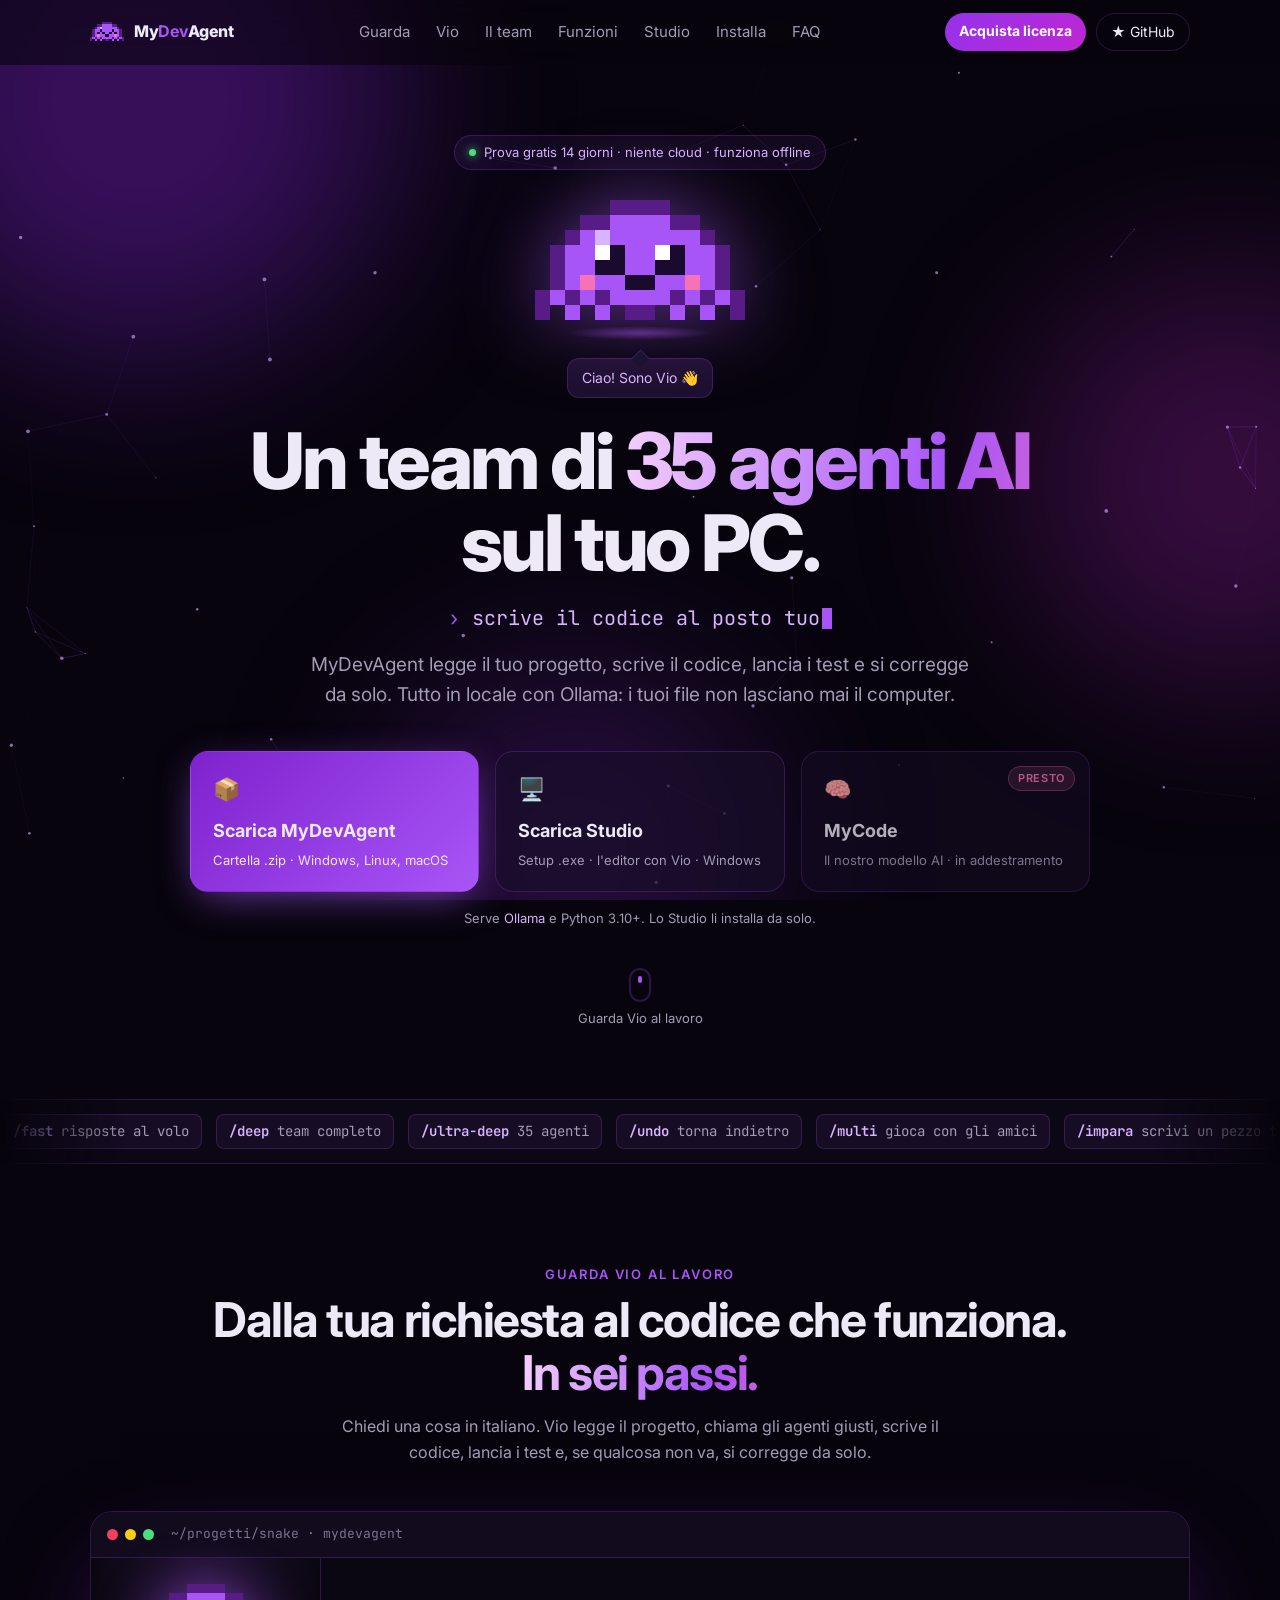
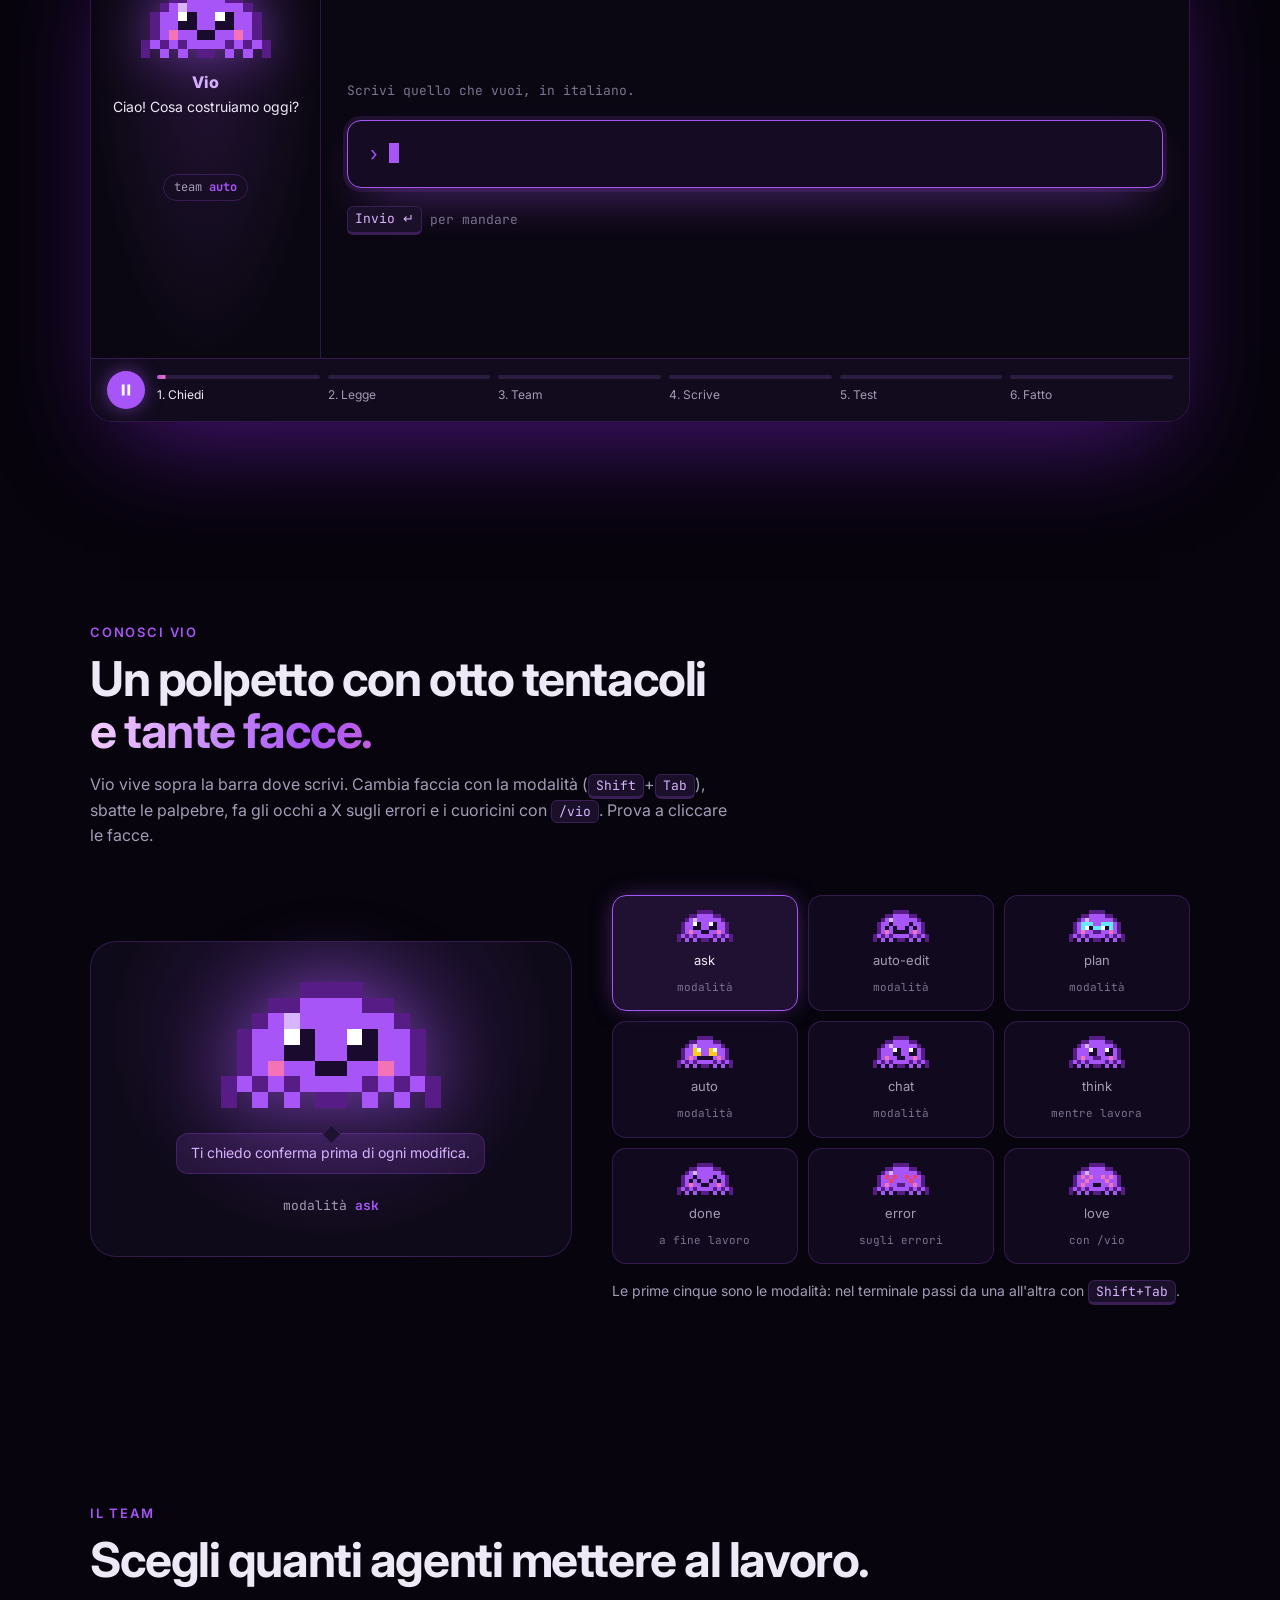
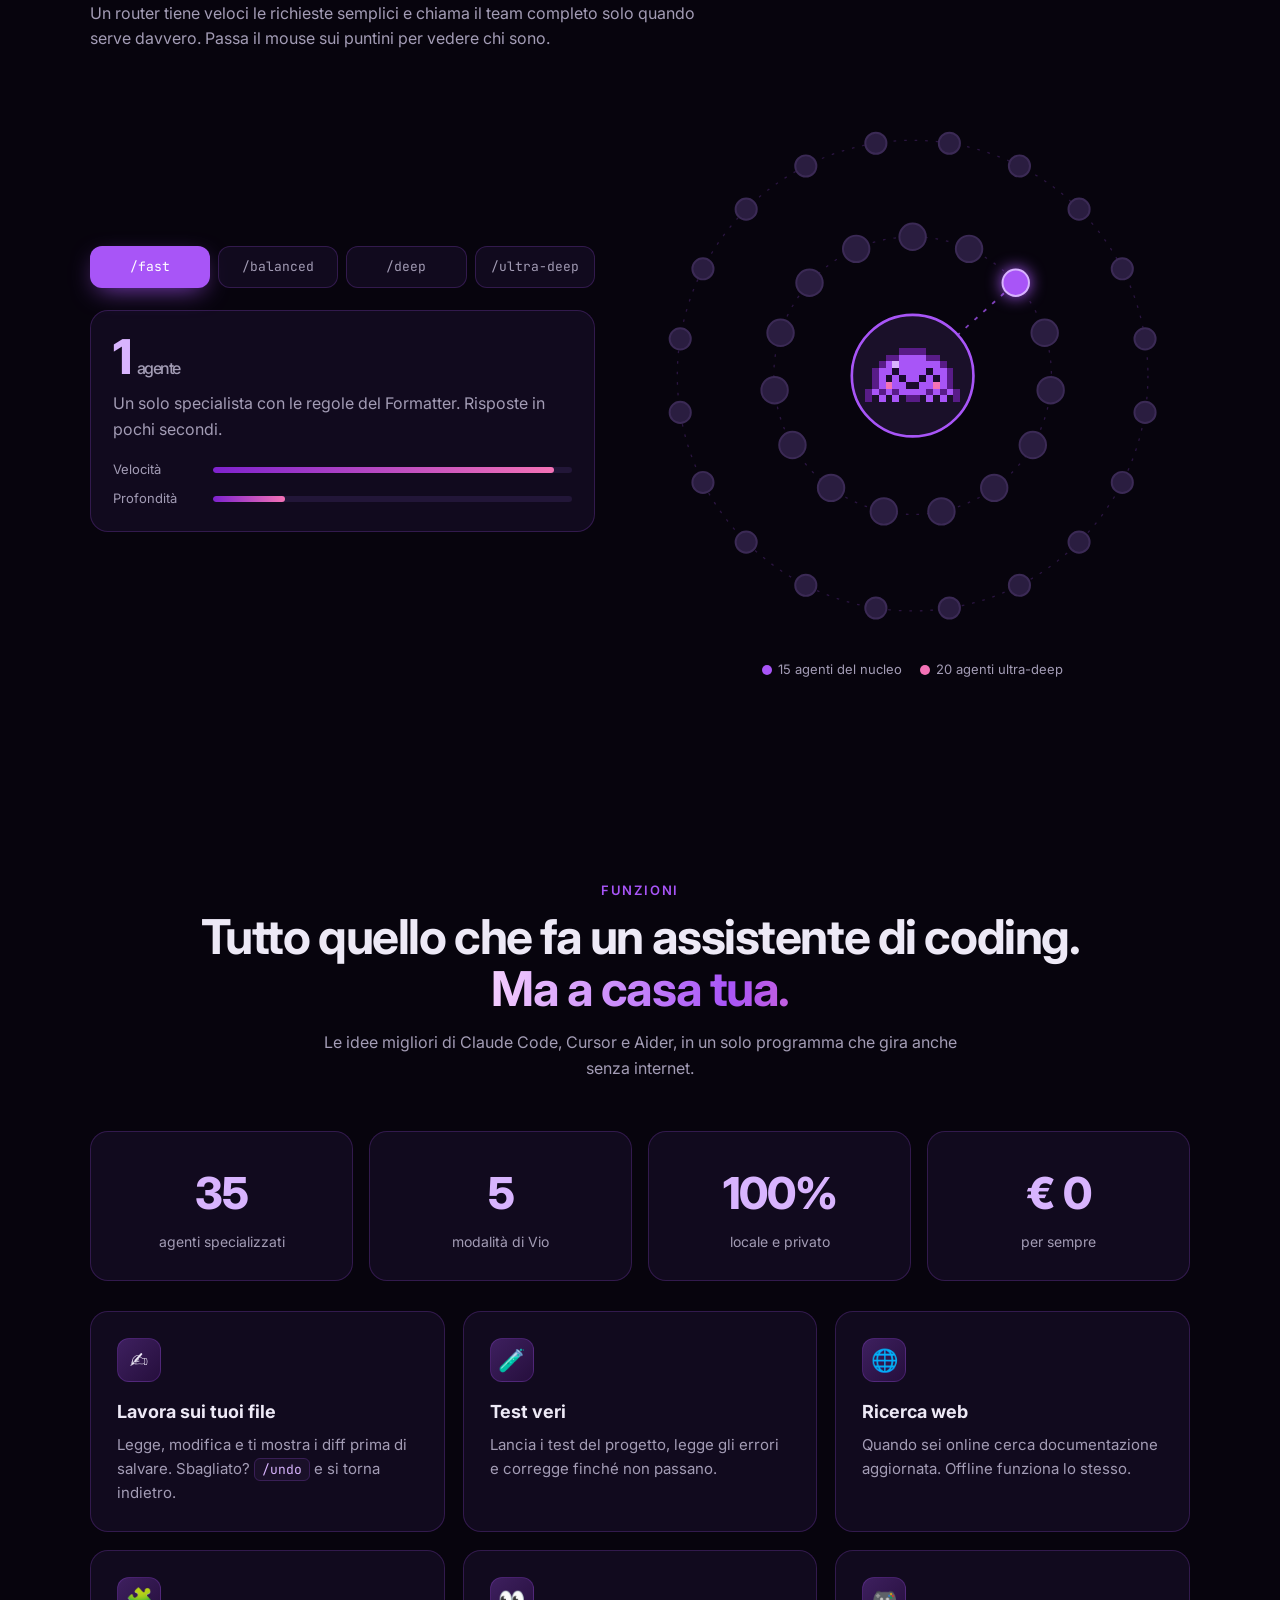
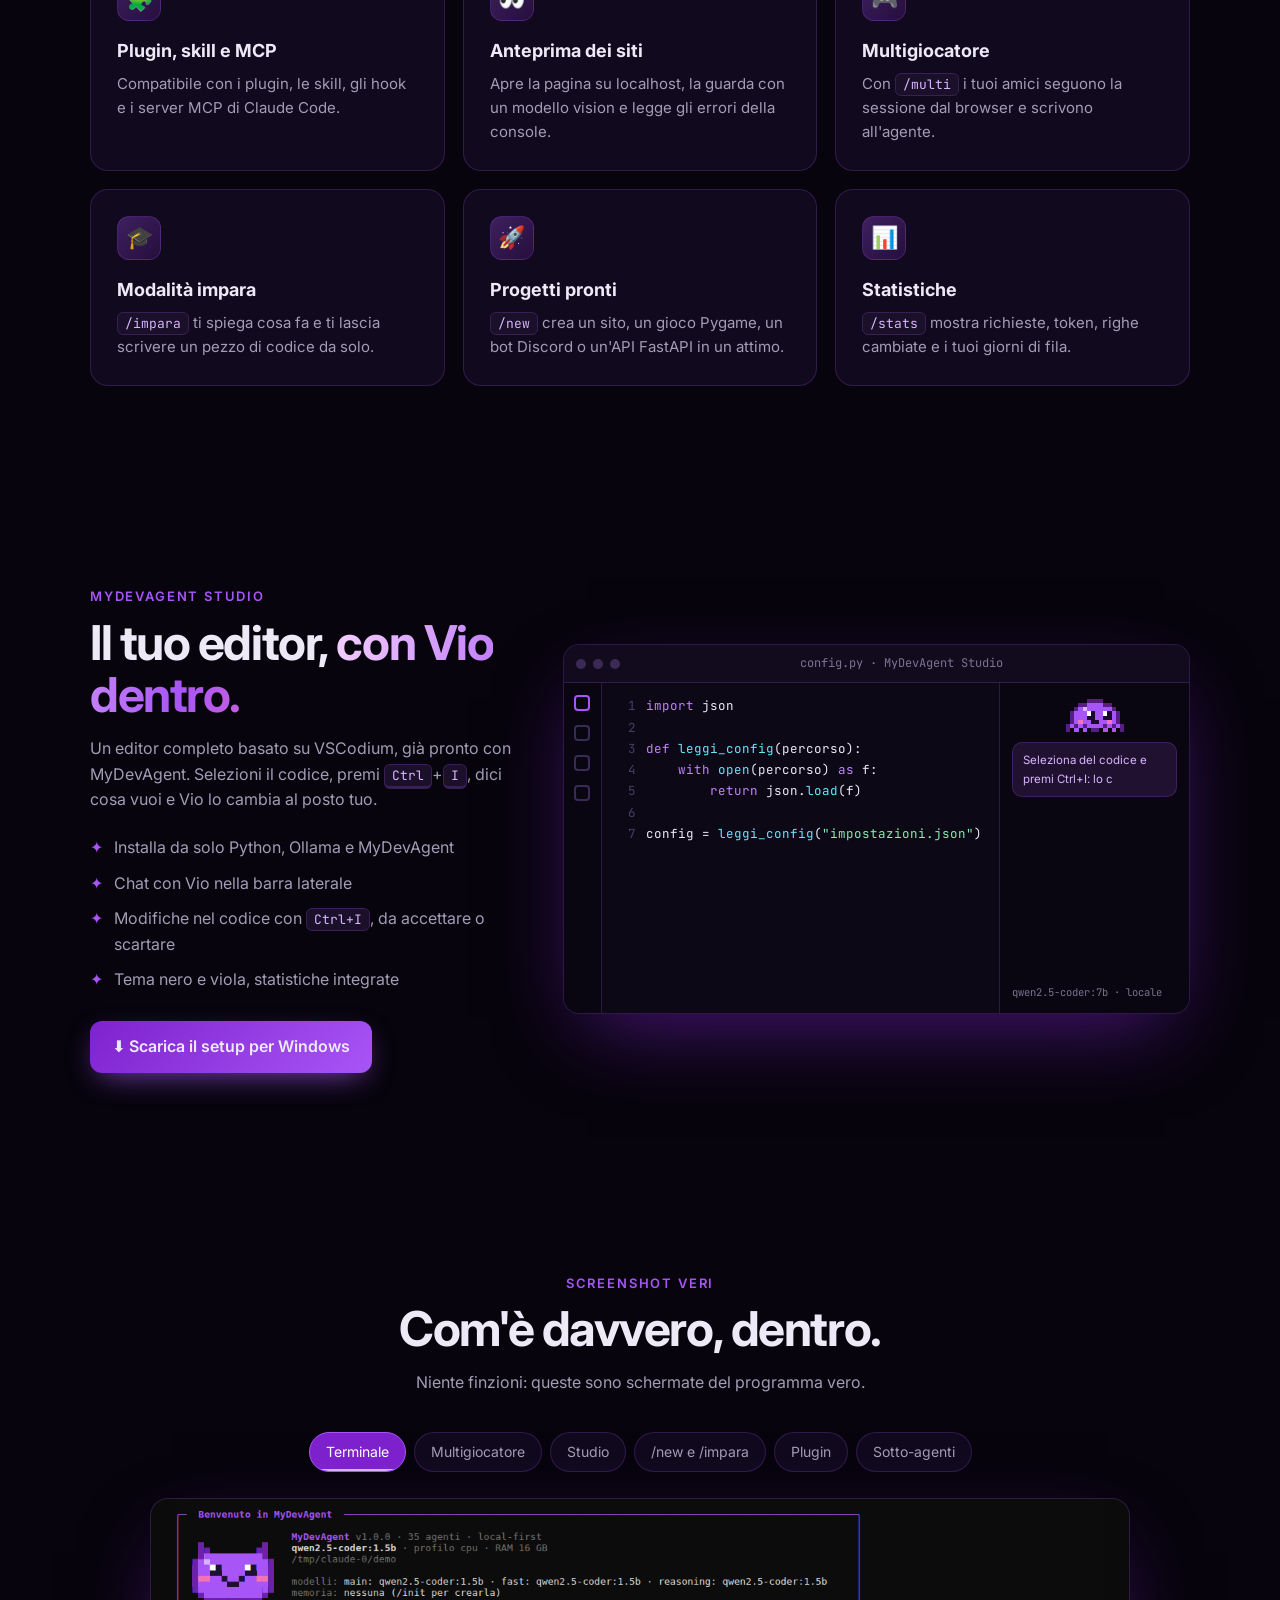
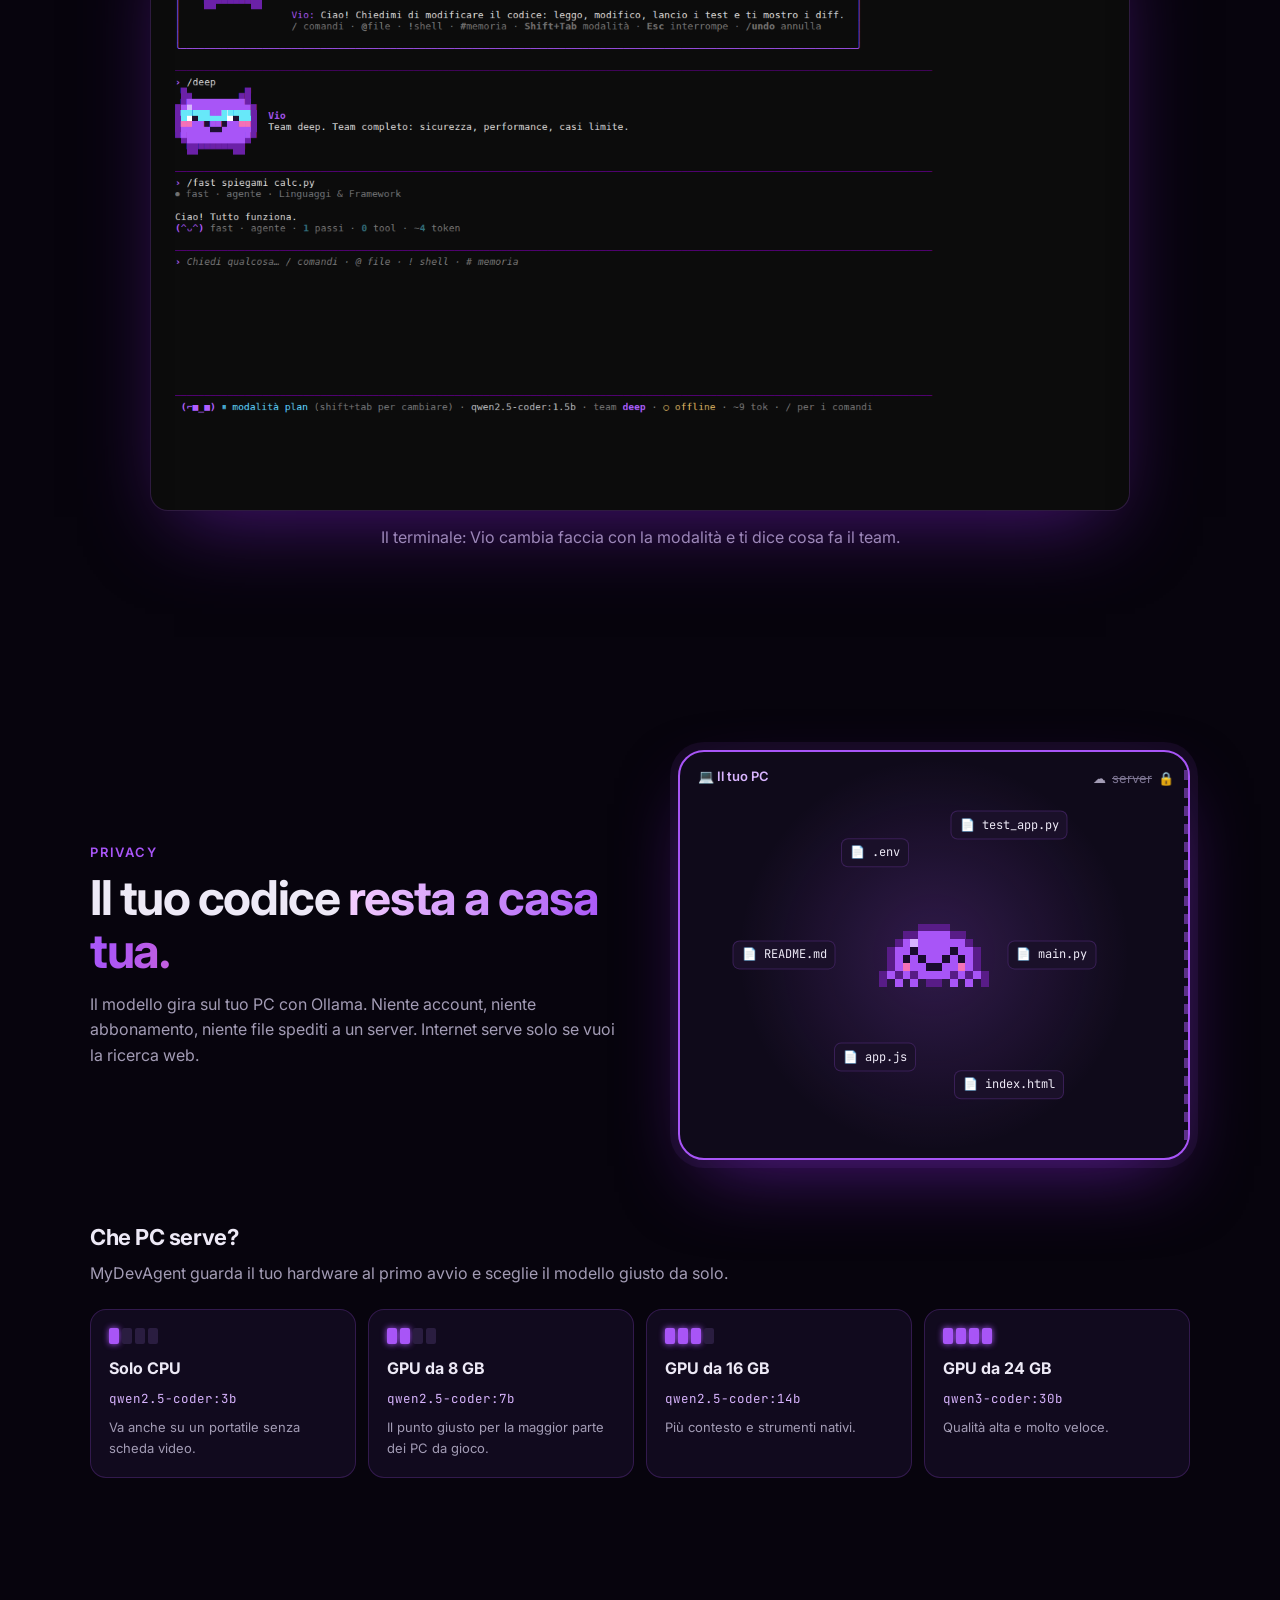
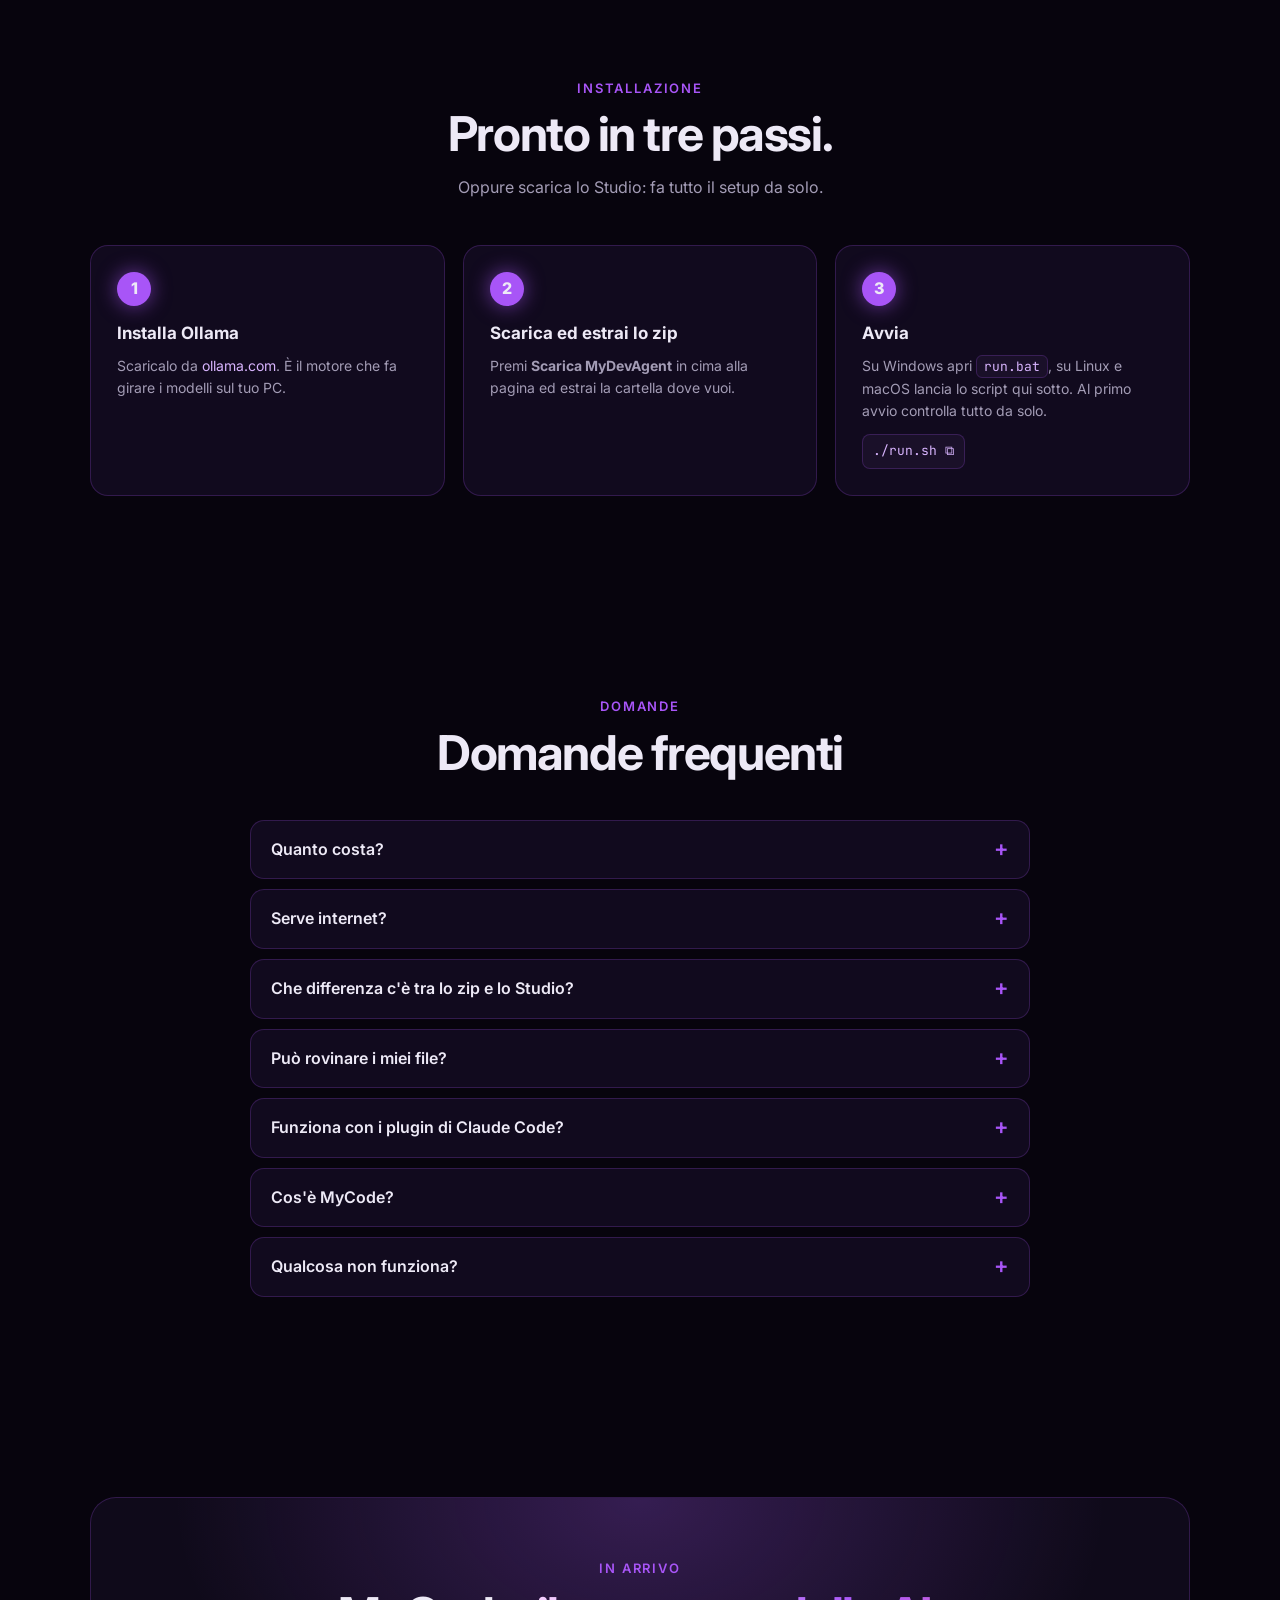
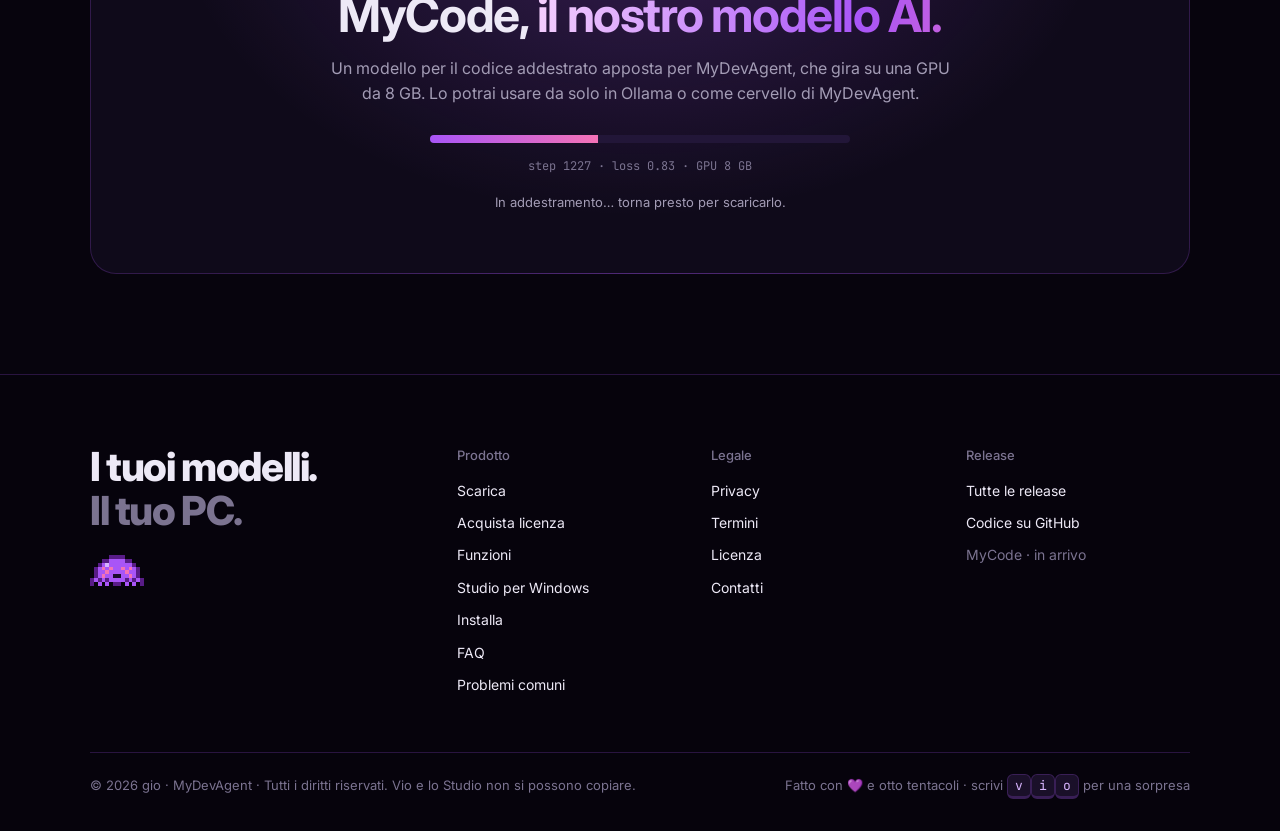
<file: index.html>
<!doctype html>
<html lang="it">
<head>
<meta charset="utf-8">
<meta name="viewport" content="width=device-width, initial-scale=1">
<title>MyDevAgent · il tuo team di agenti AI, sul tuo PC</title>
<meta name="description" content="MyDevAgent: assistente di programmazione local-first con 35 agenti specializzati e Vio, il polpetto viola. Gira offline sul tuo PC con Ollama.">
<meta property="og:title" content="MyDevAgent · 35 agenti AI sul tuo PC">
<meta property="og:description" content="Legge il tuo progetto, scrive il codice, lancia i test e si corregge da solo. Offline, sul tuo PC. Provalo gratis per 14 giorni.">
<meta name="theme-color" content="#07040d">
<meta property="og:type" content="website">
<meta property="og:site_name" content="MyDevAgent">
<meta property="og:url" content="https://mydevagent.github.io/">
<meta property="og:image" content="https://mydevagent.github.io/img/og.png?v=2">
<meta property="og:image:width" content="1200">
<meta property="og:image:height" content="630">
<meta property="og:image:alt" content="Vio, il polpetto viola, e la scritta: Un team di 35 agenti AI sul tuo PC">
<meta name="twitter:card" content="summary_large_image">
<link rel="canonical" href="https://mydevagent.github.io/">
<link rel="icon" href="data:image/svg+xml,%3Csvg xmlns='http://www.w3.org/2000/svg' viewBox='0 0 14 8' shape-rendering='crispEdges'%3E%3Crect x='4' width='6' height='1' fill='%23581c87'/%3E%3Crect x='2' y='1' width='10' height='6' fill='%23a855f7'/%3E%3Crect x='4' y='3' width='2' height='2' fill='%231a0b2e'/%3E%3Crect x='8' y='3' width='2' height='2' fill='%231a0b2e'/%3E%3Crect x='1' y='7' width='12' height='1' fill='%23581c87'/%3E%3C/svg%3E">
<link rel="preconnect" href="https://fonts.googleapis.com">
<link rel="preconnect" href="https://fonts.gstatic.com" crossorigin>
<link href="https://fonts.googleapis.com/css2?family=Inter:wght@400;500;600;800&family=JetBrains+Mono:wght@400;600&display=swap" rel="stylesheet">
<style>
  :root {
    --bg: #07040d;
    --bg2: #0f0a1a;
    --panel: #0b0712;
    --panel2: #120b1e;
    --card: rgba(24, 14, 40, .65);
    --line: rgba(168, 85, 247, .22);
    --purple: #a855f7;
    --purple-d: #7e22ce;
    --purple-dd: #581c87;
    --lilac: #d8b4fe;
    --pink: #f472b6;
    --green: #4ade80;
    --red: #f43f5e;
    --cyan: #67e8f9;
    --yellow: #facc15;
    --text: #ede9f6;
    --muted: #a39cb5;
    --dim: #7b7390;
    --radius: 18px;
  }
  * { box-sizing: border-box; margin: 0; padding: 0; }
  html { scroll-behavior: smooth; }
  body {
    background: var(--bg);
    color: var(--text);
    font-family: Inter, system-ui, sans-serif;
    line-height: 1.6;
    overflow-x: hidden;
  }
  a { color: inherit; text-decoration: none; }
  button { font: inherit; color: inherit; background: none; border: 0; cursor: pointer; }
  :focus-visible { outline: 2px solid var(--lilac); outline-offset: 3px; border-radius: 6px; }
  .mono { font-family: "JetBrains Mono", ui-monospace, monospace; }
  .wrap { max-width: 1140px; margin: 0 auto; padding: 0 20px; }
  svg.vio { display: block; overflow: visible; }

  /* sfondo: stelle collegate + bagliori */
  #sky { position: fixed; inset: 0; z-index: -1; width: 100%; height: 100%; pointer-events: none; }
  .bg { position: fixed; inset: 0; z-index: -2; overflow: hidden; pointer-events: none; }
  .blob { position: absolute; border-radius: 50%; filter: blur(90px); opacity: .4; animation: float 18s ease-in-out infinite; }
  .b1 { width: 520px; height: 520px; background: var(--purple-d); top: -160px; left: -120px; }
  .b2 { width: 420px; height: 420px; background: #c026d3; top: 30%; right: -160px; animation-delay: -6s; opacity: .25; }
  .b3 { width: 380px; height: 380px; background: var(--purple-dd); bottom: -140px; left: 30%; animation-delay: -12s; }
  @keyframes float { 0%,100% { transform: translate(0,0) scale(1); } 33% { transform: translate(60px,40px) scale(1.1); } 66% { transform: translate(-40px,70px) scale(.95); } }

  /* barra di avanzamento della pagina */
  #prog { position: fixed; top: 0; left: 0; height: 3px; width: 100%; z-index: 30; transform-origin: 0 50%; transform: scaleX(0);
    background: linear-gradient(90deg, var(--purple-d), var(--pink)); }

  /* barra in alto */
  nav {
    position: sticky; top: 0; z-index: 10;
    backdrop-filter: blur(14px); -webkit-backdrop-filter: blur(14px); background: rgba(7,4,13,.6);
    border-bottom: 1px solid transparent; transition: border-color .3s;
  }
  nav.scrolled { border-color: var(--line); }
  nav .wrap { display: flex; align-items: center; justify-content: space-between; height: 64px; gap: 16px; }
  .logo { display: flex; align-items: center; gap: 10px; font-weight: 800; letter-spacing: -.02em; }
  .logo svg { width: 34px; }
  .logo span b { color: var(--purple); }
  nav ul { display: flex; gap: 26px; list-style: none; font-size: 15px; color: var(--muted); }
  nav ul a { position: relative; transition: color .2s; }
  nav ul a::after { content: ""; position: absolute; left: 0; right: 0; bottom: -4px; height: 2px; border-radius: 2px; background: var(--purple); transform: scaleX(0); transition: transform .25s; }
  nav ul a:hover, nav ul a.on { color: var(--text); }
  nav ul a.on::after { transform: scaleX(1); }
  .gh { border: 1px solid var(--line); padding: 7px 14px; border-radius: 999px; font-size: 14px; transition: .25s; white-space: nowrap; }
  .gh:hover { border-color: var(--purple); box-shadow: 0 0 20px rgba(168,85,247,.35); }
  .navr { display: flex; gap: 10px; }
  .buy { padding: 7px 14px; border-radius: 999px; font-size: 14px; font-weight: 700; color: #fff; white-space: nowrap; background: linear-gradient(135deg, #9333ea, #c026d3); transition: .25s; }
  .buy:hover { box-shadow: 0 0 20px rgba(192,38,211,.5); }
  @media (max-width: 520px) { .gh { display: none; } }

  /* hero */
  .hero { padding: 70px 0 40px; text-align: center; }
  .pill {
    display: inline-flex; align-items: center; gap: 8px; font-size: 13px; color: var(--lilac);
    border: 1px solid var(--line); background: rgba(168,85,247,.08); padding: 6px 14px; border-radius: 999px;
  }
  .pill i { width: 7px; height: 7px; border-radius: 50%; background: var(--green); box-shadow: 0 0 10px var(--green); animation: pulse 2s infinite; }
  @keyframes pulse { 50% { opacity: .35; } }
  .vio-stage { position: relative; width: 210px; margin: 30px auto 8px; }
  .vio-hero { width: 210px; filter: drop-shadow(0 0 40px rgba(168,85,247,.55)); animation: bob 3.2s ease-in-out infinite; cursor: pointer; }
  .vio-shadow { width: 150px; height: 14px; margin: 6px auto 0; border-radius: 50%; background: radial-gradient(rgba(168,85,247,.45), transparent 70%); animation: shadow 3.2s ease-in-out infinite; }
  @keyframes bob { 50% { transform: translateY(-12px); } }
  @keyframes shadow { 50% { transform: scaleX(.8); opacity: .6; } }
  .px-in rect { animation: pxIn .9s cubic-bezier(.2,.9,.3,1.2) both; animation-delay: var(--d); }
  @keyframes pxIn { from { transform: translate(var(--dx), var(--dy)); opacity: 0; } }
  .bubble {
    position: relative; display: inline-block; font-size: 14px; padding: 8px 14px; border-radius: 12px; margin: 10px 0 22px;
    background: rgba(168,85,247,.14); border: 1px solid var(--line); color: var(--lilac); min-height: 40px;
  }
  .bubble::before { content: ""; position: absolute; top: -7px; left: 50%; width: 12px; height: 12px; margin-left: -6px; transform: rotate(45deg);
    background: #1d1230; border-left: 1px solid var(--line); border-top: 1px solid var(--line); }
  .hearts { position: absolute; inset: 0; pointer-events: none; }
  .heart { position: absolute; left: 50%; top: 30%; width: 14px; animation: heartUp 1.3s ease-out forwards; }
  @keyframes heartUp { to { transform: translate(var(--x), -120px) scale(1.4); opacity: 0; } }
  h1 { font-size: clamp(40px, 7vw, 78px); line-height: 1.05; letter-spacing: -.04em; font-weight: 800; }
  .grad {
    background: linear-gradient(100deg, #f5d0fe, var(--purple) 40%, var(--pink) 70%, var(--purple));
    background-size: 200% auto; -webkit-background-clip: text; background-clip: text; color: transparent;
    animation: shine 6s linear infinite;
  }
  @keyframes shine { to { background-position: 200% center; } }
  .rot { margin-top: 18px; font-size: clamp(15px, 2.4vw, 20px); color: var(--lilac); min-height: 1.6em; }
  .rot .p { color: var(--purple); }
  .caret { display: inline-block; width: .5em; height: 1.05em; background: var(--purple); vertical-align: -.18em; margin-left: 2px; animation: pulse 1s steps(1) infinite; }
  .lead { max-width: 680px; margin: 16px auto 0; font-size: clamp(16px, 2.2vw, 19px); color: var(--muted); }

  /* bottoni di download */
  .downloads { scroll-margin-top: 90px; display: grid; grid-template-columns: repeat(3, 1fr); gap: 16px; max-width: 900px; margin: 40px auto 0; }
  .dl {
    position: relative; display: flex; flex-direction: column; align-items: flex-start; gap: 4px; text-align: left;
    padding: 20px 22px; border-radius: var(--radius); border: 1px solid var(--line); background: var(--card);
    transition: transform .25s, box-shadow .25s, border-color .25s; overflow: hidden;
  }
  .dl .ic { font-size: 22px; margin-bottom: 6px; }
  .dl strong { font-size: 18px; }
  .dl small { color: var(--muted); font-size: 13px; }
  .dl::after {
    content: ""; position: absolute; inset: 0; background: linear-gradient(120deg, transparent 30%, rgba(255,255,255,.12) 50%, transparent 70%);
    transform: translateX(-100%); transition: transform .7s;
  }
  .dl:hover::after { transform: translateX(100%); }
  .dl:hover { transform: translateY(-4px); border-color: var(--purple); box-shadow: 0 18px 50px -12px rgba(168,85,247,.55); }
  .dl.main { background: linear-gradient(135deg, var(--purple-d), var(--purple)); border-color: transparent; box-shadow: 0 10px 40px -10px rgba(168,85,247,.7); }
  .dl.main small { color: #f3e8ff; }
  .dl.soon { cursor: not-allowed; opacity: .75; }
  .dl.soon:hover { transform: none; box-shadow: none; border-color: var(--line); }
  .tag {
    position: absolute; top: 14px; right: 14px; font-size: 11px; font-weight: 600; letter-spacing: .06em; text-transform: uppercase;
    padding: 3px 9px; border-radius: 999px; background: rgba(244,114,182,.15); color: var(--pink); border: 1px solid rgba(244,114,182,.35);
  }
  .note { margin-top: 16px; font-size: 13px; color: var(--muted); }
  .note a { color: var(--lilac); }
  .scroll-hint { display: inline-flex; flex-direction: column; align-items: center; gap: 6px; margin-top: 40px; color: var(--muted); font-size: 13px; }
  .scroll-hint i { width: 22px; height: 34px; border: 2px solid var(--line); border-radius: 12px; position: relative; }
  .scroll-hint i::after { content: ""; position: absolute; left: 50%; top: 6px; width: 4px; height: 7px; margin-left: -2px; border-radius: 2px; background: var(--purple); animation: wheel 1.6s infinite; }
  @keyframes wheel { to { transform: translateY(10px); opacity: 0; } }

  /* nastro dei comandi */
  .marquee { border-block: 1px solid var(--line); background: rgba(15,10,26,.6); overflow: hidden; padding: 14px 0; margin-top: 30px;
    mask-image: linear-gradient(90deg, transparent, #000 10%, #000 90%, transparent); -webkit-mask-image: linear-gradient(90deg, transparent, #000 10%, #000 90%, transparent); }
  .track { display: flex; gap: 14px; width: max-content; animation: slide 40s linear infinite; }
  .marquee:hover .track { animation-play-state: paused; }
  .track span { font-family: "JetBrains Mono", monospace; font-size: 14px; white-space: nowrap; padding: 5px 12px; border-radius: 8px; border: 1px solid var(--line); background: rgba(168,85,247,.07); color: var(--muted); }
  .track span b { color: var(--lilac); font-weight: 600; }
  @keyframes slide { to { transform: translateX(-50%); } }

  /* sezioni */
  section { padding: 100px 0; scroll-margin-top: 50px; }
  .kicker { color: var(--purple); font-size: 13px; font-weight: 600; letter-spacing: .14em; text-transform: uppercase; }
  h2 { font-size: clamp(30px, 4.5vw, 48px); letter-spacing: -.03em; line-height: 1.1; margin: 10px 0 14px; }
  .sub { color: var(--muted); max-width: 640px; }
  .center { text-align: center; } .center .sub { margin: 0 auto; }
  code, kbd { font-family: "JetBrains Mono", monospace; font-size: 13px; background: #1a1029; border: 1px solid var(--line); padding: 2px 7px; border-radius: 6px; color: var(--lilac); }
  kbd { border-bottom-width: 3px; }

  /* ====== clip: Vio al lavoro ====== */
  .player { margin-top: 46px; border-radius: 22px; border: 1px solid var(--line); background: var(--panel); overflow: hidden;
    box-shadow: 0 40px 100px -30px rgba(126,34,206,.6); }
  .p-top { display: flex; align-items: center; gap: 7px; padding: 12px 16px; background: var(--panel2); border-bottom: 1px solid var(--line); font-size: 13px; color: var(--dim); }
  .p-top i { width: 11px; height: 11px; border-radius: 50%; background: #3b2a55; }
  .p-top i:nth-child(1) { background: var(--red); } .p-top i:nth-child(2) { background: var(--yellow); } .p-top i:nth-child(3) { background: var(--green); }
  .p-top span { margin-left: 10px; }
  .p-body { display: grid; grid-template-columns: 230px 1fr; min-height: 400px; }
  .p-side { border-right: 1px solid var(--line); padding: 26px 20px; display: flex; flex-direction: column; align-items: center; gap: 12px; text-align: center;
    background: radial-gradient(ellipse at 50% 20%, rgba(168,85,247,.16), transparent 70%); }
  .p-side .vio { width: 130px; filter: drop-shadow(0 0 24px rgba(168,85,247,.5)); animation: bob 3.2s ease-in-out infinite; }
  .p-name { font-weight: 800; color: var(--lilac); }
  .p-say { font-size: 14px; color: var(--text); min-height: 66px; }
  .p-chip { font-family: "JetBrains Mono", monospace; font-size: 12px; padding: 3px 10px; border-radius: 999px; border: 1px solid var(--line); color: var(--muted); }
  .p-chip b { color: var(--purple); }
  .stage { position: relative; min-height: 400px; overflow: hidden; font-family: "JetBrains Mono", monospace; font-size: 14px; }
  .stage.paused *, .stage.paused *::before, .stage.paused *::after { animation-play-state: paused !important; }
  .scene { position: absolute; inset: 0; padding: 26px; animation: sceneIn .5s ease both; }
  @keyframes sceneIn { from { opacity: 0; transform: translateY(14px); } }
  .p-ctrl { display: flex; align-items: center; gap: 12px; padding: 12px 16px; border-top: 1px solid var(--line); background: var(--panel2); }
  .play { width: 38px; height: 38px; flex: none; border-radius: 50%; display: grid; place-items: center; background: var(--purple); box-shadow: 0 0 18px rgba(168,85,247,.5); transition: transform .2s; }
  .play:hover { transform: scale(1.08); }
  .play svg { width: 14px; height: 14px; fill: #fff; }
  .chaps { flex: 1; display: grid; grid-template-columns: repeat(6, 1fr); gap: 8px; }
  .chap { text-align: left; font-size: 12px; color: var(--muted); padding: 2px 0; }
  .chap .bar { display: block; height: 4px; border-radius: 4px; background: #2a1d40; overflow: hidden; margin-bottom: 6px; }
  .chap .bar i { display: block; height: 100%; width: 100%; transform-origin: 0 50%; transform: scaleX(0); background: linear-gradient(90deg, var(--purple), var(--pink)); }
  .chap.on { color: var(--text); }
  .chap:hover { color: var(--lilac); }

  /* scena: chiedi */
  .ask { height: 100%; display: flex; flex-direction: column; justify-content: center; gap: 18px; }
  .ask-hint { color: var(--dim); font-size: 13px; }
  .ask-box { font-size: clamp(15px, 2vw, 19px); padding: 18px 20px; border-radius: 14px; border: 1px solid var(--purple); background: #150c24;
    box-shadow: 0 0 0 4px rgba(168,85,247,.12), 0 20px 50px -20px rgba(168,85,247,.6); min-height: 66px; }
  .ask-box .p { color: var(--purple); margin-right: 8px; }
  .ask-keys { display: flex; gap: 8px; align-items: center; color: var(--dim); font-size: 13px; }
  .press { animation: press .35s ease; }
  @keyframes press { 50% { transform: translateY(3px) scale(.94); background: var(--purple); color: #fff; } }
  .sent { animation: sent .6s ease forwards; }
  @keyframes sent { to { transform: translateY(-30px); opacity: .0; } }

  /* scena: legge */
  .read { display: grid; grid-template-columns: 1fr 1.25fr; gap: 22px; height: 100%; }
  .pane { border: 1px solid var(--line); border-radius: 12px; background: rgba(15,10,26,.8); padding: 14px; overflow: hidden; }
  .pane h4 { font-family: Inter, sans-serif; font-size: 12px; letter-spacing: .12em; text-transform: uppercase; color: var(--dim); margin-bottom: 10px; }
  .tree { list-style: none; display: grid; gap: 3px; font-size: 13px; }
  .tree li { padding: 4px 8px; border-radius: 6px; color: var(--muted); transition: background .25s, color .25s; }
  .tree li.scan { background: rgba(168,85,247,.22); color: var(--text); }
  .tree li.ok::after { content: " ✓"; color: var(--green); }
  .plan { list-style: none; display: grid; gap: 10px; font-size: 13px; }
  .plan li { display: flex; gap: 10px; opacity: 0; transform: translateX(14px); transition: .45s; }
  .plan li.in { opacity: 1; transform: none; }
  .plan li b { color: var(--lilac); font-weight: 600; }
  .plan li::before { content: attr(data-n); flex: none; width: 22px; height: 22px; border-radius: 50%; display: grid; place-items: center; background: var(--purple-dd); color: #fff; font-size: 11px; }
  .scanbar { position: absolute; left: 26px; right: 26px; height: 2px; background: linear-gradient(90deg, transparent, var(--purple), transparent); top: 26px; animation: scanY 1.6s ease-in-out infinite; opacity: .6; }
  @keyframes scanY { 50% { top: calc(100% - 28px); } }

  /* scena: team */
  .net { width: 100%; height: 100%; }
  .net .ln { stroke: var(--purple); stroke-width: 2; opacity: .5; transition: stroke-dashoffset .7s ease; }
  .net .fl { stroke: var(--lilac); stroke-width: 2.5; stroke-dasharray: 3 14; opacity: 0; transition: opacity .3s; animation: flow 1s linear infinite; }
  .net .fl.on { opacity: .9; }
  @keyframes flow { to { stroke-dashoffset: -17; } }
  .net .nd { opacity: 0; transform: scale(.4); transform-box: fill-box; transform-origin: center; transition: .45s cubic-bezier(.2,.9,.3,1.4); }
  .net .nd.on { opacity: 1; transform: none; }
  .net rect.box { fill: #1a1029; stroke: var(--purple); stroke-width: 1.5; }
  .net text { fill: var(--text); font-family: Inter, sans-serif; font-size: 15px; font-weight: 600; text-anchor: middle; dominant-baseline: central; }
  .net text.ic { font-size: 16px; }
  .net .router { fill: var(--muted); font-family: "JetBrains Mono", monospace; font-size: 14px; font-weight: 400; }
  .net .router tspan.m { fill: var(--pink); font-weight: 600; }
  .net .core { fill: #1a1029; stroke: var(--purple); stroke-width: 2; }
  .net .halo { fill: none; stroke: var(--purple); opacity: .5; transform-box: fill-box; transform-origin: center; animation: halo 2s ease-out infinite; }
  @keyframes halo { from { transform: scale(1); opacity: .6; } to { transform: scale(1.7); opacity: 0; } }

  /* scena: scrive */
  .ed { height: 100%; border: 1px solid var(--line); border-radius: 12px; overflow: hidden; background: rgba(12,7,20,.9); display: flex; flex-direction: column; }
  .tabs { display: flex; background: var(--panel2); border-bottom: 1px solid var(--line); font-size: 12px; }
  .tabs span { padding: 8px 14px; color: var(--dim); border-right: 1px solid var(--line); transition: .3s; }
  .tabs span.on { color: var(--text); background: rgba(12,7,20,.9); box-shadow: inset 0 2px var(--purple); }
  .tabs span.ok::after { content: " ✓"; color: var(--green); }
  .tabs em { margin-left: auto; padding: 8px 14px; font-style: normal; color: var(--green); }
  .code { padding: 10px 0; font-size: 13px; line-height: 1.65; overflow: hidden; flex: 1; }
  .code .l { display: block; white-space: pre; padding: 0 14px 0 0; opacity: 0; transform: translateX(-8px); transition: .25s; }
  .code .l::before { content: attr(data-g); display: inline-block; width: 42px; padding-right: 12px; text-align: right; color: #4a3d63; }
  .code .l.in { opacity: 1; transform: none; }
  .code .l.add { background: rgba(74,222,128,.09); }
  .code .l.add::before { content: "+"; color: var(--green); }
  .code .l.del { background: rgba(244,63,94,.12); text-decoration: line-through; text-decoration-color: rgba(244,63,94,.5); }
  .code .l.del::before { content: "-"; color: var(--red); }
  .k { color: #c084fc; } .s { color: #86efac; } .f { color: var(--cyan); } .n { color: #fbbf24; } .cm { color: var(--dim); }

  /* scena: test */
  .tt { height: 100%; border: 1px solid var(--line); border-radius: 12px; background: rgba(12,7,20,.9); padding: 16px 18px; font-size: 13.5px; line-height: 1.75; overflow: hidden; }
  .tt div { white-space: pre-wrap; animation: sceneIn .3s ease both; }
  .tt .p { color: var(--purple); } .tt .ok { color: var(--green); } .tt .err { color: var(--red); } .tt .d { color: var(--dim); } .tt .c { color: var(--cyan); }
  .tt .v { color: var(--lilac); font-weight: 600; }
  .dots i { font-style: normal; color: var(--green); } .dots i.x { color: var(--red); }
  .shake { animation: shake .45s ease; }
  @keyframes shake { 20%, 60% { transform: translateX(-6px); } 40%, 80% { transform: translateX(6px); } }

  /* scena: fatto */
  .fin { height: 100%; display: flex; flex-direction: column; justify-content: center; align-items: center; gap: 20px; text-align: center; }
  .fin h3 { font-family: Inter, sans-serif; font-size: clamp(26px, 4vw, 38px); letter-spacing: -.03em; }
  .kpis { display: grid; grid-template-columns: repeat(4, 1fr); gap: 10px; width: 100%; max-width: 560px; }
  .kpi { border: 1px solid var(--line); border-radius: 12px; padding: 12px 6px; background: rgba(24,14,40,.8); opacity: 0; transform: translateY(12px); transition: .4s; }
  .kpi.in { opacity: 1; transform: none; }
  .kpi b { display: block; font-family: Inter, sans-serif; font-size: 24px; color: var(--lilac); }
  .kpi span { font-size: 11px; color: var(--muted); }
  .fake-btns { display: flex; gap: 10px; flex-wrap: wrap; justify-content: center; font-size: 13px; }
  .fake-btns span { padding: 8px 14px; border-radius: 10px; border: 1px solid var(--line); }
  .fake-btns span:first-child { background: var(--purple); border-color: transparent; }
  .conf { position: absolute; left: 50%; top: 45%; width: 8px; height: 8px; pointer-events: none; animation: conf 1.5s cubic-bezier(.1,.7,.3,1) forwards; }
  @keyframes conf { to { transform: translate(var(--x), var(--y)) rotate(var(--r)); opacity: 0; } }

  /* ====== facce di Vio ====== */
  .faces { display: grid; grid-template-columns: 1fr 1.2fr; gap: 40px; align-items: center; margin-top: 46px; }
  .face-big { text-align: center; padding: 40px 20px; border-radius: 26px; border: 1px solid var(--line);
    background: radial-gradient(ellipse at 50% 30%, rgba(168,85,247,.22), transparent 65%), var(--bg2); }
  .face-big .vio { width: 220px; margin: 0 auto; filter: drop-shadow(0 0 36px rgba(168,85,247,.55)); animation: bob 3.2s ease-in-out infinite; }
  .face-big .bubble { margin-top: 26px; min-width: 60%; }
  .face-big .fname { font-family: "JetBrains Mono", monospace; font-size: 13px; color: var(--muted); }
  .face-big .fname b { color: var(--purple); }
  .face-list { display: grid; grid-template-columns: repeat(3, 1fr); gap: 10px; }
  .face { display: flex; flex-direction: column; align-items: center; gap: 8px; padding: 14px 8px; border-radius: 14px; border: 1px solid var(--line); background: var(--card); font-size: 13px; color: var(--muted); transition: .2s; }
  .face .vio { width: 56px; }
  .face:hover { border-color: rgba(168,85,247,.6); color: var(--text); transform: translateY(-2px); }
  .face.on { border-color: var(--purple); color: var(--text); background: rgba(168,85,247,.16); box-shadow: 0 0 24px -6px rgba(168,85,247,.6); }
  .face small { font-family: "JetBrains Mono", monospace; font-size: 11px; color: var(--dim); }
  .kbd-flash { animation: press .4s ease; }
  .face-tip { margin-top: 16px; font-size: 14px; color: var(--muted); }

  /* ====== team ====== */
  .team { display: grid; grid-template-columns: 1fr 1.1fr; gap: 40px; align-items: center; margin-top: 46px; }
  .mode-btns { display: grid; grid-template-columns: repeat(4, 1fr); gap: 8px; }
  .mode-btn { padding: 10px 6px; border-radius: 12px; border: 1px solid var(--line); background: var(--card); font-family: "JetBrains Mono", monospace; font-size: 13px; color: var(--muted); transition: .2s; }
  .mode-btn:hover { color: var(--text); border-color: rgba(168,85,247,.6); }
  .mode-btn.on { background: var(--purple); color: #fff; border-color: transparent; box-shadow: 0 8px 26px -8px rgba(168,85,247,.8); }
  .mode-info { margin-top: 22px; padding: 22px; border-radius: var(--radius); border: 1px solid var(--line); background: var(--card); }
  .mode-info .count { font-size: 48px; font-weight: 800; letter-spacing: -.03em; line-height: 1; color: var(--lilac); }
  .mode-info .count small { font-size: 16px; font-weight: 500; color: var(--muted); margin-left: 6px; }
  .mode-info p { color: var(--muted); margin: 10px 0 16px; min-height: 52px; }
  .meter { display: grid; grid-template-columns: 90px 1fr; align-items: center; gap: 10px; font-size: 13px; color: var(--muted); margin-top: 8px; }
  .meter span { height: 6px; border-radius: 6px; background: #221638; overflow: hidden; }
  .meter i { display: block; height: 100%; border-radius: 6px; background: linear-gradient(90deg, var(--purple-d), var(--pink)); transition: width .8s cubic-bezier(.2,.8,.2,1); }
  .constel { position: relative; }
  .constel > svg { width: 100%; height: auto; display: block; }
  .constel .spoke { stroke: var(--purple); stroke-width: 1.4; stroke-dasharray: 3 6; opacity: 0; transition: opacity .4s; animation: flow 1.2s linear infinite; }
  .constel .spoke.on { opacity: .75; }
  .constel .ring { fill: none; stroke: var(--line); stroke-dasharray: 2 6; }
  .constel .dot { fill: #2a1d40; stroke: #3b2a55; stroke-width: 1.5; transition: fill .4s, stroke .4s, r .4s; cursor: pointer; }
  .constel .dot.on { fill: var(--purple); stroke: var(--lilac); filter: drop-shadow(0 0 6px var(--purple)); }
  .constel .dot.ultra.on { fill: var(--pink); stroke: #fbcfe8; filter: drop-shadow(0 0 6px var(--pink)); }
  .tip { position: absolute; pointer-events: none; transform: translate(-50%, -140%); padding: 5px 10px; border-radius: 8px; font-size: 12px; white-space: nowrap;
    background: #1d1230; border: 1px solid var(--purple); opacity: 0; transition: opacity .15s; }
  .tip.show { opacity: 1; }
  .legend { display: flex; gap: 18px; justify-content: center; font-size: 13px; color: var(--muted); margin-top: 6px; }
  .legend i { display: inline-block; width: 10px; height: 10px; border-radius: 50%; margin-right: 6px; vertical-align: -1px; }

  /* ====== funzioni ====== */
  .stats { display: grid; grid-template-columns: repeat(4, 1fr); gap: 16px; margin-top: 50px; }
  .stat { text-align: center; padding: 26px 10px; border-radius: var(--radius); border: 1px solid var(--line); background: var(--card); }
  .stat b { display: block; font-size: 44px; font-weight: 800; letter-spacing: -.03em; color: var(--lilac); }
  .stat span { color: var(--muted); font-size: 14px; }
  .grid { display: grid; grid-template-columns: repeat(3, 1fr); gap: 18px; margin-top: 30px; }
  .card {
    position: relative; padding: 26px; border-radius: var(--radius); background: var(--card); border: 1px solid var(--line);
    transition: transform .3s, border-color .3s; transform-style: preserve-3d;
  }
  .card::before {
    content: ""; position: absolute; inset: 0; border-radius: inherit; opacity: 0; transition: opacity .3s; pointer-events: none;
    background: radial-gradient(400px circle at var(--mx, 50%) var(--my, 50%), rgba(168,85,247,.18), transparent 60%);
  }
  .card:hover { border-color: rgba(168,85,247,.5); }
  .card:hover::before { opacity: 1; }
  .card .ic {
    width: 44px; height: 44px; border-radius: 12px; display: grid; place-items: center; font-size: 22px; margin-bottom: 16px;
    background: linear-gradient(135deg, rgba(168,85,247,.3), rgba(88,28,135,.3)); border: 1px solid var(--line); transition: transform .4s;
  }
  .card:hover .ic { transform: rotate(-8deg) scale(1.1); }
  .card h3 { font-size: 18px; margin-bottom: 6px; }
  .card p { color: var(--muted); font-size: 15px; }

  /* ====== studio ====== */
  .studio { display: grid; grid-template-columns: .85fr 1.25fr; gap: 46px; align-items: center; }
  .studio ul { list-style: none; margin: 22px 0 28px; display: grid; gap: 10px; }
  .studio li { position: relative; padding-left: 24px; color: var(--muted); }
  .studio li::before { content: "✦"; position: absolute; left: 0; color: var(--purple); }
  .btn {
    display: inline-flex; align-items: center; gap: 8px; padding: 13px 22px; border-radius: 12px; font-weight: 600;
    background: linear-gradient(135deg, var(--purple-d), var(--purple)); box-shadow: 0 10px 30px -10px rgba(168,85,247,.8); transition: transform .2s;
  }
  .btn:hover { transform: translateY(-2px); }
  .sw { border-radius: 16px; overflow: hidden; border: 1px solid var(--line); background: #0d0816; box-shadow: 0 30px 80px -24px rgba(126,34,206,.6); font-family: "JetBrains Mono", monospace; }
  .sw-top { display: flex; align-items: center; gap: 7px; padding: 9px 12px; background: var(--panel2); border-bottom: 1px solid var(--line); font-size: 12px; color: var(--dim); }
  .sw-top i { width: 10px; height: 10px; border-radius: 50%; background: #3b2a55; }
  .sw-top span { margin: 0 auto; }
  .sw-body { display: grid; grid-template-columns: 38px 1fr 190px; height: 330px; }
  .sw-act { background: #0a0611; border-right: 1px solid var(--line); display: flex; flex-direction: column; align-items: center; gap: 14px; padding-top: 12px; }
  .sw-act i { width: 16px; height: 16px; border-radius: 4px; border: 2px solid #3b2a55; }
  .sw-act i.on { border-color: var(--purple); }
  .sw-ed { position: relative; padding: 12px 0; font-size: 12.5px; line-height: 1.7; overflow: hidden; }
  .sw-ed .l { display: block; white-space: pre; padding-right: 10px; transition: background .3s; }
  .sw-ed .l::before { content: attr(data-g); display: inline-block; width: 34px; padding-right: 10px; text-align: right; color: #4a3d63; }
  .sw-ed .l.sel { background: rgba(168,85,247,.25); }
  .sw-ed .l.add { background: rgba(74,222,128,.1); animation: sceneIn .3s both; }
  .sw-ed .l.add::before { content: "+"; color: var(--green); }
  .sw-ed .l.del { background: rgba(244,63,94,.13); }
  .sw-ed .l.del::before { content: "-"; color: var(--red); }
  .inl { margin: 4px 10px 4px 34px; padding: 8px 10px; border-radius: 8px; border: 1px solid var(--purple); background: #1a1029; font-size: 12px; box-shadow: 0 10px 30px -10px rgba(168,85,247,.7); animation: sceneIn .3s both; }
  .inl .p { color: var(--purple); }
  .inl .acts { display: flex; gap: 8px; margin-top: 8px; }
  .inl .acts span { padding: 3px 9px; border-radius: 6px; border: 1px solid var(--line); color: var(--muted); }
  .inl .acts span.ok { background: var(--purple); color: #fff; border-color: transparent; }
  .keys { position: absolute; right: 14px; top: 12px; display: flex; gap: 6px; opacity: 0; transition: opacity .2s; }
  .keys.on { opacity: 1; }
  .keys kbd { font-size: 13px; padding: 4px 9px; }
  .sw-chat { border-left: 1px solid var(--line); background: #0a0611; padding: 12px; display: flex; flex-direction: column; gap: 10px; font-size: 11.5px; font-family: Inter, sans-serif; }
  .sw-chat .vio { width: 58px; margin: 4px auto 0; }
  .sw-chat .msg { padding: 8px 10px; border-radius: 10px; background: rgba(168,85,247,.14); border: 1px solid var(--line); color: var(--lilac); min-height: 52px; }
  .sw-chat .ctx { margin-top: auto; font-family: "JetBrains Mono", monospace; font-size: 10.5px; color: var(--dim); }

  /* ====== galleria ====== */
  .gtabs { display: flex; flex-wrap: wrap; gap: 8px; justify-content: center; margin-top: 36px; }
  .gtab { padding: 8px 16px; border-radius: 999px; border: 1px solid var(--line); background: var(--card); font-size: 14px; color: var(--muted); transition: .2s; position: relative; overflow: hidden; }
  .gtab:hover { color: var(--text); }
  .gtab.on { color: #fff; background: var(--purple-d); border-color: var(--purple); }
  .gtab.on::after { content: ""; position: absolute; left: 0; bottom: 0; height: 2px; width: 100%; background: var(--lilac); transform-origin: 0 50%; animation: gtimer 6s linear forwards; }
  .gtab.hold::after { animation: none; transform: scaleX(0); }
  @keyframes gtimer { from { transform: scaleX(0); } }
  .gframe { position: relative; margin: 26px auto 0; max-width: 980px; border-radius: 18px; overflow: hidden; border: 1px solid var(--line); background: #0b0b0b; box-shadow: 0 30px 80px -24px rgba(126,34,206,.55); aspect-ratio: 16 / 10; }
  .gframe img { position: absolute; inset: 0; width: 100%; height: 100%; object-fit: contain; object-position: top center; opacity: 0; transform: scale(1.02); transition: opacity .6s, transform .8s; }
  .gframe img.on { opacity: 1; transform: none; }
  .gcap { text-align: center; color: var(--muted); margin-top: 14px; min-height: 1.6em; }

  /* ====== privacy ====== */
  .priv { display: grid; grid-template-columns: 1.05fr 1fr; gap: 50px; align-items: center; }
  .pc { position: relative; aspect-ratio: 1.25; border-radius: 26px; border: 2px solid var(--purple); background: radial-gradient(circle at 50% 50%, rgba(168,85,247,.22), transparent 60%), var(--bg2);
    box-shadow: 0 0 0 8px rgba(168,85,247,.08), 0 30px 80px -24px rgba(126,34,206,.6); overflow: hidden; }
  .pc-label { position: absolute; top: 14px; left: 18px; font-size: 13px; color: var(--lilac); font-weight: 600; }
  .pc .vio { position: absolute; left: 50%; top: 50%; width: 110px; transform: translate(-50%, -50%); }
  .orbit { position: absolute; left: 50%; top: 50%; width: 0; height: 0; animation: spin 14s linear infinite; }
  .orbit span { position: absolute; width: 0; height: 0; transform: rotate(var(--a)) translateX(var(--r)); }
  .orbit span b { position: absolute; left: 0; top: 0; translate: -50% -50%; font-size: 12px; font-family: "JetBrains Mono", monospace; font-weight: 400; white-space: nowrap;
    padding: 4px 8px; border-radius: 7px; background: #1a1029; border: 1px solid var(--line); rotate: calc(-1 * var(--a)); animation: spin 14s linear infinite reverse; }
  @keyframes spin { to { transform: rotate(360deg); } }
  .wall { position: absolute; right: 0; top: 0; bottom: 0; width: 4px; background: repeating-linear-gradient(var(--purple) 0 10px, transparent 10px 18px); opacity: .5; }
  .cloud { position: absolute; right: 14px; top: 16px; font-size: 13px; color: var(--muted); display: flex; align-items: center; gap: 6px; }
  .cloud s { color: var(--dim); }
  .hw { display: grid; grid-template-columns: repeat(4, 1fr); gap: 12px; margin-top: 60px; }
  .hwc { padding: 18px; border-radius: 16px; border: 1px solid var(--line); background: var(--card); }
  .hwc b { display: block; font-size: 16px; margin-bottom: 4px; }
  .hwc span { font-family: "JetBrains Mono", monospace; font-size: 12.5px; color: var(--lilac); }
  .hwc p { font-size: 13px; color: var(--muted); margin-top: 6px; }
  .hwc .chips { display: flex; gap: 3px; margin-bottom: 12px; }
  .hwc .chips i { width: 10px; height: 16px; border-radius: 2px; background: #2a1d40; }
  .hwc .chips i.on { background: var(--purple); box-shadow: 0 0 6px var(--purple); }

  /* ====== installazione ====== */
  .steps { display: grid; grid-template-columns: repeat(3, 1fr); gap: 18px; margin-top: 44px; counter-reset: s; position: relative; }
  .step { position: relative; padding: 26px; border-radius: var(--radius); border: 1px solid var(--line); background: var(--card); }
  .step::before {
    counter-increment: s; content: counter(s); display: grid; place-items: center; width: 34px; height: 34px; border-radius: 50%;
    background: var(--purple); font-weight: 800; margin-bottom: 14px; box-shadow: 0 0 20px rgba(168,85,247,.6);
  }
  .step h3 { font-size: 17px; margin-bottom: 8px; }
  .step p { color: var(--muted); font-size: 14px; }
  .step p a { color: var(--lilac); }
  .copy { margin-top: 12px; display: inline-flex; align-items: center; gap: 8px; font-family: "JetBrains Mono", monospace; font-size: 13px; padding: 6px 10px; border-radius: 8px; border: 1px solid var(--line); background: #1a1029; color: var(--lilac); transition: .2s; }
  .copy:hover { border-color: var(--purple); }

  /* ====== FAQ ====== */
  .faq { max-width: 780px; margin: 40px auto 0; display: grid; gap: 10px; }
  .faq details { border: 1px solid var(--line); border-radius: 14px; background: var(--card); overflow: hidden; transition: border-color .2s; }
  .faq details[open] { border-color: rgba(168,85,247,.6); }
  .faq summary { list-style: none; cursor: pointer; padding: 16px 20px; font-weight: 600; display: flex; justify-content: space-between; gap: 16px; }
  .faq summary::-webkit-details-marker { display: none; }
  .faq summary::after { content: "+"; color: var(--purple); font-size: 22px; line-height: 1; transition: transform .3s; }
  .faq details[open] summary::after { transform: rotate(45deg); }
  .faq details p { padding: 0 20px 18px; color: var(--muted); animation: sceneIn .35s ease; }

  /* ====== MyCode ====== */
  .mycode {
    position: relative; overflow: hidden; text-align: center; padding: 60px 30px; border-radius: 26px;
    border: 1px solid var(--line); background: radial-gradient(ellipse at top, rgba(168,85,247,.25), transparent 60%), var(--bg2);
  }
  .mycode .progress { max-width: 420px; margin: 28px auto 0; height: 8px; border-radius: 8px; background: #221638; overflow: hidden; }
  .mycode .progress i { display: block; height: 100%; width: 40%; background: linear-gradient(90deg, var(--purple), var(--pink), var(--purple)); background-size: 200%; animation: load 2.5s ease-in-out infinite; }
  @keyframes load { 0% { transform: translateX(-100%); } 100% { transform: translateX(260%); } }
  .brain { font-family: "JetBrains Mono", monospace; font-size: 12px; color: var(--dim); margin-top: 14px; height: 1.6em; overflow: hidden; }

  footer { border-top: 1px solid var(--line); padding: 70px 0 34px; color: var(--muted); font-size: 14px; background: rgba(7,4,13,.7); }
  .foot { display: grid; grid-template-columns: 1.5fr 1fr 1fr 1fr; gap: 30px; }
  .foot .motto { font-size: clamp(28px, 3.4vw, 40px); font-weight: 800; letter-spacing: -.035em; line-height: 1.1; color: var(--text); }
  .foot .motto span { display: block; color: var(--dim); }
  .foot .vio { width: 54px; margin-top: 22px; }
  .foot h4 { font-size: 13px; font-weight: 500; color: var(--dim); margin-bottom: 14px; }
  .foot ul { list-style: none; display: grid; gap: 10px; }
  .foot ul a { color: var(--text); transition: color .2s; }
  .foot ul a:hover { color: var(--lilac); }
  .foot ul .soon { color: var(--dim); }
  .foot-bottom { display: flex; justify-content: space-between; gap: 16px; flex-wrap: wrap; margin-top: 56px; padding-top: 22px; border-top: 1px solid var(--line); font-size: 13px; color: var(--dim); }
  .foot-bottom a { color: var(--lilac); }

  /* Vio che ti accompagna */
  .guide { position: fixed; right: 18px; bottom: 18px; z-index: 15; display: flex; align-items: flex-end; gap: 10px; opacity: 0; transform: translateY(30px); transition: .4s; pointer-events: none; }
  .guide.show { opacity: 1; transform: none; pointer-events: auto; }
  .guide .vio { width: 62px; cursor: pointer; filter: drop-shadow(0 0 14px rgba(168,85,247,.6)); animation: bob 3.2s ease-in-out infinite; }
  .guide .gb { max-width: 230px; font-size: 13px; padding: 8px 12px; border-radius: 12px 12px 4px 12px; background: #1d1230; border: 1px solid var(--purple); color: var(--lilac);
    box-shadow: 0 10px 30px rgba(0,0,0,.5); transition: opacity .3s, transform .3s; }
  .guide .gb.hide { opacity: 0; transform: translateX(10px); }

  /* comparsa allo scroll */
  .reveal { opacity: 0; transform: translateY(30px); transition: opacity .8s ease, transform .8s ease; }
  .reveal.in { opacity: 1; transform: none; }

  .toast {
    position: fixed; bottom: 24px; left: 50%; transform: translate(-50%, 120px); z-index: 20; transition: transform .4s cubic-bezier(.2,.9,.3,1.3), opacity .4s;
    background: #1a1029; border: 1px solid var(--purple); padding: 12px 18px; border-radius: 12px; font-size: 14px; box-shadow: 0 10px 40px rgba(0,0,0,.5); opacity: 0;
    max-width: calc(100% - 32px);
  }
  .toast.show { transform: translate(-50%, 0); opacity: 1; }

  @media (max-width: 960px) {
    nav ul { display: none; }
    .downloads, .grid, .steps { grid-template-columns: 1fr; }
    .foot { grid-template-columns: 1fr 1fr; }
    .foot > div:first-child { grid-column: 1 / -1; }
    .stats, .hw { grid-template-columns: repeat(2, 1fr); }
    .studio, .faces, .team, .priv { grid-template-columns: 1fr; }
    section { padding: 70px 0; }
    .p-body { grid-template-columns: 1fr; }
    .p-side { flex-direction: row; border-right: 0; border-bottom: 1px solid var(--line); padding: 14px 16px; text-align: left; gap: 14px; }
    .p-side .vio { width: 70px; flex: none; }
    .p-side .p-name, .p-side .p-chip { display: none; }
    .p-say { min-height: 0; }
    .chaps { gap: 5px; }
    .chap { font-size: 0; }
    .chap.on { font-size: 11px; }
    .chaps { grid-template-columns: repeat(6, 1fr); }
    .read { grid-template-columns: 1fr; gap: 12px; }
    .read .pane:first-child { display: none; }
    .kpis { grid-template-columns: repeat(2, 1fr); }
    .sw-body { grid-template-columns: 1fr; height: 360px; }
    .sw-act, .sw-chat { display: none; }
  }
  @media (max-width: 520px) {
    .scene { padding: 16px; }
    .face-list { grid-template-columns: repeat(3, 1fr); }
    .face { padding: 10px 4px; font-size: 12px; }
    .face small { display: none; }
    .mode-btn { font-size: 11px; }
    .code { font-size: 11px; }
    .code .l::before { width: 28px; padding-right: 8px; }
    .sw-ed { font-size: 11px; }
    .guide { display: none; }
    .stat b { font-size: 34px; }
  }
  @media (prefers-reduced-motion: reduce) {
    *, *::before, *::after { animation: none !important; transition: none !important; }
    .reveal { opacity: 1; transform: none; }
  }
</style>
</head>
<body>
<div id="prog"></div>
<div class="bg"><div class="blob b1"></div><div class="blob b2"></div><div class="blob b3"></div></div>
<canvas id="sky"></canvas>

<nav id="nav">
  <div class="wrap">
    <a href="#" class="logo"><svg class="vio" data-expr="done"></svg><span>My<b>Dev</b>Agent</span></a>
    <ul>
      <li><a href="#clip">Guarda</a></li>
      <li><a href="#vio">Vio</a></li>
      <li><a href="#team">Il team</a></li>
      <li><a href="#funzioni">Funzioni</a></li>
      <li><a href="#studio">Studio</a></li>
      <li><a href="#installa">Installa</a></li>
      <li><a href="#faq">FAQ</a></li>
    </ul>
    <div class="navr">
      <a class="buy" href="prezzi.html">Acquista licenza</a>
      <a class="gh" href="https://github.com/giovannisantorofrancesco2011-arch/MyDevAgent" target="_blank" rel="noopener">★ GitHub</a>
    </div>
  </div>
</nav>

<header class="hero">
  <div class="wrap">
    <span class="pill reveal"><i></i> Prova gratis 14 giorni · niente cloud · funziona offline</span>
    <div class="vio-stage">
      <svg class="vio vio-hero" id="vioHero" data-expr="ask" role="img" aria-label="Vio, il polpetto viola di MyDevAgent. Cliccalo!"></svg>
      <div class="vio-shadow"></div>
      <div class="hearts" id="heroHearts"></div>
    </div>
    <div><span class="bubble" id="bubble">Ciao! Sono Vio 👋</span></div>
    <h1 class="reveal">Un team di <span class="grad">35 agenti AI</span><br>sul tuo PC.</h1>
    <p class="rot mono reveal" aria-hidden="true"><span class="p">›</span> <span id="rot"></span><span class="caret"></span></p>
    <p class="lead reveal">MyDevAgent legge il tuo progetto, scrive il codice, lancia i test e si corregge da solo. Tutto in locale con Ollama: i tuoi file non lasciano mai il computer.</p>

    <div class="downloads reveal" id="scarica">
      <a class="dl main" href="https://github.com/giovannisantorofrancesco2011-arch/MyDevAgent/archive/refs/heads/MyDevAgent.zip">
        <span class="ic">📦</span><strong>Scarica MyDevAgent</strong><small>Cartella .zip · Windows, Linux, macOS</small>
      </a>
      <a class="dl" href="https://github.com/giovannisantorofrancesco2011-arch/MyDevAgent/releases/latest/download/MyDevAgent-Studio-Setup.exe">
        <span class="ic">🖥️</span><strong>Scarica Studio</strong><small>Setup .exe · l'editor con Vio · Windows</small>
      </a>
      <a class="dl soon" href="#mycode" id="mycodeBtn" aria-disabled="true">
        <span class="tag">Presto</span>
        <span class="ic">🧠</span><strong>MyCode</strong><small>Il nostro modello AI · in addestramento</small>
      </a>
    </div>
    <p class="note">Serve <a href="https://ollama.com" target="_blank" rel="noopener">Ollama</a> e Python 3.10+. Lo Studio li installa da solo.</p>
    <a class="scroll-hint" href="#clip"><i></i>Guarda Vio al lavoro</a>
  </div>
</header>

<div class="marquee" aria-hidden="true">
  <div class="track" id="track"></div>
</div>

<!-- ====== CLIP ====== -->
<section id="clip">
  <div class="wrap">
    <div class="center reveal">
      <p class="kicker">Guarda Vio al lavoro</p>
      <h2>Dalla tua richiesta al codice che funziona.<br><span class="grad">In sei passi.</span></h2>
      <p class="sub">Chiedi una cosa in italiano. Vio legge il progetto, chiama gli agenti giusti, scrive il codice, lancia i test e, se qualcosa non va, si corregge da solo.</p>
    </div>

    <div class="player reveal" id="player">
      <div class="p-top"><i></i><i></i><i></i><span class="mono">~/progetti/snake · mydevagent</span></div>
      <div class="p-body">
        <div class="p-side">
          <svg class="vio" id="clipVio" data-expr="ask" aria-hidden="true"></svg>
          <div>
            <div class="p-name">Vio</div>
            <div class="p-say" id="clipSay" aria-live="polite"></div>
          </div>
          <div class="p-chip" id="clipChip">team <b>auto</b></div>
        </div>
        <div class="stage" id="stage" aria-label="Animazione: come lavora MyDevAgent"></div>
      </div>
      <div class="p-ctrl">
        <button class="play" id="playBtn" aria-label="Pausa"></button>
        <div class="chaps" id="chaps"></div>
      </div>
    </div>
  </div>
</section>

<!-- ====== FACCE DI VIO ====== -->
<section id="vio">
  <div class="wrap">
    <div class="reveal">
      <p class="kicker">Conosci Vio</p>
      <h2>Un polpetto con otto tentacoli<br><span class="grad">e tante facce.</span></h2>
      <p class="sub">Vio vive sopra la barra dove scrivi. Cambia faccia con la modalità (<kbd>Shift</kbd>+<kbd>Tab</kbd>), sbatte le palpebre, fa gli occhi a X sugli errori e i cuoricini con <code>/vio</code>. Prova a cliccare le facce.</p>
    </div>
    <div class="faces">
      <div class="face-big reveal">
        <svg class="vio" id="faceVio" data-expr="ask" aria-hidden="true"></svg>
        <div><span class="bubble" id="faceSay">Ti chiedo conferma prima di ogni modifica.</span></div>
        <p class="fname">modalità <b id="faceName">ask</b></p>
      </div>
      <div class="reveal">
        <div class="face-list" id="faceList"></div>
        <p class="face-tip">Le prime cinque sono le modalità: nel terminale passi da una all'altra con <kbd id="stKey">Shift+Tab</kbd>.</p>
      </div>
    </div>
  </div>
</section>

<!-- ====== TEAM ====== -->
<section id="team">
  <div class="wrap">
    <div class="reveal">
      <p class="kicker">Il team</p>
      <h2>Scegli quanti agenti mettere al lavoro.</h2>
      <p class="sub">Un router tiene veloci le richieste semplici e chiama il team completo solo quando serve davvero. Passa il mouse sui puntini per vedere chi sono.</p>
    </div>
    <div class="team">
      <div class="reveal">
        <div class="mode-btns" id="modeBtns"></div>
        <div class="mode-info">
          <div class="count"><span id="modeCount">1</span><small id="modeWord">agente</small></div>
          <p id="modeDesc"></p>
          <div class="meter">Velocità <span><i id="mSpeed"></i></span></div>
          <div class="meter">Profondità <span><i id="mDepth"></i></span></div>
        </div>
      </div>
      <div class="constel reveal" id="constel">
        <svg viewBox="-210 -210 420 420" id="constelSvg" aria-hidden="true"></svg>
        <div class="tip" id="tip"></div>
        <div class="legend"><span><i style="background:var(--purple)"></i>15 agenti del nucleo</span><span><i style="background:var(--pink)"></i>20 agenti ultra-deep</span></div>
      </div>
    </div>
  </div>
</section>

<!-- ====== FUNZIONI ====== -->
<section id="funzioni">
  <div class="wrap">
    <div class="center reveal">
      <p class="kicker">Funzioni</p>
      <h2>Tutto quello che fa un assistente di coding.<br><span class="grad">Ma a casa tua.</span></h2>
      <p class="sub">Le idee migliori di Claude Code, Cursor e Aider, in un solo programma che gira anche senza internet.</p>
    </div>

    <div class="stats">
      <div class="stat reveal"><b data-count="35">0</b><span>agenti specializzati</span></div>
      <div class="stat reveal"><b data-count="5">0</b><span>modalità di Vio</span></div>
      <div class="stat reveal"><b data-count="100" data-suffix="%">0</b><span>locale e privato</span></div>
      <div class="stat reveal"><b data-count="0" data-prefix="€ ">0</b><span>per sempre</span></div>
    </div>

    <div class="grid">
      <div class="card reveal"><div class="ic">✍️</div><h3>Lavora sui tuoi file</h3><p>Legge, modifica e ti mostra i diff prima di salvare. Sbagliato? <code>/undo</code> e si torna indietro.</p></div>
      <div class="card reveal"><div class="ic">🧪</div><h3>Test veri</h3><p>Lancia i test del progetto, legge gli errori e corregge finché non passano.</p></div>
      <div class="card reveal"><div class="ic">🌐</div><h3>Ricerca web</h3><p>Quando sei online cerca documentazione aggiornata. Offline funziona lo stesso.</p></div>
      <div class="card reveal"><div class="ic">🧩</div><h3>Plugin, skill e MCP</h3><p>Compatibile con i plugin, le skill, gli hook e i server MCP di Claude Code.</p></div>
      <div class="card reveal"><div class="ic">👀</div><h3>Anteprima dei siti</h3><p>Apre la pagina su localhost, la guarda con un modello vision e legge gli errori della console.</p></div>
      <div class="card reveal"><div class="ic">🎮</div><h3>Multigiocatore</h3><p>Con <code>/multi</code> i tuoi amici seguono la sessione dal browser e scrivono all'agente.</p></div>
      <div class="card reveal"><div class="ic">🎓</div><h3>Modalità impara</h3><p><code>/impara</code> ti spiega cosa fa e ti lascia scrivere un pezzo di codice da solo.</p></div>
      <div class="card reveal"><div class="ic">🚀</div><h3>Progetti pronti</h3><p><code>/new</code> crea un sito, un gioco Pygame, un bot Discord o un'API FastAPI in un attimo.</p></div>
      <div class="card reveal"><div class="ic">📊</div><h3>Statistiche</h3><p><code>/stats</code> mostra richieste, token, righe cambiate e i tuoi giorni di fila.</p></div>
    </div>
  </div>
</section>

<!-- ====== STUDIO ====== -->
<section id="studio">
  <div class="wrap studio">
    <div class="reveal">
      <p class="kicker">MyDevAgent Studio</p>
      <h2>Il tuo editor, <span class="grad">con Vio dentro.</span></h2>
      <p class="sub">Un editor completo basato su VSCodium, già pronto con MyDevAgent. Selezioni il codice, premi <kbd>Ctrl</kbd>+<kbd>I</kbd>, dici cosa vuoi e Vio lo cambia al posto tuo.</p>
      <ul>
        <li>Installa da solo Python, Ollama e MyDevAgent</li>
        <li>Chat con Vio nella barra laterale</li>
        <li>Modifiche nel codice con <code>Ctrl+I</code>, da accettare o scartare</li>
        <li>Tema nero e viola, statistiche integrate</li>
      </ul>
      <a class="btn" href="https://github.com/giovannisantorofrancesco2011-arch/MyDevAgent/releases/latest/download/MyDevAgent-Studio-Setup.exe">⬇ Scarica il setup per Windows</a>
    </div>
    <div class="sw reveal" id="sw">
      <div class="sw-top"><i></i><i></i><i></i><span>config.py · MyDevAgent Studio</span></div>
      <div class="sw-body">
        <div class="sw-act"><i class="on"></i><i></i><i></i><i></i></div>
        <div class="sw-ed" id="swEd">
          <div class="keys" id="swKeys"><kbd>Ctrl</kbd><kbd>I</kbd></div>
          <div id="swCode"></div>
        </div>
        <div class="sw-chat">
          <svg class="vio" id="swVio" data-expr="chat" aria-hidden="true"></svg>
          <div class="msg" id="swMsg"></div>
          <div class="ctx">qwen2.5-coder:7b · locale</div>
        </div>
      </div>
    </div>
  </div>
</section>

<!-- ====== GALLERIA ====== -->
<section id="galleria">
  <div class="wrap">
    <div class="center reveal">
      <p class="kicker">Screenshot veri</p>
      <h2>Com'è davvero, dentro.</h2>
      <p class="sub">Niente finzioni: queste sono schermate del programma vero.</p>
    </div>
    <div class="gtabs reveal" id="gtabs" role="tablist"></div>
    <div class="gframe reveal" id="gframe"></div>
    <p class="gcap" id="gcap"></p>
  </div>
</section>

<!-- ====== PRIVACY ====== -->
<section id="privacy">
  <div class="wrap">
    <div class="priv">
      <div class="reveal">
        <p class="kicker">Privacy</p>
        <h2>Il tuo codice <span class="grad">resta a casa tua.</span></h2>
        <p class="sub">Il modello gira sul tuo PC con Ollama. Niente account, niente abbonamento, niente file spediti a un server. Internet serve solo se vuoi la ricerca web.</p>
      </div>
      <div class="pc reveal" aria-hidden="true">
        <span class="pc-label">💻 Il tuo PC</span>
        <span class="cloud">☁️ <s>server</s> 🔒</span>
        <div class="wall"></div>
        <div class="orbit" id="orbit"></div>
        <svg class="vio" data-expr="done"></svg>
      </div>
    </div>
    <div class="reveal">
      <h3 style="margin-top:60px;font-size:22px;letter-spacing:-.02em">Che PC serve?</h3>
      <p class="sub" style="margin-top:6px">MyDevAgent guarda il tuo hardware al primo avvio e sceglie il modello giusto da solo.</p>
    </div>
    <div class="hw" style="margin-top:22px">
      <div class="hwc reveal"><div class="chips"><i class="on"></i><i></i><i></i><i></i></div><b>Solo CPU</b><span>qwen2.5-coder:3b</span><p>Va anche su un portatile senza scheda video.</p></div>
      <div class="hwc reveal"><div class="chips"><i class="on"></i><i class="on"></i><i></i><i></i></div><b>GPU da 8 GB</b><span>qwen2.5-coder:7b</span><p>Il punto giusto per la maggior parte dei PC da gioco.</p></div>
      <div class="hwc reveal"><div class="chips"><i class="on"></i><i class="on"></i><i class="on"></i><i></i></div><b>GPU da 16 GB</b><span>qwen2.5-coder:14b</span><p>Più contesto e strumenti nativi.</p></div>
      <div class="hwc reveal"><div class="chips"><i class="on"></i><i class="on"></i><i class="on"></i><i class="on"></i></div><b>GPU da 24 GB</b><span>qwen3-coder:30b</span><p>Qualità alta e molto veloce.</p></div>
    </div>
  </div>
</section>

<!-- ====== INSTALLA ====== -->
<section id="installa">
  <div class="wrap">
    <div class="center reveal">
      <p class="kicker">Installazione</p>
      <h2>Pronto in tre passi.</h2>
      <p class="sub">Oppure scarica lo Studio: fa tutto il setup da solo.</p>
    </div>
    <div class="steps">
      <div class="step reveal"><h3>Installa Ollama</h3><p>Scaricalo da <a href="https://ollama.com" target="_blank" rel="noopener">ollama.com</a>. È il motore che fa girare i modelli sul tuo PC.</p></div>
      <div class="step reveal"><h3>Scarica ed estrai lo zip</h3><p>Premi <b>Scarica MyDevAgent</b> in cima alla pagina ed estrai la cartella dove vuoi.</p></div>
      <div class="step reveal"><h3>Avvia</h3><p>Su Windows apri <code>run.bat</code>, su Linux e macOS lancia lo script qui sotto. Al primo avvio controlla tutto da solo.</p>
        <button class="copy" data-copy="./run.sh">./run.sh <span>⧉</span></button></div>
    </div>
  </div>
</section>

<!-- ====== FAQ ====== -->
<section id="faq">
  <div class="wrap">
    <div class="center reveal">
      <p class="kicker">Domande</p>
      <h2>Domande frequenti</h2>
    </div>
    <div class="faq reveal">
      <details><summary>Quanto costa?</summary><p>Lo provi gratis per 14 giorni. Poi serve una licenza: 4,99 € al mese oppure 39 € una volta per sempre (Plus: 9,99 € o 79 €). I modelli girano sul tuo PC, quindi non paghi nessun token. Tutti i dettagli nella pagina <a href="prezzi.html">prezzi</a>.</p></details>
      <details><summary>Serve internet?</summary><p>Solo per scaricare Ollama e i modelli la prima volta. Dopo funziona offline. Se sei online può anche cercare documentazione sul web.</p></details>
      <details><summary>Che differenza c'è tra lo zip e lo Studio?</summary><p>Lo zip ti dà MyDevAgent nel terminale, per Windows, Linux e macOS. Lo Studio è un editor completo per Windows con Vio nella barra laterale, e installa da solo Python, Ollama e MyDevAgent.</p></details>
      <details><summary>Può rovinare i miei file?</summary><p>Nella modalità <code>ask</code> ti chiede conferma prima di ogni modifica e ti mostra il diff. Se qualcosa non ti piace, <code>/undo</code> torna indietro. Con <code>plan</code> legge e basta.</p></details>
      <details><summary>Funziona con i plugin di Claude Code?</summary><p>Sì: plugin, skill, hook, sotto-agenti e server MCP nello stesso formato di Claude Code. Li installi con <code>/plugin install</code>.</p></details>
      <details><summary>Cos'è MyCode?</summary><p>È il nostro modello AI per il codice, addestrato apposta per MyDevAgent e pensato per una GPU da 8 GB. È ancora in addestramento.</p></details>
      <details><summary>Qualcosa non funziona?</summary><p>Guarda i <a href="problemi.html">problemi comuni</a>: ci sono le soluzioni ai casi più frequenti. Nel terminale, <code>/doctor</code> controlla tutto e ti dice cosa sistemare.</p></details>
    </div>
  </div>
</section>

<!-- ====== MYCODE ====== -->
<section id="mycode">
  <div class="wrap">
    <div class="mycode reveal">
      <p class="kicker">In arrivo</p>
      <h2>MyCode, <span class="grad">il nostro modello AI.</span></h2>
      <p class="sub" style="margin:0 auto">Un modello per il codice addestrato apposta per MyDevAgent, che gira su una GPU da 8 GB. Lo potrai usare da solo in Ollama o come cervello di MyDevAgent.</p>
      <div class="progress"><i></i></div>
      <p class="brain" id="brain">step 1200 · loss 0.84</p>
      <p class="note">In addestramento… torna presto per scaricarlo.</p>
    </div>
  </div>
</section>

<footer>
  <div class="wrap">
    <div class="foot">
      <div>
        <p class="motto">I tuoi modelli.<span>Il tuo PC.</span></p>
        <svg class="vio" data-expr="love" aria-hidden="true"></svg>
      </div>
      <div>
        <h4>Prodotto</h4>
        <ul>
          <li><a href="#scarica">Scarica</a></li>
          <li><a href="prezzi.html">Acquista licenza</a></li>
          <li><a href="#funzioni">Funzioni</a></li>
          <li><a href="#studio">Studio per Windows</a></li>
          <li><a href="#installa">Installa</a></li>
          <li><a href="#faq">FAQ</a></li>
          <li><a href="problemi.html">Problemi comuni</a></li>
        </ul>
      </div>
      <div>
        <h4>Legale</h4>
        <ul>
          <li><a href="privacy.html">Privacy</a></li>
          <li><a href="termini.html">Termini</a></li>
          <li><a href="termini.html#licenza">Licenza</a></li>
          <li><a href="https://github.com/giovannisantorofrancesco2011-arch/MyDevAgent/issues" target="_blank" rel="noopener">Contatti</a></li>
        </ul>
      </div>
      <div>
        <h4>Release</h4>
        <ul>
          <li><a href="https://github.com/giovannisantorofrancesco2011-arch/MyDevAgent/releases" target="_blank" rel="noopener">Tutte le release</a></li>
          <li><a href="https://github.com/giovannisantorofrancesco2011-arch/MyDevAgent" target="_blank" rel="noopener">Codice su GitHub</a></li>
          <li class="soon">MyCode · in arrivo</li>
        </ul>
      </div>
    </div>
    <div class="foot-bottom">
      <span>© 2026 gio · MyDevAgent · Tutti i diritti riservati. Vio e lo Studio non si possono copiare.</span>
      <span>Fatto con 💜 e otto tentacoli · scrivi <kbd>v</kbd><kbd>i</kbd><kbd>o</kbd> per una sorpresa</span>
    </div>
  </div>
</footer>

<div class="guide" id="guide">
  <div class="gb" id="guideSay"></div>
  <svg class="vio" id="guideVio" data-expr="chat" role="button" aria-label="Torna in cima"></svg>
</div>
<div class="toast" id="toast" role="status"></div>

<script>
const RM = matchMedia("(prefers-reduced-motion: reduce)").matches;
const $ = (s, el = document) => el.querySelector(s);
const $$ = (s, el = document) => [...el.querySelectorAll(s)];

/* ================= Vio: la stessa pixel art 14×8 del terminale (mydevagent/tui/mascot.py) ================= */
const COLORS = { P: "#a855f7", D: "#581c87", L: "#d8b4fe", K: "#1a0b2e", W: "#ffffff", C: "#f472b6", Y: "#facc15", B: "#67e8f9", R: "#f43f5e" };
const HEAD = [".....DDDD.....", "...DDPPPPDD...", "..DPLPPPPPPD.."];
const EYES = {
  open: [".DPPWKPPWKPPD.", ".DPPKKPPKKPPD."],
  happy: [".DPPKPPPPKPPD.", ".DPKPKPPKPKPD."],
  closed: [".DPPPPPPPPPPD.", ".DPKKKPPKKKPD."],
  look: [".DPPPWKPPWKPD.", ".DPPPKKPPKKPD."],
  lookL: [".DPWKPPWKPPPD.", ".DPKKPPKKPPPD."],
  glasses: [".DPBBBPPBBBPD.", ".DPBWKBBWKBPD."],
  stars: [".DPPYWPPYWPPD.", ".DPPYYPPYYPPD."],
  cross: [".DPRPRPPRPRPD.", ".DPPRPPPPRPPD."],
  hearts: [".DPCPCPPCPCPD.", ".DPPCPPPPCPPD."],
};
const MOUTHS = { smile: ".DPCPPKKPPCPD.", open: ".DPCPKKKKPCPD.", flat: ".DPCPPDDPPCPD." };
const TENTACLES = [["DPDPDPPPPDPDPD", "D.P.P.DD.P.P.D"], ["DPDPDPPPPDPDPD", ".D.P.PDDP.P.D."]];
const EXPR = {
  ask: ["open", "smile"], "auto-edit": ["happy", "open"], plan: ["glasses", "flat"], auto: ["stars", "open"], chat: ["look", "smile"],
  fast: ["happy", "smile"], balanced: ["open", "smile"], deep: ["glasses", "smile"], "ultra-deep": ["stars", "smile"],
  think: ["look", "flat"], blink: ["closed", "smile"], done: ["happy", "smile"], error: ["cross", "flat"], love: ["hearts", "smile"],
  lookL: ["lookL", "smile"], lookR: ["look", "smile"], wow: ["stars", "open"],
};
let pose = 0;
function drawVio(svg, intro = false) {
  const [eyes, mouth] = EXPR[svg.dataset.expr] || EXPR.ask;
  const rows = [...HEAD, ...EYES[eyes], MOUTHS[mouth], ...TENTACLES[pose]];
  let out = "";
  rows.forEach((row, y) => [...row].forEach((ch, x) => {
    if (ch === ".") return;
    const st = intro ? ` style="--dx:${(Math.random() * 60 - 30).toFixed(1)}px;--dy:${(Math.random() * 40 - 30).toFixed(1)}px;--d:${(Math.random() * 500).toFixed(0)}ms"` : "";
    out += `<rect x="${x}" y="${y}" width="1.02" height="1.02" fill="${COLORS[ch]}"${st}/>`;
  }));
  svg.setAttribute("viewBox", "0 0 14 8");
  svg.setAttribute("shape-rendering", "crispEdges");
  svg.innerHTML = out;
}
function face(svg, expr) { if (svg.dataset.expr !== expr) { svg.dataset.expr = expr; if (!svg.dataset.busy) drawVio(svg); } }
const allVios = () => $$("svg.vio");
allVios().forEach(s => drawVio(s));
setInterval(() => { pose ^= 1; allVios().forEach(s => { if (!s.dataset.busy) drawVio(s); }); }, 600); // tentacoli che ondeggiano

function typeInto(el, text, ms = 26) {
  clearInterval(el._t); let i = 0; el.textContent = "";
  if (RM) { el.textContent = text; return; }
  el._t = setInterval(() => { el.textContent = text.slice(0, ++i); if (i >= text.length) clearInterval(el._t); }, ms);
}
const toast = $("#toast");
function showToast(msg) { toast.textContent = msg; toast.classList.add("show"); clearTimeout(toast._t); toast._t = setTimeout(() => toast.classList.remove("show"), 2600); }

/* ================= hero ================= */
const hero = $("#vioHero"), bubble = $("#bubble");
if (!RM) { // Vio si "monta" pixel per pixel
  hero.dataset.busy = 1; hero.classList.add("px-in"); drawVio(hero, true);
  setTimeout(() => { hero.classList.remove("px-in"); delete hero.dataset.busy; drawVio(hero); }, 1500);
}
let heroLock = 0; // quando Vio fa una faccia speciale non segue il mouse
function heroFace(expr, ms) { heroLock = Date.now() + (ms || 0); face(hero, expr); if (ms) setTimeout(() => { if (Date.now() >= heroLock) face(hero, "ask"); }, ms); }
setInterval(() => { // sbatte le palpebre
  if (Date.now() < heroLock || hero.dataset.busy) return;
  const prev = hero.dataset.expr; face(hero, "blink"); setTimeout(() => face(hero, prev), 150);
}, 3400);
addEventListener("pointermove", e => { // gli occhi seguono il mouse
  if (Date.now() < heroLock || hero.dataset.expr === "blink") return;
  const r = hero.getBoundingClientRect(); if (r.bottom < 0) return;
  const dx = e.clientX - (r.left + r.width / 2);
  face(hero, dx < -120 ? "lookL" : dx > 120 ? "lookR" : "ask");
}, { passive: true });
const SAYS = [
  ["Ciao! Sono Vio 👋", "ask"],
  ["Otto tentacoli pronti a programmare!", "wow"],
  ["Leggo il tuo codice e ti propongo un piano.", "plan"],
  ["Gira tutto sul tuo PC, anche offline.", "done"],
  ["Cliccami, dai! 💜", "chat"],
];
let say = 0;
setInterval(() => {
  if (Date.now() < heroLock) return;
  say = (say + 1) % SAYS.length; const [text, expr] = SAYS[say];
  typeInto(bubble, text); heroFace(expr, 2400);
}, 4600);
function hearts(box, n = 6) {
  if (RM) return;
  for (let i = 0; i < n; i++) {
    const s = document.createElementNS("http://www.w3.org/2000/svg", "svg");
    s.setAttribute("viewBox", "0 0 7 6"); s.setAttribute("shape-rendering", "crispEdges"); s.classList.add("heart");
    s.innerHTML = '<path fill="#f472b6" d="M1 0h2v1h1V0h2v1h1v2H6v1H5v1H4v1H3V5H2V4H1V3H0V1h1z"/>';
    s.style.setProperty("--x", (Math.random() * 180 - 90) + "px"); s.style.animationDelay = i * 90 + "ms";
    box.appendChild(s); setTimeout(() => s.remove(), 1600 + i * 90);
  }
}
const PATS = ["Grazie! 💜", "Fusa da polpo in corso… 💜", "Ancora, ancora! 💜", "Otto tentacoli di abbracci! 💜"];
hero.addEventListener("click", () => { heroFace("love", 1800); typeInto(bubble, PATS[Math.floor(Math.random() * PATS.length)]); hearts($("#heroHearts")); });

// riga che si riscrive da sola
const ROT = ["scrive il codice al posto tuo", "lancia i test e li fa passare", "si corregge da solo", "funziona anche senza internet", "ti spiega cosa fa, se vuoi imparare"];
(async () => {
  const el = $("#rot"), sleep = ms => new Promise(r => setTimeout(r, ms));
  if (RM) { el.textContent = ROT[0]; return; }
  for (let i = 0; ; i = (i + 1) % ROT.length) {
    for (const ch of ROT[i]) { el.textContent += ch; await sleep(45); }
    await sleep(1800);
    while (el.textContent) { el.textContent = el.textContent.slice(0, -1); await sleep(18); }
    await sleep(250);
  }
})();

// nastro dei comandi
const CMDS = [["/fast", "risposte al volo"], ["/deep", "team completo"], ["/ultra-deep", "35 agenti"], ["/undo", "torna indietro"], ["/multi", "gioca con gli amici"],
  ["/impara", "scrivi un pezzo tu"], ["/new", "progetti pronti"], ["/stats", "le tue statistiche"], ["/plugin", "plugin di Claude Code"], ["/vio", "saluta la mascotte"],
  ["@file", "allega un file"], ["!shell", "lancia un comando"], ["#nota", "memoria"], ["Shift+Tab", "cambia modalità"], ["Esc Esc", "torna indietro"]];
const trackHtml = CMDS.map(([c, d]) => `<span><b>${c}</b> ${d}</span>`).join("");
$("#track").innerHTML = trackHtml + trackHtml;

/* ================= player: un orologio che si può mettere in pausa ================= */
class Player {
  constructor({ chapters, onChapter, onProgress, stage }) {
    Object.assign(this, { chapters, onChapter, onProgress, stage });
    this.t = 0; this.waits = []; this.gen = 0; this.idx = 0; this.start = 0; this.playing = false; this.last = 0;
    const loop = now => {
      const dt = Math.min(now - (this.last || now), 100); this.last = now;
      if (this.playing) {
        this.t += dt;
        const due = this.waits.filter(w => w.at <= this.t); this.waits = this.waits.filter(w => w.at > this.t); due.forEach(w => w.res());
        this.onProgress?.(this.idx, Math.min((this.t - this.start) / this.chapters[this.idx].dur, 1));
      }
      requestAnimationFrame(loop);
    };
    requestAnimationFrame(loop);
  }
  wait(ms) { return new Promise(res => this.waits.push({ at: this.t + ms, res })); }
  async type(el, text, ms = 34) { for (const ch of text) { el.textContent += ch; await this.wait(ms); } }
  async go(i = 0) {
    const g = ++this.gen; this.waits = [];
    for (;;) {
      this.idx = i; this.start = this.t; const c = this.chapters[i];
      this.onChapter?.(i);
      await c.fn(this); if (g !== this.gen) return;
      const left = this.start + c.dur - this.t; if (left > 0) { await this.wait(left); if (g !== this.gen) return; }
      i = (i + 1) % this.chapters.length;
    }
  }
  setPlaying(on) { this.playing = on; this.stage?.classList.toggle("paused", !on); }
}

/* ================= clip: Vio al lavoro ================= */
const stage = $("#stage"), clipVio = $("#clipVio"), clipSay = $("#clipSay"), clipChip = $("#clipChip");
const scene = html => { stage.innerHTML = `<div class="scene">${html}</div>`; return stage.firstChild; };
const vioSays = (expr, text, team) => { face(clipVio, expr); typeInto(clipSay, text); if (team) clipChip.innerHTML = `team <b>${team}</b>`; };
const SNAKE = [
  '<span class="k">import</span> random',
  '',
  '<span class="k">class</span> <span class="f">Serpente</span>:',
  '    <span class="k">def</span> <span class="f">__init__</span>(self, x, y):',
  '        self.corpo = [(x, y)]',
  '        self.direzione = (<span class="n">1</span>, <span class="n">0</span>)',
  '',
  '    <span class="k">def</span> <span class="f">muovi</span>(self, mela):',
  '        testa = self.<span class="f">prossima_testa</span>()',
  '        self.corpo.<span class="f">insert</span>(<span class="n">0</span>, testa)',
  '        <span class="k">if</span> testa == mela:',
  '            <span class="k">return</span> <span class="k">True</span>  <span class="cm"># cresce!</span>',
  '        self.corpo.<span class="f">pop</span>()',
  '        <span class="k">return</span> <span class="k">False</span>',
];
function confetti(box, n = 40) {
  if (RM) return;
  const cols = ["#a855f7", "#f472b6", "#d8b4fe", "#facc15", "#4ade80", "#67e8f9"];
  for (let i = 0; i < n; i++) {
    const d = document.createElement("i"); d.className = "conf";
    const a = Math.random() * Math.PI * 2, r = 120 + Math.random() * 220;
    d.style.cssText = `background:${cols[i % cols.length]};--x:${Math.cos(a) * r}px;--y:${Math.sin(a) * r * .6 + 60}px;--r:${Math.random() * 720}deg`;
    box.appendChild(d);
  }
}
const CHAPTERS = [
  { name: "Chiedi", dur: 4800, fn: async p => {
    vioSays("ask", "Ciao! Cosa costruiamo oggi?", "auto");
    const s = scene(`<div class="ask"><div class="ask-hint">Scrivi quello che vuoi, in italiano.</div>
      <div class="ask-box"><span class="p">›</span><span id="askT"></span><span class="caret"></span></div>
      <div class="ask-keys"><kbd id="enter">Invio ↵</kbd> per mandare</div></div>`);
    await p.wait(500); await p.type($("#askT", s), "crea il gioco snake con pygame e scrivi i test", 36);
    await p.wait(350); $("#enter", s).classList.add("press"); await p.wait(250);
    $(".ask-box", s).classList.add("sent"); vioSays("chat", "Ricevuto! Un gioco snake coi test. Mi metto al lavoro.");
  } },
  { name: "Legge", dur: 5400, fn: async p => {
    vioSays("plan", "Prima leggo il progetto e preparo un piano.", "auto");
    const s = scene(`<div class="read"><div class="pane"><h4>Progetto</h4><ul class="tree">
      <li>📁 snake/</li><li>&nbsp; main.py</li><li>&nbsp; requirements.txt</li><li>&nbsp; README.md</li><li>📁 assets/</li><li>&nbsp; mela.png</li></ul></div>
      <div class="pane"><h4>Piano</h4><ul class="plan">
      <li data-n="1"><span><b>snake.py</b> · il serpente, la mela e le collisioni</span></li>
      <li data-n="2"><span><b>main.py</b> · finestra, tasti e loop di gioco</span></li>
      <li data-n="3"><span><b>tests/test_snake.py</b> · 7 test</span></li>
      <li data-n="4"><span>lanciare i test e fare la review</span></li></ul></div></div><div class="scanbar"></div>`);
    const items = $$(".tree li", s);
    for (const li of items) { li.classList.add("scan"); await p.wait(260); li.classList.remove("scan"); li.classList.add("ok"); }
    $(".scanbar", s)?.remove();
    for (const li of $$(".plan li", s)) { li.classList.add("in"); await p.wait(420); }
  } },
  { name: "Team", dur: 5600, fn: async p => {
    vioSays("think", "Il router sceglie il team: basta quello bilanciato.");
    const small = stage.clientWidth < 560; // sul telefono il team si dispone in verticale
    const [W, H, cx, cy] = small ? [360, 430, 180, 215] : [600, 370, 300, 190];
    const NODES = small
      ? [["🏛️", "Architetto", 88, 95], ["🐍", "Python", 272, 95], ["🧪", "Test", 88, 330], ["🔍", "Reviewer", 272, 330], ["📦", "Formatter", 180, 400]]
      : [["🏛️", "Architetto", 115, 90], ["🐍", "Python", 485, 90], ["🧪", "Test", 95, 265], ["🔍", "Reviewer", 505, 265], ["📦", "Formatter", 300, 330]];
    const svg = `<svg class="net" viewBox="0 0 ${W} ${H}" preserveAspectRatio="xMidYMid meet">
      <text class="router" x="${cx}" y="22">router ▸ <tspan class="m" id="rm"></tspan></text>
      ${NODES.map(([, , x, y]) => `<line class="ln" x1="${cx}" y1="${cy}" x2="${x}" y2="${y}"/><line class="fl" x1="${cx}" y1="${cy}" x2="${x}" y2="${y}"/>`).join("")}
      <circle class="halo" cx="${cx}" cy="${cy}" r="44"/><circle class="core" cx="${cx}" cy="${cy}" r="44"/>
      <svg class="vio" id="netVio" data-expr="think" x="${cx - 32}" y="${cy - 18}" width="64" height="37"></svg>
      ${NODES.map(([ic, name, x, y]) => `<g transform="translate(${x} ${y})"><g class="nd"><rect class="box" x="-72" y="-22" width="144" height="44" rx="12"/>
        <text class="ic" x="-46" y="1">${ic}</text><text x="12" y="1">${name}</text></g></g>`).join("")}
    </svg>`;
    const s = scene(svg);
    drawVio($("#netVio", s));
    $$(".ln", s).forEach(l => { const L = Math.hypot(l.x2.baseVal.value - cx, l.y2.baseVal.value - cy); l.style.strokeDasharray = L; l.style.strokeDashoffset = L; });
    await p.wait(300); await p.type($("#rm", s), "balanced", 60); clipChip.innerHTML = "team <b>balanced</b>";
    const lns = $$(".ln", s), fls = $$(".fl", s), nds = $$(".nd", s);
    for (let i = 0; i < nds.length; i++) { lns[i].style.strokeDashoffset = 0; await p.wait(280); nds[i].classList.add("on"); fls[i].classList.add("on"); await p.wait(200); }
    face(clipVio, "chat"); face($("#netVio", s), "done"); typeInto(clipSay, "Architetto, Python, Test, Reviewer e Formatter: si parte!");
  } },
  { name: "Scrive", dur: 6600, fn: async p => {
    vioSays("auto-edit", "Scrivo il codice. Tu intanto bevi un succo 🧃", "balanced");
    const s = scene(`<div class="ed"><div class="tabs"><span class="on">snake.py</span><span>main.py</span><span>test_snake.py</span><em id="cnt">+0</em></div>
      <div class="code">${SNAKE.map((l, i) => `<span class="l add" data-g="${i + 1}">${l || " "}</span>`).join("")}</div></div>`);
    const lines = $$(".l", s), cnt = $("#cnt", s), tabs = $$(".tabs span", s);
    for (let i = 0; i < lines.length; i++) { lines[i].classList.add("in"); cnt.textContent = "+" + (i + 1); await p.wait(210); }
    tabs[0].classList.add("ok"); tabs[0].classList.remove("on"); tabs[1].classList.add("on");
    for (let n = 15; n <= 78; n += 3) { cnt.textContent = "+" + n; await p.wait(22); }
    tabs[1].classList.add("ok"); tabs[1].classList.remove("on"); tabs[2].classList.add("on");
    for (let n = 79; n <= 142; n += 3) { cnt.textContent = "+" + Math.min(n, 142); await p.wait(22); }
    tabs[2].classList.add("ok"); cnt.textContent = "+142";
  } },
  { name: "Test", dur: 7600, fn: async p => {
    vioSays("think", "Lancio i test per vedere se funziona davvero.");
    const s = scene(`<div class="tt" id="tt"></div>`), tt = $("#tt", s);
    const add = html => { const d = document.createElement("div"); d.innerHTML = html; tt.appendChild(d); return d; };
    add('<span class="p">$</span> pytest -q'); await p.wait(400);
    const dots = add('<span class="dots"></span>').firstChild;
    for (const ok of [1, 1, 0, 1, 1, 1, 1]) { dots.innerHTML += `<i class="${ok ? "" : "x"}">${ok ? "." : "F"}</i>`; await p.wait(160); }
    add('<span class="err">FAILED</span> test_mangia_mela <span class="d">· il serpente non cresce</span>');
    tt.classList.add("shake"); vioSays("error", "Ops! Un test non passa. Guardo l'errore…"); await p.wait(1300);
    add('<span class="d">  mela arriva come lista [5, 3], testa è una tupla (5, 3)</span>'); await p.wait(700);
    vioSays("auto-edit", "Trovato! Correggo snake.py da sola.");
    add('<span class="c">✎ snake.py</span>'); add('<span class="err">-        if testa == mela:</span>'); await p.wait(250);
    add('<span class="ok">+        if testa == tuple(mela):</span>'); await p.wait(700);
    add('<span class="p">$</span> pytest -q'); await p.wait(300);
    const d2 = add('<span class="dots"></span>').firstChild;
    for (let i = 0; i < 7; i++) { d2.innerHTML += "<i>.</i>"; await p.wait(110); }
    add('<span class="ok">✓ 7 test passati</span> <span class="d">in 0.21s</span>');
    vioSays("wow", "Ora passano tutti e 7! ✨");
  } },
  { name: "Fatto", dur: 5600, fn: async p => {
    vioSays("done", "Fatto! Vuoi vedere il diff prima di salvare?");
    const s = scene(`<div class="fin"><h3>Fatto in <span class="grad">36 secondi</span></h3>
      <div class="kpis"><div class="kpi"><b>3</b><span>file creati</span></div><div class="kpi"><b>+142</b><span>righe</span></div>
      <div class="kpi"><b>7 ✓</b><span>test passati</span></div><div class="kpi"><b>1</b><span>errore corretto da solo</span></div></div>
      <div class="fake-btns"><span>Mostra il diff</span><span>/undo</span><span>python main.py ▶</span></div></div>`);
    for (const k of $$(".kpi", s)) { k.classList.add("in"); await p.wait(160); }
    confetti(s); await p.wait(1600); face(clipVio, "love"); typeInto(clipSay, "Ti piace? Adesso tocca a te giocare! 🐍💜");
  } },
];
const chapsEl = $("#chaps");
chapsEl.innerHTML = CHAPTERS.map((c, i) => `<button class="chap" data-i="${i}"><span class="bar"><i></i></span>${i + 1}. ${c.name}</button>`).join("");
const chapBtns = $$(".chap", chapsEl), bars = chapBtns.map(b => $("i", b));
const PLAY = '<svg viewBox="0 0 10 10"><path d="M2 1l7 4-7 4z"/></svg>', PAUSE = '<svg viewBox="0 0 10 10"><path d="M2 1h2v8H2zM6 1h2v8H6z"/></svg>';
const clip = new Player({
  stage, chapters: CHAPTERS,
  onChapter: i => chapBtns.forEach((b, j) => { b.classList.toggle("on", i === j); bars[j].style.transform = `scaleX(${j < i ? 1 : 0})`; }),
  onProgress: (i, p) => { bars[i].style.transform = `scaleX(${p})`; },
});
const playBtn = $("#playBtn");
let userPaused = RM, clipStarted = false, clipVisible = false;
function syncPlay() {
  const on = clipVisible && !userPaused && !document.hidden;
  if (on && !clipStarted) { clipStarted = true; clip.go(0); }
  clip.setPlaying(on);
  playBtn.innerHTML = userPaused ? PLAY : PAUSE; playBtn.setAttribute("aria-label", userPaused ? "Riproduci" : "Pausa");
}
playBtn.addEventListener("click", () => { userPaused = !userPaused; syncPlay(); });
chapBtns.forEach(b => b.addEventListener("click", () => { clipStarted = true; userPaused = false; clip.go(+b.dataset.i); syncPlay(); }));
new IntersectionObserver(([e]) => { clipVisible = e.isIntersecting; syncPlay(); }, { threshold: .35 }).observe($("#player"));
document.addEventListener("visibilitychange", () => { syncPlay(); studioPlayer.setPlaying(swVisible && !document.hidden); });
if (RM) { clip.idx = 5; CHAPTERS[5].fn({ wait: () => new Promise(() => {}), type: async () => {} }); } // senza animazioni: mostra il risultato

/* ================= facce di Vio ================= */
const FACES = [
  ["ask", "Ti chiedo conferma prima di ogni modifica.", "modalità"], ["auto-edit", "Modifico i file da sola, per i comandi ti chiedo.", "modalità"],
  ["plan", "Leggo e ti propongo un piano, senza toccare niente.", "modalità"], ["auto", "Faccio tutto da sola, dentro questa cartella.", "modalità"],
  ["chat", "Rispondo e basta: i file li salvi tu con /apply.", "modalità"], ["think", "Hmm… ci sto pensando.", "mentre lavora"],
  ["done", "Fatto! Tutti i test passano.", "a fine lavoro"], ["error", "Ops, un errore. Lo sistemo subito!", "sugli errori"], ["love", "Grazie per le coccole! 💜", "con /vio"],
];
const faceVio = $("#faceVio"), faceSay = $("#faceSay"), faceName = $("#faceName"), faceList = $("#faceList");
faceList.innerHTML = FACES.map(([n, , k], i) => `<button class="face" data-i="${i}"><svg class="vio" data-expr="${n}"></svg>${n}<small>${k}</small></button>`).join("");
$$("svg.vio", faceList).forEach(s => drawVio(s));
const faceBtns = $$(".face", faceList);
let faceIdx = 0, faceAuto = true;
function pickFace(i) {
  faceIdx = i; const [n, t, k] = FACES[i];
  faceBtns.forEach((b, j) => b.classList.toggle("on", i === j));
  face(faceVio, n); typeInto(faceSay, t); faceName.textContent = n; faceName.previousSibling.textContent = k === "modalità" ? "modalità " : k + " · ";
  if (i < 5) { const k2 = $("#stKey"); k2.classList.remove("kbd-flash"); void k2.offsetWidth; k2.classList.add("kbd-flash"); }
}
faceBtns.forEach(b => b.addEventListener("click", () => { faceAuto = false; pickFace(+b.dataset.i); if (FACES[+b.dataset.i][0] === "love") hearts($(".face-big")); }));
pickFace(0);
let faceVisible = false;
new IntersectionObserver(([e]) => { faceVisible = e.isIntersecting; }, { threshold: .3 }).observe($(".faces"));
setInterval(() => { if (faceAuto && faceVisible && !RM) pickFace((faceIdx + 1) % 5); }, 2800); // come premere Shift+Tab

/* ================= team: la costellazione dei 35 agenti ================= */
const AGENTS = ["Architetto del Codice", "Algoritmi & Strutture Dati", "Linguaggi & Framework", "Debugging & Testing", "Frontend", "Backend & API", "Database & ORM",
  "DevOps & CI/CD", "Security & Best Practices", "Performance & Optimization", "Research Agent", "Code Reviewer & Refactor", "Documentation & Commenti",
  "Edge Case & Robustness", "Output Formatter & Final Delivery", "Analista dei requisiti", "API Designer", "Mobile", "Cloud Architect", "Data Engineer",
  "AI/ML Engineer", "Concorrenza & Async", "Sistemi & Low-level", "Accessibilità & i18n", "UX/UI Designer", "Osservabilità", "Dipendenze & Supply chain",
  "Migrazioni & Legacy", "Test Strategist", "Threat Modeling & Privacy", "Scalabilità & Carico", "Release & Versioning", "Fact-checker web",
  "Avvocato del diavolo", "Integratore capo"];
const MODES = [
  ["fast", [3], "Un solo specialista con le regole del Formatter. Risposte in pochi secondi.", 95, 20, "fast"],
  ["balanced", [1, 3, 4, 12, 15], "Architetto, specialista, test e review sul diff reale. Il team standard.", 70, 45, "balanced"],
  ["deep", [1, 3, 4, 9, 10, 12, 13, 14, 15], "In più sicurezza, performance, casi limite e documentazione, con due giri di review.", 45, 72, "deep"],
  ["ultra-deep", AGENTS.map((_, i) => i + 1), "Tutti i 35 agenti. Lento, ma per i lavori importanti: fino a tre giri di review.", 15, 100, "ultra-deep"],
];
const cs = $("#constelSvg");
let csHtml = `<circle class="ring" r="105"/><circle class="ring" r="178"/>`;
const pos = AGENTS.map((_, i) => {
  const inner = i < 15, n = inner ? 15 : 20, k = inner ? i : i - 15, R = inner ? 105 : 178;
  const a = (k / n) * Math.PI * 2 - Math.PI / 2 + (inner ? 0 : Math.PI / 20);
  return [Math.cos(a) * R, Math.sin(a) * R];
});
pos.forEach(([x, y]) => { csHtml += `<line class="spoke" x1="0" y1="0" x2="${x.toFixed(1)}" y2="${y.toFixed(1)}"/>`; });
pos.forEach(([x, y], i) => { csHtml += `<circle class="dot${i >= 15 ? " ultra" : ""}" cx="${x.toFixed(1)}" cy="${y.toFixed(1)}" r="${i < 15 ? 10 : 8}" data-i="${i}"/>`; });
csHtml += `<circle r="46" fill="#1a1029" stroke="#a855f7" stroke-width="2"/><svg class="vio" id="teamVio" data-expr="fast" x="-36" y="-21" width="72" height="41"></svg>`;
cs.innerHTML = csHtml; drawVio($("#teamVio"));
const spokes = $$(".spoke", cs), dots = $$(".dot", cs), tip = $("#tip"), constel = $("#constel");
dots.forEach(d => {
  d.addEventListener("pointerenter", () => {
    const i = +d.dataset.i, r = d.getBoundingClientRect(), c = constel.getBoundingClientRect();
    tip.textContent = `${i + 1}. ${AGENTS[i]}`; tip.style.left = r.left - c.left + r.width / 2 + "px"; tip.style.top = r.top - c.top + "px"; tip.classList.add("show");
  });
  d.addEventListener("pointerleave", () => tip.classList.remove("show"));
});
$("#modeBtns").innerHTML = MODES.map(([n], i) => `<button class="mode-btn" data-i="${i}">/${n}</button>`).join("");
const modeBtns = $$(".mode-btn");
let modeIdx = 0, modeAuto = true, teamVisible = false;
function pickMode(i) {
  modeIdx = i; const [, ids, desc, speed, depth, expr] = MODES[i], on = new Set(ids.map(x => x - 1));
  modeBtns.forEach((b, j) => b.classList.toggle("on", i === j));
  dots.forEach((d, j) => { setTimeout(() => d.classList.toggle("on", on.has(j)), RM ? 0 : j * 18); });
  spokes.forEach((s, j) => s.classList.toggle("on", on.has(j)));
  const cnt = $("#modeCount"), from = +cnt.textContent, t0 = performance.now();
  const tick = now => { const p = Math.min((now - t0) / 600, 1); cnt.textContent = Math.round(from + (ids.length - from) * p); if (p < 1) requestAnimationFrame(tick); };
  requestAnimationFrame(tick);
  $("#modeWord").textContent = ids.length === 1 ? "agente" : "agenti";
  $("#modeDesc").textContent = desc; $("#mSpeed").style.width = speed + "%"; $("#mDepth").style.width = depth + "%";
  face($("#teamVio"), expr);
}
modeBtns.forEach(b => b.addEventListener("click", () => { modeAuto = false; pickMode(+b.dataset.i); }));
pickMode(0);
new IntersectionObserver(([e]) => { teamVisible = e.isIntersecting; }, { threshold: .3 }).observe($(".team"));
setInterval(() => { if (modeAuto && teamVisible && !RM) pickMode((modeIdx + 1) % MODES.length); }, 3200);

/* ================= studio: Ctrl+I ================= */
const OLD = [
  '<span class="k">import</span> json', '',
  '<span class="k">def</span> <span class="f">leggi_config</span>(percorso):',
  '    <span class="k">with</span> <span class="f">open</span>(percorso) <span class="k">as</span> f:',
  '        <span class="k">return</span> json.<span class="f">load</span>(f)', '',
  'config = <span class="f">leggi_config</span>(<span class="s">"impostazioni.json"</span>)',
];
const NEW = [
  '    <span class="k">try</span>:',
  '        <span class="k">with</span> <span class="f">open</span>(percorso) <span class="k">as</span> f:',
  '            <span class="k">return</span> json.<span class="f">load</span>(f)',
  '    <span class="k">except</span> <span class="f">FileNotFoundError</span>:',
  '        <span class="k">return</span> {}  <span class="cm"># niente file: impostazioni vuote</span>',
];
const swCode = $("#swCode"), swKeys = $("#swKeys"), swVio = $("#swVio"), swMsg = $("#swMsg");
const L = (html, g, cls = "") => `<span class="l ${cls}" data-g="${g}">${html || " "}</span>`;
function swRender(state, ask = "") {
  let h = "";
  if (state === "done") {
    h = [OLD[0], OLD[1], OLD[2], ...NEW, OLD[5], OLD[6]].map((l, i) => L(l, i + 1)).join("");
  } else {
    OLD.forEach((l, i) => {
      const inSel = i >= 2 && i <= 4;
      if (state === "diff" && (i === 3 || i === 4)) { h += L(l, "", "del"); if (i === 4) NEW.forEach(n => { h += L(n, "", "add"); }); return; }
      h += L(l, i + 1, state === "sel" || state === "ask" ? (inSel ? "sel" : "") : "");
      if (i === 4 && state === "ask") h += `<div class="inl"><span class="p">✦</span> <span id="swAsk">${ask}</span><span class="caret"></span></div>`;
    });
    if (state === "diff") h += `<div class="inl"><span class="p">✦</span> gestisci il file mancante<div class="acts"><span class="ok" id="swOk">Accetta ⇥</span><span>Scarta</span></div></div>`;
  }
  swCode.innerHTML = h;
}
const studioPlayer = new Player({ stage: $("#sw"), chapters: [{ name: "ctrl-i", dur: 12500, fn: async p => {
  swRender("plain"); face(swVio, "chat"); typeInto(swMsg, "Seleziona del codice e premi Ctrl+I: lo cambio io.");
  await p.wait(1400); swRender("sel"); await p.wait(700);
  swKeys.classList.add("on"); await p.wait(700); swKeys.classList.remove("on");
  swRender("ask"); face(swVio, "ask"); await p.type($("#swAsk"), "gestisci il file mancante", 45);
  await p.wait(400); face(swVio, "think"); typeInto(swMsg, "Ci penso…"); await p.wait(1200);
  swRender("diff"); face(swVio, "auto-edit"); typeInto(swMsg, "Ecco: se il file non c'è, restituisco un dizionario vuoto.");
  await p.wait(2000); $("#swOk").classList.add("press"); await p.wait(400);
  swRender("done"); face(swVio, "done"); typeInto(swMsg, "Modifica applicata! ✓");
} }] });
let swVisible = false;
swRender("plain"); typeInto(swMsg, "Seleziona del codice e premi Ctrl+I: lo cambio io.");
new IntersectionObserver(([e]) => {
  swVisible = e.isIntersecting;
  if (swVisible && !RM && !studioPlayer.gen) studioPlayer.go(0);
  studioPlayer.setPlaying(swVisible && !RM && !document.hidden);
}, { threshold: .35 }).observe($("#sw"));

/* ================= galleria ================= */
const SHOTS = [
  ["Terminale", "img/lavoro.png", "Il terminale: Vio cambia faccia con la modalità e ti dice cosa fa il team."],
  ["Multigiocatore", "img/multi.png", "/multi: un amico si collega dal browser e chiede modifiche, tu confermi."],
  ["Studio", "img/studio.png", "MyDevAgent Studio: chat con Vio, statistiche e modifica con Ctrl+I."],
  ["/new e /impara", "img/impara.png", "/new crea un progetto pronto, /impara ti lascia scrivere un pezzo da solo."],
  ["Plugin", "img/plugin.png", "/plugin: i plugin di Claude Code funzionano anche qui."],
  ["Sotto-agenti", "img/agenti.png", "I sotto-agenti, ognuno con il suo contesto separato."],
];
const gtabs = $("#gtabs"), gframe = $("#gframe"), gcap = $("#gcap");
gtabs.innerHTML = SHOTS.map(([n], i) => `<button class="gtab" role="tab" data-i="${i}">${n}</button>`).join("");
gframe.innerHTML = SHOTS.map(([n, src, cap], i) => `<img src="${src}" alt="${cap}" loading="lazy" data-i="${i}">`).join("");
const gBtns = $$(".gtab"), gImgs = $$("img", gframe);
let gIdx = 0, gAuto = !RM, gVisible = false, gTimer;
function pickShot(i) {
  gIdx = i; gBtns.forEach((b, j) => { b.classList.toggle("on", i === j); b.classList.toggle("hold", !gAuto); b.setAttribute("aria-selected", i === j); });
  gImgs.forEach((im, j) => im.classList.toggle("on", i === j)); gcap.textContent = SHOTS[i][2];
  // riavvia l'animazione della barretta
  const b = gBtns[i]; b.classList.remove("on"); void b.offsetWidth; b.classList.add("on");
  clearTimeout(gTimer); if (gAuto) gTimer = setTimeout(() => { if (gVisible) pickShot((gIdx + 1) % SHOTS.length); else gWait = true; }, 6000);
}
let gWait = false;
gBtns.forEach(b => b.addEventListener("click", () => { gAuto = false; pickShot(+b.dataset.i); }));
new IntersectionObserver(([e]) => { gVisible = e.isIntersecting; if (gVisible && gWait) { gWait = false; pickShot((gIdx + 1) % SHOTS.length); } }, { threshold: .3 }).observe(gframe);
pickShot(0);

/* ================= privacy: file che girano attorno a Vio ================= */
const FILES = ["main.py", "index.html", "app.js", "README.md", ".env", "test_app.py"];
$("#orbit").innerHTML = FILES.map((f, i) => `<span style="--a:${i * 60}deg;--r:${i % 2 ? 150 : 118}px"><b>📄 ${f}</b></span>`).join("");

/* ================= MyCode: numeri dell'addestramento ================= */
(() => {
  const el = $("#brain"); let step = 1200, loss = .84;
  if (!RM) setInterval(() => { step += 7 + Math.floor(Math.random() * 6); loss = Math.max(.31, loss - Math.random() * .004); el.textContent = `step ${step} · loss ${loss.toFixed(2)} · GPU 8 GB`; }, 700);
})();

/* ================= comparsa allo scroll + contatori ================= */
const io = new IntersectionObserver(entries => entries.forEach(e => {
  if (!e.isIntersecting) return;
  e.target.classList.add("in");
  const n = e.target.matches("[data-count]") ? e.target : e.target.querySelector("[data-count]");
  if (n) countUp(n);
  io.unobserve(e.target);
}), { threshold: .12 });
$$(".reveal").forEach((el, i) => { el.style.transitionDelay = (i % 3) * 90 + "ms"; io.observe(el); });
function countUp(el) {
  const end = +el.dataset.count, pre = el.dataset.prefix || "", suf = el.dataset.suffix || "", t0 = performance.now();
  const tick = now => {
    const p = RM ? 1 : Math.min((now - t0) / 1400, 1);
    el.textContent = pre + Math.round(end * (1 - Math.pow(1 - p, 3))) + suf;
    if (p < 1) requestAnimationFrame(tick);
  };
  requestAnimationFrame(tick);
}

// card che si inclinano verso il mouse
$$(".card").forEach(c => {
  c.addEventListener("pointermove", e => {
    const r = c.getBoundingClientRect(), x = e.clientX - r.left, y = e.clientY - r.top;
    c.style.setProperty("--mx", x + "px"); c.style.setProperty("--my", y + "px");
    if (!RM) c.style.transform = `perspective(700px) rotateX(${(.5 - y / r.height) * 8}deg) rotateY(${(x / r.width - .5) * 8}deg) translateY(-4px)`;
  });
  c.addEventListener("pointerleave", () => { c.style.transform = ""; });
});

/* ================= barra in alto, progresso, sezione attiva ================= */
const nav = $("#nav"), prog = $("#prog"), guide = $("#guide"), guideSay = $("#guideSay"), guideVio = $("#guideVio");
const navLinks = $$("nav ul a");
function onScroll() {
  nav.classList.toggle("scrolled", scrollY > 10);
  const max = document.documentElement.scrollHeight - innerHeight;
  prog.style.transform = `scaleX(${max > 0 ? scrollY / max : 0})`;
  guide.classList.toggle("show", scrollY > innerHeight * .8);
}
addEventListener("scroll", onScroll, { passive: true }); onScroll();
const GUIDE = {
  clip: ["Guarda! Qui sono io al lavoro 🐙", "chat"], vio: ["Quale faccia ti piace di più?", "love"], team: ["Il mio team: 35 agenti!", "ultra-deep"],
  funzioni: ["Ecco tutto quello che so fare.", "done"], studio: ["Qui vivo dentro un editor!", "auto-edit"], galleria: ["Screenshot veri, niente trucchi.", "ask"],
  privacy: ["I tuoi file restano con noi due.", "done"], installa: ["Tre passi e ci conosciamo 😊", "wow"], faq: ["Chiedi pure!", "think"], mycode: ["Il mio nuovo cervello, presto!", "plan"],
};
const secObs = new IntersectionObserver(entries => entries.forEach(e => {
  if (!e.isIntersecting) return;
  const id = e.target.id, g = GUIDE[id];
  navLinks.forEach(a => a.classList.toggle("on", a.getAttribute("href") === "#" + id));
  if (!g) return;
  guideSay.classList.add("hide");
  setTimeout(() => { guideSay.textContent = g[0]; guideSay.classList.remove("hide"); face(guideVio, g[1]); }, 250);
  clearTimeout(guideSay._t); guideSay._t = setTimeout(() => guideSay.classList.add("hide"), 4500);
}), { rootMargin: "-45% 0px -45% 0px" });
$$("section[id]").forEach(s => secObs.observe(s));
guideVio.addEventListener("click", () => scrollTo({ top: 0, behavior: RM ? "auto" : "smooth" }));

// copia il comando
$$(".copy").forEach(b => b.addEventListener("click", async () => {
  try { await navigator.clipboard.writeText(b.dataset.copy); showToast("📋 Copiato: " + b.dataset.copy); } catch { showToast("Scrivi: " + b.dataset.copy); }
}));

// MyCode non è ancora pronto
$("#mycodeBtn").addEventListener("click", e => {
  e.preventDefault(); showToast("🧠 MyCode è ancora in addestramento: arriva presto!");
  $("#mycode").scrollIntoView({ behavior: RM ? "auto" : "smooth" });
});

// sorpresa: scrivi "vio"
let typed = "";
addEventListener("keydown", e => {
  if (e.target.closest("input, textarea")) return;
  typed = (typed + e.key.toLowerCase()).slice(-3);
  if (typed !== "vio") return;
  allVios().forEach(s => { const prev = s.dataset.expr; face(s, "love"); setTimeout(() => face(s, prev), 2500); });
  heroLock = Date.now() + 2500; showToast("💜 Vio ti manda un abbraccio con tutti e otto i tentacoli!");
  const box = document.createElement("div"); box.style.cssText = "position:fixed;left:50%;top:50%;width:0;height:0;z-index:25;pointer-events:none"; document.body.appendChild(box);
  confetti(box, 60); setTimeout(() => box.remove(), 1700);
});

/* ================= cielo di stelle collegate ================= */
(() => {
  const cv = $("#sky"), ctx = cv.getContext("2d");
  let W, H, pts = [], mouse = { x: -999, y: -999 };
  function size() {
    const dpr = Math.min(devicePixelRatio || 1, 2); W = innerWidth; H = innerHeight;
    cv.width = W * dpr; cv.height = H * dpr; ctx.setTransform(dpr, 0, 0, dpr, 0, 0);
    const n = Math.round(Math.min(70, W * H / 22000));
    pts = Array.from({ length: n }, () => ({ x: Math.random() * W, y: Math.random() * H, vx: (Math.random() - .5) * .25, vy: (Math.random() - .5) * .25, r: Math.random() * 1.6 + .4 }));
  }
  function frame() {
    ctx.clearRect(0, 0, W, H);
    for (const p of pts) {
      if (!RM) { p.x += p.vx; p.y += p.vy; if (p.x < 0 || p.x > W) p.vx *= -1; if (p.y < 0 || p.y > H) p.vy *= -1; }
      const dm = Math.hypot(p.x - mouse.x, p.y - mouse.y);
      ctx.fillStyle = dm < 140 ? "rgba(244,114,182,.9)" : "rgba(216,180,254,.6)";
      ctx.beginPath(); ctx.arc(p.x, p.y, p.r, 0, 7); ctx.fill();
    }
    for (let i = 0; i < pts.length; i++) for (let j = i + 1; j < pts.length; j++) {
      const a = pts[i], b = pts[j], d = Math.hypot(a.x - b.x, a.y - b.y);
      if (d < 120) { ctx.strokeStyle = `rgba(168,85,247,${(1 - d / 120) * .25})`; ctx.beginPath(); ctx.moveTo(a.x, a.y); ctx.lineTo(b.x, b.y); ctx.stroke(); }
    }
    for (const p of pts) {
      const d = Math.hypot(p.x - mouse.x, p.y - mouse.y);
      if (d < 140) { ctx.strokeStyle = `rgba(244,114,182,${(1 - d / 140) * .45})`; ctx.beginPath(); ctx.moveTo(p.x, p.y); ctx.lineTo(mouse.x, mouse.y); ctx.stroke(); }
    }
    if (!RM) requestAnimationFrame(frame);
  }
  addEventListener("resize", size); addEventListener("pointermove", e => { mouse.x = e.clientX; mouse.y = e.clientY; }, { passive: true });
  size(); frame();
})();
</script>
</body>
</html>
</file>
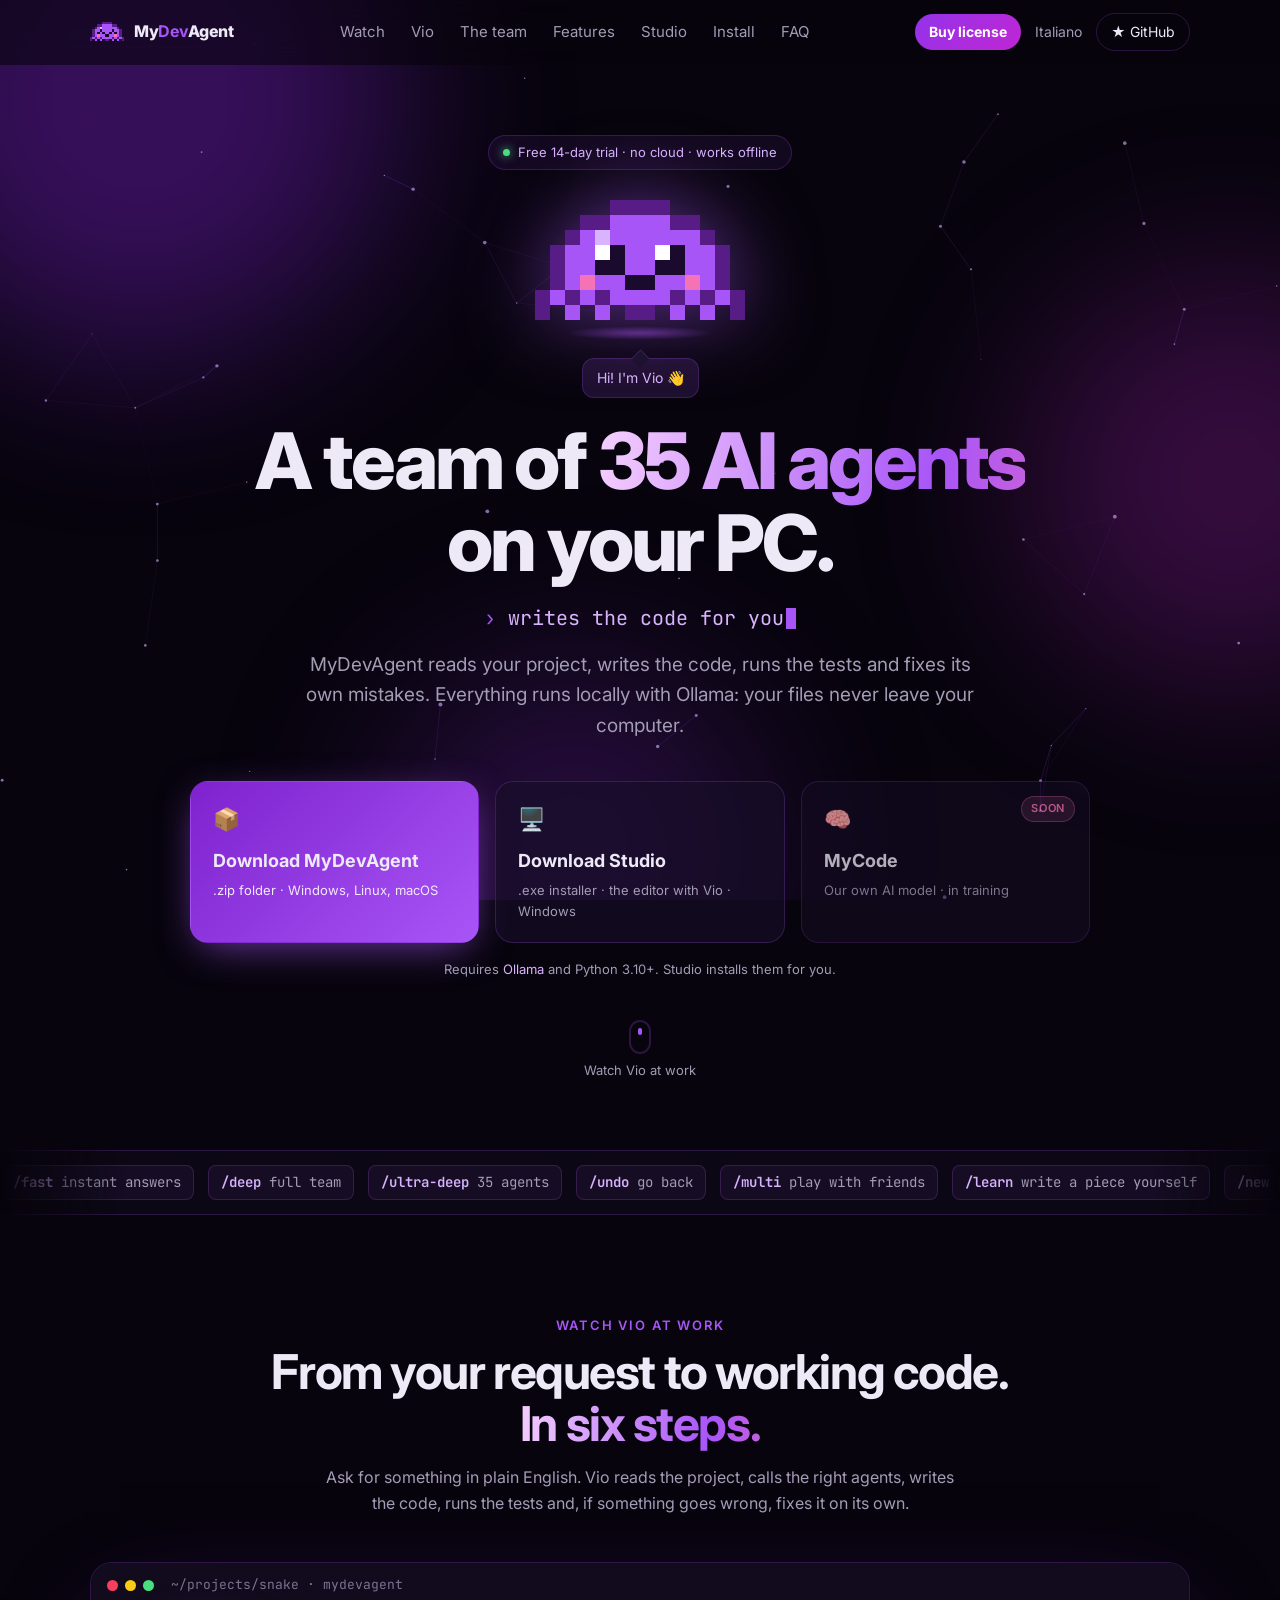
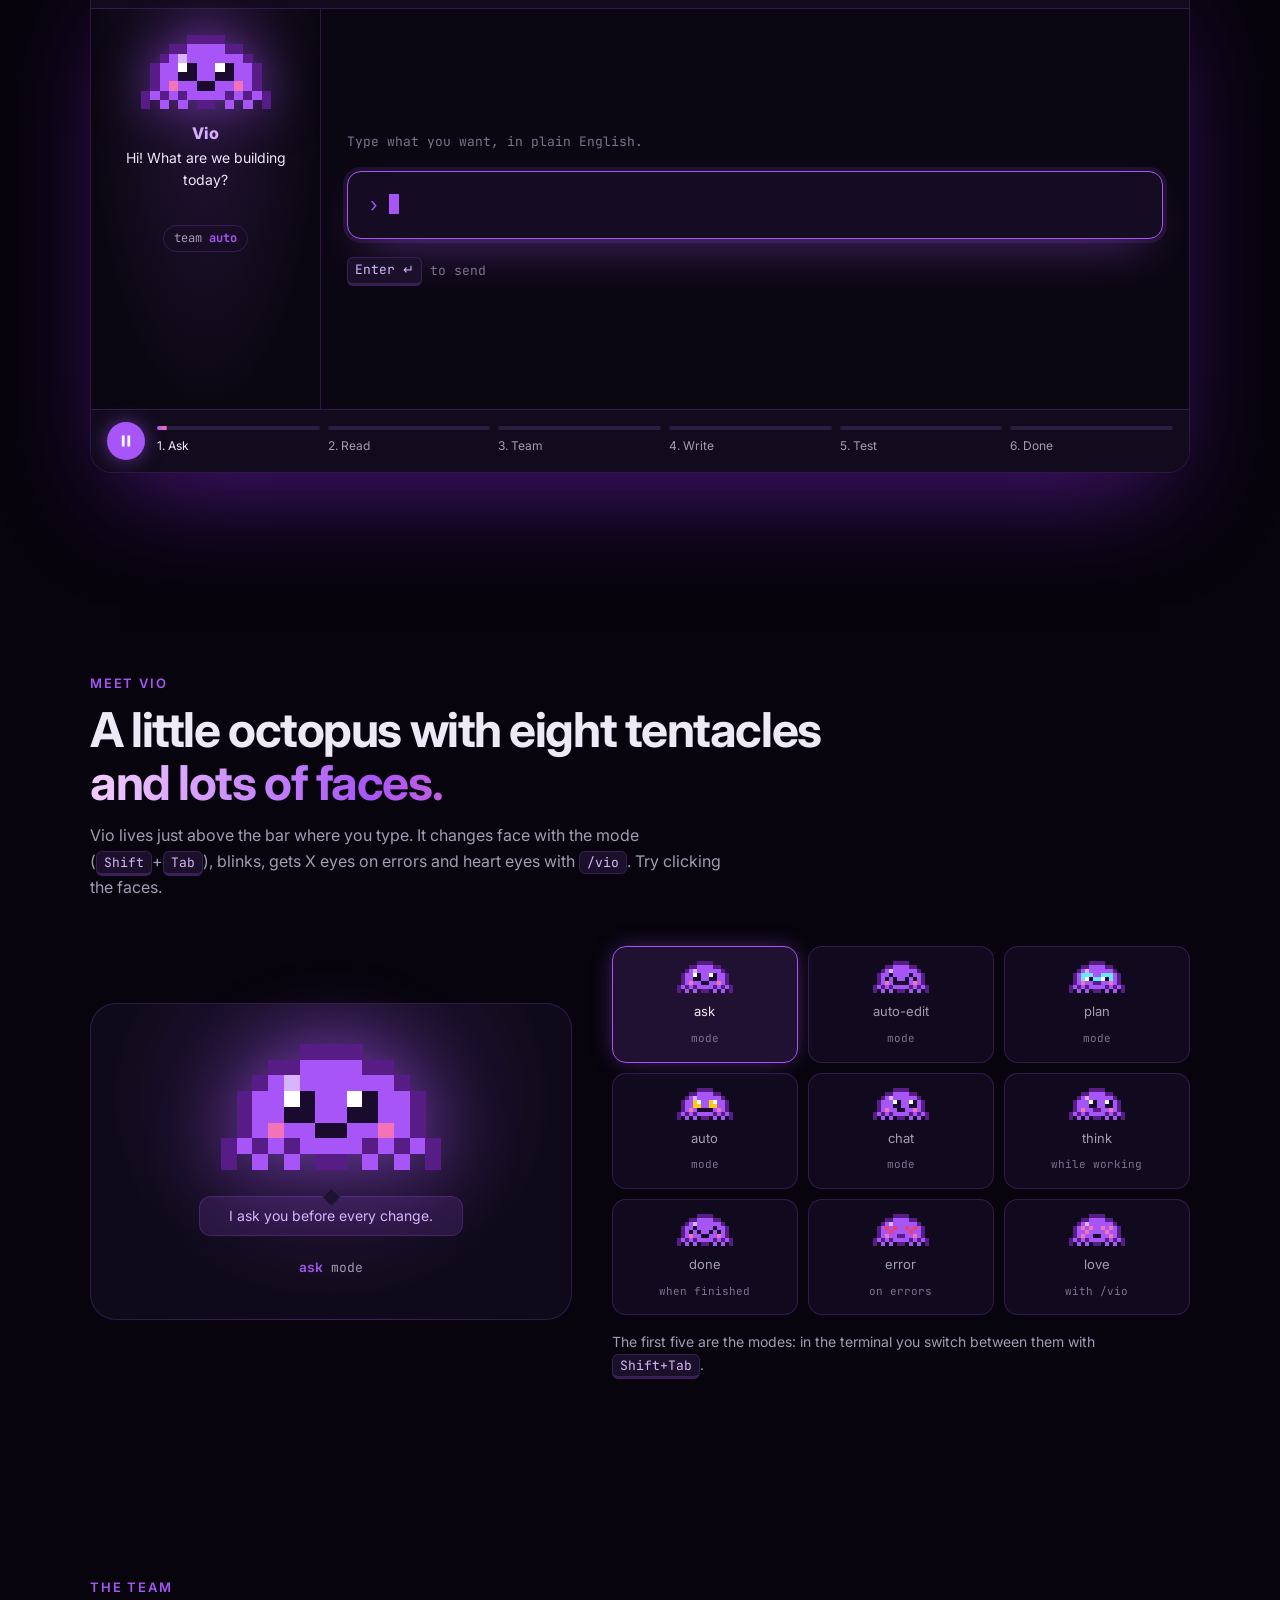
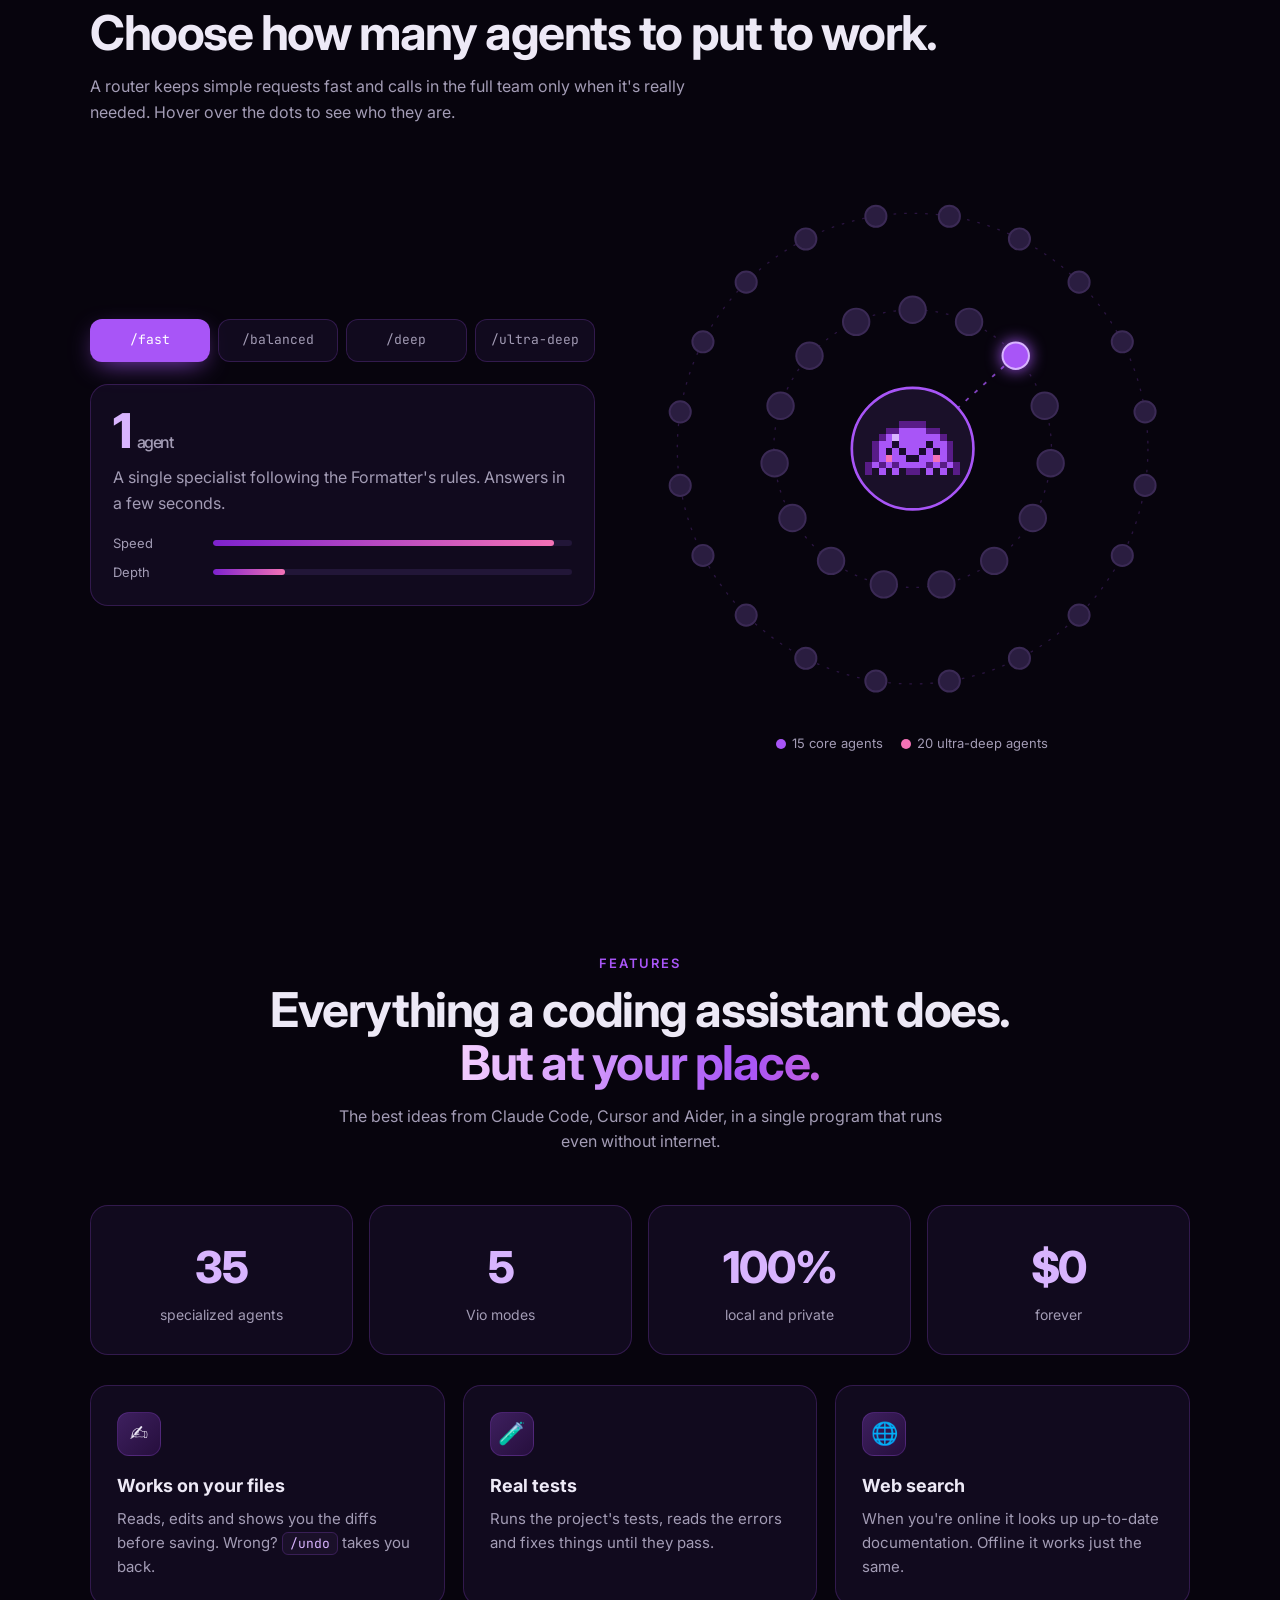
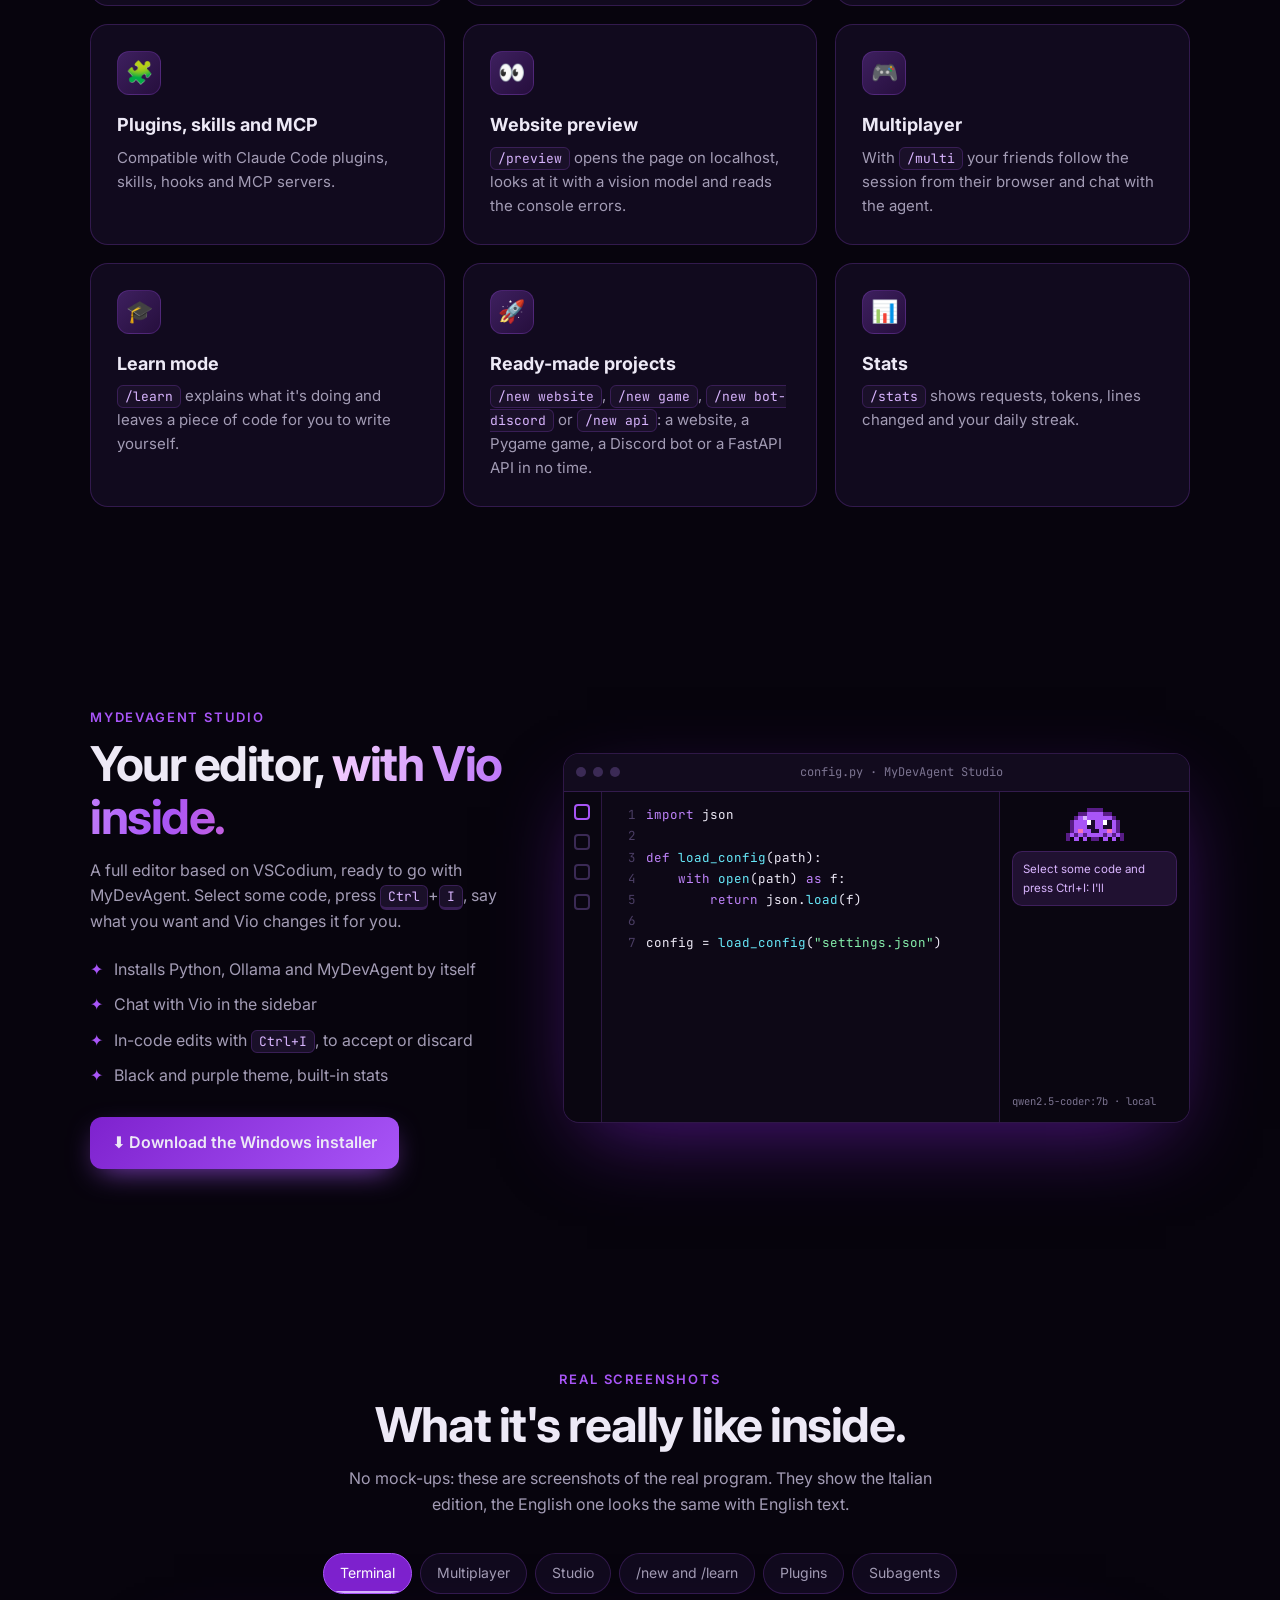
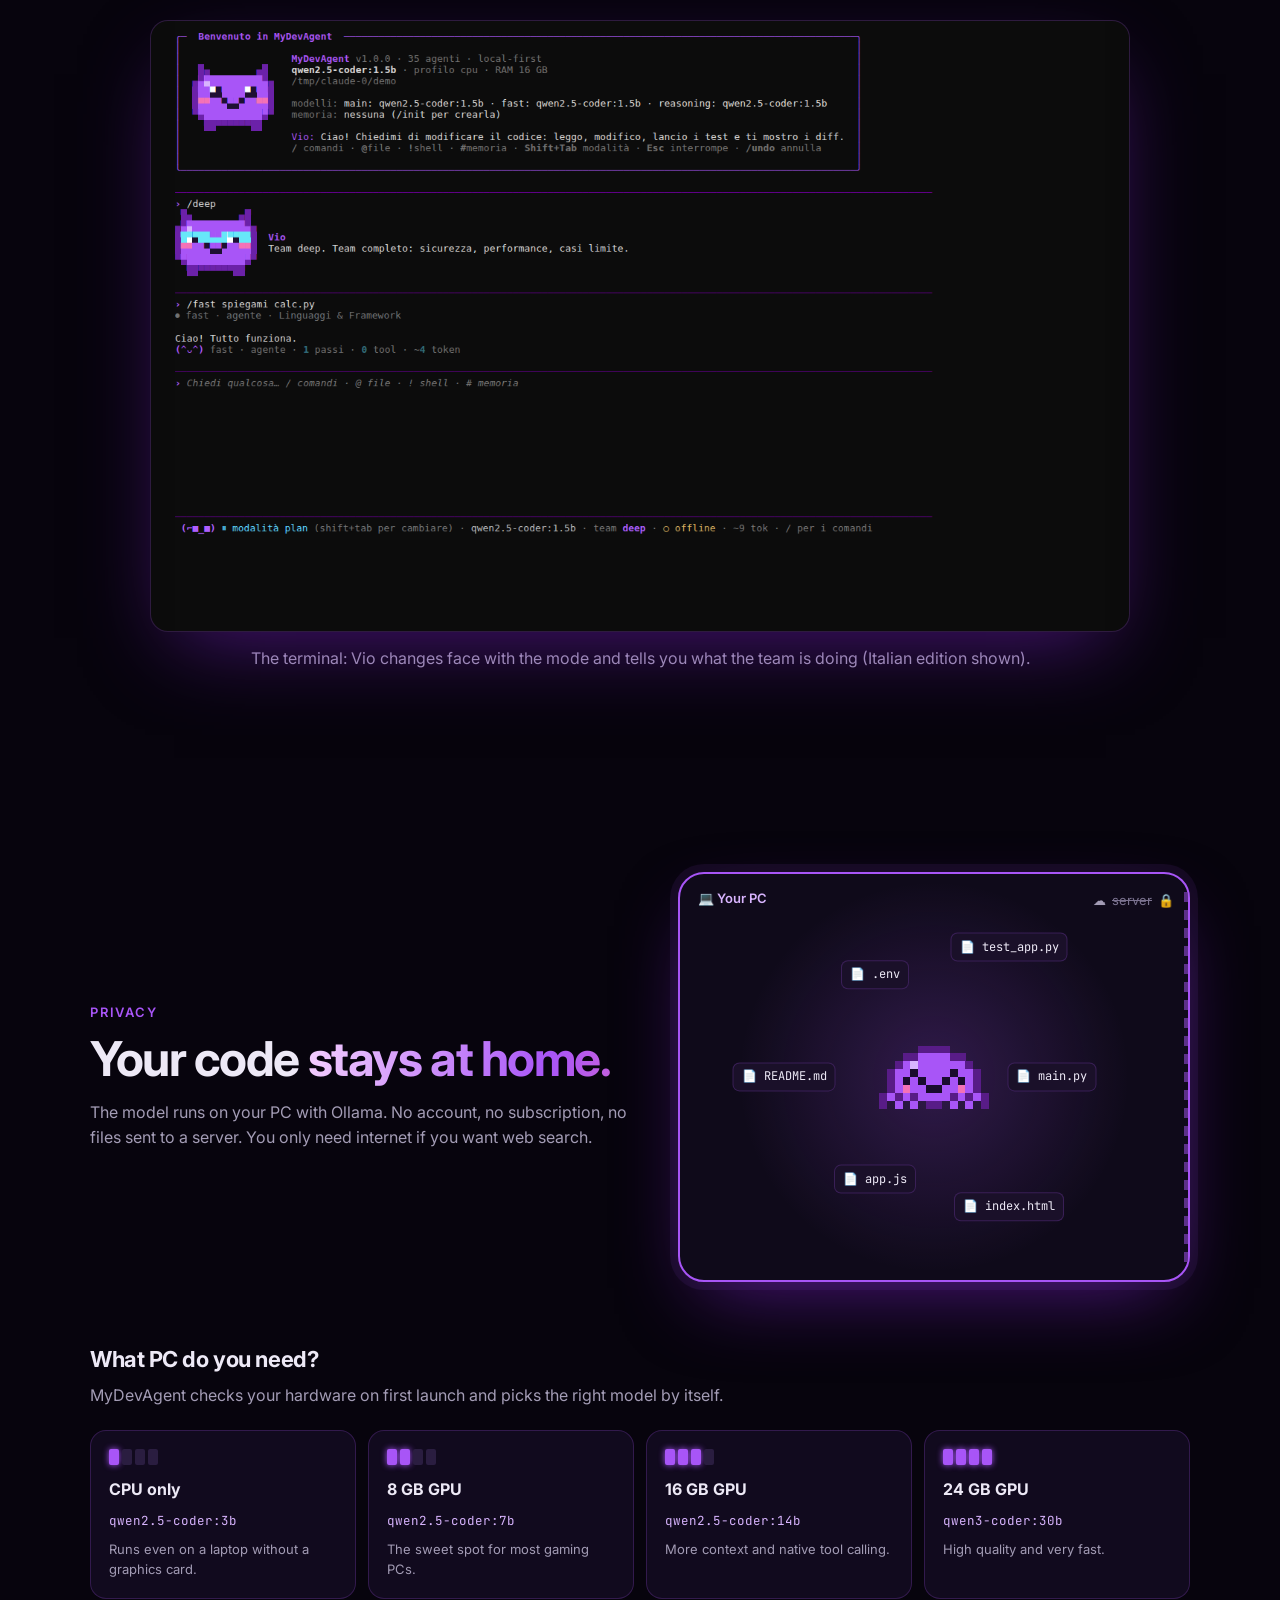
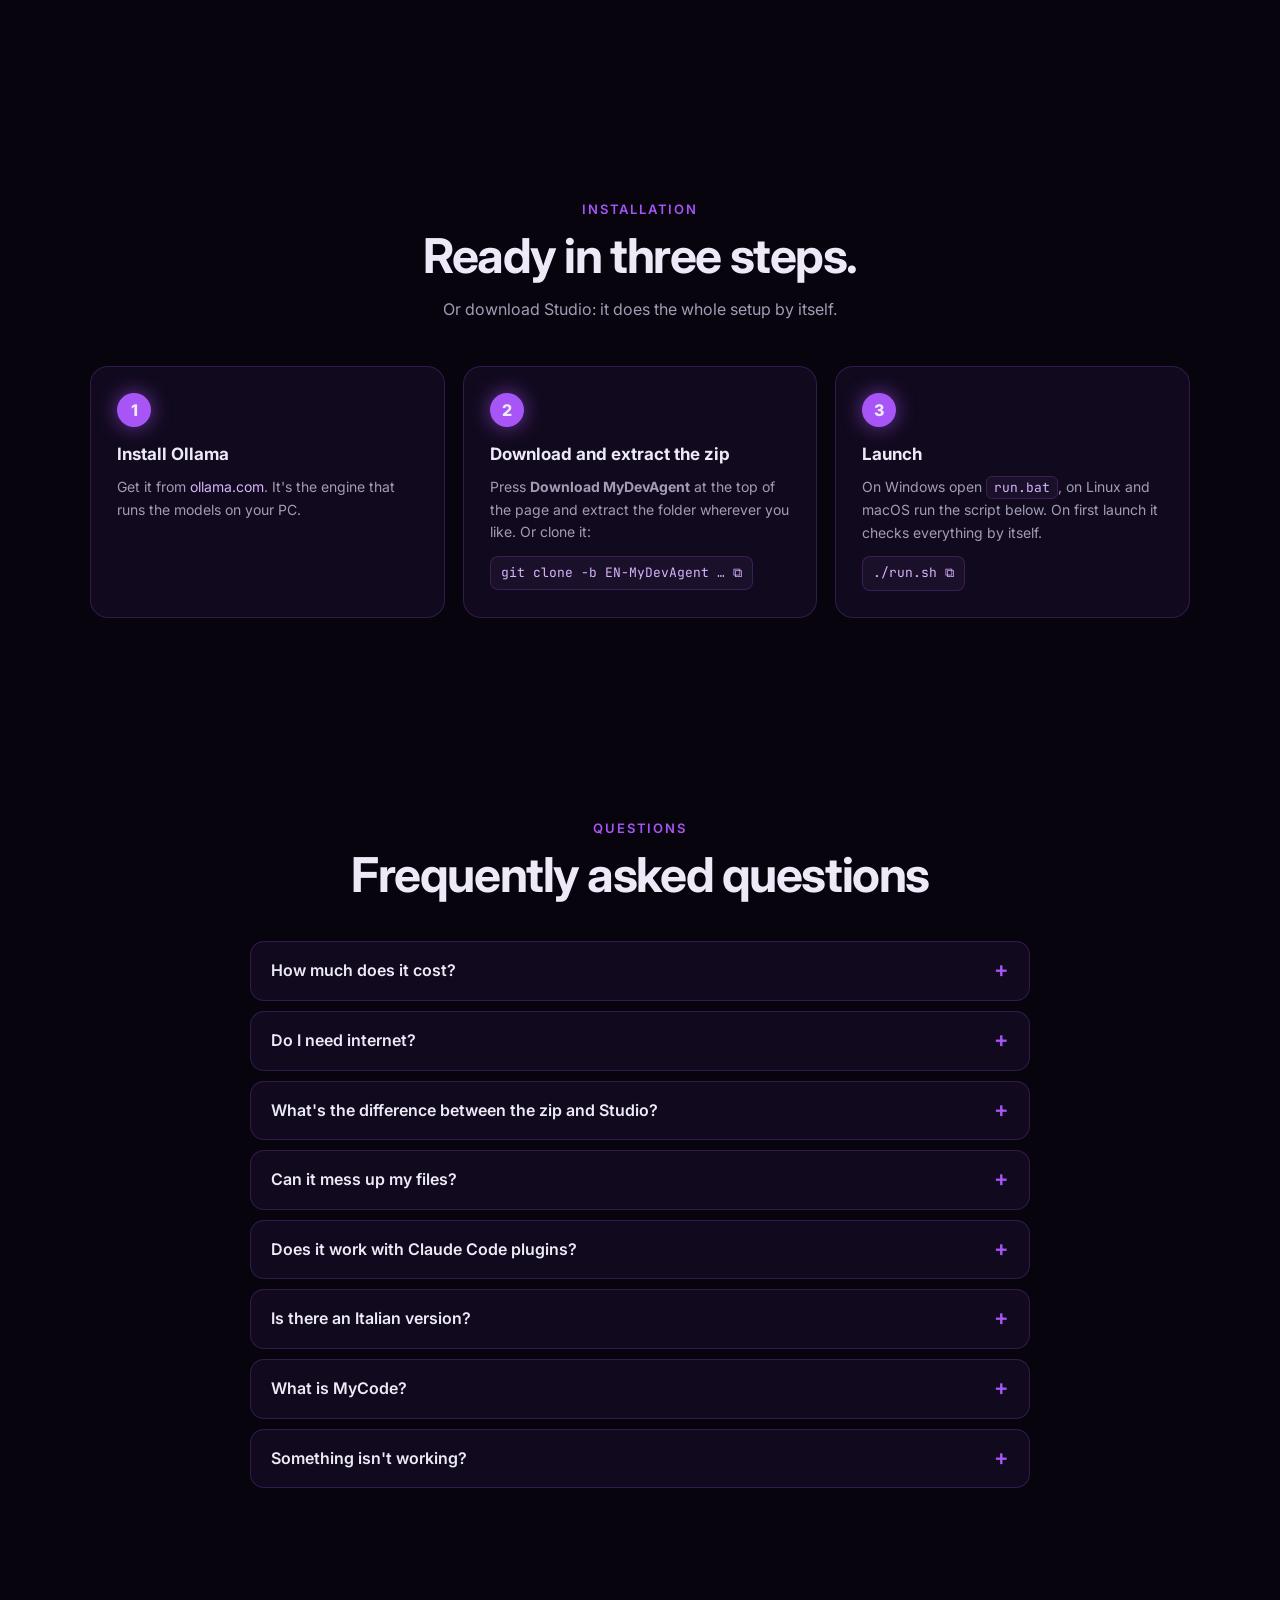
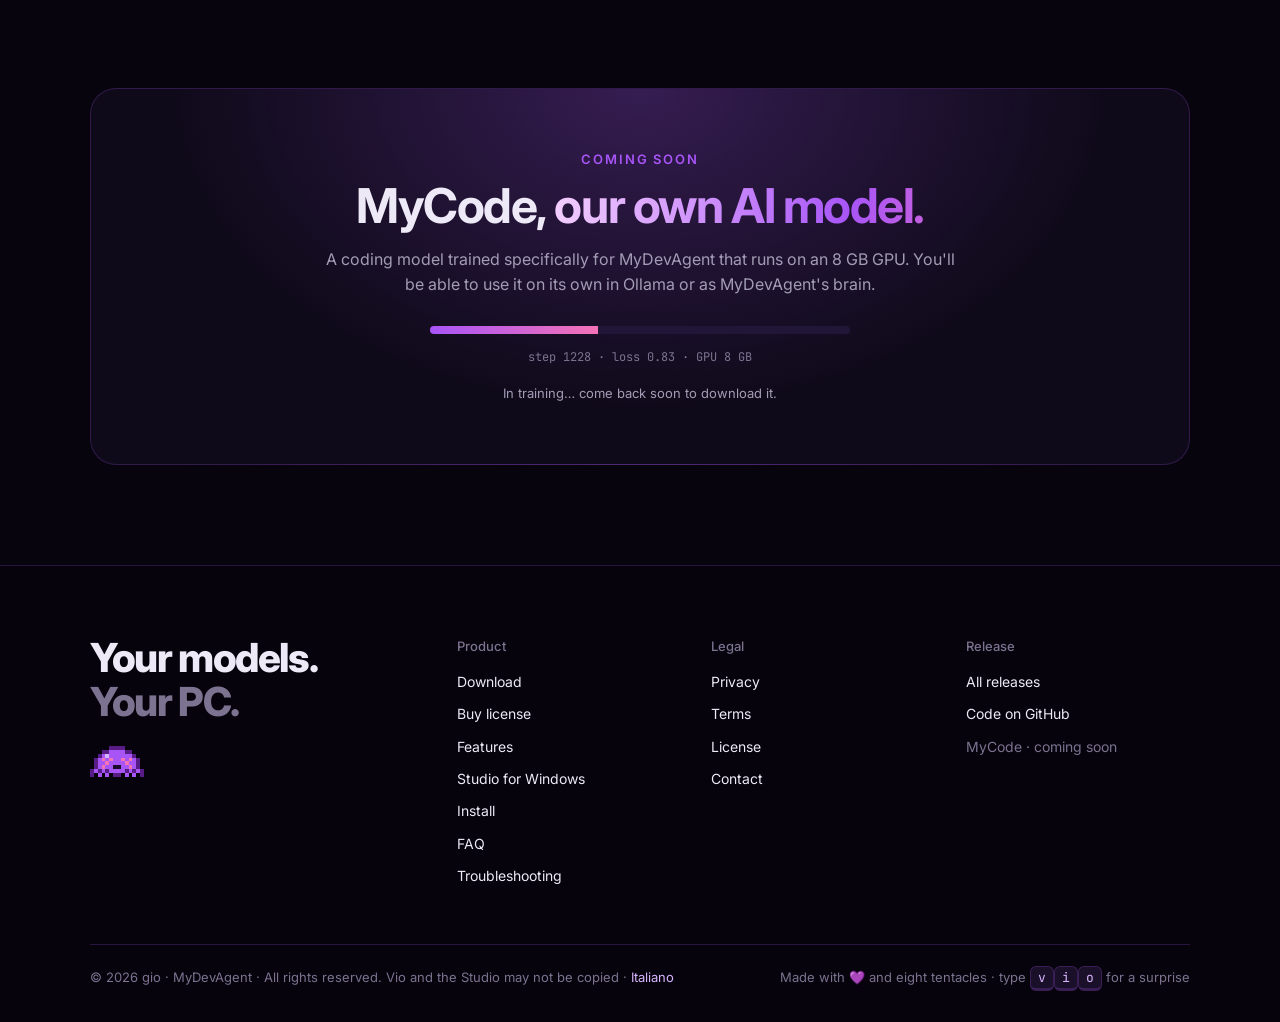
<file: en/index.html>
<!doctype html>
<html lang="en">
<head>
<meta charset="utf-8">
<meta name="viewport" content="width=device-width, initial-scale=1">
<title>MyDevAgent · your team of AI agents, on your PC</title>
<meta name="description" content="MyDevAgent: a local-first coding assistant with 35 specialized agents and Vio, the little purple octopus. Runs offline on your PC with Ollama.">
<meta property="og:title" content="MyDevAgent · 35 AI agents on your PC">
<meta property="og:description" content="It reads your project, writes the code, runs the tests and fixes its own mistakes. Offline, on your PC. Try it free for 14 days.">
<meta name="theme-color" content="#07040d">
<meta property="og:type" content="website">
<meta property="og:site_name" content="MyDevAgent">
<meta property="og:url" content="https://mydevagent.github.io/en/">
<meta property="og:locale" content="en_US">
<meta property="og:locale:alternate" content="it_IT">
<meta property="og:image" content="https://mydevagent.github.io/img/og.png?v=2">
<meta property="og:image:width" content="1200">
<meta property="og:image:height" content="630">
<meta property="og:image:alt" content="Vio, the little purple octopus, and the words: Un team di 35 agenti AI sul tuo PC (A team of 35 AI agents on your PC)">
<meta name="twitter:card" content="summary_large_image">
<link rel="canonical" href="https://mydevagent.github.io/en/">
<link rel="alternate" hreflang="en" href="https://mydevagent.github.io/en/">
<link rel="alternate" hreflang="it" href="https://mydevagent.github.io/">
<link rel="icon" href="data:image/svg+xml,%3Csvg xmlns='http://www.w3.org/2000/svg' viewBox='0 0 14 8' shape-rendering='crispEdges'%3E%3Crect x='4' width='6' height='1' fill='%23581c87'/%3E%3Crect x='2' y='1' width='10' height='6' fill='%23a855f7'/%3E%3Crect x='4' y='3' width='2' height='2' fill='%231a0b2e'/%3E%3Crect x='8' y='3' width='2' height='2' fill='%231a0b2e'/%3E%3Crect x='1' y='7' width='12' height='1' fill='%23581c87'/%3E%3C/svg%3E">
<link rel="preconnect" href="https://fonts.googleapis.com">
<link rel="preconnect" href="https://fonts.gstatic.com" crossorigin>
<link href="https://fonts.googleapis.com/css2?family=Inter:wght@400;500;600;800&family=JetBrains+Mono:wght@400;600&display=swap" rel="stylesheet">
<style>
  :root {
    --bg: #07040d;
    --bg2: #0f0a1a;
    --panel: #0b0712;
    --panel2: #120b1e;
    --card: rgba(24, 14, 40, .65);
    --line: rgba(168, 85, 247, .22);
    --purple: #a855f7;
    --purple-d: #7e22ce;
    --purple-dd: #581c87;
    --lilac: #d8b4fe;
    --pink: #f472b6;
    --green: #4ade80;
    --red: #f43f5e;
    --cyan: #67e8f9;
    --yellow: #facc15;
    --text: #ede9f6;
    --muted: #a39cb5;
    --dim: #7b7390;
    --radius: 18px;
  }
  * { box-sizing: border-box; margin: 0; padding: 0; }
  html { scroll-behavior: smooth; }
  body {
    background: var(--bg);
    color: var(--text);
    font-family: Inter, system-ui, sans-serif;
    line-height: 1.6;
    overflow-x: hidden;
  }
  a { color: inherit; text-decoration: none; }
  button { font: inherit; color: inherit; background: none; border: 0; cursor: pointer; }
  :focus-visible { outline: 2px solid var(--lilac); outline-offset: 3px; border-radius: 6px; }
  .mono { font-family: "JetBrains Mono", ui-monospace, monospace; }
  .wrap { max-width: 1140px; margin: 0 auto; padding: 0 20px; }
  svg.vio { display: block; overflow: visible; }

  /* background: connected stars + glows */
  #sky { position: fixed; inset: 0; z-index: -1; width: 100%; height: 100%; pointer-events: none; }
  .bg { position: fixed; inset: 0; z-index: -2; overflow: hidden; pointer-events: none; }
  .blob { position: absolute; border-radius: 50%; filter: blur(90px); opacity: .4; animation: float 18s ease-in-out infinite; }
  .b1 { width: 520px; height: 520px; background: var(--purple-d); top: -160px; left: -120px; }
  .b2 { width: 420px; height: 420px; background: #c026d3; top: 30%; right: -160px; animation-delay: -6s; opacity: .25; }
  .b3 { width: 380px; height: 380px; background: var(--purple-dd); bottom: -140px; left: 30%; animation-delay: -12s; }
  @keyframes float { 0%,100% { transform: translate(0,0) scale(1); } 33% { transform: translate(60px,40px) scale(1.1); } 66% { transform: translate(-40px,70px) scale(.95); } }

  /* page progress bar */
  #prog { position: fixed; top: 0; left: 0; height: 3px; width: 100%; z-index: 30; transform-origin: 0 50%; transform: scaleX(0);
    background: linear-gradient(90deg, var(--purple-d), var(--pink)); }

  /* top bar */
  nav {
    position: sticky; top: 0; z-index: 10;
    backdrop-filter: blur(14px); -webkit-backdrop-filter: blur(14px); background: rgba(7,4,13,.6);
    border-bottom: 1px solid transparent; transition: border-color .3s;
  }
  nav.scrolled { border-color: var(--line); }
  nav .wrap { display: flex; align-items: center; justify-content: space-between; height: 64px; gap: 16px; }
  .logo { display: flex; align-items: center; gap: 10px; font-weight: 800; letter-spacing: -.02em; }
  .logo svg { width: 34px; }
  .logo span b { color: var(--purple); }
  nav ul { display: flex; gap: 26px; list-style: none; font-size: 15px; color: var(--muted); }
  nav ul a { position: relative; transition: color .2s; }
  nav ul a::after { content: ""; position: absolute; left: 0; right: 0; bottom: -4px; height: 2px; border-radius: 2px; background: var(--purple); transform: scaleX(0); transition: transform .25s; }
  nav ul a:hover, nav ul a.on { color: var(--text); }
  nav ul a.on::after { transform: scaleX(1); }
  .gh { border: 1px solid var(--line); padding: 7px 14px; border-radius: 999px; font-size: 14px; transition: .25s; white-space: nowrap; }
  .gh:hover { border-color: var(--purple); box-shadow: 0 0 20px rgba(168,85,247,.35); }
  .nav-r { display: flex; align-items: center; gap: 14px; }
  .lang { font-size: 14px; color: var(--muted); white-space: nowrap; transition: color .2s; }
  .lang:hover { color: var(--text); }
  .buy { padding: 7px 14px; border-radius: 999px; font-size: 14px; font-weight: 700; color: #fff; white-space: nowrap; background: linear-gradient(135deg, #9333ea, #c026d3); transition: .25s; }
  .buy:hover { box-shadow: 0 0 20px rgba(192,38,211,.5); }
  @media (max-width: 520px) { .gh { display: none; } }

  /* hero */
  .hero { padding: 70px 0 40px; text-align: center; }
  .pill {
    display: inline-flex; align-items: center; gap: 8px; font-size: 13px; color: var(--lilac);
    border: 1px solid var(--line); background: rgba(168,85,247,.08); padding: 6px 14px; border-radius: 999px;
  }
  .pill i { width: 7px; height: 7px; border-radius: 50%; background: var(--green); box-shadow: 0 0 10px var(--green); animation: pulse 2s infinite; }
  @keyframes pulse { 50% { opacity: .35; } }
  .vio-stage { position: relative; width: 210px; margin: 30px auto 8px; }
  .vio-hero { width: 210px; filter: drop-shadow(0 0 40px rgba(168,85,247,.55)); animation: bob 3.2s ease-in-out infinite; cursor: pointer; }
  .vio-shadow { width: 150px; height: 14px; margin: 6px auto 0; border-radius: 50%; background: radial-gradient(rgba(168,85,247,.45), transparent 70%); animation: shadow 3.2s ease-in-out infinite; }
  @keyframes bob { 50% { transform: translateY(-12px); } }
  @keyframes shadow { 50% { transform: scaleX(.8); opacity: .6; } }
  .px-in rect { animation: pxIn .9s cubic-bezier(.2,.9,.3,1.2) both; animation-delay: var(--d); }
  @keyframes pxIn { from { transform: translate(var(--dx), var(--dy)); opacity: 0; } }
  .bubble {
    position: relative; display: inline-block; font-size: 14px; padding: 8px 14px; border-radius: 12px; margin: 10px 0 22px;
    background: rgba(168,85,247,.14); border: 1px solid var(--line); color: var(--lilac); min-height: 40px;
  }
  .bubble::before { content: ""; position: absolute; top: -7px; left: 50%; width: 12px; height: 12px; margin-left: -6px; transform: rotate(45deg);
    background: #1d1230; border-left: 1px solid var(--line); border-top: 1px solid var(--line); }
  .hearts { position: absolute; inset: 0; pointer-events: none; }
  .heart { position: absolute; left: 50%; top: 30%; width: 14px; animation: heartUp 1.3s ease-out forwards; }
  @keyframes heartUp { to { transform: translate(var(--x), -120px) scale(1.4); opacity: 0; } }
  h1 { font-size: clamp(40px, 7vw, 78px); line-height: 1.05; letter-spacing: -.04em; font-weight: 800; }
  .grad {
    background: linear-gradient(100deg, #f5d0fe, var(--purple) 40%, var(--pink) 70%, var(--purple));
    background-size: 200% auto; -webkit-background-clip: text; background-clip: text; color: transparent;
    animation: shine 6s linear infinite;
  }
  @keyframes shine { to { background-position: 200% center; } }
  .rot { margin-top: 18px; font-size: clamp(15px, 2.4vw, 20px); color: var(--lilac); min-height: 1.6em; }
  .rot .p { color: var(--purple); }
  .caret { display: inline-block; width: .5em; height: 1.05em; background: var(--purple); vertical-align: -.18em; margin-left: 2px; animation: pulse 1s steps(1) infinite; }
  .lead { max-width: 680px; margin: 16px auto 0; font-size: clamp(16px, 2.2vw, 19px); color: var(--muted); }

  /* download buttons */
  .downloads { scroll-margin-top: 90px; display: grid; grid-template-columns: repeat(3, 1fr); gap: 16px; max-width: 900px; margin: 40px auto 0; }
  .dl {
    position: relative; display: flex; flex-direction: column; align-items: flex-start; gap: 4px; text-align: left;
    padding: 20px 22px; border-radius: var(--radius); border: 1px solid var(--line); background: var(--card);
    transition: transform .25s, box-shadow .25s, border-color .25s; overflow: hidden;
  }
  .dl .ic { font-size: 22px; margin-bottom: 6px; }
  .dl strong { font-size: 18px; }
  .dl small { color: var(--muted); font-size: 13px; }
  .dl::after {
    content: ""; position: absolute; inset: 0; background: linear-gradient(120deg, transparent 30%, rgba(255,255,255,.12) 50%, transparent 70%);
    transform: translateX(-100%); transition: transform .7s;
  }
  .dl:hover::after { transform: translateX(100%); }
  .dl:hover { transform: translateY(-4px); border-color: var(--purple); box-shadow: 0 18px 50px -12px rgba(168,85,247,.55); }
  .dl.main { background: linear-gradient(135deg, var(--purple-d), var(--purple)); border-color: transparent; box-shadow: 0 10px 40px -10px rgba(168,85,247,.7); }
  .dl.main small { color: #f3e8ff; }
  .dl.soon { cursor: not-allowed; opacity: .75; }
  .dl.soon:hover { transform: none; box-shadow: none; border-color: var(--line); }
  .tag {
    position: absolute; top: 14px; right: 14px; font-size: 11px; font-weight: 600; letter-spacing: .06em; text-transform: uppercase;
    padding: 3px 9px; border-radius: 999px; background: rgba(244,114,182,.15); color: var(--pink); border: 1px solid rgba(244,114,182,.35);
  }
  .note { margin-top: 16px; font-size: 13px; color: var(--muted); }
  .note a { color: var(--lilac); }
  .scroll-hint { display: inline-flex; flex-direction: column; align-items: center; gap: 6px; margin-top: 40px; color: var(--muted); font-size: 13px; }
  .scroll-hint i { width: 22px; height: 34px; border: 2px solid var(--line); border-radius: 12px; position: relative; }
  .scroll-hint i::after { content: ""; position: absolute; left: 50%; top: 6px; width: 4px; height: 7px; margin-left: -2px; border-radius: 2px; background: var(--purple); animation: wheel 1.6s infinite; }
  @keyframes wheel { to { transform: translateY(10px); opacity: 0; } }

  /* command ribbon */
  .marquee { border-block: 1px solid var(--line); background: rgba(15,10,26,.6); overflow: hidden; padding: 14px 0; margin-top: 30px;
    mask-image: linear-gradient(90deg, transparent, #000 10%, #000 90%, transparent); -webkit-mask-image: linear-gradient(90deg, transparent, #000 10%, #000 90%, transparent); }
  .track { display: flex; gap: 14px; width: max-content; animation: slide 40s linear infinite; }
  .marquee:hover .track { animation-play-state: paused; }
  .track span { font-family: "JetBrains Mono", monospace; font-size: 14px; white-space: nowrap; padding: 5px 12px; border-radius: 8px; border: 1px solid var(--line); background: rgba(168,85,247,.07); color: var(--muted); }
  .track span b { color: var(--lilac); font-weight: 600; }
  @keyframes slide { to { transform: translateX(-50%); } }

  /* sections */
  section { padding: 100px 0; scroll-margin-top: 50px; }
  .kicker { color: var(--purple); font-size: 13px; font-weight: 600; letter-spacing: .14em; text-transform: uppercase; }
  h2 { font-size: clamp(30px, 4.5vw, 48px); letter-spacing: -.03em; line-height: 1.1; margin: 10px 0 14px; }
  .sub { color: var(--muted); max-width: 640px; }
  .center { text-align: center; } .center .sub { margin: 0 auto; }
  code, kbd { font-family: "JetBrains Mono", monospace; font-size: 13px; background: #1a1029; border: 1px solid var(--line); padding: 2px 7px; border-radius: 6px; color: var(--lilac); }
  kbd { border-bottom-width: 3px; }

  /* ====== clip: Vio at work ====== */
  .player { margin-top: 46px; border-radius: 22px; border: 1px solid var(--line); background: var(--panel); overflow: hidden;
    box-shadow: 0 40px 100px -30px rgba(126,34,206,.6); }
  .p-top { display: flex; align-items: center; gap: 7px; padding: 12px 16px; background: var(--panel2); border-bottom: 1px solid var(--line); font-size: 13px; color: var(--dim); }
  .p-top i { width: 11px; height: 11px; border-radius: 50%; background: #3b2a55; }
  .p-top i:nth-child(1) { background: var(--red); } .p-top i:nth-child(2) { background: var(--yellow); } .p-top i:nth-child(3) { background: var(--green); }
  .p-top span { margin-left: 10px; }
  .p-body { display: grid; grid-template-columns: 230px 1fr; min-height: 400px; }
  .p-side { border-right: 1px solid var(--line); padding: 26px 20px; display: flex; flex-direction: column; align-items: center; gap: 12px; text-align: center;
    background: radial-gradient(ellipse at 50% 20%, rgba(168,85,247,.16), transparent 70%); }
  .p-side .vio { width: 130px; filter: drop-shadow(0 0 24px rgba(168,85,247,.5)); animation: bob 3.2s ease-in-out infinite; }
  .p-name { font-weight: 800; color: var(--lilac); }
  .p-say { font-size: 14px; color: var(--text); min-height: 66px; }
  .p-chip { font-family: "JetBrains Mono", monospace; font-size: 12px; padding: 3px 10px; border-radius: 999px; border: 1px solid var(--line); color: var(--muted); }
  .p-chip b { color: var(--purple); }
  .stage { position: relative; min-height: 400px; overflow: hidden; font-family: "JetBrains Mono", monospace; font-size: 14px; }
  .stage.paused *, .stage.paused *::before, .stage.paused *::after { animation-play-state: paused !important; }
  .scene { position: absolute; inset: 0; padding: 26px; animation: sceneIn .5s ease both; }
  @keyframes sceneIn { from { opacity: 0; transform: translateY(14px); } }
  .p-ctrl { display: flex; align-items: center; gap: 12px; padding: 12px 16px; border-top: 1px solid var(--line); background: var(--panel2); }
  .play { width: 38px; height: 38px; flex: none; border-radius: 50%; display: grid; place-items: center; background: var(--purple); box-shadow: 0 0 18px rgba(168,85,247,.5); transition: transform .2s; }
  .play:hover { transform: scale(1.08); }
  .play svg { width: 14px; height: 14px; fill: #fff; }
  .chaps { flex: 1; display: grid; grid-template-columns: repeat(6, 1fr); gap: 8px; }
  .chap { text-align: left; font-size: 12px; color: var(--muted); padding: 2px 0; }
  .chap .bar { display: block; height: 4px; border-radius: 4px; background: #2a1d40; overflow: hidden; margin-bottom: 6px; }
  .chap .bar i { display: block; height: 100%; width: 100%; transform-origin: 0 50%; transform: scaleX(0); background: linear-gradient(90deg, var(--purple), var(--pink)); }
  .chap.on { color: var(--text); }
  .chap:hover { color: var(--lilac); }

  /* scene: ask */
  .ask { height: 100%; display: flex; flex-direction: column; justify-content: center; gap: 18px; }
  .ask-hint { color: var(--dim); font-size: 13px; }
  .ask-box { font-size: clamp(15px, 2vw, 19px); padding: 18px 20px; border-radius: 14px; border: 1px solid var(--purple); background: #150c24;
    box-shadow: 0 0 0 4px rgba(168,85,247,.12), 0 20px 50px -20px rgba(168,85,247,.6); min-height: 66px; }
  .ask-box .p { color: var(--purple); margin-right: 8px; }
  .ask-keys { display: flex; gap: 8px; align-items: center; color: var(--dim); font-size: 13px; }
  .press { animation: press .35s ease; }
  @keyframes press { 50% { transform: translateY(3px) scale(.94); background: var(--purple); color: #fff; } }
  .sent { animation: sent .6s ease forwards; }
  @keyframes sent { to { transform: translateY(-30px); opacity: .0; } }

  /* scene: read */
  .read { display: grid; grid-template-columns: 1fr 1.25fr; gap: 22px; height: 100%; }
  .pane { border: 1px solid var(--line); border-radius: 12px; background: rgba(15,10,26,.8); padding: 14px; overflow: hidden; }
  .pane h4 { font-family: Inter, sans-serif; font-size: 12px; letter-spacing: .12em; text-transform: uppercase; color: var(--dim); margin-bottom: 10px; }
  .tree { list-style: none; display: grid; gap: 3px; font-size: 13px; }
  .tree li { padding: 4px 8px; border-radius: 6px; color: var(--muted); transition: background .25s, color .25s; }
  .tree li.scan { background: rgba(168,85,247,.22); color: var(--text); }
  .tree li.ok::after { content: " ✓"; color: var(--green); }
  .plan { list-style: none; display: grid; gap: 10px; font-size: 13px; }
  .plan li { display: flex; gap: 10px; opacity: 0; transform: translateX(14px); transition: .45s; }
  .plan li.in { opacity: 1; transform: none; }
  .plan li b { color: var(--lilac); font-weight: 600; }
  .plan li::before { content: attr(data-n); flex: none; width: 22px; height: 22px; border-radius: 50%; display: grid; place-items: center; background: var(--purple-dd); color: #fff; font-size: 11px; }
  .scanbar { position: absolute; left: 26px; right: 26px; height: 2px; background: linear-gradient(90deg, transparent, var(--purple), transparent); top: 26px; animation: scanY 1.6s ease-in-out infinite; opacity: .6; }
  @keyframes scanY { 50% { top: calc(100% - 28px); } }

  /* scene: team */
  .net { width: 100%; height: 100%; }
  .net .ln { stroke: var(--purple); stroke-width: 2; opacity: .5; transition: stroke-dashoffset .7s ease; }
  .net .fl { stroke: var(--lilac); stroke-width: 2.5; stroke-dasharray: 3 14; opacity: 0; transition: opacity .3s; animation: flow 1s linear infinite; }
  .net .fl.on { opacity: .9; }
  @keyframes flow { to { stroke-dashoffset: -17; } }
  .net .nd { opacity: 0; transform: scale(.4); transform-box: fill-box; transform-origin: center; transition: .45s cubic-bezier(.2,.9,.3,1.4); }
  .net .nd.on { opacity: 1; transform: none; }
  .net rect.box { fill: #1a1029; stroke: var(--purple); stroke-width: 1.5; }
  .net text { fill: var(--text); font-family: Inter, sans-serif; font-size: 15px; font-weight: 600; text-anchor: middle; dominant-baseline: central; }
  .net text.ic { font-size: 16px; }
  .net .router { fill: var(--muted); font-family: "JetBrains Mono", monospace; font-size: 14px; font-weight: 400; }
  .net .router tspan.m { fill: var(--pink); font-weight: 600; }
  .net .core { fill: #1a1029; stroke: var(--purple); stroke-width: 2; }
  .net .halo { fill: none; stroke: var(--purple); opacity: .5; transform-box: fill-box; transform-origin: center; animation: halo 2s ease-out infinite; }
  @keyframes halo { from { transform: scale(1); opacity: .6; } to { transform: scale(1.7); opacity: 0; } }

  /* scene: write */
  .ed { height: 100%; border: 1px solid var(--line); border-radius: 12px; overflow: hidden; background: rgba(12,7,20,.9); display: flex; flex-direction: column; }
  .tabs { display: flex; background: var(--panel2); border-bottom: 1px solid var(--line); font-size: 12px; }
  .tabs span { padding: 8px 14px; color: var(--dim); border-right: 1px solid var(--line); transition: .3s; }
  .tabs span.on { color: var(--text); background: rgba(12,7,20,.9); box-shadow: inset 0 2px var(--purple); }
  .tabs span.ok::after { content: " ✓"; color: var(--green); }
  .tabs em { margin-left: auto; padding: 8px 14px; font-style: normal; color: var(--green); }
  .code { padding: 10px 0; font-size: 13px; line-height: 1.65; overflow: hidden; flex: 1; }
  .code .l { display: block; white-space: pre; padding: 0 14px 0 0; opacity: 0; transform: translateX(-8px); transition: .25s; }
  .code .l::before { content: attr(data-g); display: inline-block; width: 42px; padding-right: 12px; text-align: right; color: #4a3d63; }
  .code .l.in { opacity: 1; transform: none; }
  .code .l.add { background: rgba(74,222,128,.09); }
  .code .l.add::before { content: "+"; color: var(--green); }
  .code .l.del { background: rgba(244,63,94,.12); text-decoration: line-through; text-decoration-color: rgba(244,63,94,.5); }
  .code .l.del::before { content: "-"; color: var(--red); }
  .k { color: #c084fc; } .s { color: #86efac; } .f { color: var(--cyan); } .n { color: #fbbf24; } .cm { color: var(--dim); }

  /* scene: test */
  .tt { height: 100%; border: 1px solid var(--line); border-radius: 12px; background: rgba(12,7,20,.9); padding: 16px 18px; font-size: 13.5px; line-height: 1.75; overflow: hidden; }
  .tt div { white-space: pre-wrap; animation: sceneIn .3s ease both; }
  .tt .p { color: var(--purple); } .tt .ok { color: var(--green); } .tt .err { color: var(--red); } .tt .d { color: var(--dim); } .tt .c { color: var(--cyan); }
  .tt .v { color: var(--lilac); font-weight: 600; }
  .dots i { font-style: normal; color: var(--green); } .dots i.x { color: var(--red); }
  .shake { animation: shake .45s ease; }
  @keyframes shake { 20%, 60% { transform: translateX(-6px); } 40%, 80% { transform: translateX(6px); } }

  /* scene: done */
  .fin { height: 100%; display: flex; flex-direction: column; justify-content: center; align-items: center; gap: 20px; text-align: center; }
  .fin h3 { font-family: Inter, sans-serif; font-size: clamp(26px, 4vw, 38px); letter-spacing: -.03em; }
  .kpis { display: grid; grid-template-columns: repeat(4, 1fr); gap: 10px; width: 100%; max-width: 560px; }
  .kpi { border: 1px solid var(--line); border-radius: 12px; padding: 12px 6px; background: rgba(24,14,40,.8); opacity: 0; transform: translateY(12px); transition: .4s; }
  .kpi.in { opacity: 1; transform: none; }
  .kpi b { display: block; font-family: Inter, sans-serif; font-size: 24px; color: var(--lilac); }
  .kpi span { font-size: 11px; color: var(--muted); }
  .fake-btns { display: flex; gap: 10px; flex-wrap: wrap; justify-content: center; font-size: 13px; }
  .fake-btns span { padding: 8px 14px; border-radius: 10px; border: 1px solid var(--line); }
  .fake-btns span:first-child { background: var(--purple); border-color: transparent; }
  .conf { position: absolute; left: 50%; top: 45%; width: 8px; height: 8px; pointer-events: none; animation: conf 1.5s cubic-bezier(.1,.7,.3,1) forwards; }
  @keyframes conf { to { transform: translate(var(--x), var(--y)) rotate(var(--r)); opacity: 0; } }

  /* ====== Vio's faces ====== */
  .faces { display: grid; grid-template-columns: 1fr 1.2fr; gap: 40px; align-items: center; margin-top: 46px; }
  .face-big { text-align: center; padding: 40px 20px; border-radius: 26px; border: 1px solid var(--line);
    background: radial-gradient(ellipse at 50% 30%, rgba(168,85,247,.22), transparent 65%), var(--bg2); }
  .face-big .vio { width: 220px; margin: 0 auto; filter: drop-shadow(0 0 36px rgba(168,85,247,.55)); animation: bob 3.2s ease-in-out infinite; }
  .face-big .bubble { margin-top: 26px; min-width: 60%; }
  .face-big .fname { font-family: "JetBrains Mono", monospace; font-size: 13px; color: var(--muted); }
  .face-big .fname b { color: var(--purple); }
  .face-list { display: grid; grid-template-columns: repeat(3, 1fr); gap: 10px; }
  .face { display: flex; flex-direction: column; align-items: center; gap: 8px; padding: 14px 8px; border-radius: 14px; border: 1px solid var(--line); background: var(--card); font-size: 13px; color: var(--muted); transition: .2s; }
  .face .vio { width: 56px; }
  .face:hover { border-color: rgba(168,85,247,.6); color: var(--text); transform: translateY(-2px); }
  .face.on { border-color: var(--purple); color: var(--text); background: rgba(168,85,247,.16); box-shadow: 0 0 24px -6px rgba(168,85,247,.6); }
  .face small { font-family: "JetBrains Mono", monospace; font-size: 11px; color: var(--dim); }
  .kbd-flash { animation: press .4s ease; }
  .face-tip { margin-top: 16px; font-size: 14px; color: var(--muted); }

  /* ====== team ====== */
  .team { display: grid; grid-template-columns: 1fr 1.1fr; gap: 40px; align-items: center; margin-top: 46px; }
  .mode-btns { display: grid; grid-template-columns: repeat(4, 1fr); gap: 8px; }
  .mode-btn { padding: 10px 6px; border-radius: 12px; border: 1px solid var(--line); background: var(--card); font-family: "JetBrains Mono", monospace; font-size: 13px; color: var(--muted); transition: .2s; }
  .mode-btn:hover { color: var(--text); border-color: rgba(168,85,247,.6); }
  .mode-btn.on { background: var(--purple); color: #fff; border-color: transparent; box-shadow: 0 8px 26px -8px rgba(168,85,247,.8); }
  .mode-info { margin-top: 22px; padding: 22px; border-radius: var(--radius); border: 1px solid var(--line); background: var(--card); }
  .mode-info .count { font-size: 48px; font-weight: 800; letter-spacing: -.03em; line-height: 1; color: var(--lilac); }
  .mode-info .count small { font-size: 16px; font-weight: 500; color: var(--muted); margin-left: 6px; }
  .mode-info p { color: var(--muted); margin: 10px 0 16px; min-height: 52px; }
  .meter { display: grid; grid-template-columns: 90px 1fr; align-items: center; gap: 10px; font-size: 13px; color: var(--muted); margin-top: 8px; }
  .meter span { height: 6px; border-radius: 6px; background: #221638; overflow: hidden; }
  .meter i { display: block; height: 100%; border-radius: 6px; background: linear-gradient(90deg, var(--purple-d), var(--pink)); transition: width .8s cubic-bezier(.2,.8,.2,1); }
  .constel { position: relative; }
  .constel > svg { width: 100%; height: auto; display: block; }
  .constel .spoke { stroke: var(--purple); stroke-width: 1.4; stroke-dasharray: 3 6; opacity: 0; transition: opacity .4s; animation: flow 1.2s linear infinite; }
  .constel .spoke.on { opacity: .75; }
  .constel .ring { fill: none; stroke: var(--line); stroke-dasharray: 2 6; }
  .constel .dot { fill: #2a1d40; stroke: #3b2a55; stroke-width: 1.5; transition: fill .4s, stroke .4s, r .4s; cursor: pointer; }
  .constel .dot.on { fill: var(--purple); stroke: var(--lilac); filter: drop-shadow(0 0 6px var(--purple)); }
  .constel .dot.ultra.on { fill: var(--pink); stroke: #fbcfe8; filter: drop-shadow(0 0 6px var(--pink)); }
  .tip { position: absolute; pointer-events: none; transform: translate(-50%, -140%); padding: 5px 10px; border-radius: 8px; font-size: 12px; white-space: nowrap;
    background: #1d1230; border: 1px solid var(--purple); opacity: 0; transition: opacity .15s; }
  .tip.show { opacity: 1; }
  .legend { display: flex; gap: 18px; justify-content: center; font-size: 13px; color: var(--muted); margin-top: 6px; }
  .legend i { display: inline-block; width: 10px; height: 10px; border-radius: 50%; margin-right: 6px; vertical-align: -1px; }

  /* ====== features ====== */
  .stats { display: grid; grid-template-columns: repeat(4, 1fr); gap: 16px; margin-top: 50px; }
  .stat { text-align: center; padding: 26px 10px; border-radius: var(--radius); border: 1px solid var(--line); background: var(--card); }
  .stat b { display: block; font-size: 44px; font-weight: 800; letter-spacing: -.03em; color: var(--lilac); }
  .stat span { color: var(--muted); font-size: 14px; }
  .grid { display: grid; grid-template-columns: repeat(3, 1fr); gap: 18px; margin-top: 30px; }
  .card {
    position: relative; padding: 26px; border-radius: var(--radius); background: var(--card); border: 1px solid var(--line);
    transition: transform .3s, border-color .3s; transform-style: preserve-3d;
  }
  .card::before {
    content: ""; position: absolute; inset: 0; border-radius: inherit; opacity: 0; transition: opacity .3s; pointer-events: none;
    background: radial-gradient(400px circle at var(--mx, 50%) var(--my, 50%), rgba(168,85,247,.18), transparent 60%);
  }
  .card:hover { border-color: rgba(168,85,247,.5); }
  .card:hover::before { opacity: 1; }
  .card .ic {
    width: 44px; height: 44px; border-radius: 12px; display: grid; place-items: center; font-size: 22px; margin-bottom: 16px;
    background: linear-gradient(135deg, rgba(168,85,247,.3), rgba(88,28,135,.3)); border: 1px solid var(--line); transition: transform .4s;
  }
  .card:hover .ic { transform: rotate(-8deg) scale(1.1); }
  .card h3 { font-size: 18px; margin-bottom: 6px; }
  .card p { color: var(--muted); font-size: 15px; }

  /* ====== studio ====== */
  .studio { display: grid; grid-template-columns: .85fr 1.25fr; gap: 46px; align-items: center; }
  .studio ul { list-style: none; margin: 22px 0 28px; display: grid; gap: 10px; }
  .studio li { position: relative; padding-left: 24px; color: var(--muted); }
  .studio li::before { content: "✦"; position: absolute; left: 0; color: var(--purple); }
  .btn {
    display: inline-flex; align-items: center; gap: 8px; padding: 13px 22px; border-radius: 12px; font-weight: 600;
    background: linear-gradient(135deg, var(--purple-d), var(--purple)); box-shadow: 0 10px 30px -10px rgba(168,85,247,.8); transition: transform .2s;
  }
  .btn:hover { transform: translateY(-2px); }
  .sw { border-radius: 16px; overflow: hidden; border: 1px solid var(--line); background: #0d0816; box-shadow: 0 30px 80px -24px rgba(126,34,206,.6); font-family: "JetBrains Mono", monospace; }
  .sw-top { display: flex; align-items: center; gap: 7px; padding: 9px 12px; background: var(--panel2); border-bottom: 1px solid var(--line); font-size: 12px; color: var(--dim); }
  .sw-top i { width: 10px; height: 10px; border-radius: 50%; background: #3b2a55; }
  .sw-top span { margin: 0 auto; }
  .sw-body { display: grid; grid-template-columns: 38px 1fr 190px; height: 330px; }
  .sw-act { background: #0a0611; border-right: 1px solid var(--line); display: flex; flex-direction: column; align-items: center; gap: 14px; padding-top: 12px; }
  .sw-act i { width: 16px; height: 16px; border-radius: 4px; border: 2px solid #3b2a55; }
  .sw-act i.on { border-color: var(--purple); }
  .sw-ed { position: relative; padding: 12px 0; font-size: 12.5px; line-height: 1.7; overflow: hidden; }
  .sw-ed .l { display: block; white-space: pre; padding-right: 10px; transition: background .3s; }
  .sw-ed .l::before { content: attr(data-g); display: inline-block; width: 34px; padding-right: 10px; text-align: right; color: #4a3d63; }
  .sw-ed .l.sel { background: rgba(168,85,247,.25); }
  .sw-ed .l.add { background: rgba(74,222,128,.1); animation: sceneIn .3s both; }
  .sw-ed .l.add::before { content: "+"; color: var(--green); }
  .sw-ed .l.del { background: rgba(244,63,94,.13); }
  .sw-ed .l.del::before { content: "-"; color: var(--red); }
  .inl { margin: 4px 10px 4px 34px; padding: 8px 10px; border-radius: 8px; border: 1px solid var(--purple); background: #1a1029; font-size: 12px; box-shadow: 0 10px 30px -10px rgba(168,85,247,.7); animation: sceneIn .3s both; }
  .inl .p { color: var(--purple); }
  .inl .acts { display: flex; gap: 8px; margin-top: 8px; }
  .inl .acts span { padding: 3px 9px; border-radius: 6px; border: 1px solid var(--line); color: var(--muted); }
  .inl .acts span.ok { background: var(--purple); color: #fff; border-color: transparent; }
  .keys { position: absolute; right: 14px; top: 12px; display: flex; gap: 6px; opacity: 0; transition: opacity .2s; }
  .keys.on { opacity: 1; }
  .keys kbd { font-size: 13px; padding: 4px 9px; }
  .sw-chat { border-left: 1px solid var(--line); background: #0a0611; padding: 12px; display: flex; flex-direction: column; gap: 10px; font-size: 11.5px; font-family: Inter, sans-serif; }
  .sw-chat .vio { width: 58px; margin: 4px auto 0; }
  .sw-chat .msg { padding: 8px 10px; border-radius: 10px; background: rgba(168,85,247,.14); border: 1px solid var(--line); color: var(--lilac); min-height: 52px; }
  .sw-chat .ctx { margin-top: auto; font-family: "JetBrains Mono", monospace; font-size: 10.5px; color: var(--dim); }

  /* ====== gallery ====== */
  .gtabs { display: flex; flex-wrap: wrap; gap: 8px; justify-content: center; margin-top: 36px; }
  .gtab { padding: 8px 16px; border-radius: 999px; border: 1px solid var(--line); background: var(--card); font-size: 14px; color: var(--muted); transition: .2s; position: relative; overflow: hidden; }
  .gtab:hover { color: var(--text); }
  .gtab.on { color: #fff; background: var(--purple-d); border-color: var(--purple); }
  .gtab.on::after { content: ""; position: absolute; left: 0; bottom: 0; height: 2px; width: 100%; background: var(--lilac); transform-origin: 0 50%; animation: gtimer 6s linear forwards; }
  .gtab.hold::after { animation: none; transform: scaleX(0); }
  @keyframes gtimer { from { transform: scaleX(0); } }
  .gframe { position: relative; margin: 26px auto 0; max-width: 980px; border-radius: 18px; overflow: hidden; border: 1px solid var(--line); background: #0b0b0b; box-shadow: 0 30px 80px -24px rgba(126,34,206,.55); aspect-ratio: 16 / 10; }
  .gframe img { position: absolute; inset: 0; width: 100%; height: 100%; object-fit: contain; object-position: top center; opacity: 0; transform: scale(1.02); transition: opacity .6s, transform .8s; }
  .gframe img.on { opacity: 1; transform: none; }
  .gcap { text-align: center; color: var(--muted); margin-top: 14px; min-height: 1.6em; }

  /* ====== privacy ====== */
  .priv { display: grid; grid-template-columns: 1.05fr 1fr; gap: 50px; align-items: center; }
  .pc { position: relative; aspect-ratio: 1.25; border-radius: 26px; border: 2px solid var(--purple); background: radial-gradient(circle at 50% 50%, rgba(168,85,247,.22), transparent 60%), var(--bg2);
    box-shadow: 0 0 0 8px rgba(168,85,247,.08), 0 30px 80px -24px rgba(126,34,206,.6); overflow: hidden; }
  .pc-label { position: absolute; top: 14px; left: 18px; font-size: 13px; color: var(--lilac); font-weight: 600; }
  .pc .vio { position: absolute; left: 50%; top: 50%; width: 110px; transform: translate(-50%, -50%); }
  .orbit { position: absolute; left: 50%; top: 50%; width: 0; height: 0; animation: spin 14s linear infinite; }
  .orbit span { position: absolute; width: 0; height: 0; transform: rotate(var(--a)) translateX(var(--r)); }
  .orbit span b { position: absolute; left: 0; top: 0; translate: -50% -50%; font-size: 12px; font-family: "JetBrains Mono", monospace; font-weight: 400; white-space: nowrap;
    padding: 4px 8px; border-radius: 7px; background: #1a1029; border: 1px solid var(--line); rotate: calc(-1 * var(--a)); animation: spin 14s linear infinite reverse; }
  @keyframes spin { to { transform: rotate(360deg); } }
  .wall { position: absolute; right: 0; top: 0; bottom: 0; width: 4px; background: repeating-linear-gradient(var(--purple) 0 10px, transparent 10px 18px); opacity: .5; }
  .cloud { position: absolute; right: 14px; top: 16px; font-size: 13px; color: var(--muted); display: flex; align-items: center; gap: 6px; }
  .cloud s { color: var(--dim); }
  .hw { display: grid; grid-template-columns: repeat(4, 1fr); gap: 12px; margin-top: 60px; }
  .hwc { padding: 18px; border-radius: 16px; border: 1px solid var(--line); background: var(--card); }
  .hwc b { display: block; font-size: 16px; margin-bottom: 4px; }
  .hwc span { font-family: "JetBrains Mono", monospace; font-size: 12.5px; color: var(--lilac); }
  .hwc p { font-size: 13px; color: var(--muted); margin-top: 6px; }
  .hwc .chips { display: flex; gap: 3px; margin-bottom: 12px; }
  .hwc .chips i { width: 10px; height: 16px; border-radius: 2px; background: #2a1d40; }
  .hwc .chips i.on { background: var(--purple); box-shadow: 0 0 6px var(--purple); }

  /* ====== installation ====== */
  .steps { display: grid; grid-template-columns: repeat(3, 1fr); gap: 18px; margin-top: 44px; counter-reset: s; position: relative; }
  .step { position: relative; padding: 26px; border-radius: var(--radius); border: 1px solid var(--line); background: var(--card); }
  .step::before {
    counter-increment: s; content: counter(s); display: grid; place-items: center; width: 34px; height: 34px; border-radius: 50%;
    background: var(--purple); font-weight: 800; margin-bottom: 14px; box-shadow: 0 0 20px rgba(168,85,247,.6);
  }
  .step h3 { font-size: 17px; margin-bottom: 8px; }
  .step p { color: var(--muted); font-size: 14px; }
  .step p a { color: var(--lilac); }
  .copy { margin-top: 12px; display: inline-flex; align-items: center; gap: 8px; font-family: "JetBrains Mono", monospace; font-size: 13px; padding: 6px 10px; border-radius: 8px; border: 1px solid var(--line); background: #1a1029; color: var(--lilac); transition: .2s; }
  .copy:hover { border-color: var(--purple); }

  /* ====== FAQ ====== */
  .faq { max-width: 780px; margin: 40px auto 0; display: grid; gap: 10px; }
  .faq details { border: 1px solid var(--line); border-radius: 14px; background: var(--card); overflow: hidden; transition: border-color .2s; }
  .faq details[open] { border-color: rgba(168,85,247,.6); }
  .faq summary { list-style: none; cursor: pointer; padding: 16px 20px; font-weight: 600; display: flex; justify-content: space-between; gap: 16px; }
  .faq summary::-webkit-details-marker { display: none; }
  .faq summary::after { content: "+"; color: var(--purple); font-size: 22px; line-height: 1; transition: transform .3s; }
  .faq details[open] summary::after { transform: rotate(45deg); }
  .faq details p { padding: 0 20px 18px; color: var(--muted); animation: sceneIn .35s ease; }

  /* ====== MyCode ====== */
  .mycode {
    position: relative; overflow: hidden; text-align: center; padding: 60px 30px; border-radius: 26px;
    border: 1px solid var(--line); background: radial-gradient(ellipse at top, rgba(168,85,247,.25), transparent 60%), var(--bg2);
  }
  .mycode .progress { max-width: 420px; margin: 28px auto 0; height: 8px; border-radius: 8px; background: #221638; overflow: hidden; }
  .mycode .progress i { display: block; height: 100%; width: 40%; background: linear-gradient(90deg, var(--purple), var(--pink), var(--purple)); background-size: 200%; animation: load 2.5s ease-in-out infinite; }
  @keyframes load { 0% { transform: translateX(-100%); } 100% { transform: translateX(260%); } }
  .brain { font-family: "JetBrains Mono", monospace; font-size: 12px; color: var(--dim); margin-top: 14px; height: 1.6em; overflow: hidden; }

  footer { border-top: 1px solid var(--line); padding: 70px 0 34px; color: var(--muted); font-size: 14px; background: rgba(7,4,13,.7); }
  .foot { display: grid; grid-template-columns: 1.5fr 1fr 1fr 1fr; gap: 30px; }
  .foot .motto { font-size: clamp(28px, 3.4vw, 40px); font-weight: 800; letter-spacing: -.035em; line-height: 1.1; color: var(--text); }
  .foot .motto span { display: block; color: var(--dim); }
  .foot .vio { width: 54px; margin-top: 22px; }
  .foot h4 { font-size: 13px; font-weight: 500; color: var(--dim); margin-bottom: 14px; }
  .foot ul { list-style: none; display: grid; gap: 10px; }
  .foot ul a { color: var(--text); transition: color .2s; }
  .foot ul a:hover { color: var(--lilac); }
  .foot ul .soon { color: var(--dim); }
  .foot-bottom { display: flex; justify-content: space-between; gap: 16px; flex-wrap: wrap; margin-top: 56px; padding-top: 22px; border-top: 1px solid var(--line); font-size: 13px; color: var(--dim); }
  .foot-bottom a { color: var(--lilac); }

  /* Vio keeps you company */
  .guide { position: fixed; right: 18px; bottom: 18px; z-index: 15; display: flex; align-items: flex-end; gap: 10px; opacity: 0; transform: translateY(30px); transition: .4s; pointer-events: none; }
  .guide.show { opacity: 1; transform: none; pointer-events: auto; }
  .guide .vio { width: 62px; cursor: pointer; filter: drop-shadow(0 0 14px rgba(168,85,247,.6)); animation: bob 3.2s ease-in-out infinite; }
  .guide .gb { max-width: 230px; font-size: 13px; padding: 8px 12px; border-radius: 12px 12px 4px 12px; background: #1d1230; border: 1px solid var(--purple); color: var(--lilac);
    box-shadow: 0 10px 30px rgba(0,0,0,.5); transition: opacity .3s, transform .3s; }
  .guide .gb.hide { opacity: 0; transform: translateX(10px); }

  /* reveal on scroll */
  .reveal { opacity: 0; transform: translateY(30px); transition: opacity .8s ease, transform .8s ease; }
  .reveal.in { opacity: 1; transform: none; }

  .toast {
    position: fixed; bottom: 24px; left: 50%; transform: translate(-50%, 120px); z-index: 20; transition: transform .4s cubic-bezier(.2,.9,.3,1.3), opacity .4s;
    background: #1a1029; border: 1px solid var(--purple); padding: 12px 18px; border-radius: 12px; font-size: 14px; box-shadow: 0 10px 40px rgba(0,0,0,.5); opacity: 0;
    max-width: calc(100% - 32px);
  }
  .toast.show { transform: translate(-50%, 0); opacity: 1; }

  @media (max-width: 960px) {
    nav ul { display: none; }
    .downloads, .grid, .steps { grid-template-columns: 1fr; }
    .foot { grid-template-columns: 1fr 1fr; }
    .foot > div:first-child { grid-column: 1 / -1; }
    .stats, .hw { grid-template-columns: repeat(2, 1fr); }
    .studio, .faces, .team, .priv { grid-template-columns: 1fr; }
    section { padding: 70px 0; }
    .p-body { grid-template-columns: 1fr; }
    .p-side { flex-direction: row; border-right: 0; border-bottom: 1px solid var(--line); padding: 14px 16px; text-align: left; gap: 14px; }
    .p-side .vio { width: 70px; flex: none; }
    .p-side .p-name, .p-side .p-chip { display: none; }
    .p-say { min-height: 0; }
    .chaps { gap: 5px; }
    .chap { font-size: 0; }
    .chap.on { font-size: 11px; }
    .chaps { grid-template-columns: repeat(6, 1fr); }
    .read { grid-template-columns: 1fr; gap: 12px; }
    .read .pane:first-child { display: none; }
    .kpis { grid-template-columns: repeat(2, 1fr); }
    .sw-body { grid-template-columns: 1fr; height: 360px; }
    .sw-act, .sw-chat { display: none; }
  }
  @media (max-width: 520px) {
    .scene { padding: 16px; }
    .face-list { grid-template-columns: repeat(3, 1fr); }
    .face { padding: 10px 4px; font-size: 12px; }
    .face small { display: none; }
    .mode-btn { font-size: 11px; }
    .code { font-size: 11px; }
    .code .l::before { width: 28px; padding-right: 8px; }
    .sw-ed { font-size: 11px; }
    .guide { display: none; }
    .stat b { font-size: 34px; }
  }
  @media (prefers-reduced-motion: reduce) {
    *, *::before, *::after { animation: none !important; transition: none !important; }
    .reveal { opacity: 1; transform: none; }
  }
</style>
</head>
<body>
<div id="prog"></div>
<div class="bg"><div class="blob b1"></div><div class="blob b2"></div><div class="blob b3"></div></div>
<canvas id="sky"></canvas>

<nav id="nav">
  <div class="wrap">
    <a href="#" class="logo"><svg class="vio" data-expr="done"></svg><span>My<b>Dev</b>Agent</span></a>
    <ul>
      <li><a href="#clip">Watch</a></li>
      <li><a href="#vio">Vio</a></li>
      <li><a href="#team">The team</a></li>
      <li><a href="#features">Features</a></li>
      <li><a href="#studio">Studio</a></li>
      <li><a href="#install">Install</a></li>
      <li><a href="#faq">FAQ</a></li>
    </ul>
    <div class="nav-r">
      <a class="buy" href="pricing.html">Buy license</a>
      <a class="lang" href="https://mydevagent.github.io/" hreflang="it" lang="it" title="Versione italiana">Italiano</a>
      <a class="gh" href="https://github.com/giovannisantorofrancesco2011-arch/EN-MyDevAgent" target="_blank" rel="noopener">★ GitHub</a>
    </div>
  </div>
</nav>

<header class="hero">
  <div class="wrap">
    <span class="pill reveal"><i></i> Free 14-day trial · no cloud · works offline</span>
    <div class="vio-stage">
      <svg class="vio vio-hero" id="vioHero" data-expr="ask" role="img" aria-label="Vio, the little purple octopus of MyDevAgent. Click it!"></svg>
      <div class="vio-shadow"></div>
      <div class="hearts" id="heroHearts"></div>
    </div>
    <div><span class="bubble" id="bubble">Hi! I'm Vio 👋</span></div>
    <h1 class="reveal">A team of <span class="grad">35 AI agents</span><br>on your PC.</h1>
    <p class="rot mono reveal" aria-hidden="true"><span class="p">›</span> <span id="rot"></span><span class="caret"></span></p>
    <p class="lead reveal">MyDevAgent reads your project, writes the code, runs the tests and fixes its own mistakes. Everything runs locally with Ollama: your files never leave your computer.</p>

    <div class="downloads reveal" id="download">
      <a class="dl main" href="https://github.com/giovannisantorofrancesco2011-arch/EN-MyDevAgent/archive/refs/heads/EN-MyDevAgent.zip">
        <span class="ic">📦</span><strong>Download MyDevAgent</strong><small>.zip folder · Windows, Linux, macOS</small>
      </a>
      <a class="dl" href="https://github.com/giovannisantorofrancesco2011-arch/EN-MyDevAgent/releases/download/studio-en/MyDevAgent-Studio-Setup-EN.exe">
        <span class="ic">🖥️</span><strong>Download Studio</strong><small>.exe installer · the editor with Vio · Windows</small>
      </a>
      <a class="dl soon" href="#mycode" id="mycodeBtn" aria-disabled="true">
        <span class="tag">Soon</span>
        <span class="ic">🧠</span><strong>MyCode</strong><small>Our own AI model · in training</small>
      </a>
    </div>
    <p class="note">Requires <a href="https://ollama.com" target="_blank" rel="noopener">Ollama</a> and Python 3.10+. Studio installs them for you.</p>
    <a class="scroll-hint" href="#clip"><i></i>Watch Vio at work</a>
  </div>
</header>

<div class="marquee" aria-hidden="true">
  <div class="track" id="track"></div>
</div>

<!-- ====== CLIP ====== -->
<section id="clip">
  <div class="wrap">
    <div class="center reveal">
      <p class="kicker">Watch Vio at work</p>
      <h2>From your request to working code.<br><span class="grad">In six steps.</span></h2>
      <p class="sub">Ask for something in plain English. Vio reads the project, calls the right agents, writes the code, runs the tests and, if something goes wrong, fixes it on its own.</p>
    </div>

    <div class="player reveal" id="player">
      <div class="p-top"><i></i><i></i><i></i><span class="mono">~/projects/snake · mydevagent</span></div>
      <div class="p-body">
        <div class="p-side">
          <svg class="vio" id="clipVio" data-expr="ask" aria-hidden="true"></svg>
          <div>
            <div class="p-name">Vio</div>
            <div class="p-say" id="clipSay" aria-live="polite"></div>
          </div>
          <div class="p-chip" id="clipChip">team <b>auto</b></div>
        </div>
        <div class="stage" id="stage" aria-label="Animation: how MyDevAgent works"></div>
      </div>
      <div class="p-ctrl">
        <button class="play" id="playBtn" aria-label="Pause"></button>
        <div class="chaps" id="chaps"></div>
      </div>
    </div>
  </div>
</section>

<!-- ====== VIO'S FACES ====== -->
<section id="vio">
  <div class="wrap">
    <div class="reveal">
      <p class="kicker">Meet Vio</p>
      <h2>A little octopus with eight tentacles<br><span class="grad">and lots of faces.</span></h2>
      <p class="sub">Vio lives just above the bar where you type. It changes face with the mode (<kbd>Shift</kbd>+<kbd>Tab</kbd>), blinks, gets X eyes on errors and heart eyes with <code>/vio</code>. Try clicking the faces.</p>
    </div>
    <div class="faces">
      <div class="face-big reveal">
        <svg class="vio" id="faceVio" data-expr="ask" aria-hidden="true"></svg>
        <div><span class="bubble" id="faceSay">I ask you before every change.</span></div>
        <p class="fname"><b id="faceName">ask</b> mode</p>
      </div>
      <div class="reveal">
        <div class="face-list" id="faceList"></div>
        <p class="face-tip">The first five are the modes: in the terminal you switch between them with <kbd id="stKey">Shift+Tab</kbd>.</p>
      </div>
    </div>
  </div>
</section>

<!-- ====== TEAM ====== -->
<section id="team">
  <div class="wrap">
    <div class="reveal">
      <p class="kicker">The team</p>
      <h2>Choose how many agents to put to work.</h2>
      <p class="sub">A router keeps simple requests fast and calls in the full team only when it's really needed. Hover over the dots to see who they are.</p>
    </div>
    <div class="team">
      <div class="reveal">
        <div class="mode-btns" id="modeBtns"></div>
        <div class="mode-info">
          <div class="count"><span id="modeCount">1</span><small id="modeWord">agent</small></div>
          <p id="modeDesc"></p>
          <div class="meter">Speed <span><i id="mSpeed"></i></span></div>
          <div class="meter">Depth <span><i id="mDepth"></i></span></div>
        </div>
      </div>
      <div class="constel reveal" id="constel">
        <svg viewBox="-210 -210 420 420" id="constelSvg" aria-hidden="true"></svg>
        <div class="tip" id="tip"></div>
        <div class="legend"><span><i style="background:var(--purple)"></i>15 core agents</span><span><i style="background:var(--pink)"></i>20 ultra-deep agents</span></div>
      </div>
    </div>
  </div>
</section>

<!-- ====== FEATURES ====== -->
<section id="features">
  <div class="wrap">
    <div class="center reveal">
      <p class="kicker">Features</p>
      <h2>Everything a coding assistant does.<br><span class="grad">But at your place.</span></h2>
      <p class="sub">The best ideas from Claude Code, Cursor and Aider, in a single program that runs even without internet.</p>
    </div>

    <div class="stats">
      <div class="stat reveal"><b data-count="35">0</b><span>specialized agents</span></div>
      <div class="stat reveal"><b data-count="5">0</b><span>Vio modes</span></div>
      <div class="stat reveal"><b data-count="100" data-suffix="%">0</b><span>local and private</span></div>
      <div class="stat reveal"><b data-count="0" data-prefix="$">0</b><span>forever</span></div>
    </div>

    <div class="grid">
      <div class="card reveal"><div class="ic">✍️</div><h3>Works on your files</h3><p>Reads, edits and shows you the diffs before saving. Wrong? <code>/undo</code> takes you back.</p></div>
      <div class="card reveal"><div class="ic">🧪</div><h3>Real tests</h3><p>Runs the project's tests, reads the errors and fixes things until they pass.</p></div>
      <div class="card reveal"><div class="ic">🌐</div><h3>Web search</h3><p>When you're online it looks up up-to-date documentation. Offline it works just the same.</p></div>
      <div class="card reveal"><div class="ic">🧩</div><h3>Plugins, skills and MCP</h3><p>Compatible with Claude Code plugins, skills, hooks and MCP servers.</p></div>
      <div class="card reveal"><div class="ic">👀</div><h3>Website preview</h3><p><code>/preview</code> opens the page on localhost, looks at it with a vision model and reads the console errors.</p></div>
      <div class="card reveal"><div class="ic">🎮</div><h3>Multiplayer</h3><p>With <code>/multi</code> your friends follow the session from their browser and chat with the agent.</p></div>
      <div class="card reveal"><div class="ic">🎓</div><h3>Learn mode</h3><p><code>/learn</code> explains what it's doing and leaves a piece of code for you to write yourself.</p></div>
      <div class="card reveal"><div class="ic">🚀</div><h3>Ready-made projects</h3><p><code>/new website</code>, <code>/new game</code>, <code>/new bot-discord</code> or <code>/new api</code>: a website, a Pygame game, a Discord bot or a FastAPI API in no time.</p></div>
      <div class="card reveal"><div class="ic">📊</div><h3>Stats</h3><p><code>/stats</code> shows requests, tokens, lines changed and your daily streak.</p></div>
    </div>
  </div>
</section>

<!-- ====== STUDIO ====== -->
<section id="studio">
  <div class="wrap studio">
    <div class="reveal">
      <p class="kicker">MyDevAgent Studio</p>
      <h2>Your editor, <span class="grad">with Vio inside.</span></h2>
      <p class="sub">A full editor based on VSCodium, ready to go with MyDevAgent. Select some code, press <kbd>Ctrl</kbd>+<kbd>I</kbd>, say what you want and Vio changes it for you.</p>
      <ul>
        <li>Installs Python, Ollama and MyDevAgent by itself</li>
        <li>Chat with Vio in the sidebar</li>
        <li>In-code edits with <code>Ctrl+I</code>, to accept or discard</li>
        <li>Black and purple theme, built-in stats</li>
      </ul>
      <a class="btn" href="https://github.com/giovannisantorofrancesco2011-arch/EN-MyDevAgent/releases/download/studio-en/MyDevAgent-Studio-Setup-EN.exe">⬇ Download the Windows installer</a>
    </div>
    <div class="sw reveal" id="sw">
      <div class="sw-top"><i></i><i></i><i></i><span>config.py · MyDevAgent Studio</span></div>
      <div class="sw-body">
        <div class="sw-act"><i class="on"></i><i></i><i></i><i></i></div>
        <div class="sw-ed" id="swEd">
          <div class="keys" id="swKeys"><kbd>Ctrl</kbd><kbd>I</kbd></div>
          <div id="swCode"></div>
        </div>
        <div class="sw-chat">
          <svg class="vio" id="swVio" data-expr="chat" aria-hidden="true"></svg>
          <div class="msg" id="swMsg"></div>
          <div class="ctx">qwen2.5-coder:7b · local</div>
        </div>
      </div>
    </div>
  </div>
</section>

<!-- ====== GALLERY ====== -->
<section id="gallery">
  <div class="wrap">
    <div class="center reveal">
      <p class="kicker">Real screenshots</p>
      <h2>What it's really like inside.</h2>
      <p class="sub">No mock-ups: these are screenshots of the real program. They show the Italian edition, the English one looks the same with English text.</p>
    </div>
    <div class="gtabs reveal" id="gtabs" role="tablist"></div>
    <div class="gframe reveal" id="gframe"></div>
    <p class="gcap" id="gcap"></p>
  </div>
</section>

<!-- ====== PRIVACY ====== -->
<section id="privacy">
  <div class="wrap">
    <div class="priv">
      <div class="reveal">
        <p class="kicker">Privacy</p>
        <h2>Your code <span class="grad">stays at home.</span></h2>
        <p class="sub">The model runs on your PC with Ollama. No account, no subscription, no files sent to a server. You only need internet if you want web search.</p>
      </div>
      <div class="pc reveal" aria-hidden="true">
        <span class="pc-label">💻 Your PC</span>
        <span class="cloud">☁️ <s>server</s> 🔒</span>
        <div class="wall"></div>
        <div class="orbit" id="orbit"></div>
        <svg class="vio" data-expr="done"></svg>
      </div>
    </div>
    <div class="reveal">
      <h3 style="margin-top:60px;font-size:22px;letter-spacing:-.02em">What PC do you need?</h3>
      <p class="sub" style="margin-top:6px">MyDevAgent checks your hardware on first launch and picks the right model by itself.</p>
    </div>
    <div class="hw" style="margin-top:22px">
      <div class="hwc reveal"><div class="chips"><i class="on"></i><i></i><i></i><i></i></div><b>CPU only</b><span>qwen2.5-coder:3b</span><p>Runs even on a laptop without a graphics card.</p></div>
      <div class="hwc reveal"><div class="chips"><i class="on"></i><i class="on"></i><i></i><i></i></div><b>8 GB GPU</b><span>qwen2.5-coder:7b</span><p>The sweet spot for most gaming PCs.</p></div>
      <div class="hwc reveal"><div class="chips"><i class="on"></i><i class="on"></i><i class="on"></i><i></i></div><b>16 GB GPU</b><span>qwen2.5-coder:14b</span><p>More context and native tool calling.</p></div>
      <div class="hwc reveal"><div class="chips"><i class="on"></i><i class="on"></i><i class="on"></i><i class="on"></i></div><b>24 GB GPU</b><span>qwen3-coder:30b</span><p>High quality and very fast.</p></div>
    </div>
  </div>
</section>

<!-- ====== INSTALL ====== -->
<section id="install">
  <div class="wrap">
    <div class="center reveal">
      <p class="kicker">Installation</p>
      <h2>Ready in three steps.</h2>
      <p class="sub">Or download Studio: it does the whole setup by itself.</p>
    </div>
    <div class="steps">
      <div class="step reveal"><h3>Install Ollama</h3><p>Get it from <a href="https://ollama.com" target="_blank" rel="noopener">ollama.com</a>. It's the engine that runs the models on your PC.</p></div>
      <div class="step reveal"><h3>Download and extract the zip</h3><p>Press <b>Download MyDevAgent</b> at the top of the page and extract the folder wherever you like. Or clone it:</p>
        <button class="copy" data-copy="git clone -b EN-MyDevAgent https://github.com/giovannisantorofrancesco2011-arch/EN-MyDevAgent">git clone -b EN-MyDevAgent … <span>⧉</span></button></div>
      <div class="step reveal"><h3>Launch</h3><p>On Windows open <code>run.bat</code>, on Linux and macOS run the script below. On first launch it checks everything by itself.</p>
        <button class="copy" data-copy="./run.sh">./run.sh <span>⧉</span></button></div>
    </div>
  </div>
</section>

<!-- ====== FAQ ====== -->
<section id="faq">
  <div class="wrap">
    <div class="center reveal">
      <p class="kicker">Questions</p>
      <h2>Frequently asked questions</h2>
    </div>
    <div class="faq reveal">
      <details><summary>How much does it cost?</summary><p>You try it free for 14 days. Then you need a license: €4.99 a month or €39 once, forever (Plus: €9.99 or €79). The models run on your PC, so you pay no tokens. All the details are on the <a href="pricing.html">pricing</a> page.</p></details>
      <details><summary>Do I need internet?</summary><p>Only to download Ollama and the models the first time. After that it works offline. When you're online it can also search the web for documentation.</p></details>
      <details><summary>What's the difference between the zip and Studio?</summary><p>The zip gives you MyDevAgent in the terminal, for Windows, Linux and macOS. Studio is a full editor for Windows with Vio in the sidebar, and it installs Python, Ollama and MyDevAgent by itself.</p></details>
      <details><summary>Can it mess up my files?</summary><p>In <code>ask</code> mode it asks you before every change and shows you the diff. If you don't like something, <code>/undo</code> takes you back. In <code>plan</code> mode it only reads.</p></details>
      <details><summary>Does it work with Claude Code plugins?</summary><p>Yes: plugins, skills, hooks, subagents and MCP servers in the same format as Claude Code. Install them with <code>/plugin install</code>.</p></details>
      <details><summary>Is there an Italian version?</summary><p>Yes: MyDevAgent was born in Italian. The <a href="https://mydevagent.github.io/" hreflang="it" style="color:var(--lilac)">Italian site</a> downloads the Italian edition; this page downloads the English edition (branch <code>EN-MyDevAgent</code>).</p></details>
      <details><summary>What is MyCode?</summary><p>It's our own AI model for code, trained specifically for MyDevAgent and designed for an 8 GB GPU. It's still in training.</p></details>
      <details><summary>Something isn't working?</summary><p>See <a href="troubleshooting.html">troubleshooting</a>: it has fixes for the most common cases. In the terminal, <code>/doctor</code> checks everything and tells you what to fix.</p></details>
    </div>
  </div>
</section>

<!-- ====== MYCODE ====== -->
<section id="mycode">
  <div class="wrap">
    <div class="mycode reveal">
      <p class="kicker">Coming soon</p>
      <h2>MyCode, <span class="grad">our own AI model.</span></h2>
      <p class="sub" style="margin:0 auto">A coding model trained specifically for MyDevAgent that runs on an 8 GB GPU. You'll be able to use it on its own in Ollama or as MyDevAgent's brain.</p>
      <div class="progress"><i></i></div>
      <p class="brain" id="brain">step 1200 · loss 0.84</p>
      <p class="note">In training… come back soon to download it.</p>
    </div>
  </div>
</section>

<footer>
  <div class="wrap">
    <div class="foot">
      <div>
        <p class="motto">Your models.<span>Your PC.</span></p>
        <svg class="vio" data-expr="love" aria-hidden="true"></svg>
      </div>
      <div>
        <h4>Product</h4>
        <ul>
          <li><a href="#download">Download</a></li>
          <li><a href="pricing.html">Buy license</a></li>
          <li><a href="#features">Features</a></li>
          <li><a href="#studio">Studio for Windows</a></li>
          <li><a href="#install">Install</a></li>
          <li><a href="#faq">FAQ</a></li>
          <li><a href="troubleshooting.html">Troubleshooting</a></li>
        </ul>
      </div>
      <div>
        <h4>Legal</h4>
        <ul>
          <li><a href="privacy.html">Privacy</a></li>
          <li><a href="terms.html">Terms</a></li>
          <li><a href="terms.html#license">License</a></li>
          <li><a href="https://github.com/giovannisantorofrancesco2011-arch/EN-MyDevAgent/issues" target="_blank" rel="noopener">Contact</a></li>
        </ul>
      </div>
      <div>
        <h4>Release</h4>
        <ul>
          <li><a href="https://github.com/giovannisantorofrancesco2011-arch/EN-MyDevAgent/releases" target="_blank" rel="noopener">All releases</a></li>
          <li><a href="https://github.com/giovannisantorofrancesco2011-arch/EN-MyDevAgent" target="_blank" rel="noopener">Code on GitHub</a></li>
          <li class="soon">MyCode · coming soon</li>
        </ul>
      </div>
    </div>
    <div class="foot-bottom">
      <span>© 2026 gio · MyDevAgent · All rights reserved. Vio and the Studio may not be copied · <a href="https://mydevagent.github.io/" hreflang="it" lang="it">Italiano</a></span>
      <span>Made with 💜 and eight tentacles · type <kbd>v</kbd><kbd>i</kbd><kbd>o</kbd> for a surprise</span>
    </div>
  </div>
</footer>

<div class="guide" id="guide">
  <div class="gb" id="guideSay"></div>
  <svg class="vio" id="guideVio" data-expr="chat" role="button" aria-label="Back to top"></svg>
</div>
<div class="toast" id="toast" role="status"></div>

<script>
const RM = matchMedia("(prefers-reduced-motion: reduce)").matches;
const $ = (s, el = document) => el.querySelector(s);
const $$ = (s, el = document) => [...el.querySelectorAll(s)];

/* ================= Vio: the same 14×8 pixel art as the terminal (mydevagent/tui/mascot.py) ================= */
const COLORS = { P: "#a855f7", D: "#581c87", L: "#d8b4fe", K: "#1a0b2e", W: "#ffffff", C: "#f472b6", Y: "#facc15", B: "#67e8f9", R: "#f43f5e" };
const HEAD = [".....DDDD.....", "...DDPPPPDD...", "..DPLPPPPPPD.."];
const EYES = {
  open: [".DPPWKPPWKPPD.", ".DPPKKPPKKPPD."],
  happy: [".DPPKPPPPKPPD.", ".DPKPKPPKPKPD."],
  closed: [".DPPPPPPPPPPD.", ".DPKKKPPKKKPD."],
  look: [".DPPPWKPPWKPD.", ".DPPPKKPPKKPD."],
  lookL: [".DPWKPPWKPPPD.", ".DPKKPPKKPPPD."],
  glasses: [".DPBBBPPBBBPD.", ".DPBWKBBWKBPD."],
  stars: [".DPPYWPPYWPPD.", ".DPPYYPPYYPPD."],
  cross: [".DPRPRPPRPRPD.", ".DPPRPPPPRPPD."],
  hearts: [".DPCPCPPCPCPD.", ".DPPCPPPPCPPD."],
};
const MOUTHS = { smile: ".DPCPPKKPPCPD.", open: ".DPCPKKKKPCPD.", flat: ".DPCPPDDPPCPD." };
const TENTACLES = [["DPDPDPPPPDPDPD", "D.P.P.DD.P.P.D"], ["DPDPDPPPPDPDPD", ".D.P.PDDP.P.D."]];
const EXPR = {
  ask: ["open", "smile"], "auto-edit": ["happy", "open"], plan: ["glasses", "flat"], auto: ["stars", "open"], chat: ["look", "smile"],
  fast: ["happy", "smile"], balanced: ["open", "smile"], deep: ["glasses", "smile"], "ultra-deep": ["stars", "smile"],
  think: ["look", "flat"], blink: ["closed", "smile"], done: ["happy", "smile"], error: ["cross", "flat"], love: ["hearts", "smile"],
  lookL: ["lookL", "smile"], lookR: ["look", "smile"], wow: ["stars", "open"],
};
let pose = 0;
function drawVio(svg, intro = false) {
  const [eyes, mouth] = EXPR[svg.dataset.expr] || EXPR.ask;
  const rows = [...HEAD, ...EYES[eyes], MOUTHS[mouth], ...TENTACLES[pose]];
  let out = "";
  rows.forEach((row, y) => [...row].forEach((ch, x) => {
    if (ch === ".") return;
    const st = intro ? ` style="--dx:${(Math.random() * 60 - 30).toFixed(1)}px;--dy:${(Math.random() * 40 - 30).toFixed(1)}px;--d:${(Math.random() * 500).toFixed(0)}ms"` : "";
    out += `<rect x="${x}" y="${y}" width="1.02" height="1.02" fill="${COLORS[ch]}"${st}/>`;
  }));
  svg.setAttribute("viewBox", "0 0 14 8");
  svg.setAttribute("shape-rendering", "crispEdges");
  svg.innerHTML = out;
}
function face(svg, expr) { if (svg.dataset.expr !== expr) { svg.dataset.expr = expr; if (!svg.dataset.busy) drawVio(svg); } }
const allVios = () => $$("svg.vio");
allVios().forEach(s => drawVio(s));
setInterval(() => { pose ^= 1; allVios().forEach(s => { if (!s.dataset.busy) drawVio(s); }); }, 600); // wiggling tentacles

function typeInto(el, text, ms = 26) {
  clearInterval(el._t); let i = 0; el.textContent = "";
  if (RM) { el.textContent = text; return; }
  el._t = setInterval(() => { el.textContent = text.slice(0, ++i); if (i >= text.length) clearInterval(el._t); }, ms);
}
const toast = $("#toast");
function showToast(msg) { toast.textContent = msg; toast.classList.add("show"); clearTimeout(toast._t); toast._t = setTimeout(() => toast.classList.remove("show"), 2600); }

/* ================= hero ================= */
const hero = $("#vioHero"), bubble = $("#bubble");
if (!RM) { // Vio assembles itself pixel by pixel
  hero.dataset.busy = 1; hero.classList.add("px-in"); drawVio(hero, true);
  setTimeout(() => { hero.classList.remove("px-in"); delete hero.dataset.busy; drawVio(hero); }, 1500);
}
let heroLock = 0; // while Vio makes a special face it does not follow the mouse
function heroFace(expr, ms) { heroLock = Date.now() + (ms || 0); face(hero, expr); if (ms) setTimeout(() => { if (Date.now() >= heroLock) face(hero, "ask"); }, ms); }
setInterval(() => { // blinks
  if (Date.now() < heroLock || hero.dataset.busy) return;
  const prev = hero.dataset.expr; face(hero, "blink"); setTimeout(() => face(hero, prev), 150);
}, 3400);
addEventListener("pointermove", e => { // the eyes follow the mouse
  if (Date.now() < heroLock || hero.dataset.expr === "blink") return;
  const r = hero.getBoundingClientRect(); if (r.bottom < 0) return;
  const dx = e.clientX - (r.left + r.width / 2);
  face(hero, dx < -120 ? "lookL" : dx > 120 ? "lookR" : "ask");
}, { passive: true });
const SAYS = [
  ["Hi! I'm Vio 👋", "ask"],
  ["Eight tentacles ready to code!", "wow"],
  ["I read your code and suggest a plan.", "plan"],
  ["Everything runs on your PC, even offline.", "done"],
  ["Go on, click me! 💜", "chat"],
];
let say = 0;
setInterval(() => {
  if (Date.now() < heroLock) return;
  say = (say + 1) % SAYS.length; const [text, expr] = SAYS[say];
  typeInto(bubble, text); heroFace(expr, 2400);
}, 4600);
function hearts(box, n = 6) {
  if (RM) return;
  for (let i = 0; i < n; i++) {
    const s = document.createElementNS("http://www.w3.org/2000/svg", "svg");
    s.setAttribute("viewBox", "0 0 7 6"); s.setAttribute("shape-rendering", "crispEdges"); s.classList.add("heart");
    s.innerHTML = '<path fill="#f472b6" d="M1 0h2v1h1V0h2v1h1v2H6v1H5v1H4v1H3V5H2V4H1V3H0V1h1z"/>';
    s.style.setProperty("--x", (Math.random() * 180 - 90) + "px"); s.style.animationDelay = i * 90 + "ms";
    box.appendChild(s); setTimeout(() => s.remove(), 1600 + i * 90);
  }
}
const PATS = ["Thank you! 💜", "Octopus purring in progress… 💜", "More, more! 💜", "Eight tentacles of hugs! 💜"];
hero.addEventListener("click", () => { heroFace("love", 1800); typeInto(bubble, PATS[Math.floor(Math.random() * PATS.length)]); hearts($("#heroHearts")); });

// line that rewrites itself
const ROT = ["writes the code for you", "runs the tests and makes them pass", "fixes its own mistakes", "works even without internet", "explains what it does, if you want to learn"];
(async () => {
  const el = $("#rot"), sleep = ms => new Promise(r => setTimeout(r, ms));
  if (RM) { el.textContent = ROT[0]; return; }
  for (let i = 0; ; i = (i + 1) % ROT.length) {
    for (const ch of ROT[i]) { el.textContent += ch; await sleep(45); }
    await sleep(1800);
    while (el.textContent) { el.textContent = el.textContent.slice(0, -1); await sleep(18); }
    await sleep(250);
  }
})();

// command ribbon
const CMDS = [["/fast", "instant answers"], ["/deep", "full team"], ["/ultra-deep", "35 agents"], ["/undo", "go back"], ["/multi", "play with friends"],
  ["/learn", "write a piece yourself"], ["/new website", "ready-made projects"], ["/new game", "a Pygame game"], ["/preview", "look at your site"], ["/stats", "your stats"],
  ["/plugin", "Claude Code plugins"], ["/vio", "say hi to the mascot"],
  ["@file", "attach a file"], ["!shell", "run a command"], ["#note", "memory"], ["Shift+Tab", "switch mode"], ["Esc Esc", "go back"]];
const trackHtml = CMDS.map(([c, d]) => `<span><b>${c}</b> ${d}</span>`).join("");
$("#track").innerHTML = trackHtml + trackHtml;

/* ================= player: a clock that can be paused ================= */
class Player {
  constructor({ chapters, onChapter, onProgress, stage }) {
    Object.assign(this, { chapters, onChapter, onProgress, stage });
    this.t = 0; this.waits = []; this.gen = 0; this.idx = 0; this.start = 0; this.playing = false; this.last = 0;
    const loop = now => {
      const dt = Math.min(now - (this.last || now), 100); this.last = now;
      if (this.playing) {
        this.t += dt;
        const due = this.waits.filter(w => w.at <= this.t); this.waits = this.waits.filter(w => w.at > this.t); due.forEach(w => w.res());
        this.onProgress?.(this.idx, Math.min((this.t - this.start) / this.chapters[this.idx].dur, 1));
      }
      requestAnimationFrame(loop);
    };
    requestAnimationFrame(loop);
  }
  wait(ms) { return new Promise(res => this.waits.push({ at: this.t + ms, res })); }
  async type(el, text, ms = 34) { for (const ch of text) { el.textContent += ch; await this.wait(ms); } }
  async go(i = 0) {
    const g = ++this.gen; this.waits = [];
    for (;;) {
      this.idx = i; this.start = this.t; const c = this.chapters[i];
      this.onChapter?.(i);
      await c.fn(this); if (g !== this.gen) return;
      const left = this.start + c.dur - this.t; if (left > 0) { await this.wait(left); if (g !== this.gen) return; }
      i = (i + 1) % this.chapters.length;
    }
  }
  setPlaying(on) { this.playing = on; this.stage?.classList.toggle("paused", !on); }
}

/* ================= clip: Vio at work ================= */
const stage = $("#stage"), clipVio = $("#clipVio"), clipSay = $("#clipSay"), clipChip = $("#clipChip");
const scene = html => { stage.innerHTML = `<div class="scene">${html}</div>`; return stage.firstChild; };
const vioSays = (expr, text, team) => { face(clipVio, expr); typeInto(clipSay, text); if (team) clipChip.innerHTML = `team <b>${team}</b>`; };
const SNAKE = [
  '<span class="k">import</span> random',
  '',
  '<span class="k">class</span> <span class="f">Snake</span>:',
  '    <span class="k">def</span> <span class="f">__init__</span>(self, x, y):',
  '        self.body = [(x, y)]',
  '        self.direction = (<span class="n">1</span>, <span class="n">0</span>)',
  '',
  '    <span class="k">def</span> <span class="f">move</span>(self, apple):',
  '        head = self.<span class="f">next_head</span>()',
  '        self.body.<span class="f">insert</span>(<span class="n">0</span>, head)',
  '        <span class="k">if</span> head == apple:',
  '            <span class="k">return</span> <span class="k">True</span>  <span class="cm"># it grows!</span>',
  '        self.body.<span class="f">pop</span>()',
  '        <span class="k">return</span> <span class="k">False</span>',
];
function confetti(box, n = 40) {
  if (RM) return;
  const cols = ["#a855f7", "#f472b6", "#d8b4fe", "#facc15", "#4ade80", "#67e8f9"];
  for (let i = 0; i < n; i++) {
    const d = document.createElement("i"); d.className = "conf";
    const a = Math.random() * Math.PI * 2, r = 120 + Math.random() * 220;
    d.style.cssText = `background:${cols[i % cols.length]};--x:${Math.cos(a) * r}px;--y:${Math.sin(a) * r * .6 + 60}px;--r:${Math.random() * 720}deg`;
    box.appendChild(d);
  }
}
const CHAPTERS = [
  { name: "Ask", dur: 4800, fn: async p => {
    vioSays("ask", "Hi! What are we building today?", "auto");
    const s = scene(`<div class="ask"><div class="ask-hint">Type what you want, in plain English.</div>
      <div class="ask-box"><span class="p">›</span><span id="askT"></span><span class="caret"></span></div>
      <div class="ask-keys"><kbd id="enter">Enter ↵</kbd> to send</div></div>`);
    await p.wait(500); await p.type($("#askT", s), "make a snake game with pygame and write the tests", 36);
    await p.wait(350); $("#enter", s).classList.add("press"); await p.wait(250);
    $(".ask-box", s).classList.add("sent"); vioSays("chat", "Got it! A snake game with tests. Getting to work.");
  } },
  { name: "Read", dur: 5400, fn: async p => {
    vioSays("plan", "First I read the project and make a plan.", "auto");
    const s = scene(`<div class="read"><div class="pane"><h4>Project</h4><ul class="tree">
      <li>📁 snake/</li><li>&nbsp; main.py</li><li>&nbsp; requirements.txt</li><li>&nbsp; README.md</li><li>📁 assets/</li><li>&nbsp; apple.png</li></ul></div>
      <div class="pane"><h4>Plan</h4><ul class="plan">
      <li data-n="1"><span><b>snake.py</b> · the snake, the apple and collisions</span></li>
      <li data-n="2"><span><b>main.py</b> · window, keys and game loop</span></li>
      <li data-n="3"><span><b>tests/test_snake.py</b> · 7 tests</span></li>
      <li data-n="4"><span>run the tests and do the review</span></li></ul></div></div><div class="scanbar"></div>`);
    const items = $$(".tree li", s);
    for (const li of items) { li.classList.add("scan"); await p.wait(260); li.classList.remove("scan"); li.classList.add("ok"); }
    $(".scanbar", s)?.remove();
    for (const li of $$(".plan li", s)) { li.classList.add("in"); await p.wait(420); }
  } },
  { name: "Team", dur: 5600, fn: async p => {
    vioSays("think", "The router picks the team: balanced is enough.");
    const small = stage.clientWidth < 560; // on phones the team is laid out vertically
    const [W, H, cx, cy] = small ? [360, 430, 180, 215] : [600, 370, 300, 190];
    const NODES = small
      ? [["🏛️", "Architect", 88, 95], ["🐍", "Python", 272, 95], ["🧪", "Test", 88, 330], ["🔍", "Reviewer", 272, 330], ["📦", "Formatter", 180, 400]]
      : [["🏛️", "Architect", 115, 90], ["🐍", "Python", 485, 90], ["🧪", "Test", 95, 265], ["🔍", "Reviewer", 505, 265], ["📦", "Formatter", 300, 330]];
    const svg = `<svg class="net" viewBox="0 0 ${W} ${H}" preserveAspectRatio="xMidYMid meet">
      <text class="router" x="${cx}" y="22">router ▸ <tspan class="m" id="rm"></tspan></text>
      ${NODES.map(([, , x, y]) => `<line class="ln" x1="${cx}" y1="${cy}" x2="${x}" y2="${y}"/><line class="fl" x1="${cx}" y1="${cy}" x2="${x}" y2="${y}"/>`).join("")}
      <circle class="halo" cx="${cx}" cy="${cy}" r="44"/><circle class="core" cx="${cx}" cy="${cy}" r="44"/>
      <svg class="vio" id="netVio" data-expr="think" x="${cx - 32}" y="${cy - 18}" width="64" height="37"></svg>
      ${NODES.map(([ic, name, x, y]) => `<g transform="translate(${x} ${y})"><g class="nd"><rect class="box" x="-72" y="-22" width="144" height="44" rx="12"/>
        <text class="ic" x="-46" y="1">${ic}</text><text x="12" y="1">${name}</text></g></g>`).join("")}
    </svg>`;
    const s = scene(svg);
    drawVio($("#netVio", s));
    $$(".ln", s).forEach(l => { const L = Math.hypot(l.x2.baseVal.value - cx, l.y2.baseVal.value - cy); l.style.strokeDasharray = L; l.style.strokeDashoffset = L; });
    await p.wait(300); await p.type($("#rm", s), "balanced", 60); clipChip.innerHTML = "team <b>balanced</b>";
    const lns = $$(".ln", s), fls = $$(".fl", s), nds = $$(".nd", s);
    for (let i = 0; i < nds.length; i++) { lns[i].style.strokeDashoffset = 0; await p.wait(280); nds[i].classList.add("on"); fls[i].classList.add("on"); await p.wait(200); }
    face(clipVio, "chat"); face($("#netVio", s), "done"); typeInto(clipSay, "Architect, Python, Test, Reviewer and Formatter: let's go!");
  } },
  { name: "Write", dur: 6600, fn: async p => {
    vioSays("auto-edit", "I'll write the code. You grab a juice 🧃", "balanced");
    const s = scene(`<div class="ed"><div class="tabs"><span class="on">snake.py</span><span>main.py</span><span>test_snake.py</span><em id="cnt">+0</em></div>
      <div class="code">${SNAKE.map((l, i) => `<span class="l add" data-g="${i + 1}">${l || " "}</span>`).join("")}</div></div>`);
    const lines = $$(".l", s), cnt = $("#cnt", s), tabs = $$(".tabs span", s);
    for (let i = 0; i < lines.length; i++) { lines[i].classList.add("in"); cnt.textContent = "+" + (i + 1); await p.wait(210); }
    tabs[0].classList.add("ok"); tabs[0].classList.remove("on"); tabs[1].classList.add("on");
    for (let n = 15; n <= 78; n += 3) { cnt.textContent = "+" + n; await p.wait(22); }
    tabs[1].classList.add("ok"); tabs[1].classList.remove("on"); tabs[2].classList.add("on");
    for (let n = 79; n <= 142; n += 3) { cnt.textContent = "+" + Math.min(n, 142); await p.wait(22); }
    tabs[2].classList.add("ok"); cnt.textContent = "+142";
  } },
  { name: "Test", dur: 7600, fn: async p => {
    vioSays("think", "Running the tests to see if it really works.");
    const s = scene(`<div class="tt" id="tt"></div>`), tt = $("#tt", s);
    const add = html => { const d = document.createElement("div"); d.innerHTML = html; tt.appendChild(d); return d; };
    add('<span class="p">$</span> pytest -q'); await p.wait(400);
    const dots = add('<span class="dots"></span>').firstChild;
    for (const ok of [1, 1, 0, 1, 1, 1, 1]) { dots.innerHTML += `<i class="${ok ? "" : "x"}">${ok ? "." : "F"}</i>`; await p.wait(160); }
    add('<span class="err">FAILED</span> test_eat_apple <span class="d">· the snake doesn\'t grow</span>');
    tt.classList.add("shake"); vioSays("error", "Oops! A test is failing. Looking at the error…"); await p.wait(1300);
    add('<span class="d">  apple arrives as a list [5, 3], head is a tuple (5, 3)</span>'); await p.wait(700);
    vioSays("auto-edit", "Found it! Fixing snake.py myself.");
    add('<span class="c">✎ snake.py</span>'); add('<span class="err">-        if head == apple:</span>'); await p.wait(250);
    add('<span class="ok">+        if head == tuple(apple):</span>'); await p.wait(700);
    add('<span class="p">$</span> pytest -q'); await p.wait(300);
    const d2 = add('<span class="dots"></span>').firstChild;
    for (let i = 0; i < 7; i++) { d2.innerHTML += "<i>.</i>"; await p.wait(110); }
    add('<span class="ok">✓ 7 tests passed</span> <span class="d">in 0.21s</span>');
    vioSays("wow", "Now all 7 pass! ✨");
  } },
  { name: "Done", dur: 5600, fn: async p => {
    vioSays("done", "Done! Want to see the diff before saving?");
    const s = scene(`<div class="fin"><h3>Done in <span class="grad">36 seconds</span></h3>
      <div class="kpis"><div class="kpi"><b>3</b><span>files created</span></div><div class="kpi"><b>+142</b><span>lines</span></div>
      <div class="kpi"><b>7 ✓</b><span>tests passed</span></div><div class="kpi"><b>1</b><span>error fixed on its own</span></div></div>
      <div class="fake-btns"><span>Show the diff</span><span>/undo</span><span>python main.py ▶</span></div></div>`);
    for (const k of $$(".kpi", s)) { k.classList.add("in"); await p.wait(160); }
    confetti(s); await p.wait(1600); face(clipVio, "love"); typeInto(clipSay, "Like it? Now it's your turn to play! 🐍💜");
  } },
];
const chapsEl = $("#chaps");
chapsEl.innerHTML = CHAPTERS.map((c, i) => `<button class="chap" data-i="${i}"><span class="bar"><i></i></span>${i + 1}. ${c.name}</button>`).join("");
const chapBtns = $$(".chap", chapsEl), bars = chapBtns.map(b => $("i", b));
const PLAY = '<svg viewBox="0 0 10 10"><path d="M2 1l7 4-7 4z"/></svg>', PAUSE = '<svg viewBox="0 0 10 10"><path d="M2 1h2v8H2zM6 1h2v8H6z"/></svg>';
const clip = new Player({
  stage, chapters: CHAPTERS,
  onChapter: i => chapBtns.forEach((b, j) => { b.classList.toggle("on", i === j); bars[j].style.transform = `scaleX(${j < i ? 1 : 0})`; }),
  onProgress: (i, p) => { bars[i].style.transform = `scaleX(${p})`; },
});
const playBtn = $("#playBtn");
let userPaused = RM, clipStarted = false, clipVisible = false;
function syncPlay() {
  const on = clipVisible && !userPaused && !document.hidden;
  if (on && !clipStarted) { clipStarted = true; clip.go(0); }
  clip.setPlaying(on);
  playBtn.innerHTML = userPaused ? PLAY : PAUSE; playBtn.setAttribute("aria-label", userPaused ? "Play" : "Pause");
}
playBtn.addEventListener("click", () => { userPaused = !userPaused; syncPlay(); });
chapBtns.forEach(b => b.addEventListener("click", () => { clipStarted = true; userPaused = false; clip.go(+b.dataset.i); syncPlay(); }));
new IntersectionObserver(([e]) => { clipVisible = e.isIntersecting; syncPlay(); }, { threshold: .35 }).observe($("#player"));
document.addEventListener("visibilitychange", () => { syncPlay(); studioPlayer.setPlaying(swVisible && !document.hidden); });
if (RM) { clip.idx = 5; CHAPTERS[5].fn({ wait: () => new Promise(() => {}), type: async () => {} }); } // without animations: show the result

/* ================= Vio's faces ================= */
const FACES = [
  ["ask", "I ask you before every change.", "mode"], ["auto-edit", "I edit files on my own, but I ask before running commands.", "mode"],
  ["plan", "I read and suggest a plan, without touching anything.", "mode"], ["auto", "I do everything myself, inside this folder.", "mode"],
  ["chat", "I just answer: you save the files yourself with /apply.", "mode"], ["think", "Hmm… let me think.", "while working"],
  ["done", "Done! All tests pass.", "when finished"], ["error", "Oops, an error. I'll fix it right away!", "on errors"], ["love", "Thanks for the cuddles! 💜", "with /vio"],
];
const faceVio = $("#faceVio"), faceSay = $("#faceSay"), faceName = $("#faceName"), faceList = $("#faceList");
faceList.innerHTML = FACES.map(([n, , k], i) => `<button class="face" data-i="${i}"><svg class="vio" data-expr="${n}"></svg>${n}<small>${k}</small></button>`).join("");
$$("svg.vio", faceList).forEach(s => drawVio(s));
const faceBtns = $$(".face", faceList);
let faceIdx = 0, faceAuto = true;
function pickFace(i) {
  faceIdx = i; const [n, t, k] = FACES[i];
  faceBtns.forEach((b, j) => b.classList.toggle("on", i === j));
  face(faceVio, n); typeInto(faceSay, t); faceName.textContent = n; faceName.nextSibling.textContent = k === "mode" ? " mode" : " · " + k;
  if (i < 5) { const k2 = $("#stKey"); k2.classList.remove("kbd-flash"); void k2.offsetWidth; k2.classList.add("kbd-flash"); }
}
faceBtns.forEach(b => b.addEventListener("click", () => { faceAuto = false; pickFace(+b.dataset.i); if (FACES[+b.dataset.i][0] === "love") hearts($(".face-big")); }));
pickFace(0);
let faceVisible = false;
new IntersectionObserver(([e]) => { faceVisible = e.isIntersecting; }, { threshold: .3 }).observe($(".faces"));
setInterval(() => { if (faceAuto && faceVisible && !RM) pickFace((faceIdx + 1) % 5); }, 2800); // like pressing Shift+Tab

/* ================= team: the constellation of the 35 agents ================= */
const AGENTS = ["Code Architect", "Algorithms & Data Structures", "Languages & Frameworks", "Debugging & Testing", "Frontend", "Backend & API", "Database & ORM",
  "DevOps & CI/CD", "Security & Best Practices", "Performance & Optimization", "Research Agent", "Code Reviewer & Refactor", "Documentation & Comments",
  "Edge Case & Robustness", "Output Formatter & Final Delivery", "Requirements Analyst", "API Designer", "Mobile", "Cloud Architect", "Data Engineer",
  "AI/ML Engineer", "Concurrency & Async", "Systems & Low-level", "Accessibility & i18n", "UX/UI Designer", "Observability", "Dependencies & Supply Chain",
  "Migrations & Legacy", "Test Strategist", "Threat Modeling & Privacy", "Scalability & Load", "Release & Versioning", "Web Fact-checker",
  "Devil's Advocate", "Chief Integrator"];
const MODES = [
  ["fast", [3], "A single specialist following the Formatter's rules. Answers in a few seconds.", 95, 20, "fast"],
  ["balanced", [1, 3, 4, 12, 15], "Architect, specialist, tests and review on the real diff. The standard team.", 70, 45, "balanced"],
  ["deep", [1, 3, 4, 9, 10, 12, 13, 14, 15], "Adds security, performance, edge cases and documentation, with two review rounds.", 45, 72, "deep"],
  ["ultra-deep", AGENTS.map((_, i) => i + 1), "All 35 agents. Slow, but for important work: up to three review rounds.", 15, 100, "ultra-deep"],
];
const cs = $("#constelSvg");
let csHtml = `<circle class="ring" r="105"/><circle class="ring" r="178"/>`;
const pos = AGENTS.map((_, i) => {
  const inner = i < 15, n = inner ? 15 : 20, k = inner ? i : i - 15, R = inner ? 105 : 178;
  const a = (k / n) * Math.PI * 2 - Math.PI / 2 + (inner ? 0 : Math.PI / 20);
  return [Math.cos(a) * R, Math.sin(a) * R];
});
pos.forEach(([x, y]) => { csHtml += `<line class="spoke" x1="0" y1="0" x2="${x.toFixed(1)}" y2="${y.toFixed(1)}"/>`; });
pos.forEach(([x, y], i) => { csHtml += `<circle class="dot${i >= 15 ? " ultra" : ""}" cx="${x.toFixed(1)}" cy="${y.toFixed(1)}" r="${i < 15 ? 10 : 8}" data-i="${i}"/>`; });
csHtml += `<circle r="46" fill="#1a1029" stroke="#a855f7" stroke-width="2"/><svg class="vio" id="teamVio" data-expr="fast" x="-36" y="-21" width="72" height="41"></svg>`;
cs.innerHTML = csHtml; drawVio($("#teamVio"));
const spokes = $$(".spoke", cs), dots = $$(".dot", cs), tip = $("#tip"), constel = $("#constel");
dots.forEach(d => {
  d.addEventListener("pointerenter", () => {
    const i = +d.dataset.i, r = d.getBoundingClientRect(), c = constel.getBoundingClientRect();
    tip.textContent = `${i + 1}. ${AGENTS[i]}`; tip.style.left = r.left - c.left + r.width / 2 + "px"; tip.style.top = r.top - c.top + "px"; tip.classList.add("show");
  });
  d.addEventListener("pointerleave", () => tip.classList.remove("show"));
});
$("#modeBtns").innerHTML = MODES.map(([n], i) => `<button class="mode-btn" data-i="${i}">/${n}</button>`).join("");
const modeBtns = $$(".mode-btn");
let modeIdx = 0, modeAuto = true, teamVisible = false;
function pickMode(i) {
  modeIdx = i; const [, ids, desc, speed, depth, expr] = MODES[i], on = new Set(ids.map(x => x - 1));
  modeBtns.forEach((b, j) => b.classList.toggle("on", i === j));
  dots.forEach((d, j) => { setTimeout(() => d.classList.toggle("on", on.has(j)), RM ? 0 : j * 18); });
  spokes.forEach((s, j) => s.classList.toggle("on", on.has(j)));
  const cnt = $("#modeCount"), from = +cnt.textContent, t0 = performance.now();
  const tick = now => { const p = Math.min((now - t0) / 600, 1); cnt.textContent = Math.round(from + (ids.length - from) * p); if (p < 1) requestAnimationFrame(tick); };
  requestAnimationFrame(tick);
  $("#modeWord").textContent = ids.length === 1 ? "agent" : "agents";
  $("#modeDesc").textContent = desc; $("#mSpeed").style.width = speed + "%"; $("#mDepth").style.width = depth + "%";
  face($("#teamVio"), expr);
}
modeBtns.forEach(b => b.addEventListener("click", () => { modeAuto = false; pickMode(+b.dataset.i); }));
pickMode(0);
new IntersectionObserver(([e]) => { teamVisible = e.isIntersecting; }, { threshold: .3 }).observe($(".team"));
setInterval(() => { if (modeAuto && teamVisible && !RM) pickMode((modeIdx + 1) % MODES.length); }, 3200);

/* ================= studio: Ctrl+I ================= */
const OLD = [
  '<span class="k">import</span> json', '',
  '<span class="k">def</span> <span class="f">load_config</span>(path):',
  '    <span class="k">with</span> <span class="f">open</span>(path) <span class="k">as</span> f:',
  '        <span class="k">return</span> json.<span class="f">load</span>(f)', '',
  'config = <span class="f">load_config</span>(<span class="s">"settings.json"</span>)',
];
const NEW = [
  '    <span class="k">try</span>:',
  '        <span class="k">with</span> <span class="f">open</span>(path) <span class="k">as</span> f:',
  '            <span class="k">return</span> json.<span class="f">load</span>(f)',
  '    <span class="k">except</span> <span class="f">FileNotFoundError</span>:',
  '        <span class="k">return</span> {}  <span class="cm"># no file: empty settings</span>',
];
const swCode = $("#swCode"), swKeys = $("#swKeys"), swVio = $("#swVio"), swMsg = $("#swMsg");
const L = (html, g, cls = "") => `<span class="l ${cls}" data-g="${g}">${html || " "}</span>`;
function swRender(state, ask = "") {
  let h = "";
  if (state === "done") {
    h = [OLD[0], OLD[1], OLD[2], ...NEW, OLD[5], OLD[6]].map((l, i) => L(l, i + 1)).join("");
  } else {
    OLD.forEach((l, i) => {
      const inSel = i >= 2 && i <= 4;
      if (state === "diff" && (i === 3 || i === 4)) { h += L(l, "", "del"); if (i === 4) NEW.forEach(n => { h += L(n, "", "add"); }); return; }
      h += L(l, i + 1, state === "sel" || state === "ask" ? (inSel ? "sel" : "") : "");
      if (i === 4 && state === "ask") h += `<div class="inl"><span class="p">✦</span> <span id="swAsk">${ask}</span><span class="caret"></span></div>`;
    });
    if (state === "diff") h += `<div class="inl"><span class="p">✦</span> handle the missing file<div class="acts"><span class="ok" id="swOk">Accept ⇥</span><span>Discard</span></div></div>`;
  }
  swCode.innerHTML = h;
}
const studioPlayer = new Player({ stage: $("#sw"), chapters: [{ name: "ctrl-i", dur: 12500, fn: async p => {
  swRender("plain"); face(swVio, "chat"); typeInto(swMsg, "Select some code and press Ctrl+I: I'll change it.");
  await p.wait(1400); swRender("sel"); await p.wait(700);
  swKeys.classList.add("on"); await p.wait(700); swKeys.classList.remove("on");
  swRender("ask"); face(swVio, "ask"); await p.type($("#swAsk"), "handle the missing file", 45);
  await p.wait(400); face(swVio, "think"); typeInto(swMsg, "Thinking…"); await p.wait(1200);
  swRender("diff"); face(swVio, "auto-edit"); typeInto(swMsg, "Here: if the file is missing, I return an empty dictionary.");
  await p.wait(2000); $("#swOk").classList.add("press"); await p.wait(400);
  swRender("done"); face(swVio, "done"); typeInto(swMsg, "Change applied! ✓");
} }] });
let swVisible = false;
swRender("plain"); typeInto(swMsg, "Select some code and press Ctrl+I: I'll change it.");
new IntersectionObserver(([e]) => {
  swVisible = e.isIntersecting;
  if (swVisible && !RM && !studioPlayer.gen) studioPlayer.go(0);
  studioPlayer.setPlaying(swVisible && !RM && !document.hidden);
}, { threshold: .35 }).observe($("#sw"));

/* ================= gallery ================= */
const SHOTS = [
  ["Terminal", "img/lavoro.png", "The terminal: Vio changes face with the mode and tells you what the team is doing (Italian edition shown)."],
  ["Multiplayer", "img/multi.png", "/multi: a friend joins from the browser and asks for changes, you confirm (Italian edition shown)."],
  ["Studio", "img/studio.png", "MyDevAgent Studio: chat with Vio, stats and edits with Ctrl+I (Italian edition shown)."],
  ["/new and /learn", "img/impara.png", "/new creates a ready-made project, /learn lets you write a piece yourself (Italian edition shown, where it is called /impara)."],
  ["Plugins", "img/plugin.png", "/plugin: Claude Code plugins work here too (Italian edition shown)."],
  ["Subagents", "img/agenti.png", "Subagents, each with its own separate context (Italian edition shown)."],
];
const gtabs = $("#gtabs"), gframe = $("#gframe"), gcap = $("#gcap");
gtabs.innerHTML = SHOTS.map(([n], i) => `<button class="gtab" role="tab" data-i="${i}">${n}</button>`).join("");
gframe.innerHTML = SHOTS.map(([n, src, cap], i) => `<img src="${src}" alt="${cap}" loading="lazy" data-i="${i}">`).join("");
const gBtns = $$(".gtab"), gImgs = $$("img", gframe);
let gIdx = 0, gAuto = !RM, gVisible = false, gTimer;
function pickShot(i) {
  gIdx = i; gBtns.forEach((b, j) => { b.classList.toggle("on", i === j); b.classList.toggle("hold", !gAuto); b.setAttribute("aria-selected", i === j); });
  gImgs.forEach((im, j) => im.classList.toggle("on", i === j)); gcap.textContent = SHOTS[i][2];
  // restart the little bar's animation
  const b = gBtns[i]; b.classList.remove("on"); void b.offsetWidth; b.classList.add("on");
  clearTimeout(gTimer); if (gAuto) gTimer = setTimeout(() => { if (gVisible) pickShot((gIdx + 1) % SHOTS.length); else gWait = true; }, 6000);
}
let gWait = false;
gBtns.forEach(b => b.addEventListener("click", () => { gAuto = false; pickShot(+b.dataset.i); }));
new IntersectionObserver(([e]) => { gVisible = e.isIntersecting; if (gVisible && gWait) { gWait = false; pickShot((gIdx + 1) % SHOTS.length); } }, { threshold: .3 }).observe(gframe);
pickShot(0);

/* ================= privacy: files orbiting around Vio ================= */
const FILES = ["main.py", "index.html", "app.js", "README.md", ".env", "test_app.py"];
$("#orbit").innerHTML = FILES.map((f, i) => `<span style="--a:${i * 60}deg;--r:${i % 2 ? 150 : 118}px"><b>📄 ${f}</b></span>`).join("");

/* ================= MyCode: training numbers ================= */
(() => {
  const el = $("#brain"); let step = 1200, loss = .84;
  if (!RM) setInterval(() => { step += 7 + Math.floor(Math.random() * 6); loss = Math.max(.31, loss - Math.random() * .004); el.textContent = `step ${step} · loss ${loss.toFixed(2)} · GPU 8 GB`; }, 700);
})();

/* ================= reveal on scroll + counters ================= */
const io = new IntersectionObserver(entries => entries.forEach(e => {
  if (!e.isIntersecting) return;
  e.target.classList.add("in");
  const n = e.target.matches("[data-count]") ? e.target : e.target.querySelector("[data-count]");
  if (n) countUp(n);
  io.unobserve(e.target);
}), { threshold: .12 });
$$(".reveal").forEach((el, i) => { el.style.transitionDelay = (i % 3) * 90 + "ms"; io.observe(el); });
function countUp(el) {
  const end = +el.dataset.count, pre = el.dataset.prefix || "", suf = el.dataset.suffix || "", t0 = performance.now();
  const tick = now => {
    const p = RM ? 1 : Math.min((now - t0) / 1400, 1);
    el.textContent = pre + Math.round(end * (1 - Math.pow(1 - p, 3))) + suf;
    if (p < 1) requestAnimationFrame(tick);
  };
  requestAnimationFrame(tick);
}

// cards that tilt toward the mouse
$$(".card").forEach(c => {
  c.addEventListener("pointermove", e => {
    const r = c.getBoundingClientRect(), x = e.clientX - r.left, y = e.clientY - r.top;
    c.style.setProperty("--mx", x + "px"); c.style.setProperty("--my", y + "px");
    if (!RM) c.style.transform = `perspective(700px) rotateX(${(.5 - y / r.height) * 8}deg) rotateY(${(x / r.width - .5) * 8}deg) translateY(-4px)`;
  });
  c.addEventListener("pointerleave", () => { c.style.transform = ""; });
});

/* ================= top bar, progress, active section ================= */
const nav = $("#nav"), prog = $("#prog"), guide = $("#guide"), guideSay = $("#guideSay"), guideVio = $("#guideVio");
const navLinks = $$("nav ul a");
function onScroll() {
  nav.classList.toggle("scrolled", scrollY > 10);
  const max = document.documentElement.scrollHeight - innerHeight;
  prog.style.transform = `scaleX(${max > 0 ? scrollY / max : 0})`;
  guide.classList.toggle("show", scrollY > innerHeight * .8);
}
addEventListener("scroll", onScroll, { passive: true }); onScroll();
const GUIDE = {
  clip: ["Look! That's me at work 🐙", "chat"], vio: ["Which face do you like best?", "love"], team: ["My team: 35 agents!", "ultra-deep"],
  features: ["Here's everything I can do.", "done"], studio: ["Here I live inside an editor!", "auto-edit"], gallery: ["Real screenshots, no tricks.", "ask"],
  privacy: ["Your files stay between the two of us.", "done"], install: ["Three steps and we'll meet 😊", "wow"], faq: ["Ask away!", "think"], mycode: ["My new brain, coming soon!", "plan"],
};
const secObs = new IntersectionObserver(entries => entries.forEach(e => {
  if (!e.isIntersecting) return;
  const id = e.target.id, g = GUIDE[id];
  navLinks.forEach(a => a.classList.toggle("on", a.getAttribute("href") === "#" + id));
  if (!g) return;
  guideSay.classList.add("hide");
  setTimeout(() => { guideSay.textContent = g[0]; guideSay.classList.remove("hide"); face(guideVio, g[1]); }, 250);
  clearTimeout(guideSay._t); guideSay._t = setTimeout(() => guideSay.classList.add("hide"), 4500);
}), { rootMargin: "-45% 0px -45% 0px" });
$$("section[id]").forEach(s => secObs.observe(s));
guideVio.addEventListener("click", () => scrollTo({ top: 0, behavior: RM ? "auto" : "smooth" }));

// copy the command
$$(".copy").forEach(b => b.addEventListener("click", async () => {
  try { await navigator.clipboard.writeText(b.dataset.copy); showToast("📋 Copied: " + b.dataset.copy); } catch { showToast("Type: " + b.dataset.copy); }
}));

// MyCode isn't ready yet
$("#mycodeBtn").addEventListener("click", e => {
  e.preventDefault(); showToast("🧠 MyCode is still in training: coming soon!");
  $("#mycode").scrollIntoView({ behavior: RM ? "auto" : "smooth" });
});

// surprise: type "vio"
let typed = "";
addEventListener("keydown", e => {
  if (e.target.closest("input, textarea")) return;
  typed = (typed + e.key.toLowerCase()).slice(-3);
  if (typed !== "vio") return;
  allVios().forEach(s => { const prev = s.dataset.expr; face(s, "love"); setTimeout(() => face(s, prev), 2500); });
  heroLock = Date.now() + 2500; showToast("💜 Vio sends you a hug with all eight tentacles!");
  const box = document.createElement("div"); box.style.cssText = "position:fixed;left:50%;top:50%;width:0;height:0;z-index:25;pointer-events:none"; document.body.appendChild(box);
  confetti(box, 60); setTimeout(() => box.remove(), 1700);
});

/* ================= sky of connected stars ================= */
(() => {
  const cv = $("#sky"), ctx = cv.getContext("2d");
  let W, H, pts = [], mouse = { x: -999, y: -999 };
  function size() {
    const dpr = Math.min(devicePixelRatio || 1, 2); W = innerWidth; H = innerHeight;
    cv.width = W * dpr; cv.height = H * dpr; ctx.setTransform(dpr, 0, 0, dpr, 0, 0);
    const n = Math.round(Math.min(70, W * H / 22000));
    pts = Array.from({ length: n }, () => ({ x: Math.random() * W, y: Math.random() * H, vx: (Math.random() - .5) * .25, vy: (Math.random() - .5) * .25, r: Math.random() * 1.6 + .4 }));
  }
  function frame() {
    ctx.clearRect(0, 0, W, H);
    for (const p of pts) {
      if (!RM) { p.x += p.vx; p.y += p.vy; if (p.x < 0 || p.x > W) p.vx *= -1; if (p.y < 0 || p.y > H) p.vy *= -1; }
      const dm = Math.hypot(p.x - mouse.x, p.y - mouse.y);
      ctx.fillStyle = dm < 140 ? "rgba(244,114,182,.9)" : "rgba(216,180,254,.6)";
      ctx.beginPath(); ctx.arc(p.x, p.y, p.r, 0, 7); ctx.fill();
    }
    for (let i = 0; i < pts.length; i++) for (let j = i + 1; j < pts.length; j++) {
      const a = pts[i], b = pts[j], d = Math.hypot(a.x - b.x, a.y - b.y);
      if (d < 120) { ctx.strokeStyle = `rgba(168,85,247,${(1 - d / 120) * .25})`; ctx.beginPath(); ctx.moveTo(a.x, a.y); ctx.lineTo(b.x, b.y); ctx.stroke(); }
    }
    for (const p of pts) {
      const d = Math.hypot(p.x - mouse.x, p.y - mouse.y);
      if (d < 140) { ctx.strokeStyle = `rgba(244,114,182,${(1 - d / 140) * .45})`; ctx.beginPath(); ctx.moveTo(p.x, p.y); ctx.lineTo(mouse.x, mouse.y); ctx.stroke(); }
    }
    if (!RM) requestAnimationFrame(frame);
  }
  addEventListener("resize", size); addEventListener("pointermove", e => { mouse.x = e.clientX; mouse.y = e.clientY; }, { passive: true });
  size(); frame();
})();
</script>
</body>
</html>
</file>
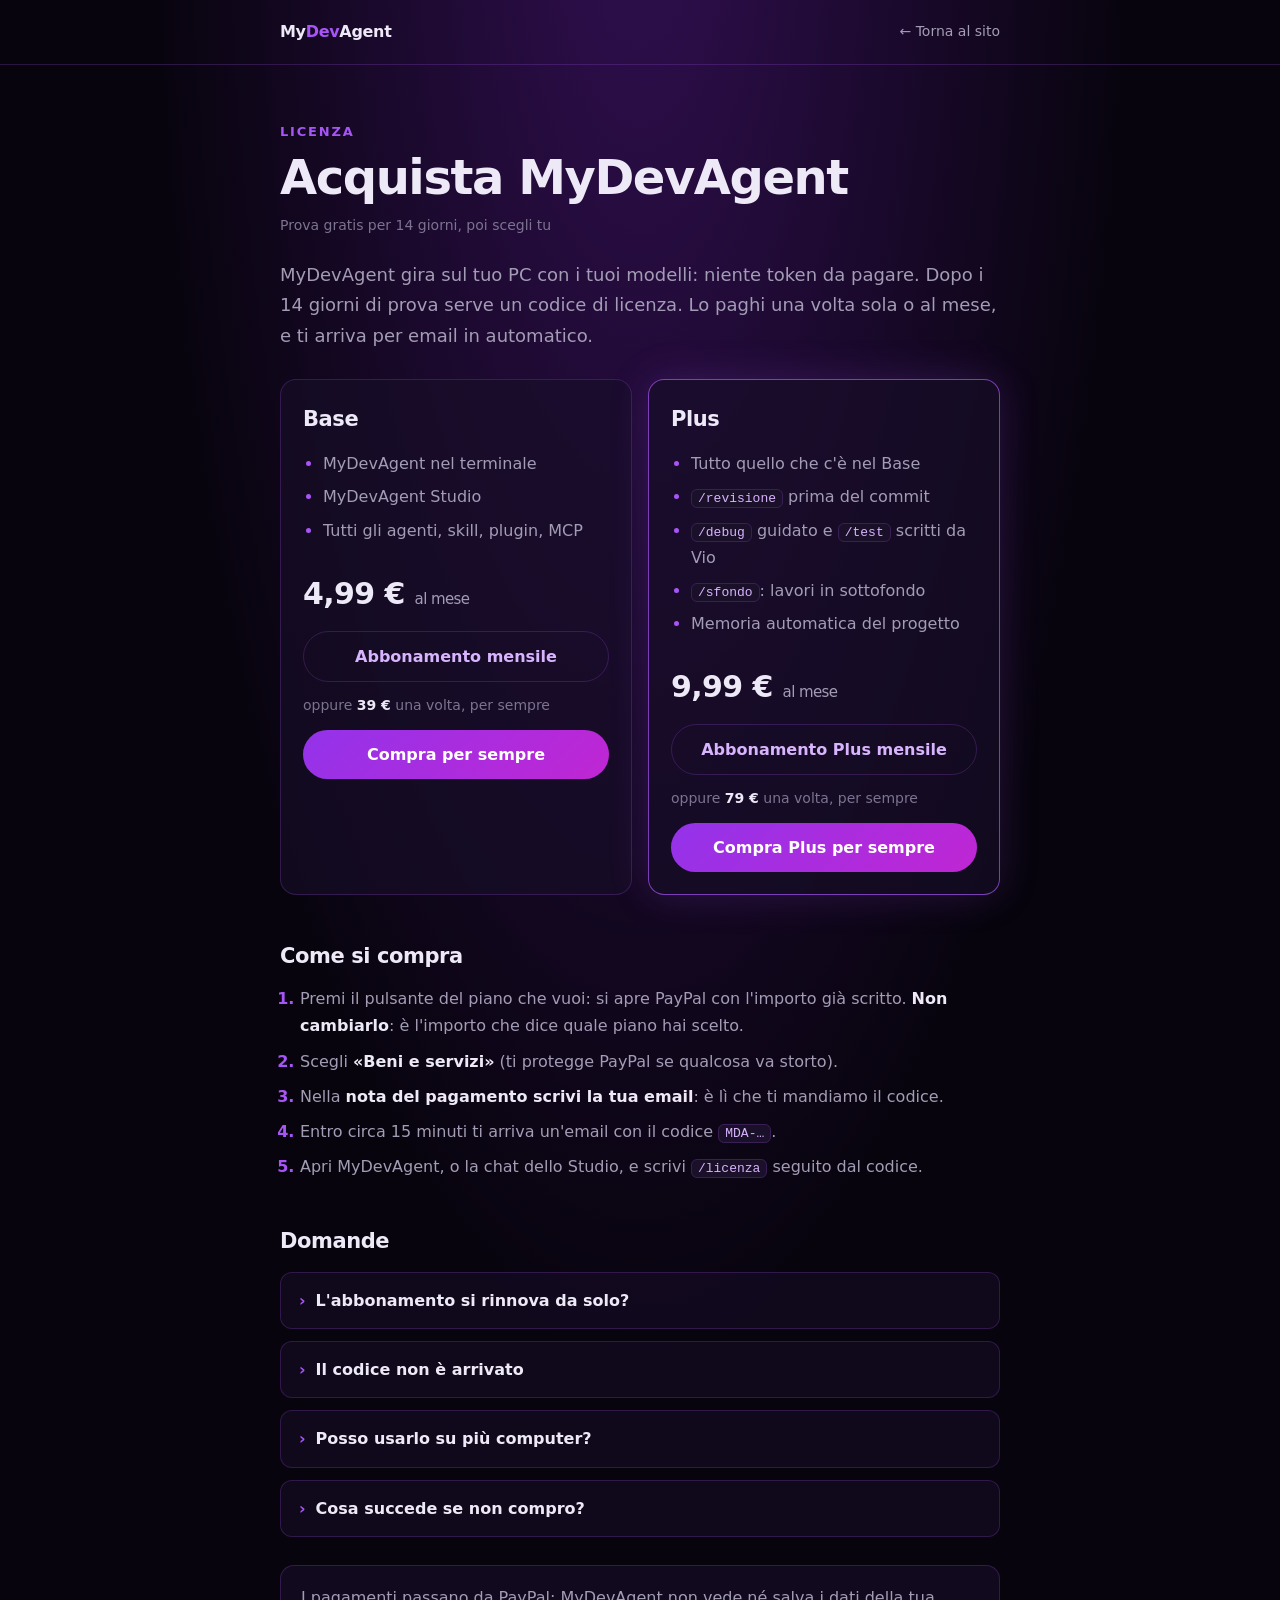
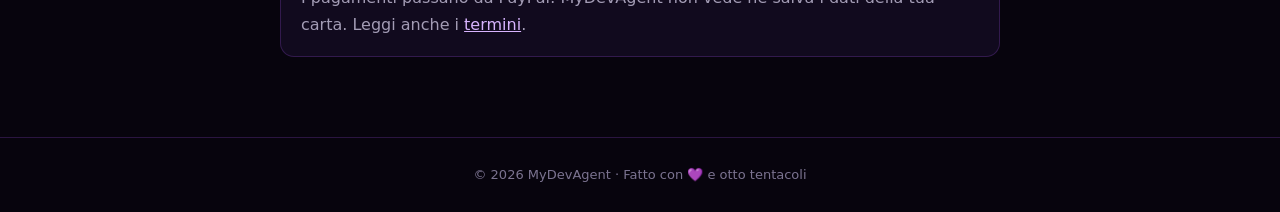
<file: prezzi.html>
<!doctype html>
<html lang="it">
<head>
<meta charset="utf-8">
<meta name="viewport" content="width=device-width, initial-scale=1">
<title>Prezzi · MyDevAgent</title>
<meta name="description" content="Prezzi di MyDevAgent: prova gratis per 14 giorni, poi abbonamento o acquisto una volta. Base o Plus.">
<meta name="theme-color" content="#07040d">
<link rel="icon" href="data:image/svg+xml,%3Csvg xmlns='http://www.w3.org/2000/svg' viewBox='0 0 14 8' shape-rendering='crispEdges'%3E%3Crect x='4' width='6' height='1' fill='%23581c87'/%3E%3Crect x='2' y='1' width='10' height='6' fill='%23a855f7'/%3E%3Crect x='4' y='3' width='2' height='2' fill='%231a0b2e'/%3E%3Crect x='8' y='3' width='2' height='2' fill='%231a0b2e'/%3E%3Crect x='1' y='7' width='12' height='1' fill='%23581c87'/%3E%3C/svg%3E">
<meta property="og:title" content="Prezzi · MyDevAgent">
<meta property="og:image" content="https://mydevagent.github.io/img/og.png?v=2">
<meta name="twitter:card" content="summary_large_image">
<link rel="stylesheet" href="legal.css">
<style>
  .plans { display: grid; grid-template-columns: 1fr 1fr; gap: 16px; margin-top: 28px; }
  .plan { padding: 22px; border-radius: 16px; border: 1px solid var(--line); background: rgba(24, 14, 40, .65); display: flex; flex-direction: column; gap: 12px; }
  .plan.plus { border-color: rgba(168, 85, 247, .7); box-shadow: 0 0 40px rgba(168, 85, 247, .18); }
  .plan h2 { margin: 0; }
  .plan ul { margin-top: 0; }
  .price { font-size: 30px; font-weight: 800; color: var(--text); letter-spacing: -.02em; }
  .price small { font-size: 15px; font-weight: 500; color: var(--muted); }
  .or { color: var(--dim); font-size: 14px; }
  .buy { display: block; text-align: center; padding: 11px 14px; border-radius: 999px; font-weight: 700; text-decoration: none; color: #fff; background: linear-gradient(135deg, #9333ea, #c026d3); }
  .buy.ghost { background: none; border: 1px solid var(--line); color: var(--lilac); }
  .buy:hover { filter: brightness(1.12); }
  ol { margin: 10px 0 0 20px; display: grid; gap: 8px; }
  ol li::marker { color: var(--purple); font-weight: 700; }
  @media (max-width: 640px) { .plans { grid-template-columns: 1fr; } }
</style>
</head>
<body>
<nav><div><a class="logo" href="./">My<b>Dev</b>Agent</a><a href="./">← Torna al sito</a></div></nav>
<main>
  <p class="kicker">Licenza</p>
  <h1>Acquista MyDevAgent</h1>
  <p class="date">Prova gratis per 14 giorni, poi scegli tu</p>
  <p class="intro">MyDevAgent gira sul tuo PC con i tuoi modelli: niente token da pagare. Dopo i 14 giorni di prova serve un codice di licenza. Lo paghi una volta sola o al mese, e ti arriva per email in automatico.</p>

  <div class="plans">
    <section class="plan">
      <h2>Base</h2>
      <ul>
        <li>MyDevAgent nel terminale</li>
        <li>MyDevAgent Studio</li>
        <li>Tutti gli agenti, skill, plugin, MCP</li>
      </ul>
      <p class="price">4,99 € <small>al mese</small></p>
      <a class="buy ghost" href="https://www.paypal.com/paypalme/GiovanniSantoro428/4.99EUR" target="_blank" rel="noopener">Abbonamento mensile</a>
      <p class="or">oppure <b>39 €</b> una volta, per sempre</p>
      <a class="buy" href="https://www.paypal.com/paypalme/GiovanniSantoro428/39EUR" target="_blank" rel="noopener">Compra per sempre</a>
    </section>
    <section class="plan plus">
      <h2>Plus</h2>
      <ul>
        <li>Tutto quello che c'è nel Base</li>
        <li><code>/revisione</code> prima del commit</li>
        <li><code>/debug</code> guidato e <code>/test</code> scritti da Vio</li>
        <li><code>/sfondo</code>: lavori in sottofondo</li>
        <li>Memoria automatica del progetto</li>
      </ul>
      <p class="price">9,99 € <small>al mese</small></p>
      <a class="buy ghost" href="https://www.paypal.com/paypalme/GiovanniSantoro428/9.99EUR" target="_blank" rel="noopener">Abbonamento Plus mensile</a>
      <p class="or">oppure <b>79 €</b> una volta, per sempre</p>
      <a class="buy" href="https://www.paypal.com/paypalme/GiovanniSantoro428/79EUR" target="_blank" rel="noopener">Compra Plus per sempre</a>
    </section>
  </div>

  <h2 id="come">Come si compra</h2>
  <ol>
    <li>Premi il pulsante del piano che vuoi: si apre PayPal con l'importo già scritto. <b>Non cambiarlo</b>: è l'importo che dice quale piano hai scelto.</li>
    <li>Scegli <b>«Beni e servizi»</b> (ti protegge PayPal se qualcosa va storto).</li>
    <li>Nella <b>nota del pagamento scrivi la tua email</b>: è lì che ti mandiamo il codice.</li>
    <li>Entro circa 15 minuti ti arriva un'email con il codice <code>MDA-…</code>.</li>
    <li>Apri MyDevAgent, o la chat dello Studio, e scrivi <code>/licenza</code> seguito dal codice.</li>
  </ol>

  <h2>Domande</h2>
  <details>
    <summary>L'abbonamento si rinnova da solo?</summary>
    <p>No. Il codice mensile vale 31 giorni. Quando scade, Vio te lo dice: paghi di nuovo dal pulsante e ti arriva un codice nuovo. Niente addebiti a sorpresa.</p>
  </details>
  <details>
    <summary>Il codice non è arrivato</summary>
    <p>Aspetta 15 minuti e controlla anche lo spam. Se non c'è, forse la nota del pagamento non conteneva l'email: rispondi all'email di conferma di PayPal o scrivici, e te lo mandiamo a mano.</p>
  </details>
  <details>
    <summary>Posso usarlo su più computer?</summary>
    <p>Sì, sui tuoi computer. Il codice è personale: non passarlo ad altri.</p>
  </details>
  <details>
    <summary>Cosa succede se non compro?</summary>
    <p>Dopo i 14 giorni di prova Vio non accetta più richieste finché non inserisci un codice. I tuoi progetti e i file restano tutti tuoi, sul tuo PC.</p>
  </details>

  <p class="box">I pagamenti passano da PayPal: MyDevAgent non vede né salva i dati della tua carta. Leggi anche i <a href="termini.html#licenze">termini</a>.</p>
</main>
<footer>© 2026 MyDevAgent · Fatto con 💜 e otto tentacoli</footer>
</body>
</html>
</file>
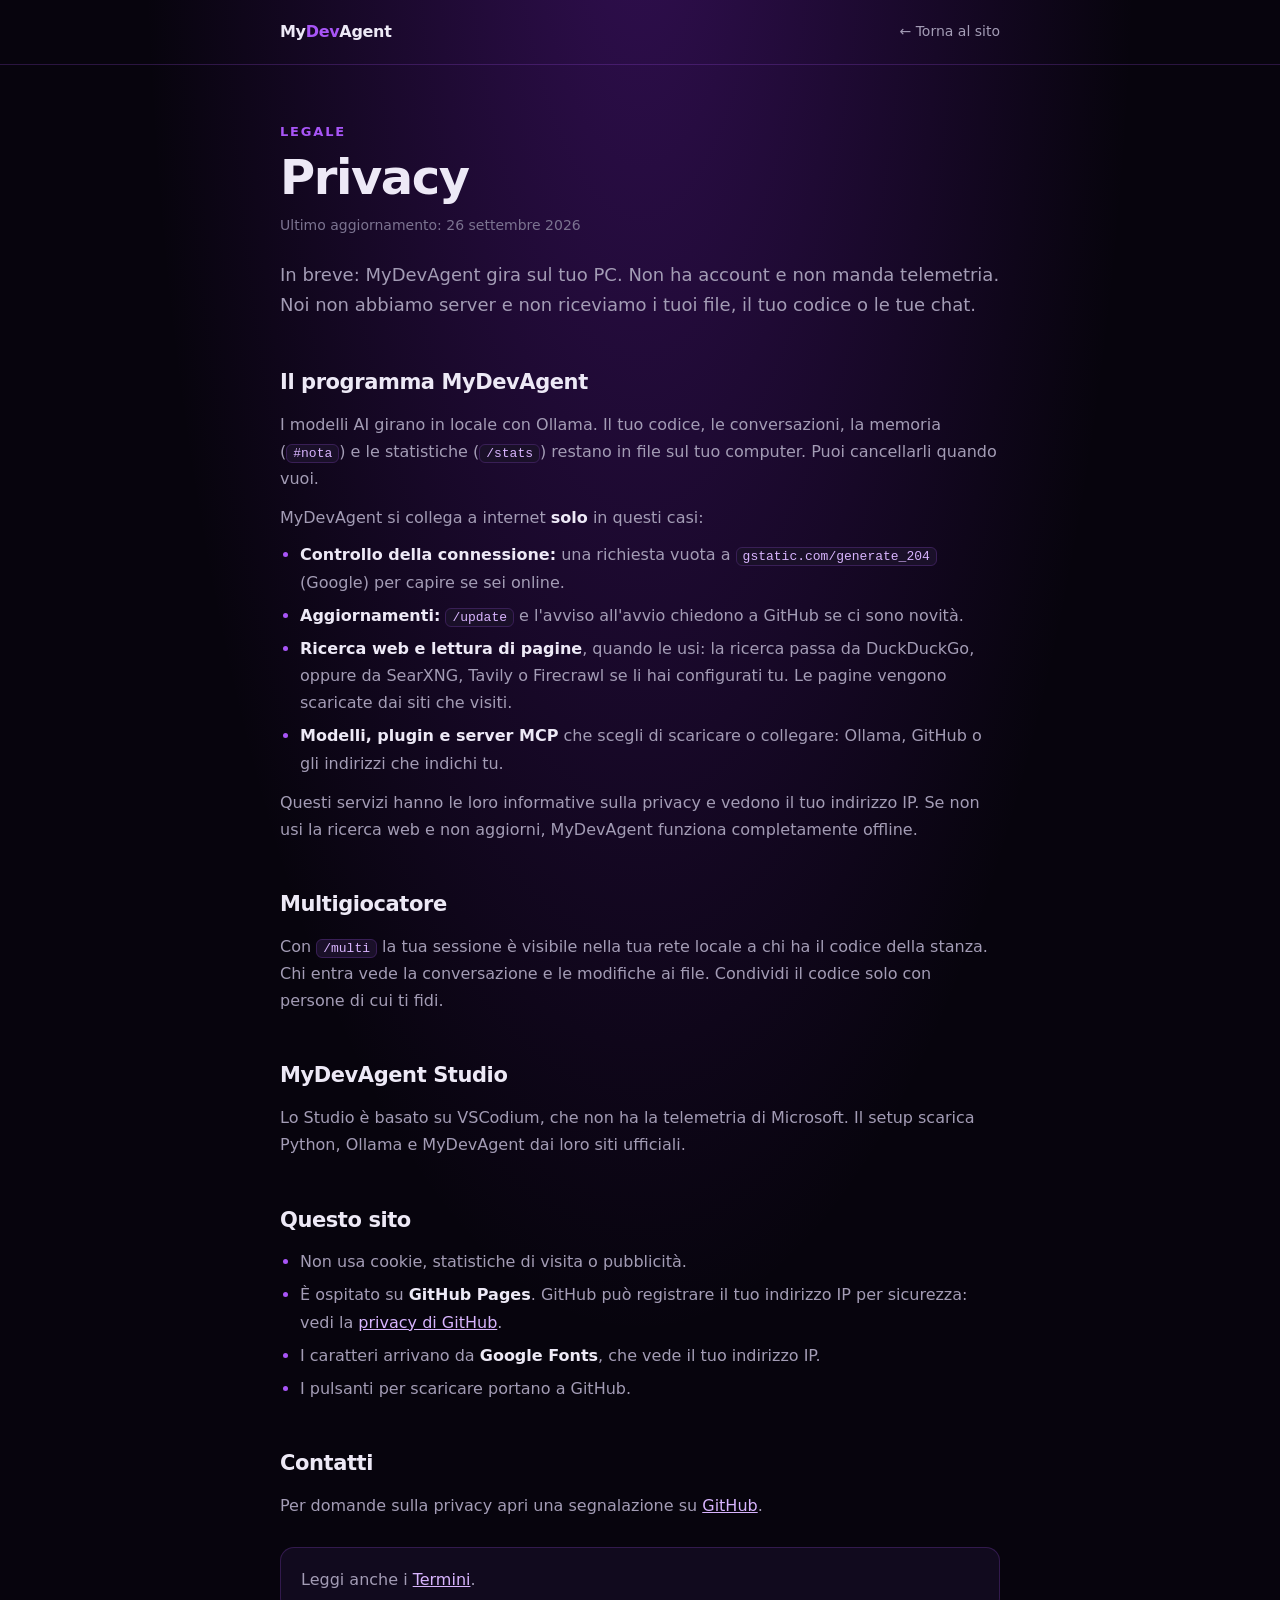
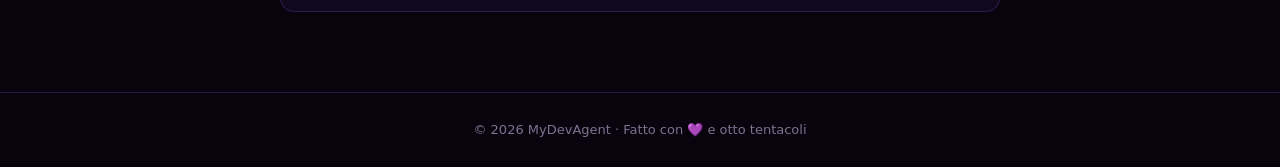
<file: privacy.html>
<!doctype html>
<html lang="it">
<head>
<meta charset="utf-8">
<meta name="viewport" content="width=device-width, initial-scale=1">
<title>Privacy · MyDevAgent</title>
<meta name="description" content="Informativa sulla privacy di MyDevAgent e del suo sito: niente account, niente telemetria, tutto sul tuo PC.">
<meta name="theme-color" content="#07040d">
<link rel="icon" href="data:image/svg+xml,%3Csvg xmlns='http://www.w3.org/2000/svg' viewBox='0 0 14 8' shape-rendering='crispEdges'%3E%3Crect x='4' width='6' height='1' fill='%23581c87'/%3E%3Crect x='2' y='1' width='10' height='6' fill='%23a855f7'/%3E%3Crect x='4' y='3' width='2' height='2' fill='%231a0b2e'/%3E%3Crect x='8' y='3' width='2' height='2' fill='%231a0b2e'/%3E%3Crect x='1' y='7' width='12' height='1' fill='%23581c87'/%3E%3C/svg%3E">
<meta property="og:title" content="Privacy · MyDevAgent">
<meta property="og:image" content="https://mydevagent.github.io/img/og.png?v=2">
<meta name="twitter:card" content="summary_large_image">
<link rel="stylesheet" href="legal.css">
</head>
<body>
<nav><div><a class="logo" href="./">My<b>Dev</b>Agent</a><a href="./">← Torna al sito</a></div></nav>
<main>
  <p class="kicker">Legale</p>
  <h1>Privacy</h1>
  <p class="date">Ultimo aggiornamento: 26 settembre 2026</p>
  <p class="intro">In breve: MyDevAgent gira sul tuo PC. Non ha account e non manda telemetria. Noi non abbiamo server e non riceviamo i tuoi file, il tuo codice o le tue chat.</p>

  <h2>Il programma MyDevAgent</h2>
  <p>I modelli AI girano in locale con Ollama. Il tuo codice, le conversazioni, la memoria (<code>#nota</code>) e le statistiche (<code>/stats</code>) restano in file sul tuo computer. Puoi cancellarli quando vuoi.</p>
  <p>MyDevAgent si collega a internet <b>solo</b> in questi casi:</p>
  <ul>
    <li><b>Controllo della connessione:</b> una richiesta vuota a <code>gstatic.com/generate_204</code> (Google) per capire se sei online.</li>
    <li><b>Aggiornamenti:</b> <code>/update</code> e l'avviso all'avvio chiedono a GitHub se ci sono novità.</li>
    <li><b>Ricerca web e lettura di pagine</b>, quando le usi: la ricerca passa da DuckDuckGo, oppure da SearXNG, Tavily o Firecrawl se li hai configurati tu. Le pagine vengono scaricate dai siti che visiti.</li>
    <li><b>Modelli, plugin e server MCP</b> che scegli di scaricare o collegare: Ollama, GitHub o gli indirizzi che indichi tu.</li>
  </ul>
  <p>Questi servizi hanno le loro informative sulla privacy e vedono il tuo indirizzo IP. Se non usi la ricerca web e non aggiorni, MyDevAgent funziona completamente offline.</p>

  <h2>Multigiocatore</h2>
  <p>Con <code>/multi</code> la tua sessione è visibile nella tua rete locale a chi ha il codice della stanza. Chi entra vede la conversazione e le modifiche ai file. Condividi il codice solo con persone di cui ti fidi.</p>

  <h2>MyDevAgent Studio</h2>
  <p>Lo Studio è basato su VSCodium, che non ha la telemetria di Microsoft. Il setup scarica Python, Ollama e MyDevAgent dai loro siti ufficiali.</p>

  <h2>Questo sito</h2>
  <ul>
    <li>Non usa cookie, statistiche di visita o pubblicità.</li>
    <li>È ospitato su <b>GitHub Pages</b>. GitHub può registrare il tuo indirizzo IP per sicurezza: vedi la <a href="https://docs.github.com/site-policy/privacy-policies/github-general-privacy-statement" target="_blank" rel="noopener">privacy di GitHub</a>.</li>
    <li>I caratteri arrivano da <b>Google Fonts</b>, che vede il tuo indirizzo IP.</li>
    <li>I pulsanti per scaricare portano a GitHub.</li>
  </ul>

  <h2>Contatti</h2>
  <p>Per domande sulla privacy apri una segnalazione su <a href="https://github.com/giovannisantorofrancesco2011-arch/MyDevAgent/issues" target="_blank" rel="noopener">GitHub</a>.</p>

  <p class="box">Leggi anche i <a href="termini.html">Termini</a>.</p>
</main>
<footer>© 2026 MyDevAgent · Fatto con 💜 e otto tentacoli</footer>
</body>
</html>
</file>
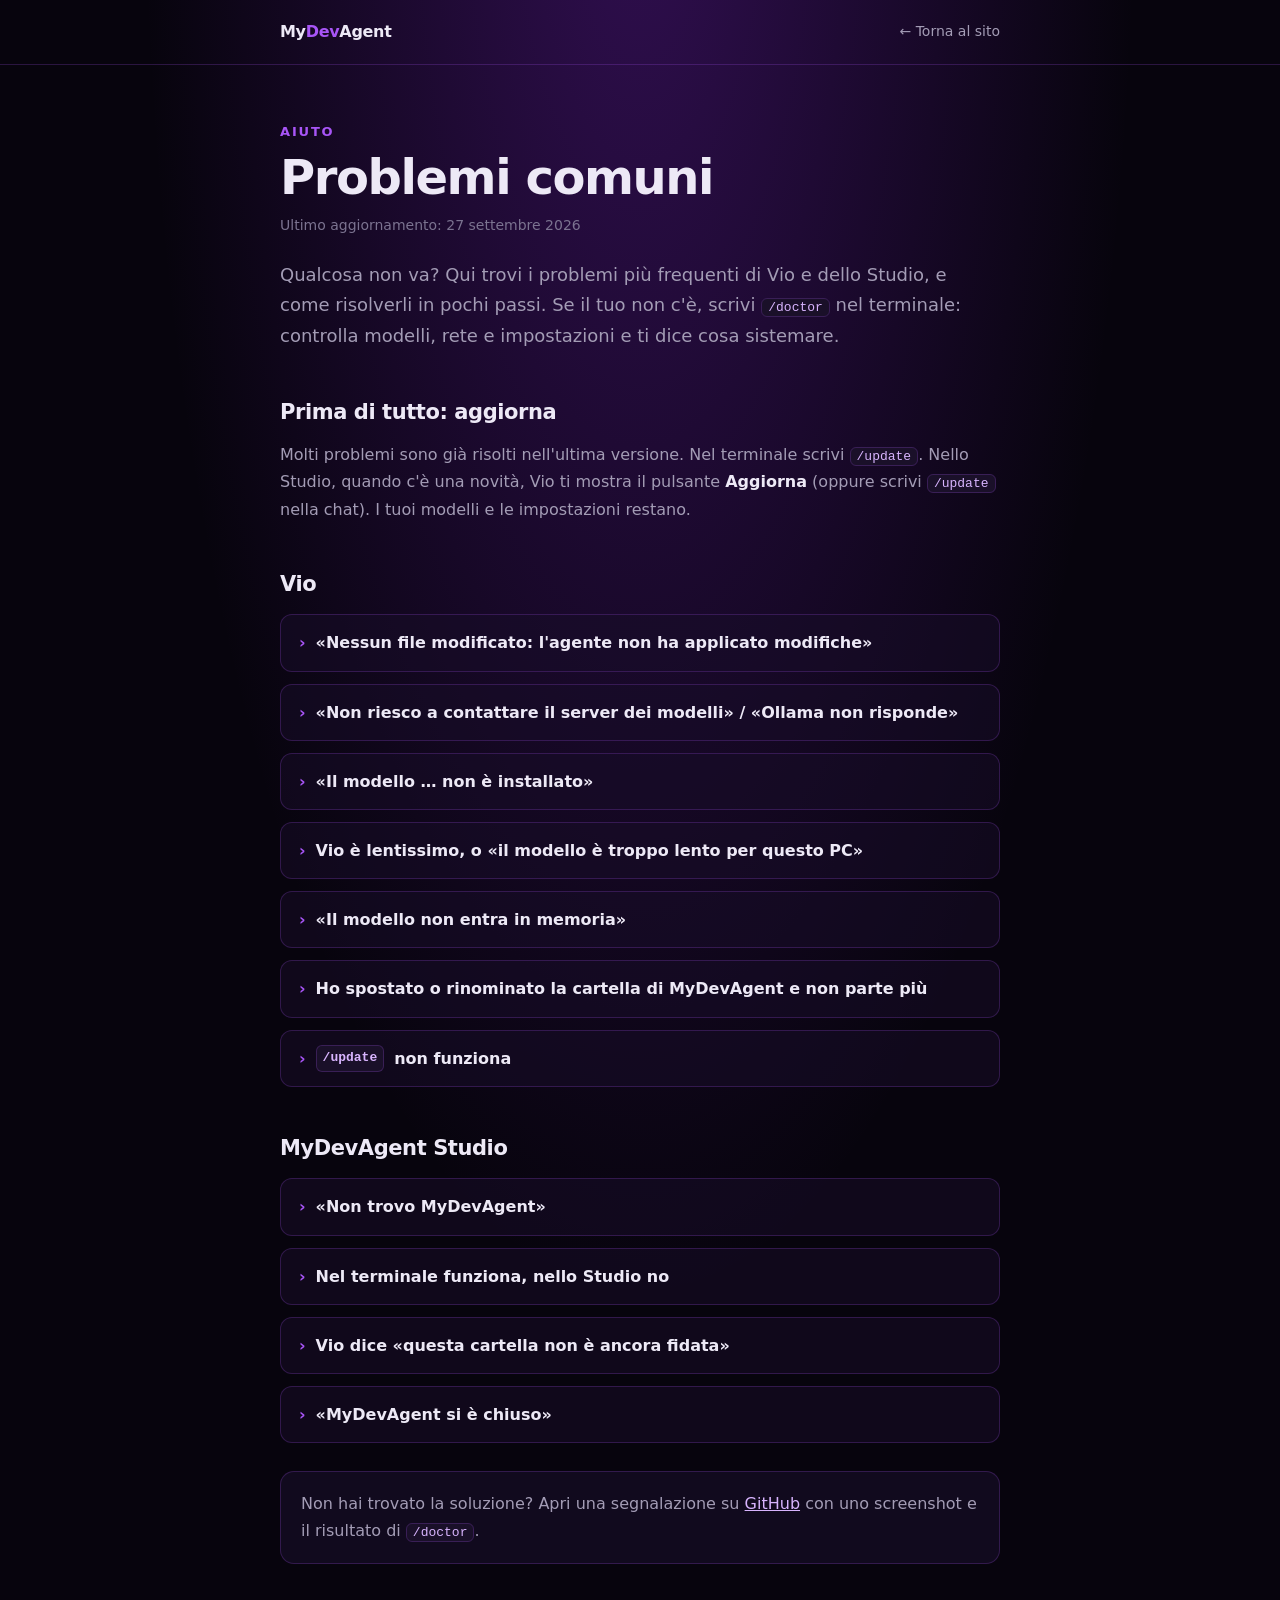
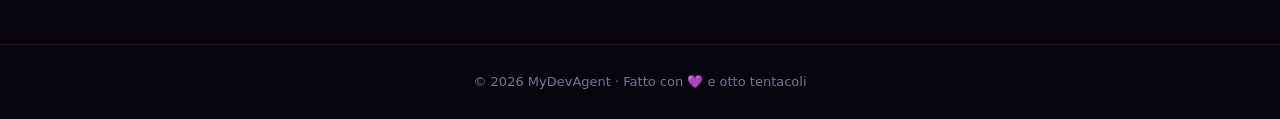
<file: problemi.html>
<!doctype html>
<html lang="it">
<head>
<meta charset="utf-8">
<meta name="viewport" content="width=device-width, initial-scale=1">
<title>Problemi comuni · MyDevAgent</title>
<meta name="description" content="Le soluzioni ai problemi più comuni di MyDevAgent e dello Studio: file non modificati, Ollama spento, modelli mancanti, aggiornamenti.">
<meta name="theme-color" content="#07040d">
<link rel="icon" href="data:image/svg+xml,%3Csvg xmlns='http://www.w3.org/2000/svg' viewBox='0 0 14 8' shape-rendering='crispEdges'%3E%3Crect x='4' width='6' height='1' fill='%23581c87'/%3E%3Crect x='2' y='1' width='10' height='6' fill='%23a855f7'/%3E%3Crect x='4' y='3' width='2' height='2' fill='%231a0b2e'/%3E%3Crect x='8' y='3' width='2' height='2' fill='%231a0b2e'/%3E%3Crect x='1' y='7' width='12' height='1' fill='%23581c87'/%3E%3C/svg%3E">
<meta property="og:title" content="Problemi comuni · MyDevAgent">
<meta property="og:image" content="https://mydevagent.github.io/img/og.png?v=2">
<meta name="twitter:card" content="summary_large_image">
<link rel="stylesheet" href="legal.css">
</head>
<body>
<nav><div><a class="logo" href="./">My<b>Dev</b>Agent</a><a href="./">← Torna al sito</a></div></nav>
<main>
  <p class="kicker">Aiuto</p>
  <h1>Problemi comuni</h1>
  <p class="date">Ultimo aggiornamento: 27 settembre 2026</p>
  <p class="intro">Qualcosa non va? Qui trovi i problemi più frequenti di Vio e dello Studio, e come risolverli in pochi passi. Se il tuo non c'è, scrivi <code>/doctor</code> nel terminale: controlla modelli, rete e impostazioni e ti dice cosa sistemare.</p>

  <h2 id="aggiornare">Prima di tutto: aggiorna</h2>
  <p>Molti problemi sono già risolti nell'ultima versione. Nel terminale scrivi <code>/update</code>. Nello Studio, quando c'è una novità, Vio ti mostra il pulsante <b>Aggiorna</b> (oppure scrivi <code>/update</code> nella chat). I tuoi modelli e le impostazioni restano.</p>

  <h2 id="vio">Vio</h2>
  <details id="nessun-file">
    <summary>«Nessun file modificato: l'agente non ha applicato modifiche»</summary>
    <p>Vio ha risposto ma non ha scritto nessun file. Prova così, in ordine:</p>
    <ul>
      <li><b>Aggiorna</b> MyDevAgent. Fino al 27 settembre 2026, con Ollama, le richieste lunghe venivano tagliate e Vio non vedeva più cosa gli avevi chiesto. Succedeva soprattutto nello Studio.</li>
      <li>Scrivi <code>/context</code>: se la barra è quasi piena, scrivi <code>/compact</code> per riassumere la conversazione, oppure <code>/clear</code> per ricominciare.</li>
      <li>Chiedi in modo preciso, con il nome del file: «crea <code>index.html</code> con…» funziona meglio di «fammi un sito».</li>
      <li>Controlla i permessi: in modalità <b>plan</b> Vio legge e propone, ma non modifica niente. Premi <b>Maiusc+Tab</b> per cambiare.</li>
      <li>I modelli piccoli (3B o meno) a volte non usano bene gli strumenti: se la tua scheda video lo permette, usa un profilo più grande.</li>
    </ul>
  </details>
  <details id="ollama">
    <summary>«Non riesco a contattare il server dei modelli» / «Ollama non risponde»</summary>
    <p>Ollama è il programma che fa girare i modelli sul tuo PC. Aprilo dal menu Start (su Mac dalle Applicazioni), oppure scrivi <code>ollama serve</code> in un altro terminale. Poi riprova. Nello Studio c'è il pulsante <b>Avvia Ollama</b>.</p>
  </details>
  <details id="modello">
    <summary>«Il modello … non è installato»</summary>
    <p>Scaricalo con <code>/pull nome-del-modello</code> (per esempio <code>/pull qwen2.5-coder:7b</code>). Nello Studio basta il pulsante <b>Scarica i modelli</b>. Con <code>/models</code> vedi quelli che hai già.</p>
  </details>
  <details id="lento">
    <summary>Vio è lentissimo, o «il modello è troppo lento per questo PC»</summary>
    <ul>
      <li>Usa <code>/fast</code> per le richieste semplici: lavora un agente solo invece di un team.</li>
      <li>Scegli un profilo adatto alla tua scheda video: <code>cpu</code> se non ce l'hai, <code>gpu8</code> per 8 GB, e così via.</li>
      <li>Chiudi i programmi pesanti (giochi, altri modelli): la memoria della scheda video serve a Vio.</li>
    </ul>
  </details>
  <details id="memoria">
    <summary>«Il modello non entra in memoria»</summary>
    <p>Il modello è troppo grande per la tua RAM o scheda video. Chiudi altri programmi, oppure usa un profilo più piccolo (<code>mydevagent -p cpu</code> o <code>-p gpu8</code>).</p>
  </details>
  <details id="spostata">
    <summary>Ho spostato o rinominato la cartella di MyDevAgent e non parte più</summary>
    <p>Avvialo con <code>run.bat</code>: si accorge che la cartella è cambiata e si ripara da solo. Se non basta, cancella la cartella <code>.venv</code> dentro MyDevAgent e lancia di nuovo <code>run.bat</code>: reinstalla tutto (una volta sola).</p>
  </details>
  <details id="update">
    <summary><code>/update</code> non funziona</summary>
    <ul>
      <li>«non è una copia git»: hai scaricato MyDevAgent come zip. Segui «Aggiornare» nel README per collegarlo a GitHub, oppure scaricalo di nuovo con git.</li>
      <li>«hai modifiche locali»: hai cambiato dei file dentro la cartella di MyDevAgent. Scrivi <code>git stash</code> in quella cartella e riprova.</li>
      <li>«GitHub non risponde»: controlla la connessione e riprova tra poco.</li>
    </ul>
  </details>

  <h2 id="studio">MyDevAgent Studio</h2>
  <details id="non-trovo">
    <summary>«Non trovo MyDevAgent»</summary>
    <p>Lo Studio cerca MyDevAgent sul Desktop, nei Documenti e nella cartella utente. Se l'hai messo altrove, premi <b>Ce l'ho già: scegli la cartella</b> e scegli quella con dentro <code>.venv</code>. Se non l'hai ancora, premi <b>Installa MyDevAgent</b>: scarica Python, Ollama, MyDevAgent e i modelli.</p>
  </details>
  <details id="copia">
    <summary>Nel terminale funziona, nello Studio no</summary>
    <p>All'avvio Vio scrive nella chat quale MyDevAgent sta usando (cartella e versione). Se è una copia diversa da quella che usi nel terminale, scegli quella giusta con l'impostazione <b>MyDevAgent: Percorso</b>, oppure aggiorna la copia con il pulsante <b>Aggiorna</b>.</p>
  </details>
  <details id="fidata">
    <summary>Vio dice «questa cartella non è ancora fidata»</summary>
    <p>Lo Studio apre le cartelle nuove in modalità protetta: finché non ti fidi, Vio non legge, non modifica e non lancia niente. Premi <b>Mi fido di questa cartella</b> se il progetto è tuo o viene da qualcuno di cui ti fidi.</p>
  </details>
  <details id="chiuso">
    <summary>«MyDevAgent si è chiuso»</summary>
    <p>Premi <b>Riavvia</b>. Se ricapita, premi <b>Mostra il registro</b>: le ultime righe dicono cosa è successo. Spesso basta aggiornare MyDevAgent o avviare Ollama.</p>
  </details>

  <p class="box">Non hai trovato la soluzione? Apri una segnalazione su <a href="https://github.com/giovannisantorofrancesco2011-arch/MyDevAgent/issues" target="_blank" rel="noopener">GitHub</a> con uno screenshot e il risultato di <code>/doctor</code>.</p>
</main>
<footer>© 2026 MyDevAgent · Fatto con 💜 e otto tentacoli</footer>
</body>
</html>
</file>
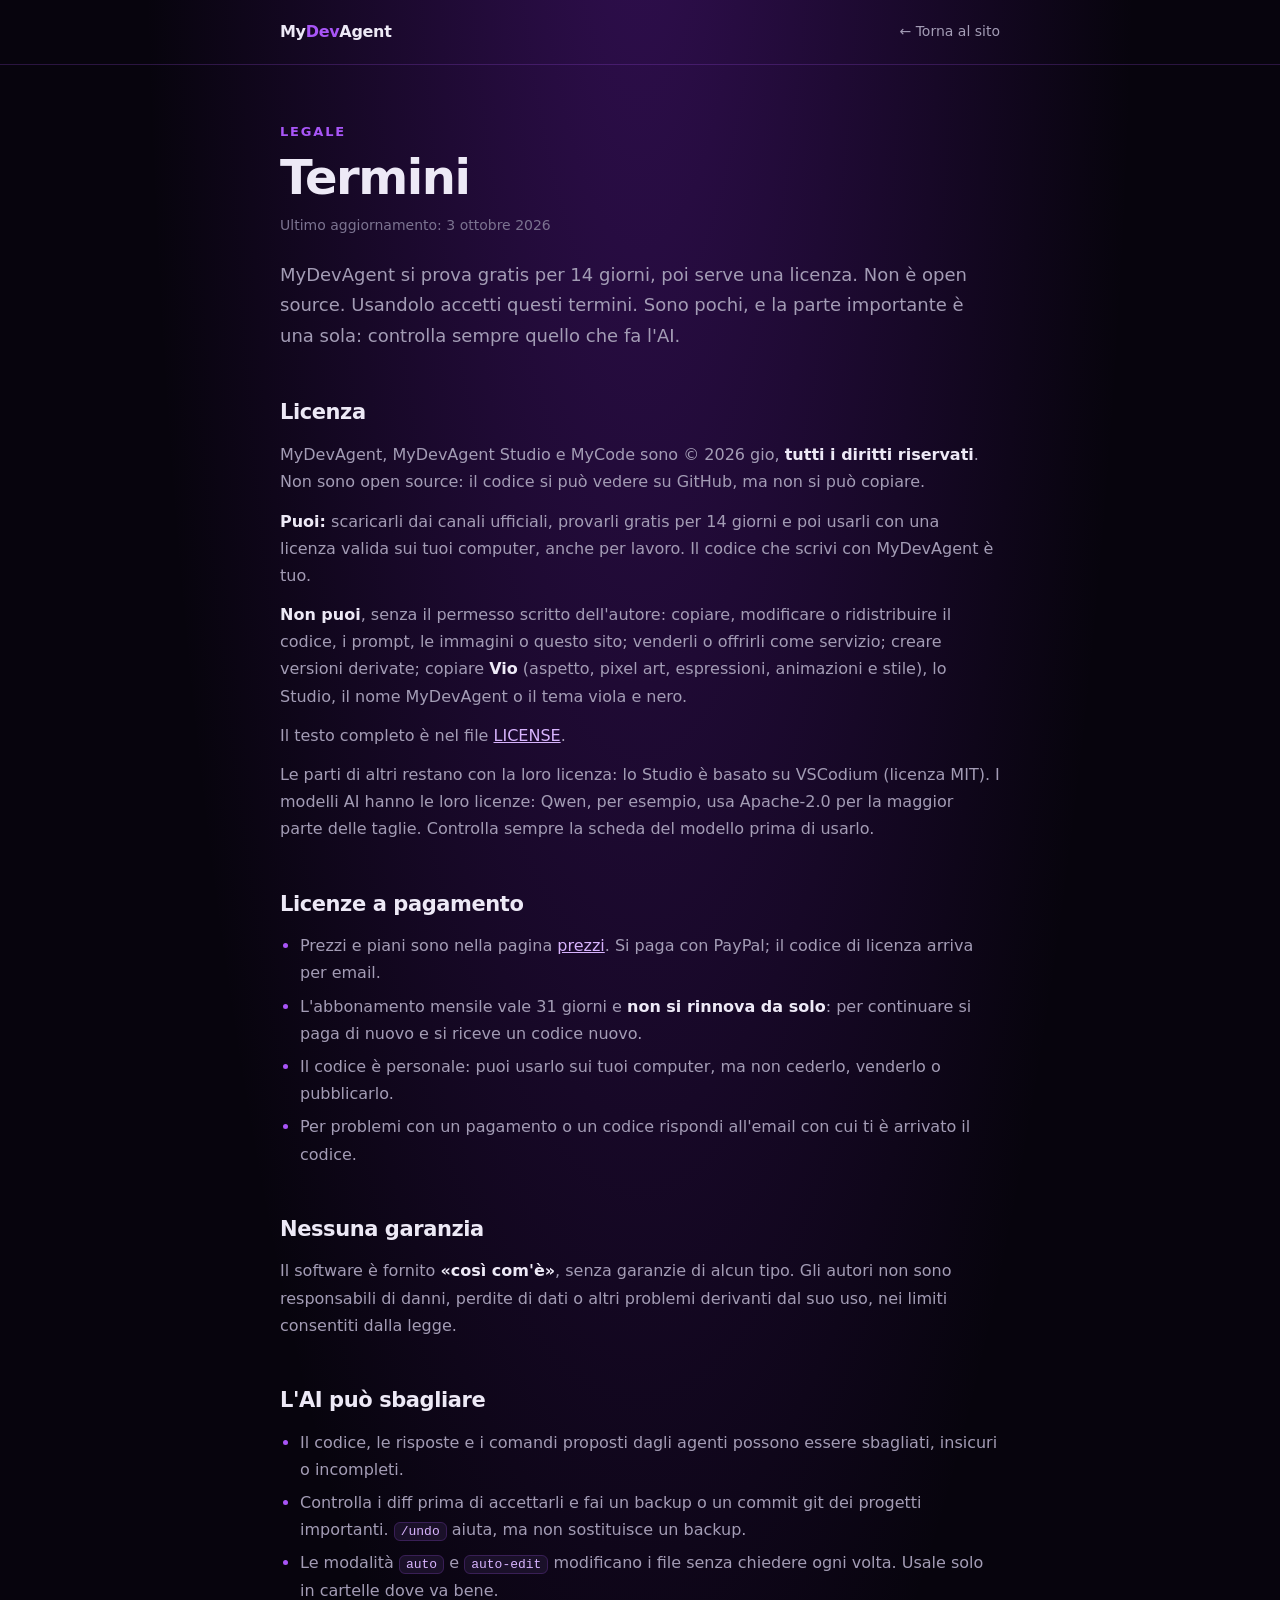
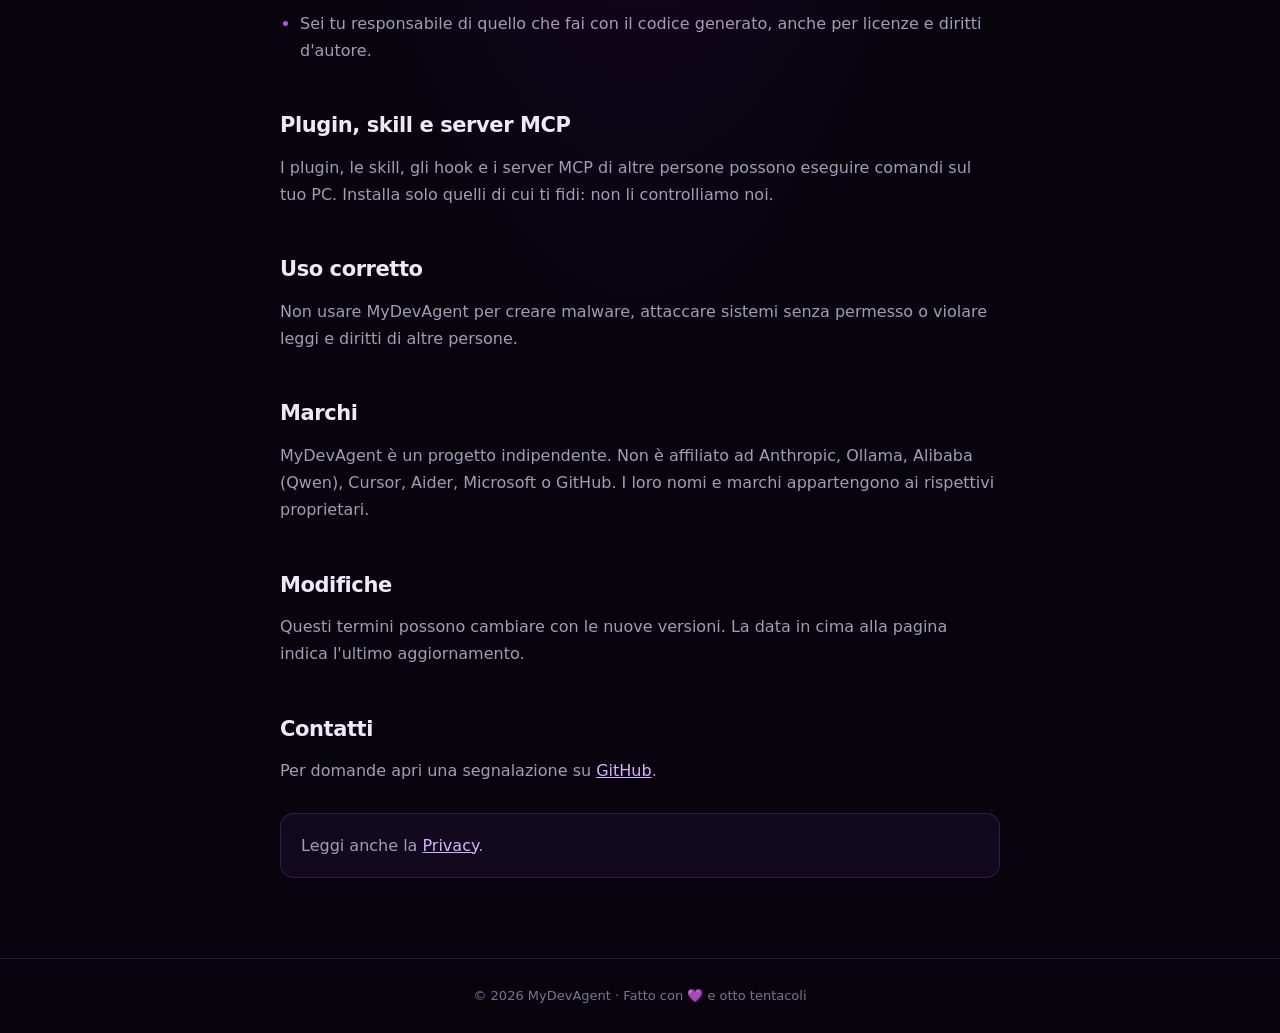
<file: termini.html>
<!doctype html>
<html lang="it">
<head>
<meta charset="utf-8">
<meta name="viewport" content="width=device-width, initial-scale=1">
<title>Termini · MyDevAgent</title>
<meta name="description" content="Termini d'uso di MyDevAgent: prova gratuita e licenze a pagamento, tutti i diritti riservati, fornito così com'è.">
<meta name="theme-color" content="#07040d">
<link rel="icon" href="data:image/svg+xml,%3Csvg xmlns='http://www.w3.org/2000/svg' viewBox='0 0 14 8' shape-rendering='crispEdges'%3E%3Crect x='4' width='6' height='1' fill='%23581c87'/%3E%3Crect x='2' y='1' width='10' height='6' fill='%23a855f7'/%3E%3Crect x='4' y='3' width='2' height='2' fill='%231a0b2e'/%3E%3Crect x='8' y='3' width='2' height='2' fill='%231a0b2e'/%3E%3Crect x='1' y='7' width='12' height='1' fill='%23581c87'/%3E%3C/svg%3E">
<meta property="og:title" content="Termini · MyDevAgent">
<meta property="og:image" content="https://mydevagent.github.io/img/og.png?v=2">
<meta name="twitter:card" content="summary_large_image">
<link rel="stylesheet" href="legal.css">
</head>
<body>
<nav><div><a class="logo" href="./">My<b>Dev</b>Agent</a><a href="./">← Torna al sito</a></div></nav>
<main>
  <p class="kicker">Legale</p>
  <h1>Termini</h1>
  <p class="date">Ultimo aggiornamento: 3 ottobre 2026</p>
  <p class="intro">MyDevAgent si prova gratis per 14 giorni, poi serve una licenza. Non è open source. Usandolo accetti questi termini. Sono pochi, e la parte importante è una sola: controlla sempre quello che fa l'AI.</p>

  <h2 id="licenza">Licenza</h2>
  <p>MyDevAgent, MyDevAgent Studio e MyCode sono © 2026 gio, <b>tutti i diritti riservati</b>. Non sono open source: il codice si può vedere su GitHub, ma non si può copiare.</p>
  <p><b>Puoi:</b> scaricarli dai canali ufficiali, provarli gratis per 14 giorni e poi usarli con una licenza valida sui tuoi computer, anche per lavoro. Il codice che scrivi con MyDevAgent è tuo.</p>
  <p><b>Non puoi</b>, senza il permesso scritto dell'autore: copiare, modificare o ridistribuire il codice, i prompt, le immagini o questo sito; venderli o offrirli come servizio; creare versioni derivate; copiare <b>Vio</b> (aspetto, pixel art, espressioni, animazioni e stile), lo Studio, il nome MyDevAgent o il tema viola e nero.</p>
  <p>Il testo completo è nel file <a href="https://github.com/giovannisantorofrancesco2011-arch/MyDevAgent/blob/MyDevAgent/LICENSE" target="_blank" rel="noopener">LICENSE</a>.</p>
  <p>Le parti di altri restano con la loro licenza: lo Studio è basato su VSCodium (licenza MIT). I modelli AI hanno le loro licenze: Qwen, per esempio, usa Apache-2.0 per la maggior parte delle taglie. Controlla sempre la scheda del modello prima di usarlo.</p>

  <h2 id="licenze">Licenze a pagamento</h2>
  <ul>
    <li>Prezzi e piani sono nella pagina <a href="prezzi.html">prezzi</a>. Si paga con PayPal; il codice di licenza arriva per email.</li>
    <li>L'abbonamento mensile vale 31 giorni e <b>non si rinnova da solo</b>: per continuare si paga di nuovo e si riceve un codice nuovo.</li>
    <li>Il codice è personale: puoi usarlo sui tuoi computer, ma non cederlo, venderlo o pubblicarlo.</li>
    <li>Per problemi con un pagamento o un codice rispondi all'email con cui ti è arrivato il codice.</li>
  </ul>

  <h2>Nessuna garanzia</h2>
  <p>Il software è fornito <b>«così com'è»</b>, senza garanzie di alcun tipo. Gli autori non sono responsabili di danni, perdite di dati o altri problemi derivanti dal suo uso, nei limiti consentiti dalla legge.</p>

  <h2>L'AI può sbagliare</h2>
  <ul>
    <li>Il codice, le risposte e i comandi proposti dagli agenti possono essere sbagliati, insicuri o incompleti.</li>
    <li>Controlla i diff prima di accettarli e fai un backup o un commit git dei progetti importanti. <code>/undo</code> aiuta, ma non sostituisce un backup.</li>
    <li>Le modalità <code>auto</code> e <code>auto-edit</code> modificano i file senza chiedere ogni volta. Usale solo in cartelle dove va bene.</li>
    <li>Sei tu responsabile di quello che fai con il codice generato, anche per licenze e diritti d'autore.</li>
  </ul>

  <h2>Plugin, skill e server MCP</h2>
  <p>I plugin, le skill, gli hook e i server MCP di altre persone possono eseguire comandi sul tuo PC. Installa solo quelli di cui ti fidi: non li controlliamo noi.</p>

  <h2>Uso corretto</h2>
  <p>Non usare MyDevAgent per creare malware, attaccare sistemi senza permesso o violare leggi e diritti di altre persone.</p>

  <h2>Marchi</h2>
  <p>MyDevAgent è un progetto indipendente. Non è affiliato ad Anthropic, Ollama, Alibaba (Qwen), Cursor, Aider, Microsoft o GitHub. I loro nomi e marchi appartengono ai rispettivi proprietari.</p>

  <h2>Modifiche</h2>
  <p>Questi termini possono cambiare con le nuove versioni. La data in cima alla pagina indica l'ultimo aggiornamento.</p>

  <h2>Contatti</h2>
  <p>Per domande apri una segnalazione su <a href="https://github.com/giovannisantorofrancesco2011-arch/MyDevAgent/issues" target="_blank" rel="noopener">GitHub</a>.</p>

  <p class="box">Leggi anche la <a href="privacy.html">Privacy</a>.</p>
</main>
<footer>© 2026 MyDevAgent · Fatto con 💜 e otto tentacoli</footer>
</body>
</html>
</file>
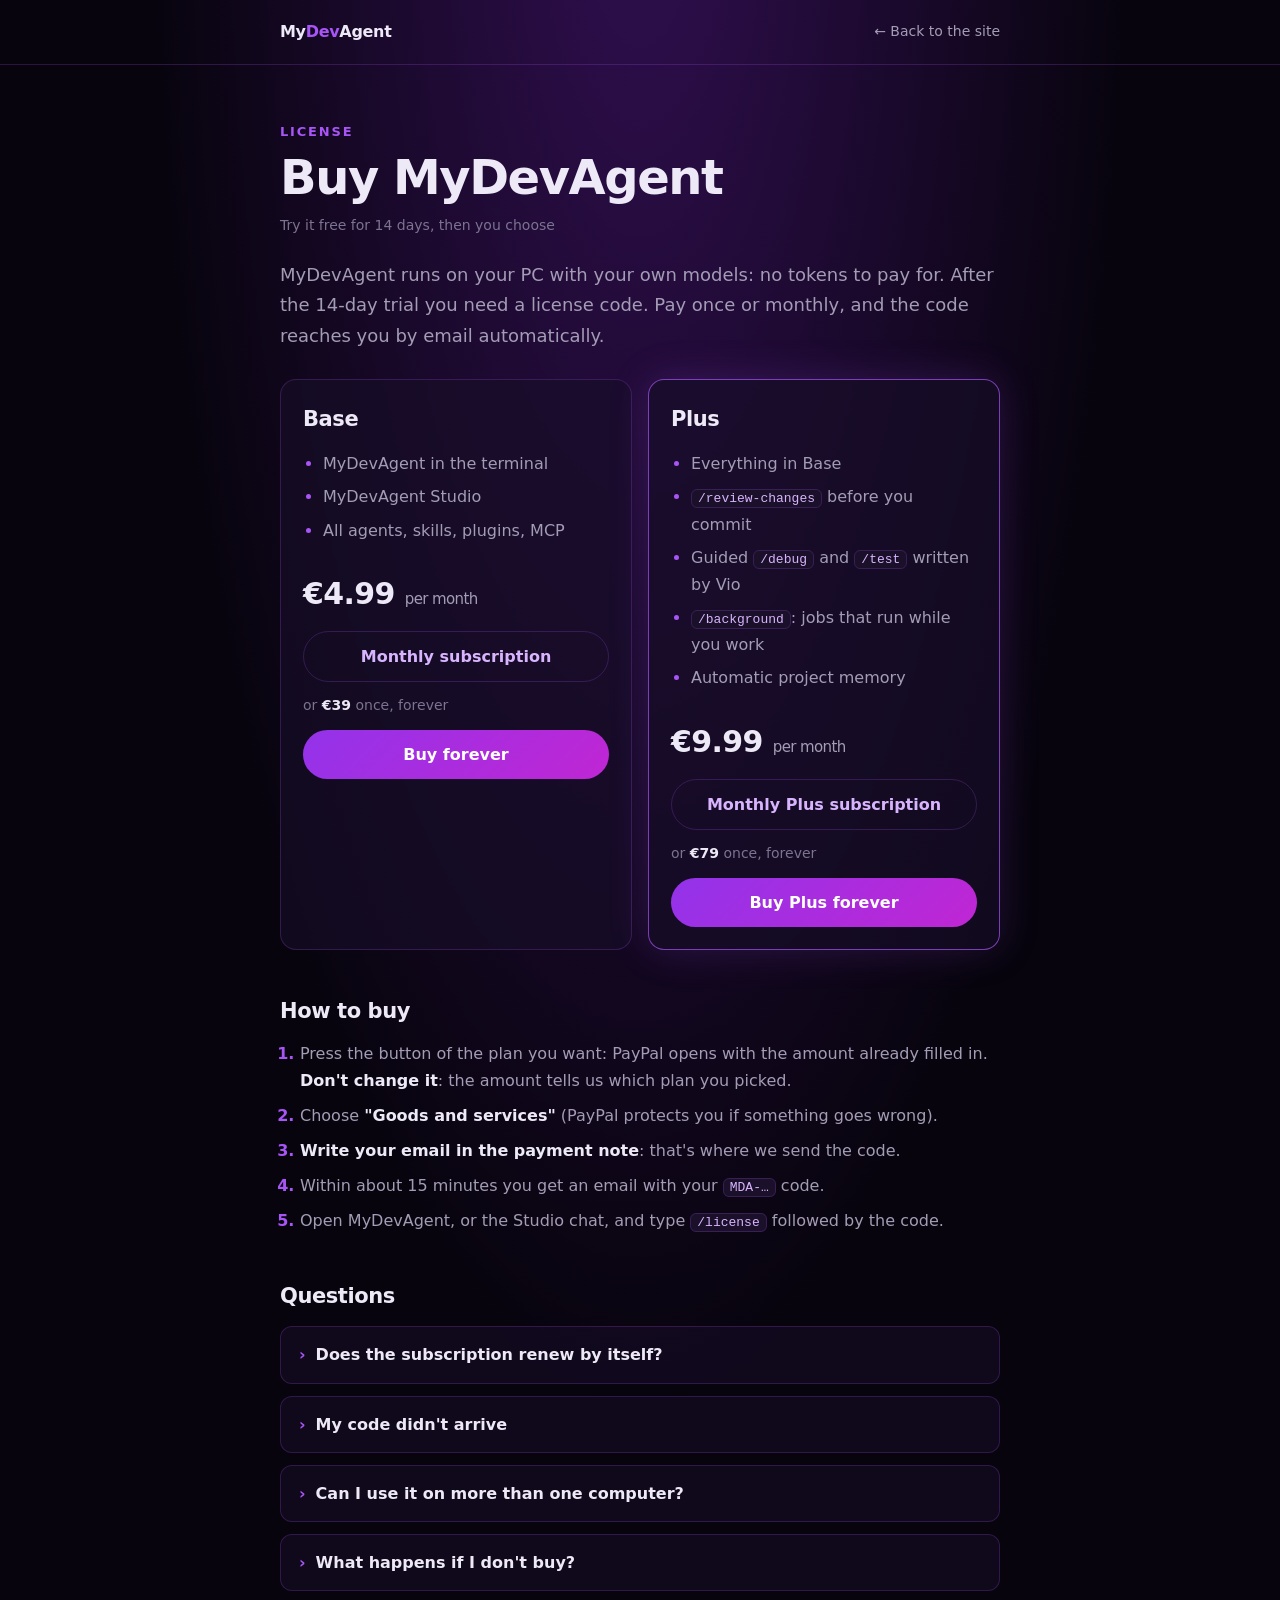
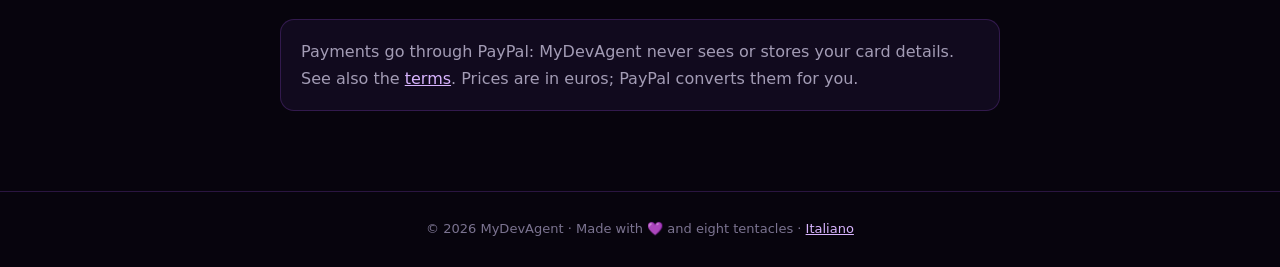
<file: en/pricing.html>
<!doctype html>
<html lang="en">
<head>
<meta charset="utf-8">
<meta name="viewport" content="width=device-width, initial-scale=1">
<title>Pricing · MyDevAgent</title>
<meta name="description" content="MyDevAgent pricing: free 14-day trial, then a subscription or a one-time purchase. Base or Plus.">
<meta name="theme-color" content="#07040d">
<link rel="icon" href="data:image/svg+xml,%3Csvg xmlns='http://www.w3.org/2000/svg' viewBox='0 0 14 8' shape-rendering='crispEdges'%3E%3Crect x='4' width='6' height='1' fill='%23581c87'/%3E%3Crect x='2' y='1' width='10' height='6' fill='%23a855f7'/%3E%3Crect x='4' y='3' width='2' height='2' fill='%231a0b2e'/%3E%3Crect x='8' y='3' width='2' height='2' fill='%231a0b2e'/%3E%3Crect x='1' y='7' width='12' height='1' fill='%23581c87'/%3E%3C/svg%3E">
<meta property="og:title" content="Pricing · MyDevAgent">
<meta property="og:image" content="https://mydevagent.github.io/img/og.png?v=2">
<meta property="og:url" content="https://mydevagent.github.io/en/pricing.html">
<meta name="twitter:card" content="summary_large_image">
<link rel="canonical" href="https://mydevagent.github.io/en/pricing.html">
<link rel="alternate" hreflang="it" href="https://mydevagent.github.io/prezzi.html">
<link rel="stylesheet" href="legal.css">
<style>
  .plans { display: grid; grid-template-columns: 1fr 1fr; gap: 16px; margin-top: 28px; }
  .plan { padding: 22px; border-radius: 16px; border: 1px solid var(--line); background: rgba(24, 14, 40, .65); display: flex; flex-direction: column; gap: 12px; }
  .plan.plus { border-color: rgba(168, 85, 247, .7); box-shadow: 0 0 40px rgba(168, 85, 247, .18); }
  .plan h2 { margin: 0; }
  .plan ul { margin-top: 0; }
  .price { font-size: 30px; font-weight: 800; color: var(--text); letter-spacing: -.02em; }
  .price small { font-size: 15px; font-weight: 500; color: var(--muted); }
  .or { color: var(--dim); font-size: 14px; }
  .buy { display: block; text-align: center; padding: 11px 14px; border-radius: 999px; font-weight: 700; text-decoration: none; color: #fff; background: linear-gradient(135deg, #9333ea, #c026d3); }
  .buy.ghost { background: none; border: 1px solid var(--line); color: var(--lilac); }
  .buy:hover { filter: brightness(1.12); }
  ol { margin: 10px 0 0 20px; display: grid; gap: 8px; }
  ol li::marker { color: var(--purple); font-weight: 700; }
  @media (max-width: 640px) { .plans { grid-template-columns: 1fr; } }
</style>
</head>
<body>
<nav><div><a class="logo" href="./">My<b>Dev</b>Agent</a><a href="./">← Back to the site</a></div></nav>
<main>
  <p class="kicker">License</p>
  <h1>Buy MyDevAgent</h1>
  <p class="date">Try it free for 14 days, then you choose</p>
  <p class="intro">MyDevAgent runs on your PC with your own models: no tokens to pay for. After the 14-day trial you need a license code. Pay once or monthly, and the code reaches you by email automatically.</p>

  <div class="plans">
    <section class="plan">
      <h2>Base</h2>
      <ul>
        <li>MyDevAgent in the terminal</li>
        <li>MyDevAgent Studio</li>
        <li>All agents, skills, plugins, MCP</li>
      </ul>
      <p class="price">€4.99 <small>per month</small></p>
      <a class="buy ghost" href="https://www.paypal.com/paypalme/GiovanniSantoro428/4.99EUR" target="_blank" rel="noopener">Monthly subscription</a>
      <p class="or">or <b>€39</b> once, forever</p>
      <a class="buy" href="https://www.paypal.com/paypalme/GiovanniSantoro428/39EUR" target="_blank" rel="noopener">Buy forever</a>
    </section>
    <section class="plan plus">
      <h2>Plus</h2>
      <ul>
        <li>Everything in Base</li>
        <li><code>/review-changes</code> before you commit</li>
        <li>Guided <code>/debug</code> and <code>/test</code> written by Vio</li>
        <li><code>/background</code>: jobs that run while you work</li>
        <li>Automatic project memory</li>
      </ul>
      <p class="price">€9.99 <small>per month</small></p>
      <a class="buy ghost" href="https://www.paypal.com/paypalme/GiovanniSantoro428/9.99EUR" target="_blank" rel="noopener">Monthly Plus subscription</a>
      <p class="or">or <b>€79</b> once, forever</p>
      <a class="buy" href="https://www.paypal.com/paypalme/GiovanniSantoro428/79EUR" target="_blank" rel="noopener">Buy Plus forever</a>
    </section>
  </div>

  <h2 id="how">How to buy</h2>
  <ol>
    <li>Press the button of the plan you want: PayPal opens with the amount already filled in. <b>Don't change it</b>: the amount tells us which plan you picked.</li>
    <li>Choose <b>"Goods and services"</b> (PayPal protects you if something goes wrong).</li>
    <li><b>Write your email in the payment note</b>: that's where we send the code.</li>
    <li>Within about 15 minutes you get an email with your <code>MDA-…</code> code.</li>
    <li>Open MyDevAgent, or the Studio chat, and type <code>/license</code> followed by the code.</li>
  </ol>

  <h2>Questions</h2>
  <details>
    <summary>Does the subscription renew by itself?</summary>
    <p>No. A monthly code lasts 31 days. When it runs out, Vio tells you: pay again from the button and you get a new code. No surprise charges.</p>
  </details>
  <details>
    <summary>My code didn't arrive</summary>
    <p>Wait 15 minutes and check your spam folder too. If it isn't there, maybe the payment note didn't contain your email: reply to PayPal's confirmation email or write to us, and we'll send it by hand.</p>
  </details>
  <details>
    <summary>Can I use it on more than one computer?</summary>
    <p>Yes, on your own computers. The code is personal: don't pass it on to others.</p>
  </details>
  <details>
    <summary>What happens if I don't buy?</summary>
    <p>After the 14-day trial Vio stops taking requests until you enter a code. Your projects and files stay yours, on your PC.</p>
  </details>

  <p class="box">Payments go through PayPal: MyDevAgent never sees or stores your card details. See also the <a href="terms.html#licenses">terms</a>. Prices are in euros; PayPal converts them for you.</p>
</main>
<footer>© 2026 MyDevAgent · Made with 💜 and eight tentacles · <a href="https://mydevagent.github.io/prezzi.html" hreflang="it" lang="it">Italiano</a></footer>
</body>
</html>
</file>
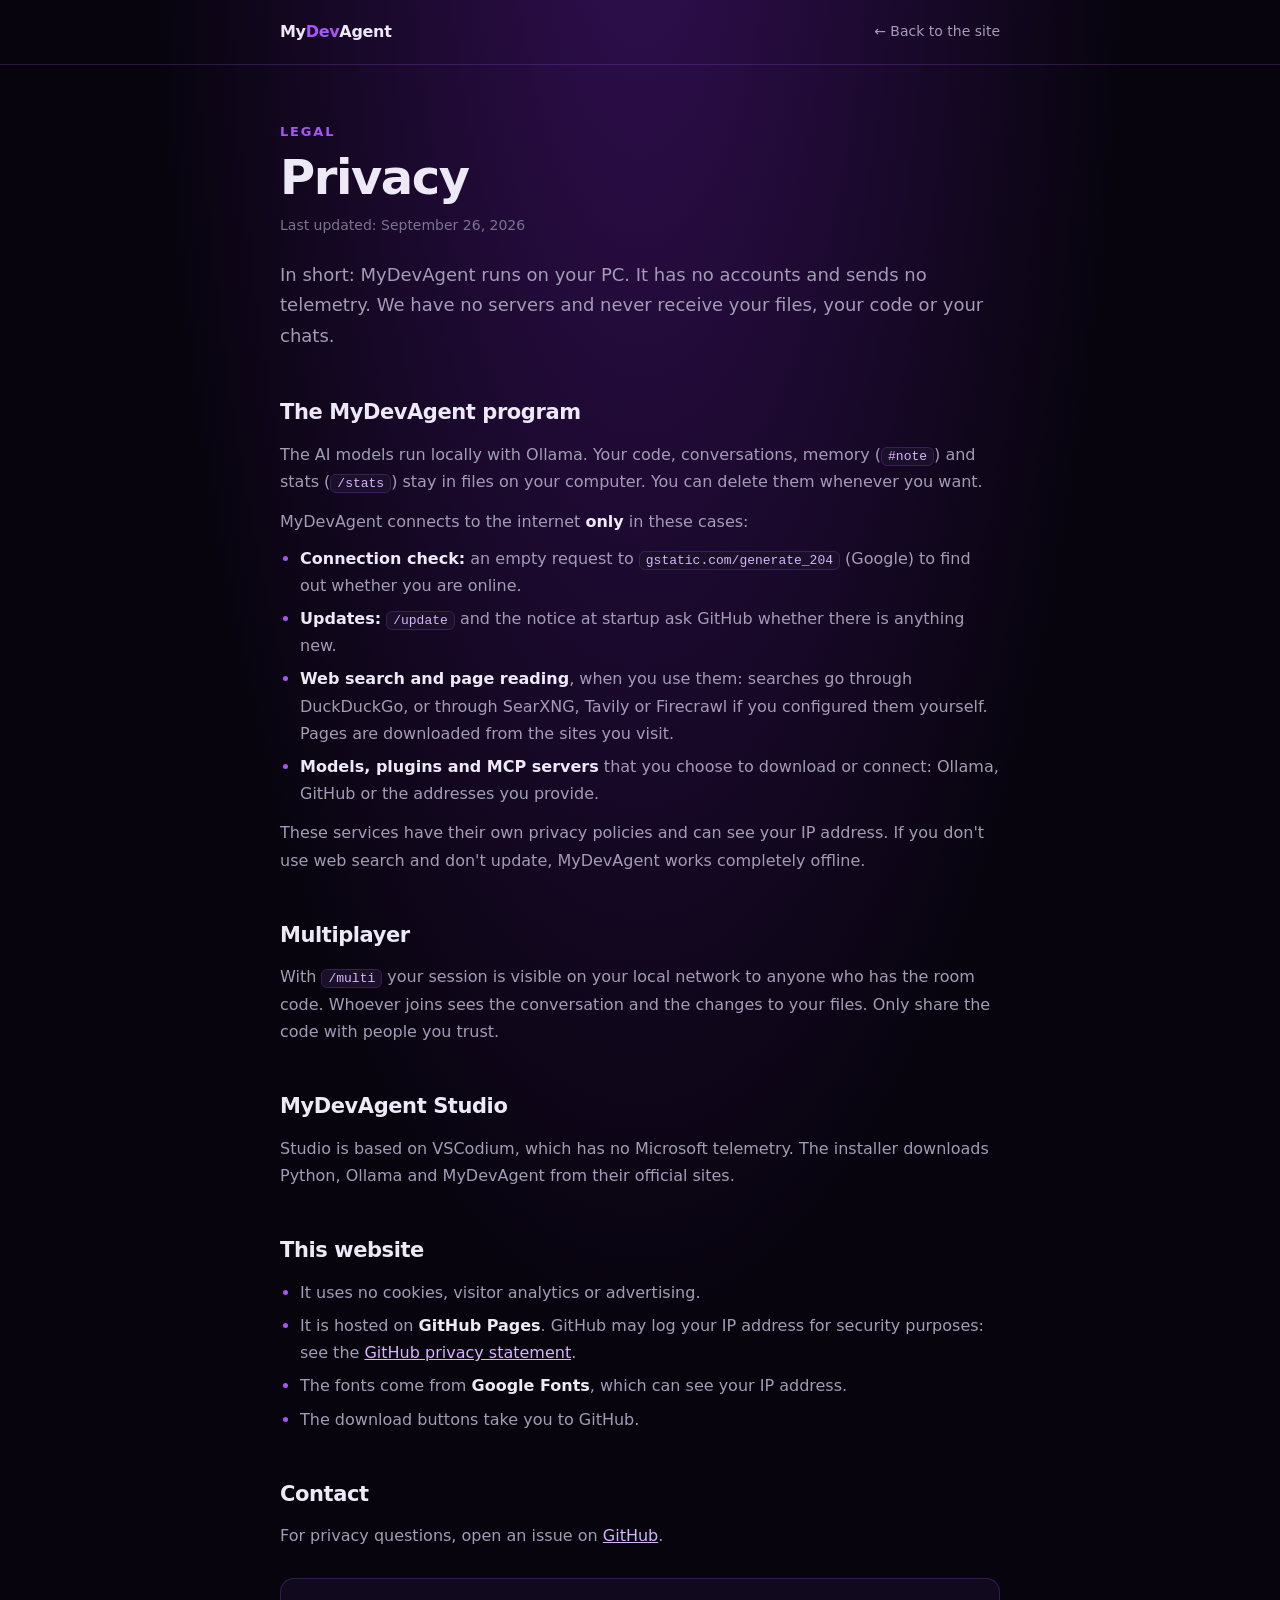
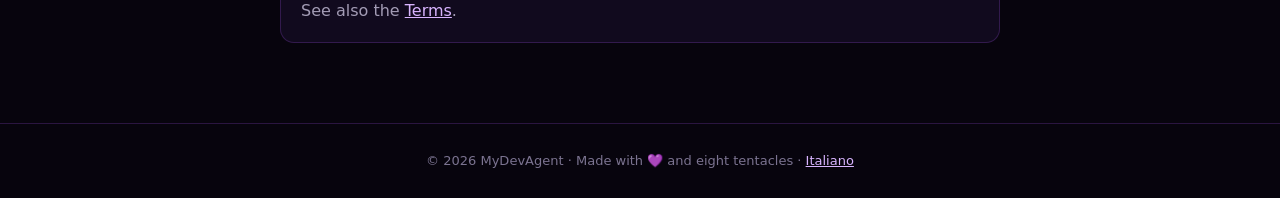
<file: en/privacy.html>
<!doctype html>
<html lang="en">
<head>
<meta charset="utf-8">
<meta name="viewport" content="width=device-width, initial-scale=1">
<title>Privacy · MyDevAgent</title>
<meta name="description" content="Privacy policy for MyDevAgent and its website: no account, no telemetry, everything on your PC.">
<meta name="theme-color" content="#07040d">
<link rel="icon" href="data:image/svg+xml,%3Csvg xmlns='http://www.w3.org/2000/svg' viewBox='0 0 14 8' shape-rendering='crispEdges'%3E%3Crect x='4' width='6' height='1' fill='%23581c87'/%3E%3Crect x='2' y='1' width='10' height='6' fill='%23a855f7'/%3E%3Crect x='4' y='3' width='2' height='2' fill='%231a0b2e'/%3E%3Crect x='8' y='3' width='2' height='2' fill='%231a0b2e'/%3E%3Crect x='1' y='7' width='12' height='1' fill='%23581c87'/%3E%3C/svg%3E">
<meta property="og:title" content="Privacy · MyDevAgent">
<meta property="og:url" content="https://mydevagent.github.io/en/privacy.html">
<meta property="og:image" content="https://mydevagent.github.io/img/og.png?v=2">
<meta name="twitter:card" content="summary_large_image">
<link rel="canonical" href="https://mydevagent.github.io/en/privacy.html">
<link rel="stylesheet" href="legal.css">
</head>
<body>
<nav><div><a class="logo" href="./">My<b>Dev</b>Agent</a><a href="./">← Back to the site</a></div></nav>
<main>
  <p class="kicker">Legal</p>
  <h1>Privacy</h1>
  <p class="date">Last updated: September 26, 2026</p>
  <p class="intro">In short: MyDevAgent runs on your PC. It has no accounts and sends no telemetry. We have no servers and never receive your files, your code or your chats.</p>

  <h2>The MyDevAgent program</h2>
  <p>The AI models run locally with Ollama. Your code, conversations, memory (<code>#note</code>) and stats (<code>/stats</code>) stay in files on your computer. You can delete them whenever you want.</p>
  <p>MyDevAgent connects to the internet <b>only</b> in these cases:</p>
  <ul>
    <li><b>Connection check:</b> an empty request to <code>gstatic.com/generate_204</code> (Google) to find out whether you are online.</li>
    <li><b>Updates:</b> <code>/update</code> and the notice at startup ask GitHub whether there is anything new.</li>
    <li><b>Web search and page reading</b>, when you use them: searches go through DuckDuckGo, or through SearXNG, Tavily or Firecrawl if you configured them yourself. Pages are downloaded from the sites you visit.</li>
    <li><b>Models, plugins and MCP servers</b> that you choose to download or connect: Ollama, GitHub or the addresses you provide.</li>
  </ul>
  <p>These services have their own privacy policies and can see your IP address. If you don't use web search and don't update, MyDevAgent works completely offline.</p>

  <h2>Multiplayer</h2>
  <p>With <code>/multi</code> your session is visible on your local network to anyone who has the room code. Whoever joins sees the conversation and the changes to your files. Only share the code with people you trust.</p>

  <h2>MyDevAgent Studio</h2>
  <p>Studio is based on VSCodium, which has no Microsoft telemetry. The installer downloads Python, Ollama and MyDevAgent from their official sites.</p>

  <h2>This website</h2>
  <ul>
    <li>It uses no cookies, visitor analytics or advertising.</li>
    <li>It is hosted on <b>GitHub Pages</b>. GitHub may log your IP address for security purposes: see the <a href="https://docs.github.com/site-policy/privacy-policies/github-general-privacy-statement" target="_blank" rel="noopener">GitHub privacy statement</a>.</li>
    <li>The fonts come from <b>Google Fonts</b>, which can see your IP address.</li>
    <li>The download buttons take you to GitHub.</li>
  </ul>

  <h2>Contact</h2>
  <p>For privacy questions, open an issue on <a href="https://github.com/giovannisantorofrancesco2011-arch/EN-MyDevAgent/issues" target="_blank" rel="noopener">GitHub</a>.</p>

  <p class="box">See also the <a href="terms.html">Terms</a>.</p>
</main>
<footer>© 2026 MyDevAgent · Made with 💜 and eight tentacles · <a href="https://mydevagent.github.io/" hreflang="it" lang="it">Italiano</a></footer>
</body>
</html>
</file>
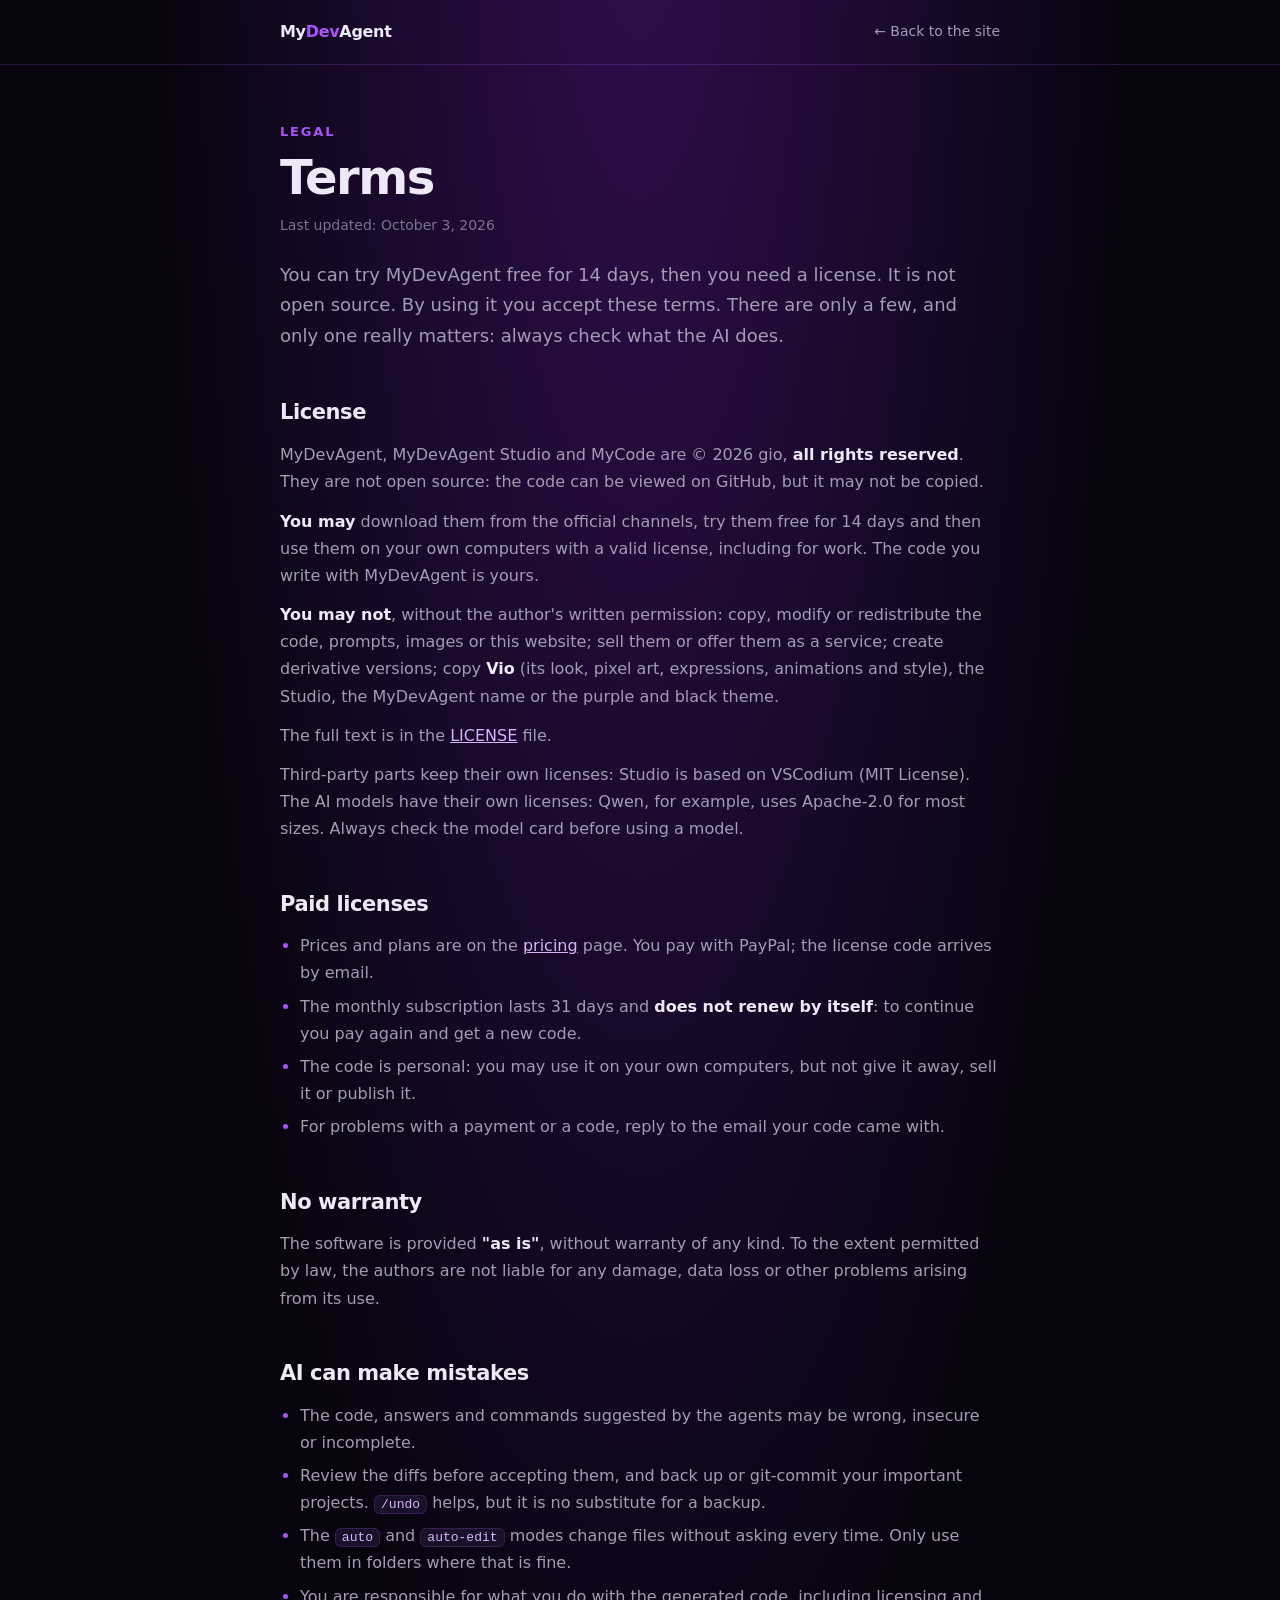
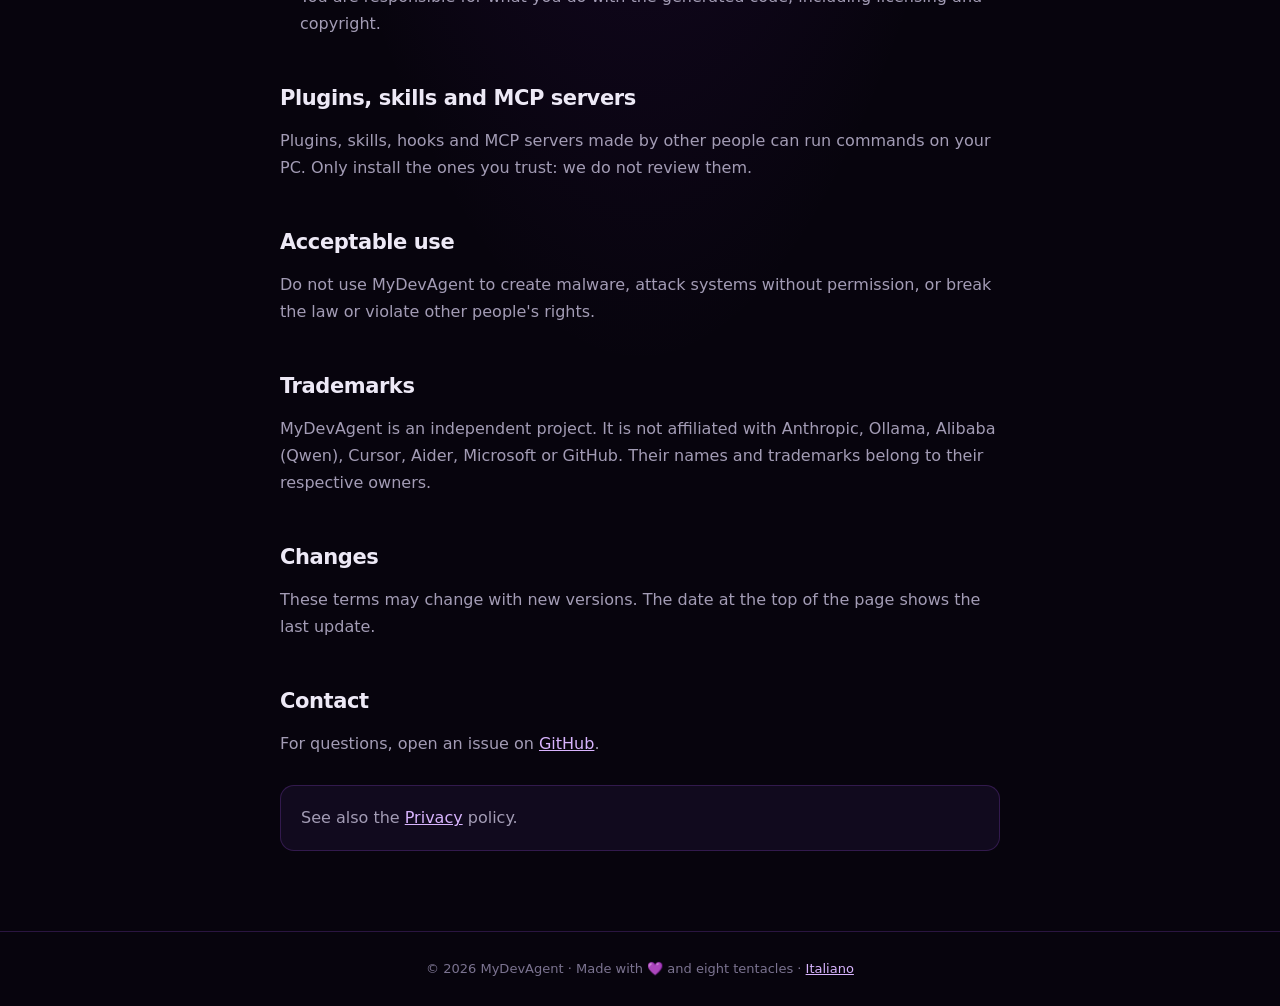
<file: en/terms.html>
<!doctype html>
<html lang="en">
<head>
<meta charset="utf-8">
<meta name="viewport" content="width=device-width, initial-scale=1">
<title>Terms · MyDevAgent</title>
<meta name="description" content="Terms of use for MyDevAgent: free trial and paid licenses, all rights reserved, provided as is.">
<meta name="theme-color" content="#07040d">
<link rel="icon" href="data:image/svg+xml,%3Csvg xmlns='http://www.w3.org/2000/svg' viewBox='0 0 14 8' shape-rendering='crispEdges'%3E%3Crect x='4' width='6' height='1' fill='%23581c87'/%3E%3Crect x='2' y='1' width='10' height='6' fill='%23a855f7'/%3E%3Crect x='4' y='3' width='2' height='2' fill='%231a0b2e'/%3E%3Crect x='8' y='3' width='2' height='2' fill='%231a0b2e'/%3E%3Crect x='1' y='7' width='12' height='1' fill='%23581c87'/%3E%3C/svg%3E">
<meta property="og:title" content="Terms · MyDevAgent">
<meta property="og:url" content="https://mydevagent.github.io/en/terms.html">
<meta property="og:image" content="https://mydevagent.github.io/img/og.png?v=2">
<meta name="twitter:card" content="summary_large_image">
<link rel="canonical" href="https://mydevagent.github.io/en/terms.html">
<link rel="stylesheet" href="legal.css">
</head>
<body>
<nav><div><a class="logo" href="./">My<b>Dev</b>Agent</a><a href="./">← Back to the site</a></div></nav>
<main>
  <p class="kicker">Legal</p>
  <h1>Terms</h1>
  <p class="date">Last updated: October 3, 2026</p>
  <p class="intro">You can try MyDevAgent free for 14 days, then you need a license. It is not open source. By using it you accept these terms. There are only a few, and only one really matters: always check what the AI does.</p>

  <h2 id="license">License</h2>
  <p>MyDevAgent, MyDevAgent Studio and MyCode are © 2026 gio, <b>all rights reserved</b>. They are not open source: the code can be viewed on GitHub, but it may not be copied.</p>
  <p><b>You may</b> download them from the official channels, try them free for 14 days and then use them on your own computers with a valid license, including for work. The code you write with MyDevAgent is yours.</p>
  <p><b>You may not</b>, without the author's written permission: copy, modify or redistribute the code, prompts, images or this website; sell them or offer them as a service; create derivative versions; copy <b>Vio</b> (its look, pixel art, expressions, animations and style), the Studio, the MyDevAgent name or the purple and black theme.</p>
  <p>The full text is in the <a href="https://github.com/giovannisantorofrancesco2011-arch/EN-MyDevAgent/blob/EN-MyDevAgent/LICENSE" target="_blank" rel="noopener">LICENSE</a> file.</p>
  <p>Third-party parts keep their own licenses: Studio is based on VSCodium (MIT License). The AI models have their own licenses: Qwen, for example, uses Apache-2.0 for most sizes. Always check the model card before using a model.</p>

  <h2 id="licenses">Paid licenses</h2>
  <ul>
    <li>Prices and plans are on the <a href="pricing.html">pricing</a> page. You pay with PayPal; the license code arrives by email.</li>
    <li>The monthly subscription lasts 31 days and <b>does not renew by itself</b>: to continue you pay again and get a new code.</li>
    <li>The code is personal: you may use it on your own computers, but not give it away, sell it or publish it.</li>
    <li>For problems with a payment or a code, reply to the email your code came with.</li>
  </ul>

  <h2>No warranty</h2>
  <p>The software is provided <b>"as is"</b>, without warranty of any kind. To the extent permitted by law, the authors are not liable for any damage, data loss or other problems arising from its use.</p>

  <h2>AI can make mistakes</h2>
  <ul>
    <li>The code, answers and commands suggested by the agents may be wrong, insecure or incomplete.</li>
    <li>Review the diffs before accepting them, and back up or git-commit your important projects. <code>/undo</code> helps, but it is no substitute for a backup.</li>
    <li>The <code>auto</code> and <code>auto-edit</code> modes change files without asking every time. Only use them in folders where that is fine.</li>
    <li>You are responsible for what you do with the generated code, including licensing and copyright.</li>
  </ul>

  <h2>Plugins, skills and MCP servers</h2>
  <p>Plugins, skills, hooks and MCP servers made by other people can run commands on your PC. Only install the ones you trust: we do not review them.</p>

  <h2>Acceptable use</h2>
  <p>Do not use MyDevAgent to create malware, attack systems without permission, or break the law or violate other people's rights.</p>

  <h2>Trademarks</h2>
  <p>MyDevAgent is an independent project. It is not affiliated with Anthropic, Ollama, Alibaba (Qwen), Cursor, Aider, Microsoft or GitHub. Their names and trademarks belong to their respective owners.</p>

  <h2>Changes</h2>
  <p>These terms may change with new versions. The date at the top of the page shows the last update.</p>

  <h2>Contact</h2>
  <p>For questions, open an issue on <a href="https://github.com/giovannisantorofrancesco2011-arch/EN-MyDevAgent/issues" target="_blank" rel="noopener">GitHub</a>.</p>

  <p class="box">See also the <a href="privacy.html">Privacy</a> policy.</p>
</main>
<footer>© 2026 MyDevAgent · Made with 💜 and eight tentacles · <a href="https://mydevagent.github.io/" hreflang="it" lang="it">Italiano</a></footer>
</body>
</html>
</file>
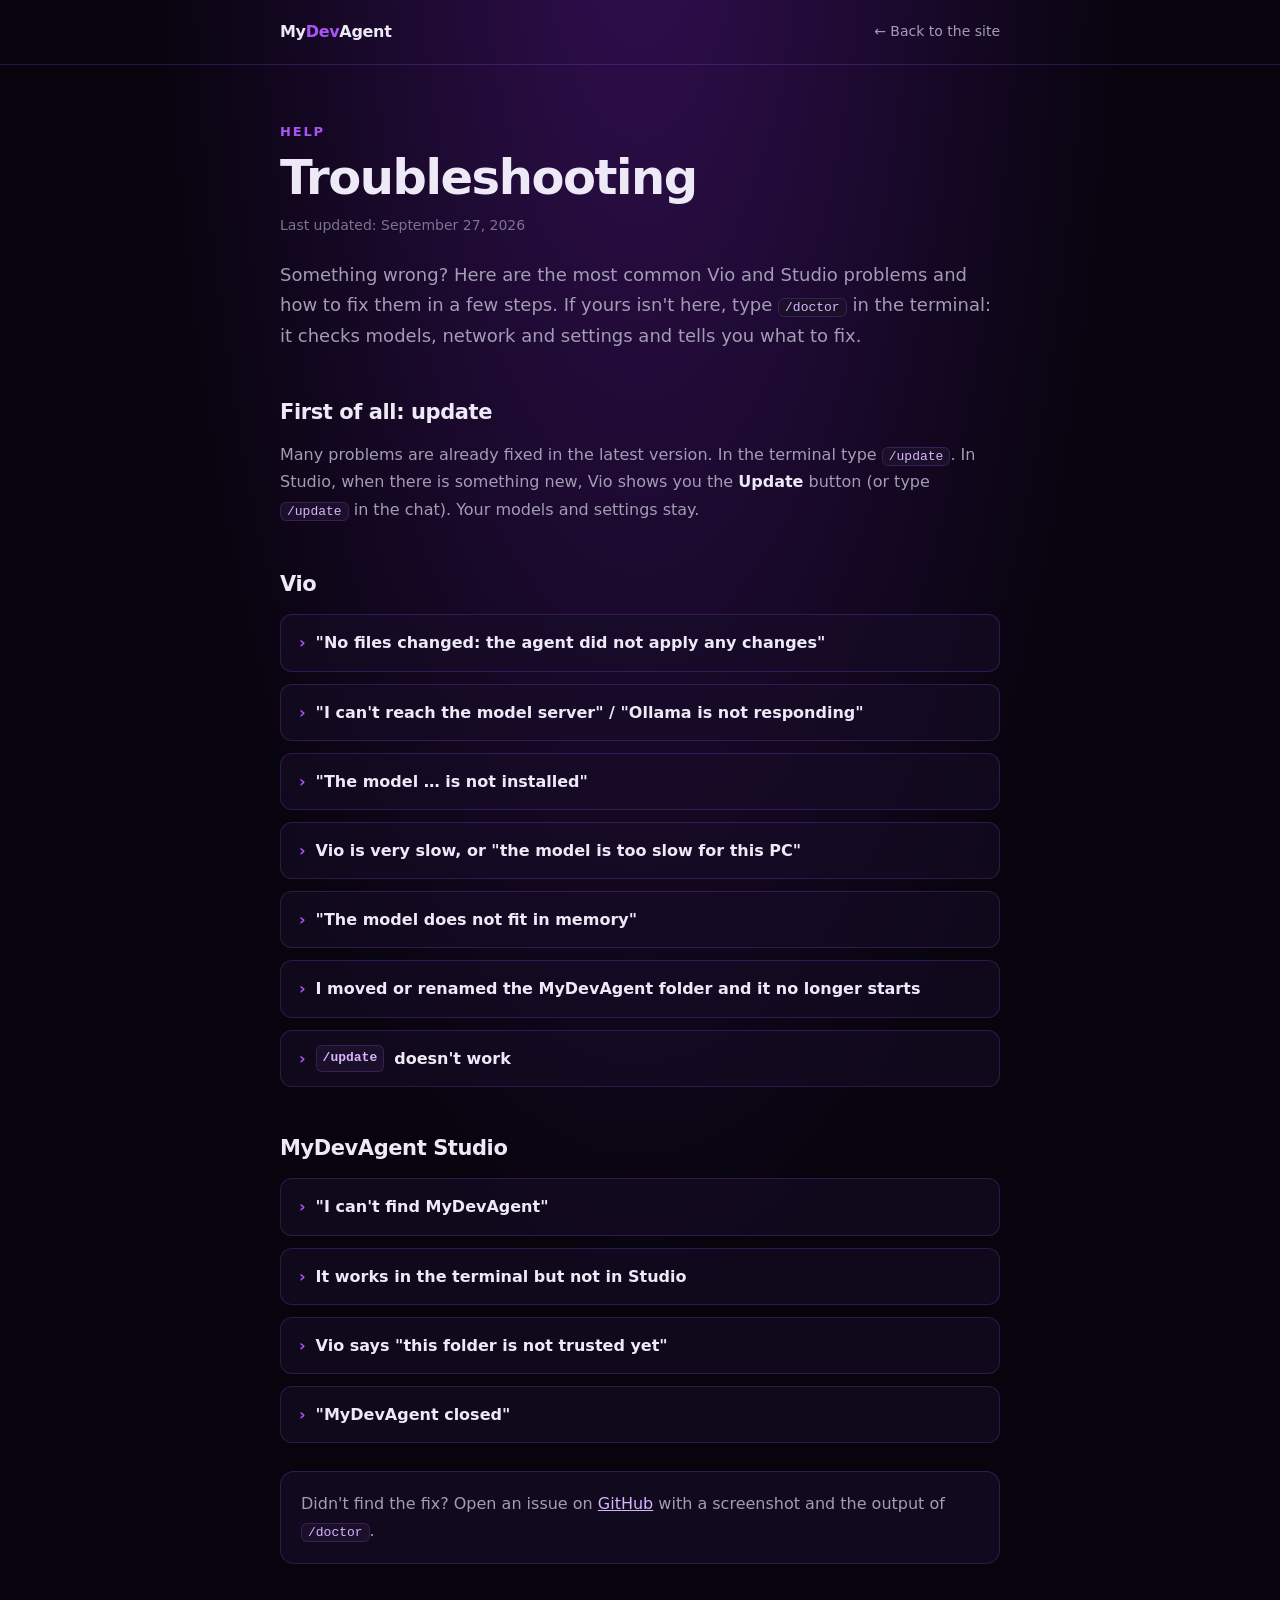
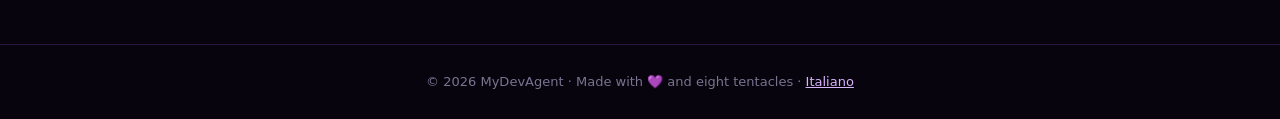
<file: en/troubleshooting.html>
<!doctype html>
<html lang="en">
<head>
<meta charset="utf-8">
<meta name="viewport" content="width=device-width, initial-scale=1">
<title>Troubleshooting · MyDevAgent</title>
<meta name="description" content="Fixes for the most common MyDevAgent and Studio problems: files not changed, Ollama not running, missing models, updates.">
<meta name="theme-color" content="#07040d">
<link rel="icon" href="data:image/svg+xml,%3Csvg xmlns='http://www.w3.org/2000/svg' viewBox='0 0 14 8' shape-rendering='crispEdges'%3E%3Crect x='4' width='6' height='1' fill='%23581c87'/%3E%3Crect x='2' y='1' width='10' height='6' fill='%23a855f7'/%3E%3Crect x='4' y='3' width='2' height='2' fill='%231a0b2e'/%3E%3Crect x='8' y='3' width='2' height='2' fill='%231a0b2e'/%3E%3Crect x='1' y='7' width='12' height='1' fill='%23581c87'/%3E%3C/svg%3E">
<meta property="og:title" content="Troubleshooting · MyDevAgent">
<meta property="og:url" content="https://mydevagent.github.io/en/privacy.html">
<meta property="og:image" content="https://mydevagent.github.io/img/og.png?v=2">
<meta name="twitter:card" content="summary_large_image">
<link rel="canonical" href="https://mydevagent.github.io/en/privacy.html">
<link rel="stylesheet" href="legal.css">
</head>
<body>
<nav><div><a class="logo" href="./">My<b>Dev</b>Agent</a><a href="./">← Back to the site</a></div></nav>
<main>
  <p class="kicker">Help</p>
  <h1>Troubleshooting</h1>
  <p class="date">Last updated: September 27, 2026</p>
  <p class="intro">Something wrong? Here are the most common Vio and Studio problems and how to fix them in a few steps. If yours isn't here, type <code>/doctor</code> in the terminal: it checks models, network and settings and tells you what to fix.</p>

  <h2 id="update-first">First of all: update</h2>
  <p>Many problems are already fixed in the latest version. In the terminal type <code>/update</code>. In Studio, when there is something new, Vio shows you the <b>Update</b> button (or type <code>/update</code> in the chat). Your models and settings stay.</p>

  <h2 id="vio">Vio</h2>
  <details id="no-files">
    <summary>"No files changed: the agent did not apply any changes"</summary>
    <p>Vio answered but didn't write any file. Try these, in order:</p>
    <ul>
      <li><b>Update</b> MyDevAgent. Until September 27, 2026, with Ollama, long requests were cut off and Vio no longer saw what you asked. It happened mostly in Studio.</li>
      <li>Type <code>/context</code>: if the bar is almost full, type <code>/compact</code> to summarize the conversation, or <code>/clear</code> to start over.</li>
      <li>Be precise and name the file: "create <code>index.html</code> with…" works better than "make me a website".</li>
      <li>Check the permissions: in <b>plan</b> mode Vio reads and proposes, but doesn't change anything. Press <b>Shift+Tab</b> to switch.</li>
      <li>Small models (3B or less) sometimes don't use tools well: if your graphics card allows it, use a bigger profile.</li>
    </ul>
  </details>
  <details id="ollama">
    <summary>"I can't reach the model server" / "Ollama is not responding"</summary>
    <p>Ollama is the program that runs the models on your PC. Open it from the Start menu (on a Mac from Applications), or run <code>ollama serve</code> in another terminal. Then try again. In Studio there's the <b>Start Ollama</b> button.</p>
  </details>
  <details id="model">
    <summary>"The model … is not installed"</summary>
    <p>Download it with <code>/pull model-name</code> (for example <code>/pull qwen2.5-coder:7b</code>). In Studio just press <b>Download the models</b>. <code>/models</code> shows the ones you already have.</p>
  </details>
  <details id="slow">
    <summary>Vio is very slow, or "the model is too slow for this PC"</summary>
    <ul>
      <li>Use <code>/fast</code> for simple requests: one agent works instead of a team.</li>
      <li>Pick a profile that fits your graphics card: <code>cpu</code> if you don't have one, <code>gpu8</code> for 8 GB, and so on.</li>
      <li>Close heavy programs (games, other models): Vio needs the graphics card's memory.</li>
    </ul>
  </details>
  <details id="memory">
    <summary>"The model does not fit in memory"</summary>
    <p>The model is too big for your RAM or graphics card. Close other programs, or use a smaller profile (<code>mydevagent -p cpu</code> or <code>-p gpu8</code>).</p>
  </details>
  <details id="moved">
    <summary>I moved or renamed the MyDevAgent folder and it no longer starts</summary>
    <p>Start it with <code>run.bat</code>: it notices the folder changed and repairs itself. If that's not enough, delete the <code>.venv</code> folder inside MyDevAgent and run <code>run.bat</code> again: it reinstalls everything (once).</p>
  </details>
  <details id="update">
    <summary><code>/update</code> doesn't work</summary>
    <ul>
      <li>"not a git copy": you downloaded MyDevAgent as a zip. Follow "Updating" in the README to connect it to GitHub, or download it again with git.</li>
      <li>"you have local changes": you changed files inside the MyDevAgent folder. Run <code>git stash</code> in that folder and try again.</li>
      <li>"GitHub is not responding": check your connection and try again in a bit.</li>
    </ul>
  </details>

  <h2 id="studio">MyDevAgent Studio</h2>
  <details id="not-found">
    <summary>"I can't find MyDevAgent"</summary>
    <p>Studio looks for MyDevAgent on the Desktop, in Documents and in your user folder. If you put it somewhere else, press <b>I already have it: choose the folder</b> and pick the one with <code>.venv</code> inside. If you don't have it yet, press <b>Install MyDevAgent</b>: it downloads Python, Ollama, MyDevAgent and the models.</p>
  </details>
  <details id="copy">
    <summary>It works in the terminal but not in Studio</summary>
    <p>At startup Vio writes in the chat which MyDevAgent it is using (folder and version). If it's a different copy from the one you use in the terminal, pick the right one with the <b>MyDevAgent: Path</b> setting, or update that copy with the <b>Update</b> button.</p>
  </details>
  <details id="trust">
    <summary>Vio says "this folder is not trusted yet"</summary>
    <p>Studio opens new folders in restricted mode: until you trust it, Vio doesn't read, change or run anything. Press <b>I trust this folder</b> if the project is yours or comes from someone you trust.</p>
  </details>
  <details id="closed">
    <summary>"MyDevAgent closed"</summary>
    <p>Press <b>Restart</b>. If it happens again, press <b>Show the log</b>: the last lines say what happened. Often updating MyDevAgent or starting Ollama is enough.</p>
  </details>

  <p class="box">Didn't find the fix? Open an issue on <a href="https://github.com/giovannisantorofrancesco2011-arch/EN-MyDevAgent/issues" target="_blank" rel="noopener">GitHub</a> with a screenshot and the output of <code>/doctor</code>.</p>
</main>
<footer>© 2026 MyDevAgent · Made with 💜 and eight tentacles · <a href="https://mydevagent.github.io/" hreflang="it" lang="it">Italiano</a></footer>
</body>
</html>
</file>
<file: legal.css>
:root { --bg: #07040d; --line: rgba(168, 85, 247, .22); --purple: #a855f7; --lilac: #d8b4fe; --text: #ede9f6; --muted: #a39cb5; --dim: #7b7390; }
* { box-sizing: border-box; margin: 0; padding: 0; }
body { background: radial-gradient(ellipse at 50% -10%, rgba(126,34,206,.35), transparent 55%), var(--bg); color: var(--text); font-family: Inter, system-ui, sans-serif; line-height: 1.7; }
a { color: var(--lilac); }
:focus-visible { outline: 2px solid var(--lilac); outline-offset: 3px; border-radius: 4px; }
nav { border-bottom: 1px solid var(--line); }
nav div, main { max-width: 760px; margin: 0 auto; padding: 0 20px; }
nav div { display: flex; justify-content: space-between; align-items: center; height: 64px; }
nav .logo { font-weight: 800; color: var(--text); text-decoration: none; letter-spacing: -.02em; }
nav .logo b { color: var(--purple); }
nav div > a:last-child { font-size: 14px; color: var(--muted); text-decoration: none; }
main { padding-top: 56px; padding-bottom: 80px; }
.kicker { color: var(--purple); font-size: 13px; font-weight: 600; letter-spacing: .14em; text-transform: uppercase; }
h1 { font-size: clamp(34px, 6vw, 48px); letter-spacing: -.03em; line-height: 1.1; margin: 8px 0 10px; }
.date { color: var(--dim); font-size: 14px; }
.intro { margin-top: 22px; font-size: 18px; color: var(--muted); }
h2 { font-size: 21px; letter-spacing: -.02em; margin: 44px 0 10px; scroll-margin-top: 20px; }
p, li { color: var(--muted); }
p + p, ul + p { margin-top: 12px; }
ul { margin: 10px 0 0 20px; display: grid; gap: 6px; }
li::marker { color: var(--purple); }
b { color: var(--text); font-weight: 600; }
code { font-family: "JetBrains Mono", ui-monospace, monospace; font-size: 13px; background: #1a1029; border: 1px solid var(--line); padding: 1px 6px; border-radius: 6px; color: var(--lilac); }
.box { margin-top: 28px; padding: 18px 20px; border-radius: 14px; border: 1px solid var(--line); background: rgba(24, 14, 40, .65); }
footer { border-top: 1px solid var(--line); padding: 26px 20px; text-align: center; font-size: 13px; color: var(--dim); }
details { margin-top: 12px; border: 1px solid var(--line); border-radius: 12px; background: rgba(24, 14, 40, .55); }
details[open] { border-color: rgba(168, 85, 247, .5); }
summary { cursor: pointer; padding: 14px 18px; font-weight: 600; color: var(--text); list-style: none; display: flex; gap: 10px; }
summary::-webkit-details-marker { display: none; }
summary::before { content: "›"; color: var(--purple); font-weight: 800; transition: transform .15s; }
details[open] summary::before { transform: rotate(90deg); }
details > p, details > ul { margin: 0 18px 16px; }
details > ul { margin-left: 38px; }
</file>
<file: en/legal.css>
:root { --bg: #07040d; --line: rgba(168, 85, 247, .22); --purple: #a855f7; --lilac: #d8b4fe; --text: #ede9f6; --muted: #a39cb5; --dim: #7b7390; }
* { box-sizing: border-box; margin: 0; padding: 0; }
body { background: radial-gradient(ellipse at 50% -10%, rgba(126,34,206,.35), transparent 55%), var(--bg); color: var(--text); font-family: Inter, system-ui, sans-serif; line-height: 1.7; }
a { color: var(--lilac); }
:focus-visible { outline: 2px solid var(--lilac); outline-offset: 3px; border-radius: 4px; }
nav { border-bottom: 1px solid var(--line); }
nav div, main { max-width: 760px; margin: 0 auto; padding: 0 20px; }
nav div { display: flex; justify-content: space-between; align-items: center; height: 64px; }
nav .logo { font-weight: 800; color: var(--text); text-decoration: none; letter-spacing: -.02em; }
nav .logo b { color: var(--purple); }
nav div > a:last-child { font-size: 14px; color: var(--muted); text-decoration: none; }
main { padding-top: 56px; padding-bottom: 80px; }
.kicker { color: var(--purple); font-size: 13px; font-weight: 600; letter-spacing: .14em; text-transform: uppercase; }
h1 { font-size: clamp(34px, 6vw, 48px); letter-spacing: -.03em; line-height: 1.1; margin: 8px 0 10px; }
.date { color: var(--dim); font-size: 14px; }
.intro { margin-top: 22px; font-size: 18px; color: var(--muted); }
h2 { font-size: 21px; letter-spacing: -.02em; margin: 44px 0 10px; scroll-margin-top: 20px; }
p, li { color: var(--muted); }
p + p, ul + p { margin-top: 12px; }
ul { margin: 10px 0 0 20px; display: grid; gap: 6px; }
li::marker { color: var(--purple); }
b { color: var(--text); font-weight: 600; }
code { font-family: "JetBrains Mono", ui-monospace, monospace; font-size: 13px; background: #1a1029; border: 1px solid var(--line); padding: 1px 6px; border-radius: 6px; color: var(--lilac); }
.box { margin-top: 28px; padding: 18px 20px; border-radius: 14px; border: 1px solid var(--line); background: rgba(24, 14, 40, .65); }
footer { border-top: 1px solid var(--line); padding: 26px 20px; text-align: center; font-size: 13px; color: var(--dim); }
details { margin-top: 12px; border: 1px solid var(--line); border-radius: 12px; background: rgba(24, 14, 40, .55); }
details[open] { border-color: rgba(168, 85, 247, .5); }
summary { cursor: pointer; padding: 14px 18px; font-weight: 600; color: var(--text); list-style: none; display: flex; gap: 10px; }
summary::-webkit-details-marker { display: none; }
summary::before { content: "›"; color: var(--purple); font-weight: 800; transition: transform .15s; }
details[open] summary::before { transform: rotate(90deg); }
details > p, details > ul { margin: 0 18px 16px; }
details > ul { margin-left: 38px; }
</file>
